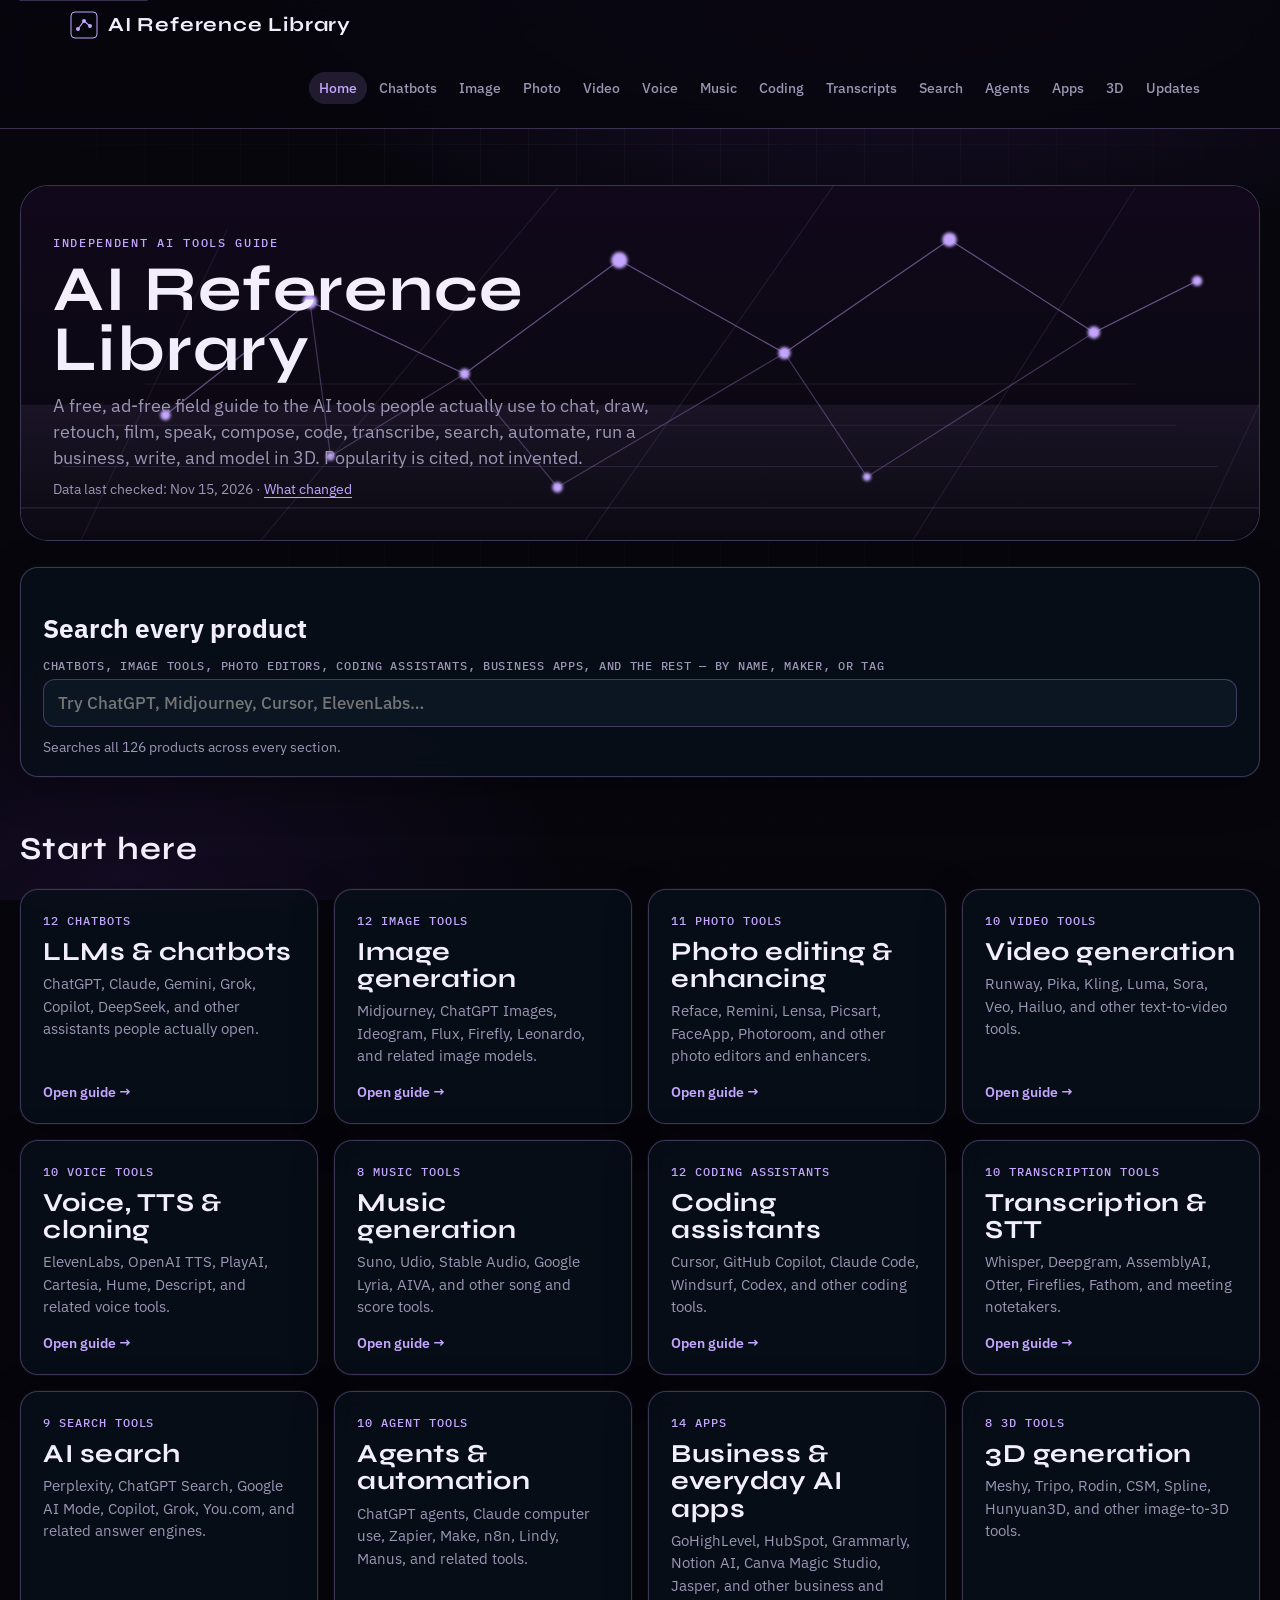
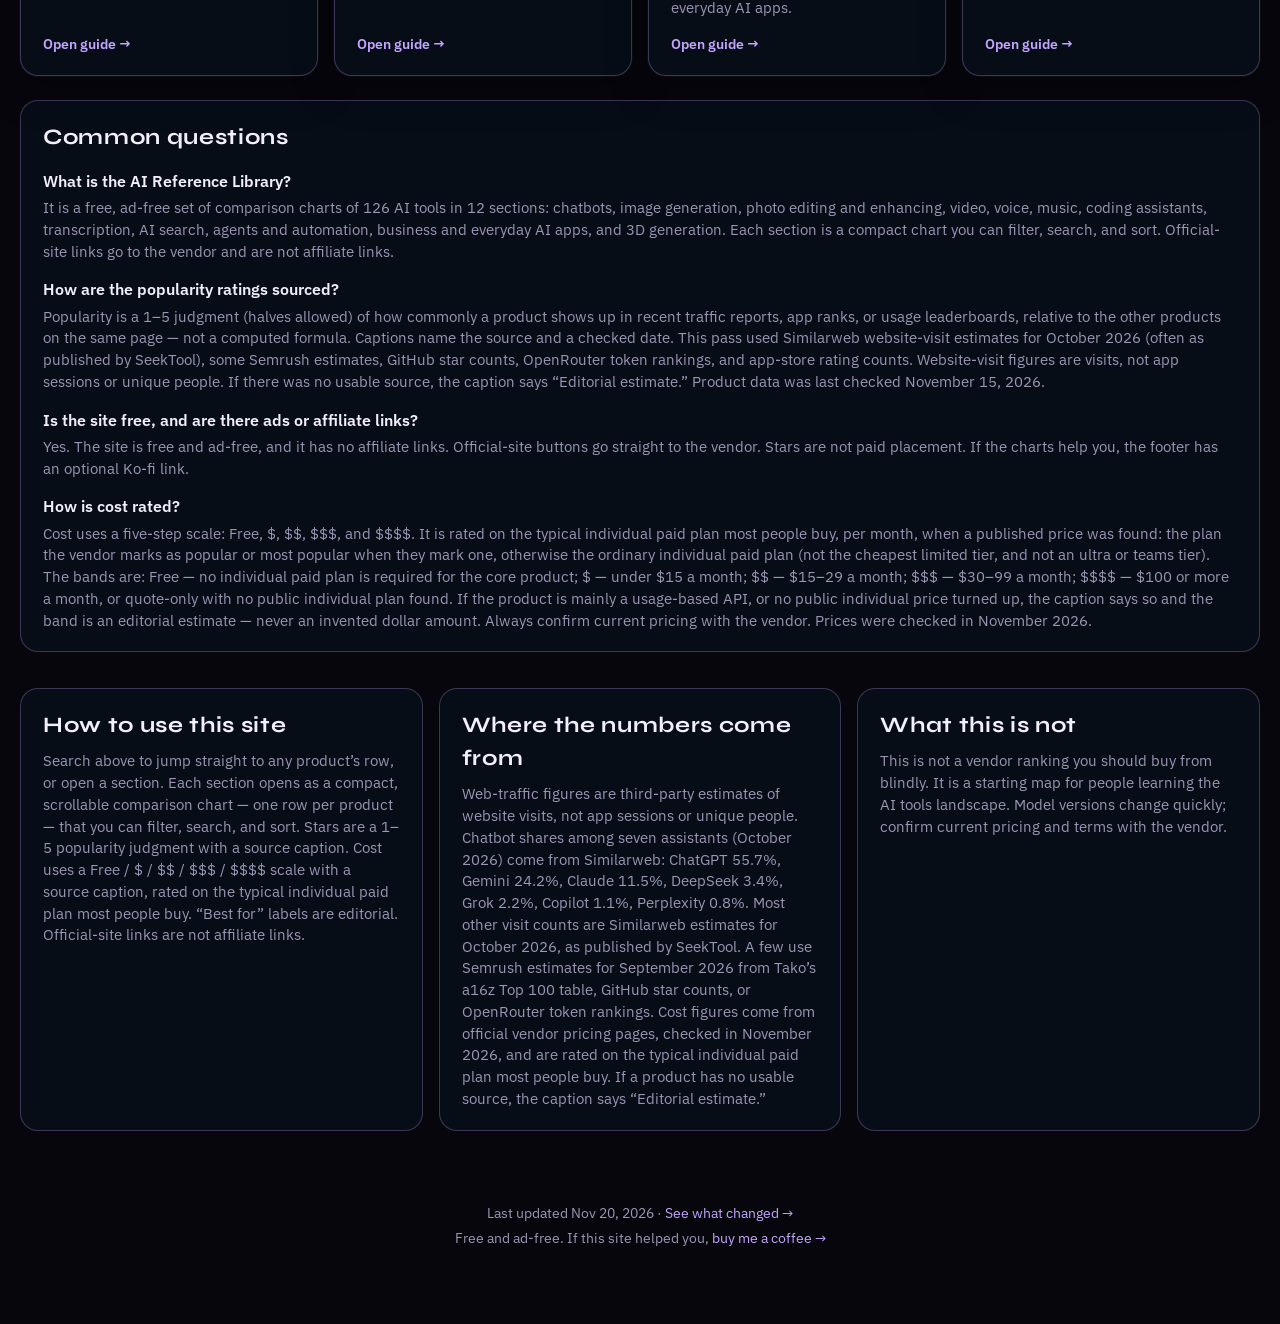
<file: index.html>
<!doctype html>
<html lang="en">
<head>
<meta charset="utf-8">
<meta name="viewport" content="width=device-width,initial-scale=1,viewport-fit=cover">
<title>AI Reference Library — free AI tools comparison charts</title>
<meta name="description" content="Free, ad-free comparison charts of 126 AI tools across 12 sections, with cited popularity and cost ratings. No ads and no affiliate links.">
<link rel="canonical" href="https://aitoolchart.net/">
<meta property="og:type" content="website">
<meta property="og:site_name" content="AI Reference Library">
<meta property="og:title" content="AI Reference Library — free AI tools comparison charts">
<meta property="og:description" content="Free, ad-free comparison charts of 126 AI tools across 12 sections, with cited popularity and cost ratings. No ads and no affiliate links.">
<meta property="og:url" content="https://aitoolchart.net/">
<meta property="og:image" content="https://aitoolchart.net/og-image.png">
<meta property="og:image:width" content="1200">
<meta property="og:image:height" content="630">
<meta property="og:image:alt" content="AI Reference Library: a dark grid and connected nodes">
<meta name="twitter:card" content="summary_large_image">
<meta name="twitter:title" content="AI Reference Library — free AI tools comparison charts">
<meta name="twitter:description" content="Free, ad-free comparison charts of 126 AI tools across 12 sections, with cited popularity and cost ratings. No ads and no affiliate links.">
<meta name="twitter:image" content="https://aitoolchart.net/og-image.png">
<meta name="twitter:image:alt" content="AI Reference Library: a dark grid and connected nodes">
<link rel="alternate" type="text/plain" title="LLM summary" href="https://aitoolchart.net/llms.txt">
<link rel="icon" href="favicon.ico" sizes="any">
<link rel="icon" href="favicon.svg" type="image/svg+xml">
<link rel="apple-touch-icon" href="apple-touch-icon.png">
<link rel="preconnect" href="https://fonts.googleapis.com">
<link rel="preconnect" href="https://fonts.gstatic.com" crossorigin>
<link rel="stylesheet" href="https://fonts.googleapis.com/css2?family=IBM+Plex+Mono:wght@400;500&family=IBM+Plex+Sans:wght@400;500;600;700&family=Syne:wght@600;700;800&display=swap">
<link rel="stylesheet" href="theme.css?v=20261120a">
<script type="application/ld+json">{"@context": "https://schema.org", "@type": "WebSite", "name": "AI Reference Library", "url": "https://aitoolchart.net/", "description": "Free, ad-free comparison charts of 126 AI tools across 12 sections, with cited popularity and cost ratings. No ads and no affiliate links.", "inLanguage": "en-US", "publisher": {"@type": "Person", "name": "Marcus Travis", "url": "https://ko-fi.com/marcustravis"}}</script>
<script type="application/ld+json">{"@context": "https://schema.org", "@type": "Organization", "name": "AI Reference Library", "url": "https://aitoolchart.net/", "logo": "https://aitoolchart.net/og-image.png", "founder": {"@type": "Person", "name": "Marcus Travis", "url": "https://ko-fi.com/marcustravis"}, "sameAs": ["https://ko-fi.com/marcustravis", "https://github.com/MarcusTravis/ai-reference"]}</script>
<script type="application/ld+json">{"@context": "https://schema.org", "@type": "FAQPage", "mainEntity": [{"@type": "Question", "name": "What is the AI Reference Library?", "acceptedAnswer": {"@type": "Answer", "text": "It is a free, ad-free set of comparison charts of 126 AI tools in 12 sections: chatbots, image generation, photo editing and enhancing, video, voice, music, coding assistants, transcription, AI search, agents and automation, business and everyday AI apps, and 3D generation. Each section is a compact chart you can filter, search, and sort. Official-site links go to the vendor and are not affiliate links."}}, {"@type": "Question", "name": "How are the popularity ratings sourced?", "acceptedAnswer": {"@type": "Answer", "text": "Popularity is a 1–5 judgment (halves allowed) of how commonly a product shows up in recent traffic reports, app ranks, or usage leaderboards, relative to the other products on the same page — not a computed formula. Captions name the source and a checked date. This pass used Similarweb website-visit estimates for October 2026 (often as published by SeekTool), some Semrush estimates, GitHub star counts, OpenRouter token rankings, and app-store rating counts. Website-visit figures are visits, not app sessions or unique people. If there was no usable source, the caption says “Editorial estimate.” Product data was last checked November 15, 2026."}}, {"@type": "Question", "name": "Is the site free, and are there ads or affiliate links?", "acceptedAnswer": {"@type": "Answer", "text": "Yes. The site is free and ad-free, and it has no affiliate links. Official-site buttons go straight to the vendor. Stars are not paid placement. If the charts help you, the footer has an optional Ko-fi link."}}, {"@type": "Question", "name": "How is cost rated?", "acceptedAnswer": {"@type": "Answer", "text": "Cost uses a five-step scale: Free, $, $$, $$$, and $$$$. It is rated on the typical individual paid plan most people buy, per month, when a published price was found: the plan the vendor marks as popular or most popular when they mark one, otherwise the ordinary individual paid plan (not the cheapest limited tier, and not an ultra or teams tier). The bands are: Free — no individual paid plan is required for the core product; $ — under $15 a month; $$ — $15–29 a month; $$$ — $30–99 a month; $$$$ — $100 or more a month, or quote-only with no public individual plan found. If the product is mainly a usage-based API, or no public individual price turned up, the caption says so and the band is an editorial estimate — never an invented dollar amount. Always confirm current pricing with the vendor. Prices were checked in November 2026."}}]}</script>
</head>
<body>
<div class="page-bg"></div>
<a class="skip" href="#main">Skip to content</a>
<nav class="topnav" aria-label="Primary">
  <div class="inner">
    <a class="brand" href="index.html">
      <svg width="28" height="28" viewBox="0 0 28 28" aria-hidden="true">
        <rect x="1" y="1" width="26" height="26" rx="4" fill="none" stroke="#c4a6ff" stroke-width="1"/>
        <circle cx="8" cy="18" r="2" fill="#c4a6ff"/>
        <circle cx="14" cy="10" r="2" fill="#c4a6ff"/>
        <circle cx="20" cy="15" r="2" fill="#c4a6ff"/>
        <path d="M8 18 L14 10 L20 15" fill="none" stroke="#c4a6ff" stroke-width="1.2"/>
      </svg>
      AI Reference Library
    </a>
    <ul class="nav-links"><li><a href="index.html" aria-current="page">Home</a></li><li><a href="chatbots.html">Chatbots</a></li><li><a href="image.html">Image</a></li><li><a href="photo.html">Photo</a></li><li><a href="video.html">Video</a></li><li><a href="voice.html">Voice</a></li><li><a href="music.html">Music</a></li><li><a href="coding.html">Coding</a></li><li><a href="transcription.html">Transcripts</a></li><li><a href="search.html">Search</a></li><li><a href="agents.html">Agents</a></li><li><a href="apps.html">Apps</a></li><li><a href="gen3d.html">3D</a></li><li><a href="updates.html">Updates</a></li></ul>
  </div>
</nav>
<div class="wrap chart-wrap" id="main">
<header class="hero">
  <div class="hero-art"><svg class="hero-svg" viewBox="0 0 1200 420" preserveAspectRatio="xMidYMid slice" aria-hidden="true">
  <defs>
    <linearGradient id="sky" x1="0" y1="0" x2="0" y2="1">
      <stop offset="0%" stop-color="#12081c"/>
      <stop offset="55%" stop-color="#0c0814"/>
      <stop offset="100%" stop-color="#07060d"/>
    </linearGradient>
    <linearGradient id="glow" x1="0" y1="1" x2="0" y2="0">
      <stop offset="0%" stop-color="#c4a6ff" stop-opacity="0.0"/>
      <stop offset="100%" stop-color="#c4a6ff" stop-opacity="0.35"/>
    </linearGradient>
    <filter id="soft"><feGaussianBlur stdDeviation="1.4"/></filter>
  </defs>
  <rect width="1200" height="420" fill="url(#sky)"/>
  <g stroke="#c4a6ff" stroke-opacity="0.16" fill="none" stroke-width="1">
    <path d="M-40,390 L1240,390"/>
    <path d="M0,350 L1200,350" stroke-opacity="0.14"/>
    <path d="M40,310 L1160,310" stroke-opacity="0.12"/>
    <path d="M80,270 L1120,270" stroke-opacity="0.10"/>
    <path d="M120,230 L1080,230" stroke-opacity="0.08"/>
    <path d="M200,80 L40,420" stroke-opacity="0.10"/>
    <path d="M520,40 L200,420" stroke-opacity="0.11"/>
    <path d="M800,20 L520,420" stroke-opacity="0.12"/>
    <path d="M1080,40 L840,420" stroke-opacity="0.11"/>
    <path d="M1280,80 L1120,420" stroke-opacity="0.10"/>
  </g>
  <g fill="none" stroke="#c4a6ff" stroke-opacity="0.45" stroke-width="1.2">
    <path d="M140,260 L280,150 L430,220 L580,110 L740,200 L900,90 L1040,180 L1140,130"/>
    <path d="M280,150 L300,300 L430,220 L520,330 L740,200 L820,320 L1040,180" stroke-opacity="0.28"/>
  </g>
  <g fill="#c4a6ff" filter="url(#soft)">
    <circle cx="140" cy="260" r="5"/>
    <circle cx="280" cy="150" r="7"/>
    <circle cx="430" cy="220" r="5"/>
    <circle cx="580" cy="110" r="8"/>
    <circle cx="740" cy="200" r="6"/>
    <circle cx="900" cy="90" r="7"/>
    <circle cx="1040" cy="180" r="6"/>
    <circle cx="1140" cy="130" r="5"/>
    <circle cx="300" cy="300" r="4"/>
    <circle cx="520" cy="330" r="5"/>
    <circle cx="820" cy="320" r="4"/>
  </g>
  <rect x="0" y="250" width="1200" height="170" fill="url(#glow)" opacity="0.22"/>
</svg>
</div>
  <div class="hero-copy">
    <span class="eyebrow">Independent AI tools guide</span>
    <h1>AI Reference Library</h1>
    <p class="lede">A free, ad-free field guide to the AI tools people actually use to chat, draw, retouch, film, speak, compose, code, transcribe, search, automate, run a business, write, and model in 3D. Popularity is cited, not invented.</p>
    <p class="checked">Data last checked: <time datetime="2026-11-15">Nov 15, 2026</time> · <a href="updates.html">What changed</a></p>
  </div>
</header>
  <section class="site-search" role="search" aria-labelledby="site-search-h">
    <h2 id="site-search-h">Search every product</h2>
    <label for="site-search">Chatbots, image tools, photo editors, coding assistants, business apps, and the rest — by name, maker, or tag</label>
    <input type="search" id="site-search" placeholder="Try ChatGPT, Midjourney, Cursor, ElevenLabs…" autocomplete="off" spellcheck="false" aria-describedby="site-status" aria-controls="site-results">
    <p class="sr-status" id="site-status" aria-live="polite">Searches all 126 products across every section.</p>
    <ul class="sr-list" id="site-results" hidden></ul>
  </section>
  <section class="grp">
    <h2>Start here</h2>
    <div class="grid"><a class="card" href="chatbots.html"><span class="cnt">12 chatbots</span><span class="nm">LLMs &amp; chatbots</span><span class="ds">ChatGPT, Claude, Gemini, Grok, Copilot, DeepSeek, and other assistants people actually open.</span><span class="go">Open guide →</span></a><a class="card" href="image.html"><span class="cnt">12 image tools</span><span class="nm">Image generation</span><span class="ds">Midjourney, ChatGPT Images, Ideogram, Flux, Firefly, Leonardo, and related image models.</span><span class="go">Open guide →</span></a><a class="card" href="photo.html"><span class="cnt">11 photo tools</span><span class="nm">Photo editing &amp; enhancing</span><span class="ds">Reface, Remini, Lensa, Picsart, FaceApp, Photoroom, and other photo editors and enhancers.</span><span class="go">Open guide →</span></a><a class="card" href="video.html"><span class="cnt">10 video tools</span><span class="nm">Video generation</span><span class="ds">Runway, Pika, Kling, Luma, Sora, Veo, Hailuo, and other text-to-video tools.</span><span class="go">Open guide →</span></a><a class="card" href="voice.html"><span class="cnt">10 voice tools</span><span class="nm">Voice, TTS &amp; cloning</span><span class="ds">ElevenLabs, OpenAI TTS, PlayAI, Cartesia, Hume, Descript, and related voice tools.</span><span class="go">Open guide →</span></a><a class="card" href="music.html"><span class="cnt">8 music tools</span><span class="nm">Music generation</span><span class="ds">Suno, Udio, Stable Audio, Google Lyria, AIVA, and other song and score tools.</span><span class="go">Open guide →</span></a><a class="card" href="coding.html"><span class="cnt">12 coding assistants</span><span class="nm">Coding assistants</span><span class="ds">Cursor, GitHub Copilot, Claude Code, Windsurf, Codex, and other coding tools.</span><span class="go">Open guide →</span></a><a class="card" href="transcription.html"><span class="cnt">10 transcription tools</span><span class="nm">Transcription &amp; STT</span><span class="ds">Whisper, Deepgram, AssemblyAI, Otter, Fireflies, Fathom, and meeting notetakers.</span><span class="go">Open guide →</span></a><a class="card" href="search.html"><span class="cnt">9 search tools</span><span class="nm">AI search</span><span class="ds">Perplexity, ChatGPT Search, Google AI Mode, Copilot, Grok, You.com, and related answer engines.</span><span class="go">Open guide →</span></a><a class="card" href="agents.html"><span class="cnt">10 agent tools</span><span class="nm">Agents &amp; automation</span><span class="ds">ChatGPT agents, Claude computer use, Zapier, Make, n8n, Lindy, Manus, and related tools.</span><span class="go">Open guide →</span></a><a class="card" href="apps.html"><span class="cnt">14 apps</span><span class="nm">Business &amp; everyday AI apps</span><span class="ds">GoHighLevel, HubSpot, Grammarly, Notion AI, Canva Magic Studio, Jasper, and other business and everyday AI apps.</span><span class="go">Open guide →</span></a><a class="card" href="gen3d.html"><span class="cnt">8 3D tools</span><span class="nm">3D generation</span><span class="ds">Meshy, Tripo, Rodin, CSM, Spline, Hunyuan3D, and other image-to-3D tools.</span><span class="go">Open guide →</span></a></div>
  </section>
  <section class="faq" id="faq">
    <h2>Common questions</h2>
    <div><h3>What is the AI Reference Library?</h3><p>It is a free, ad-free set of comparison charts of 126 AI tools in 12 sections: chatbots, image generation, photo editing and enhancing, video, voice, music, coding assistants, transcription, AI search, agents and automation, business and everyday AI apps, and 3D generation. Each section is a compact chart you can filter, search, and sort. Official-site links go to the vendor and are not affiliate links.</p></div><div><h3>How are the popularity ratings sourced?</h3><p>Popularity is a 1–5 judgment (halves allowed) of how commonly a product shows up in recent traffic reports, app ranks, or usage leaderboards, relative to the other products on the same page — not a computed formula. Captions name the source and a checked date. This pass used Similarweb website-visit estimates for October 2026 (often as published by SeekTool), some Semrush estimates, GitHub star counts, OpenRouter token rankings, and app-store rating counts. Website-visit figures are visits, not app sessions or unique people. If there was no usable source, the caption says “Editorial estimate.” Product data was last checked November 15, 2026.</p></div><div><h3>Is the site free, and are there ads or affiliate links?</h3><p>Yes. The site is free and ad-free, and it has no affiliate links. Official-site buttons go straight to the vendor. Stars are not paid placement. If the charts help you, the footer has an optional Ko-fi link.</p></div><div><h3>How is cost rated?</h3><p>Cost uses a five-step scale: Free, $, $$, $$$, and $$$$. It is rated on the typical individual paid plan most people buy, per month, when a published price was found: the plan the vendor marks as popular or most popular when they mark one, otherwise the ordinary individual paid plan (not the cheapest limited tier, and not an ultra or teams tier). The bands are: Free — no individual paid plan is required for the core product; $ — under $15 a month; $$ — $15–29 a month; $$$ — $30–99 a month; $$$$ — $100 or more a month, or quote-only with no public individual plan found. If the product is mainly a usage-based API, or no public individual price turned up, the caption says so and the band is an editorial estimate — never an invented dollar amount. Always confirm current pricing with the vendor. Prices were checked in November 2026.</p></div>
  </section>
  <div class="notes">
    <section>
      <h2>How to use this site</h2>
      <p>Search above to jump straight to any product’s row, or open a section. Each section opens as a compact, scrollable comparison chart — one row per product — that you can filter, search, and sort. Stars are a 1–5 popularity judgment with a source caption. Cost uses a Free / $ / $$ / $$$ / $$$$ scale with a source caption, rated on the typical individual paid plan most people buy. “Best for” labels are editorial. Official-site links are not affiliate links.</p>
    </section>
    <section>
      <h2>Where the numbers come from</h2>
      <p>Web-traffic figures are third-party estimates of website visits, not app sessions or unique people. Chatbot shares among seven assistants (October 2026) come from Similarweb: ChatGPT 55.7%, Gemini 24.2%, Claude 11.5%, DeepSeek 3.4%, Grok 2.2%, Copilot 1.1%, Perplexity 0.8%. Most other visit counts are Similarweb estimates for October 2026, as published by SeekTool. A few use Semrush estimates for September 2026 from Tako’s a16z Top 100 table, GitHub star counts, or OpenRouter token rankings. Cost figures come from official vendor pricing pages, checked in November 2026, and are rated on the typical individual paid plan most people buy. If a product has no usable source, the caption says “Editorial estimate.”</p>
    </section>
    <section>
      <h2>What this is not</h2>
      <p>This is not a vendor ranking you should buy from blindly. It is a starting map for people learning the AI tools landscape. Model versions change quickly; confirm current pricing and terms with the vendor.</p>
    </section>
  </div>
</div>
<footer class="site-footer">
<p class="kofi updated">Last updated <time datetime="2026-11-20">Nov 20, 2026</time> · <a href="updates.html">See what changed →</a></p>
<p class="kofi">Free and ad-free. If this site helped you, <a href="https://ko-fi.com/marcustravis" target="_blank" rel="noopener">buy me a coffee →</a></p>
</footer>
<script>
(function () {
  function syncNavH() {
    var nav = document.querySelector(".topnav");
    if (!nav) return;
    document.documentElement.style.setProperty("--nav-h", Math.ceil(nav.getBoundingClientRect().height) + "px");
  }
  syncNavH();
  window.addEventListener("resize", syncNavH);
  if (window.ResizeObserver && document.querySelector(".topnav")) {
    new ResizeObserver(syncNavH).observe(document.querySelector(".topnav"));
  }
})();
</script>

<script>window.SEARCH_INDEX = [{"name": "ChatGPT", "maker": "OpenAI", "tags": ["Consumer app", "API", "Paid plan", "Voice", "Search"], "icon": "chatgpt", "section": "LLMs & chatbots", "href": "chatbots.html#p-chatgpt"}, {"name": "Gemini", "maker": "Google", "tags": ["Consumer app", "API", "Paid plan", "Voice", "Search"], "icon": "gemini", "section": "LLMs & chatbots", "href": "chatbots.html#p-gemini"}, {"name": "Claude", "maker": "Anthropic", "tags": ["Consumer app", "API", "Paid plan", "Coding"], "icon": "claude", "section": "LLMs & chatbots", "href": "chatbots.html#p-claude"}, {"name": "DeepSeek", "maker": "DeepSeek", "tags": ["Consumer app", "API", "Open weights", "Free tier"], "icon": "deepseek", "section": "LLMs & chatbots", "href": "chatbots.html#p-deepseek"}, {"name": "Grok", "maker": "xAI", "tags": ["Consumer app", "API", "Paid plan", "Search"], "icon": "grok", "section": "LLMs & chatbots", "href": "chatbots.html#p-grok"}, {"name": "Microsoft Copilot", "maker": "Microsoft", "tags": ["Consumer app", "Paid plan", "Office"], "icon": "copilot", "section": "LLMs & chatbots", "href": "chatbots.html#p-microsoft-copilot"}, {"name": "Meta AI", "maker": "Meta", "tags": ["Consumer app", "Free tier", "Voice"], "icon": "meta-ai", "section": "LLMs & chatbots", "href": "chatbots.html#p-meta-ai"}, {"name": "Qwen", "maker": "Alibaba (Qwen)", "tags": ["Consumer app", "API", "Open weights", "Free tier"], "icon": "qwen", "section": "LLMs & chatbots", "href": "chatbots.html#p-qwen"}, {"name": "Kimi", "maker": "Moonshot AI", "tags": ["Consumer app", "API", "Free tier"], "icon": "kimi", "section": "LLMs & chatbots", "href": "chatbots.html#p-kimi"}, {"name": "Z.ai (GLM)", "maker": "Zhipu / Z.ai", "tags": ["Consumer app", "API", "Open weights", "Free tier"], "icon": "zai", "section": "LLMs & chatbots", "href": "chatbots.html#p-z-ai-glm"}, {"name": "Mistral Le Chat", "maker": "Mistral AI", "tags": ["Consumer app", "API", "Open weights", "Paid plan"], "icon": "mistral", "section": "LLMs & chatbots", "href": "chatbots.html#p-mistral-le-chat"}, {"name": "Character.AI", "maker": "Character.AI", "tags": ["Consumer app", "Paid plan"], "icon": "character-ai", "section": "LLMs & chatbots", "href": "chatbots.html#p-character-ai"}, {"name": "Midjourney", "maker": "Midjourney", "tags": ["Consumer app", "Paid plan", "Discord"], "icon": "midjourney", "section": "Image generation", "href": "image.html#p-midjourney"}, {"name": "ChatGPT Images", "maker": "OpenAI", "tags": ["Consumer app", "Paid plan"], "icon": "chatgpt-images", "section": "Image generation", "href": "image.html#p-chatgpt-images"}, {"name": "Gemini Images", "maker": "Google", "tags": ["Consumer app", "Paid plan"], "icon": "gemini-images", "section": "Image generation", "href": "image.html#p-gemini-images"}, {"name": "Adobe Firefly", "maker": "Adobe", "tags": ["Consumer app", "Paid plan", "Creative Cloud"], "icon": "firefly", "section": "Image generation", "href": "image.html#p-adobe-firefly"}, {"name": "Flux", "maker": "Black Forest Labs", "tags": ["API", "Consumer app", "Open weights"], "icon": "flux", "section": "Image generation", "href": "image.html#p-flux"}, {"name": "Ideogram", "maker": "Ideogram", "tags": ["Consumer app", "Paid plan"], "icon": "ideogram", "section": "Image generation", "href": "image.html#p-ideogram"}, {"name": "Leonardo", "maker": "Leonardo.Ai", "tags": ["Consumer app", "Paid plan"], "icon": "leonardo", "section": "Image generation", "href": "image.html#p-leonardo"}, {"name": "Recraft", "maker": "Recraft", "tags": ["Consumer app", "Paid plan", "Vector"], "icon": "recraft", "section": "Image generation", "href": "image.html#p-recraft"}, {"name": "Grok Imagine", "maker": "xAI", "tags": ["Consumer app", "Paid plan"], "icon": "grok-imagine", "section": "Image generation", "href": "image.html#p-grok-imagine"}, {"name": "DreamStudio", "maker": "Stability AI", "tags": ["Consumer app", "API", "Open weights"], "icon": "dreamstudio", "section": "Image generation", "href": "image.html#p-dreamstudio"}, {"name": "Microsoft Designer", "maker": "Microsoft", "tags": ["Consumer app", "Paid plan", "Office"], "icon": "designer", "section": "Image generation", "href": "image.html#p-microsoft-designer"}, {"name": "SeaArt", "maker": "SeaArt", "tags": ["Consumer app", "Free tier", "Paid plan"], "icon": "seaart", "section": "Image generation", "href": "image.html#p-seaart"}, {"name": "Picsart", "maker": "Picsart", "tags": ["Consumer app", "Free tier", "Paid plan", "Retouching"], "icon": "picsart", "section": "Photo editing & enhancing", "href": "photo.html#p-picsart"}, {"name": "Photoroom", "maker": "Photoroom", "tags": ["Consumer app", "Free tier", "Paid plan", "Background removal"], "icon": "photoroom", "section": "Photo editing & enhancing", "href": "photo.html#p-photoroom"}, {"name": "FaceApp", "maker": "FaceApp Technology", "tags": ["Consumer app", "Paid plan", "Retouching"], "icon": "faceapp", "section": "Photo editing & enhancing", "href": "photo.html#p-faceapp"}, {"name": "Facetune", "maker": "Lightricks", "tags": ["Consumer app", "Paid plan", "Retouching", "AI avatars"], "icon": "facetune", "section": "Photo editing & enhancing", "href": "photo.html#p-facetune"}, {"name": "Reface", "maker": "Reface", "tags": ["Consumer app", "Paid plan", "Face swap", "AI avatars"], "icon": "reface", "section": "Photo editing & enhancing", "href": "photo.html#p-reface"}, {"name": "Remini", "maker": "Bending Spoons", "tags": ["Consumer app", "Paid plan", "Photo enhance"], "icon": "remini", "section": "Photo editing & enhancing", "href": "photo.html#p-remini"}, {"name": "Fotor", "maker": "Fotor", "tags": ["Consumer app", "Free tier", "Paid plan", "Photo enhance"], "icon": "fotor", "section": "Photo editing & enhancing", "href": "photo.html#p-fotor"}, {"name": "Lensa", "maker": "Prisma Labs", "tags": ["Consumer app", "Paid plan", "AI avatars", "Retouching"], "icon": "lensa", "section": "Photo editing & enhancing", "href": "photo.html#p-lensa"}, {"name": "Topaz Photo", "maker": "Topaz Labs", "tags": ["Consumer app", "Paid plan", "Photo enhance", "Desktop app"], "icon": "topaz-photo", "section": "Photo editing & enhancing", "href": "photo.html#p-topaz-photo"}, {"name": "Let's Enhance", "maker": "LetsEnhance", "tags": ["Consumer app", "Free tier", "Paid plan", "Photo enhance"], "icon": "lets-enhance", "section": "Photo editing & enhancing", "href": "photo.html#p-let-s-enhance"}, {"name": "Magnific", "maker": "Magnific (Freepik)", "tags": ["Consumer app", "Paid plan", "Photo enhance"], "icon": "magnific", "section": "Photo editing & enhancing", "href": "photo.html#p-magnific"}, {"name": "Runway", "maker": "Runway", "tags": ["Consumer app", "Paid plan"], "icon": "runway", "section": "Video generation", "href": "video.html#p-runway"}, {"name": "Google Veo", "maker": "Google", "tags": ["Consumer app", "Paid plan"], "icon": "veo", "section": "Video generation", "href": "video.html#p-google-veo"}, {"name": "Sora", "maker": "OpenAI", "tags": ["Consumer app", "Paid plan"], "icon": "sora", "section": "Video generation", "href": "video.html#p-sora"}, {"name": "Kling", "maker": "Kuaishou", "tags": ["Consumer app", "Paid plan"], "icon": "kling", "section": "Video generation", "href": "video.html#p-kling"}, {"name": "Luma Dream Machine", "maker": "Luma AI", "tags": ["Consumer app", "Paid plan"], "icon": "luma", "section": "Video generation", "href": "video.html#p-luma-dream-machine"}, {"name": "Pika", "maker": "Pika", "tags": ["Consumer app", "Paid plan"], "icon": "pika", "section": "Video generation", "href": "video.html#p-pika"}, {"name": "Hailuo", "maker": "MiniMax", "tags": ["Consumer app", "Paid plan"], "icon": "hailuo", "section": "Video generation", "href": "video.html#p-hailuo"}, {"name": "Adobe Firefly Video", "maker": "Adobe", "tags": ["Consumer app", "Paid plan", "Creative Cloud"], "icon": "firefly-video", "section": "Video generation", "href": "video.html#p-adobe-firefly-video"}, {"name": "HeyGen", "maker": "HeyGen", "tags": ["Consumer app", "Paid plan", "Avatars"], "icon": "heygen", "section": "Video generation", "href": "video.html#p-heygen"}, {"name": "Vidu", "maker": "ShengShu / Vidu", "tags": ["Consumer app", "Paid plan"], "icon": "vidu", "section": "Video generation", "href": "video.html#p-vidu"}, {"name": "ElevenLabs", "maker": "ElevenLabs", "tags": ["Consumer app", "API", "Paid plan", "Cloning"], "icon": "elevenlabs", "section": "Voice, TTS & cloning", "href": "voice.html#p-elevenlabs"}, {"name": "OpenAI TTS", "maker": "OpenAI", "tags": ["API", "Consumer app", "Paid plan"], "icon": "openai-tts", "section": "Voice, TTS & cloning", "href": "voice.html#p-openai-tts"}, {"name": "Speechify", "maker": "Speechify", "tags": ["Consumer app", "Paid plan"], "icon": "speechify", "section": "Voice, TTS & cloning", "href": "voice.html#p-speechify"}, {"name": "Descript", "maker": "Descript", "tags": ["Consumer app", "Paid plan", "Cloning", "Editing"], "icon": "descript", "section": "Voice, TTS & cloning", "href": "voice.html#p-descript"}, {"name": "PlayAI", "maker": "PlayAI (Play.ht)", "tags": ["Consumer app", "API", "Paid plan", "Cloning"], "icon": "playai", "section": "Voice, TTS & cloning", "href": "voice.html#p-playai"}, {"name": "Cartesia", "maker": "Cartesia", "tags": ["API", "Paid plan"], "icon": "cartesia", "section": "Voice, TTS & cloning", "href": "voice.html#p-cartesia"}, {"name": "Hume", "maker": "Hume AI", "tags": ["API", "Consumer app", "Paid plan"], "icon": "hume", "section": "Voice, TTS & cloning", "href": "voice.html#p-hume"}, {"name": "Murf", "maker": "Murf", "tags": ["Consumer app", "Paid plan"], "icon": "murf", "section": "Voice, TTS & cloning", "href": "voice.html#p-murf"}, {"name": "Resemble AI", "maker": "Resemble AI", "tags": ["API", "Paid plan", "Cloning"], "icon": "resemble", "section": "Voice, TTS & cloning", "href": "voice.html#p-resemble-ai"}, {"name": "Google Cloud TTS", "maker": "Google", "tags": ["API"], "icon": "google-tts", "section": "Voice, TTS & cloning", "href": "voice.html#p-google-cloud-tts"}, {"name": "Suno", "maker": "Suno", "tags": ["Consumer app", "Paid plan"], "icon": "suno", "section": "Music generation", "href": "music.html#p-suno"}, {"name": "Udio", "maker": "Udio", "tags": ["Consumer app", "Paid plan"], "icon": "udio", "section": "Music generation", "href": "music.html#p-udio"}, {"name": "Stable Audio", "maker": "Stability AI", "tags": ["Consumer app", "API", "Paid plan"], "icon": "stable-audio", "section": "Music generation", "href": "music.html#p-stable-audio"}, {"name": "Google Lyria / MusicFX", "maker": "Google", "tags": ["Consumer app", "Paid plan"], "icon": "lyria", "section": "Music generation", "href": "music.html#p-google-lyria-musicfx"}, {"name": "Eleven Music", "maker": "ElevenLabs", "tags": ["Consumer app", "API", "Paid plan"], "icon": "eleven-music", "section": "Music generation", "href": "music.html#p-eleven-music"}, {"name": "AIVA", "maker": "AIVA", "tags": ["Consumer app", "Paid plan"], "icon": "aiva", "section": "Music generation", "href": "music.html#p-aiva"}, {"name": "Soundraw", "maker": "Soundraw", "tags": ["Consumer app", "Paid plan"], "icon": "soundraw", "section": "Music generation", "href": "music.html#p-soundraw"}, {"name": "Beatoven", "maker": "Beatoven.ai", "tags": ["Consumer app", "Paid plan"], "icon": "beatoven", "section": "Music generation", "href": "music.html#p-beatoven"}, {"name": "Cursor", "maker": "Anysphere / X Subscription", "tags": ["Editor", "Paid plan", "Agents"], "icon": "cursor", "section": "Coding assistants", "href": "coding.html#p-cursor"}, {"name": "GitHub Copilot", "maker": "GitHub (Microsoft)", "tags": ["Editor plugin", "Paid plan", "CLI"], "icon": "github-copilot", "section": "Coding assistants", "href": "coding.html#p-github-copilot"}, {"name": "Claude Code", "maker": "Anthropic", "tags": ["CLI", "Agent", "Paid plan"], "icon": "claude-code", "section": "Coding assistants", "href": "coding.html#p-claude-code"}, {"name": "OpenAI Codex", "maker": "OpenAI", "tags": ["CLI", "Editor plugin", "Agent", "Paid plan"], "icon": "codex", "section": "Coding assistants", "href": "coding.html#p-openai-codex"}, {"name": "Windsurf", "maker": "Windsurf (Cognition)", "tags": ["Editor", "Paid plan", "Agents"], "icon": "windsurf", "section": "Coding assistants", "href": "coding.html#p-windsurf"}, {"name": "Gemini Code Assist", "maker": "Google", "tags": ["Editor plugin", "Paid plan"], "icon": "gemini-code", "section": "Coding assistants", "href": "coding.html#p-gemini-code-assist"}, {"name": "Amazon Q Developer", "maker": "Amazon Web Services", "tags": ["Editor plugin", "Paid plan", "Cloud"], "icon": "amazon-q", "section": "Coding assistants", "href": "coding.html#p-amazon-q-developer"}, {"name": "Tabnine", "maker": "Tabnine", "tags": ["Editor plugin", "Paid plan"], "icon": "tabnine", "section": "Coding assistants", "href": "coding.html#p-tabnine"}, {"name": "JetBrains AI", "maker": "JetBrains", "tags": ["Editor plugin", "Paid plan"], "icon": "jetbrains-ai", "section": "Coding assistants", "href": "coding.html#p-jetbrains-ai"}, {"name": "Cline", "maker": "Cline", "tags": ["Editor plugin", "Agent", "Open source"], "icon": "cline", "section": "Coding assistants", "href": "coding.html#p-cline"}, {"name": "Aider", "maker": "Aider", "tags": ["CLI", "Agent", "Open source"], "icon": "aider", "section": "Coding assistants", "href": "coding.html#p-aider"}, {"name": "Continue", "maker": "Continue", "tags": ["Editor plugin", "Open source"], "icon": "continue", "section": "Coding assistants", "href": "coding.html#p-continue"}, {"name": "OpenAI Whisper", "maker": "OpenAI", "tags": ["Open source", "API"], "icon": "whisper", "section": "Transcription & STT", "href": "transcription.html#p-openai-whisper"}, {"name": "Otter", "maker": "Otter.ai", "tags": ["Consumer app", "Meetings", "Paid plan"], "icon": "otter", "section": "Transcription & STT", "href": "transcription.html#p-otter"}, {"name": "Deepgram", "maker": "Deepgram", "tags": ["API"], "icon": "deepgram", "section": "Transcription & STT", "href": "transcription.html#p-deepgram"}, {"name": "AssemblyAI", "maker": "AssemblyAI", "tags": ["API"], "icon": "assemblyai", "section": "Transcription & STT", "href": "transcription.html#p-assemblyai"}, {"name": "Fireflies", "maker": "Fireflies.ai", "tags": ["Consumer app", "Meetings", "Paid plan"], "icon": "fireflies", "section": "Transcription & STT", "href": "transcription.html#p-fireflies"}, {"name": "Fathom", "maker": "Fathom", "tags": ["Consumer app", "Meetings", "Free tier", "Paid plan"], "icon": "fathom", "section": "Transcription & STT", "href": "transcription.html#p-fathom"}, {"name": "Grain", "maker": "Grain", "tags": ["Consumer app", "Meetings", "Paid plan"], "icon": "grain", "section": "Transcription & STT", "href": "transcription.html#p-grain"}, {"name": "Rev", "maker": "Rev", "tags": ["Consumer app", "API", "Paid plan"], "icon": "rev", "section": "Transcription & STT", "href": "transcription.html#p-rev"}, {"name": "Descript (transcription)", "maker": "Descript", "tags": ["Consumer app", "Editing", "Paid plan"], "icon": "descript", "section": "Transcription & STT", "href": "transcription.html#p-descript-transcription"}, {"name": "Notta", "maker": "Notta", "tags": ["Consumer app", "Meetings", "Paid plan"], "icon": "notta", "section": "Transcription & STT", "href": "transcription.html#p-notta"}, {"name": "Perplexity", "maker": "Perplexity", "tags": ["Consumer app", "Paid plan", "Citations"], "icon": "perplexity", "section": "AI search", "href": "search.html#p-perplexity"}, {"name": "Google AI Mode", "maker": "Google", "tags": ["Search engine", "Paid plan"], "icon": "google-ai-mode", "section": "AI search", "href": "search.html#p-google-ai-mode"}, {"name": "ChatGPT Search", "maker": "OpenAI", "tags": ["Consumer app", "Paid plan", "Citations"], "icon": "chatgpt-search", "section": "AI search", "href": "search.html#p-chatgpt-search"}, {"name": "Microsoft Copilot (search)", "maker": "Microsoft", "tags": ["Consumer app", "Paid plan", "Citations"], "icon": "copilot-search", "section": "AI search", "href": "search.html#p-microsoft-copilot-search"}, {"name": "Grok (search)", "maker": "xAI", "tags": ["Consumer app", "Paid plan", "Citations"], "icon": "grok-search", "section": "AI search", "href": "search.html#p-grok-search"}, {"name": "You.com", "maker": "You.com", "tags": ["Consumer app", "Paid plan", "Citations"], "icon": "youcom", "section": "AI search", "href": "search.html#p-you-com"}, {"name": "Phind", "maker": "Phind", "tags": ["Consumer app", "Paid plan", "Developers"], "icon": "phind", "section": "AI search", "href": "search.html#p-phind"}, {"name": "Exa", "maker": "Exa", "tags": ["API", "Paid plan"], "icon": "exa", "section": "AI search", "href": "search.html#p-exa"}, {"name": "Brave Search / Leo", "maker": "Brave", "tags": ["Search engine", "Consumer app", "Paid plan"], "icon": "brave-leo", "section": "AI search", "href": "search.html#p-brave-search-leo"}, {"name": "ChatGPT Agent", "maker": "OpenAI", "tags": ["Consumer app", "Agent", "Paid plan"], "icon": "chatgpt-agent", "section": "Agents & automation", "href": "agents.html#p-chatgpt-agent"}, {"name": "Claude Computer Use", "maker": "Anthropic", "tags": ["Consumer app", "Agent", "Paid plan"], "icon": "claude-computer-use", "section": "Agents & automation", "href": "agents.html#p-claude-computer-use"}, {"name": "Zapier", "maker": "Zapier", "tags": ["Automation", "Paid plan", "No-code"], "icon": "zapier", "section": "Agents & automation", "href": "agents.html#p-zapier"}, {"name": "Make", "maker": "Make", "tags": ["Automation", "Paid plan", "No-code"], "icon": "make", "section": "Agents & automation", "href": "agents.html#p-make"}, {"name": "n8n", "maker": "n8n", "tags": ["Automation", "Open source", "Paid plan", "Self-hosted"], "icon": "n8n", "section": "Agents & automation", "href": "agents.html#p-n8n"}, {"name": "Lindy", "maker": "Lindy", "tags": ["Consumer app", "Agent", "Paid plan"], "icon": "lindy", "section": "Agents & automation", "href": "agents.html#p-lindy"}, {"name": "Manus", "maker": "Manus", "tags": ["Consumer app", "Agent", "Paid plan"], "icon": "manus", "section": "Agents & automation", "href": "agents.html#p-manus"}, {"name": "Microsoft Copilot Studio", "maker": "Microsoft", "tags": ["Low-code", "Agent", "Paid plan"], "icon": "copilot-studio", "section": "Agents & automation", "href": "agents.html#p-microsoft-copilot-studio"}, {"name": "Google Antigravity", "maker": "Google", "tags": ["Agent", "Paid plan", "Developers"], "icon": "antigravity", "section": "Agents & automation", "href": "agents.html#p-google-antigravity"}, {"name": "Relevance AI", "maker": "Relevance AI", "tags": ["Agent", "Paid plan"], "icon": "relevance-ai", "section": "Agents & automation", "href": "agents.html#p-relevance-ai"}, {"name": "Canva Magic Studio", "maker": "Canva", "tags": ["Personal", "Business", "Marketing"], "icon": "canva", "section": "Business & everyday AI apps", "href": "apps.html#p-canva-magic-studio"}, {"name": "Notion AI", "maker": "Notion", "tags": ["Personal", "Business", "Writing"], "icon": "notion-ai", "section": "Business & everyday AI apps", "href": "apps.html#p-notion-ai"}, {"name": "Salesforce Agentforce", "maker": "Salesforce", "tags": ["Business", "CRM and sales", "Support"], "icon": "salesforce-agentforce", "section": "Business & everyday AI apps", "href": "apps.html#p-salesforce-agentforce"}, {"name": "Zendesk AI", "maker": "Zendesk", "tags": ["Business", "Support"], "icon": "zendesk", "section": "Business & everyday AI apps", "href": "apps.html#p-zendesk-ai"}, {"name": "Grammarly", "maker": "Grammarly (Superhuman)", "tags": ["Personal", "Business", "Writing"], "icon": "grammarly", "section": "Business & everyday AI apps", "href": "apps.html#p-grammarly"}, {"name": "HubSpot (Breeze AI)", "maker": "HubSpot", "tags": ["Business", "Marketing", "CRM and sales"], "icon": "hubspot", "section": "Business & everyday AI apps", "href": "apps.html#p-hubspot-breeze-ai"}, {"name": "QuillBot", "maker": "QuillBot", "tags": ["Personal", "Writing"], "icon": "quillbot", "section": "Business & everyday AI apps", "href": "apps.html#p-quillbot"}, {"name": "ClickUp Brain", "maker": "ClickUp", "tags": ["Personal", "Business"], "icon": "clickup", "section": "Business & everyday AI apps", "href": "apps.html#p-clickup-brain"}, {"name": "Gamma", "maker": "Gamma", "tags": ["Personal", "Business", "Writing"], "icon": "gamma", "section": "Business & everyday AI apps", "href": "apps.html#p-gamma"}, {"name": "GoHighLevel (HighLevel)", "maker": "HighLevel", "tags": ["Business", "Marketing", "CRM and sales"], "icon": "gohighlevel", "section": "Business & everyday AI apps", "href": "apps.html#p-gohighlevel-highlevel"}, {"name": "Superhuman", "maker": "Superhuman", "tags": ["Personal", "Business", "Writing"], "icon": "superhuman", "section": "Business & everyday AI apps", "href": "apps.html#p-superhuman"}, {"name": "Intercom Fin", "maker": "Intercom", "tags": ["Business", "Support"], "icon": "intercom-fin", "section": "Business & everyday AI apps", "href": "apps.html#p-intercom-fin"}, {"name": "Jasper", "maker": "Jasper", "tags": ["Business", "Marketing", "Writing"], "icon": "jasper", "section": "Business & everyday AI apps", "href": "apps.html#p-jasper"}, {"name": "Copy.ai", "maker": "Copy.ai", "tags": ["Business", "Marketing", "Writing"], "icon": "copy-ai", "section": "Business & everyday AI apps", "href": "apps.html#p-copy-ai"}, {"name": "Meshy", "maker": "Meshy", "tags": ["Consumer app", "Paid plan"], "icon": "meshy", "section": "3D generation", "href": "gen3d.html#p-meshy"}, {"name": "Tripo", "maker": "VAST / Tripo", "tags": ["Consumer app", "API", "Paid plan"], "icon": "tripo", "section": "3D generation", "href": "gen3d.html#p-tripo"}, {"name": "Rodin", "maker": "Deemos / Hyper3D", "tags": ["Consumer app", "Paid plan"], "icon": "rodin", "section": "3D generation", "href": "gen3d.html#p-rodin"}, {"name": "CSM", "maker": "Common Sense Machines", "tags": ["Consumer app", "Paid plan"], "icon": "csm", "section": "3D generation", "href": "gen3d.html#p-csm"}, {"name": "Spline AI", "maker": "Spline", "tags": ["Consumer app", "Paid plan", "Web 3D"], "icon": "spline", "section": "3D generation", "href": "gen3d.html#p-spline-ai"}, {"name": "Hunyuan3D", "maker": "Tencent", "tags": ["Open weights", "API", "Consumer app"], "icon": "hunyuan3d", "section": "3D generation", "href": "gen3d.html#p-hunyuan3d"}, {"name": "Luma Genie", "maker": "Luma AI", "tags": ["Consumer app", "Paid plan"], "icon": "luma-genie", "section": "3D generation", "href": "gen3d.html#p-luma-genie"}, {"name": "3D AI Studio", "maker": "3D AI Studio", "tags": ["Consumer app", "Paid plan"], "icon": "3d-ai-studio", "section": "3D generation", "href": "gen3d.html#p-3d-ai-studio"}];</script>
<script src="home-search.js?v=20261120a"></script>
</body>
</html>
</file>
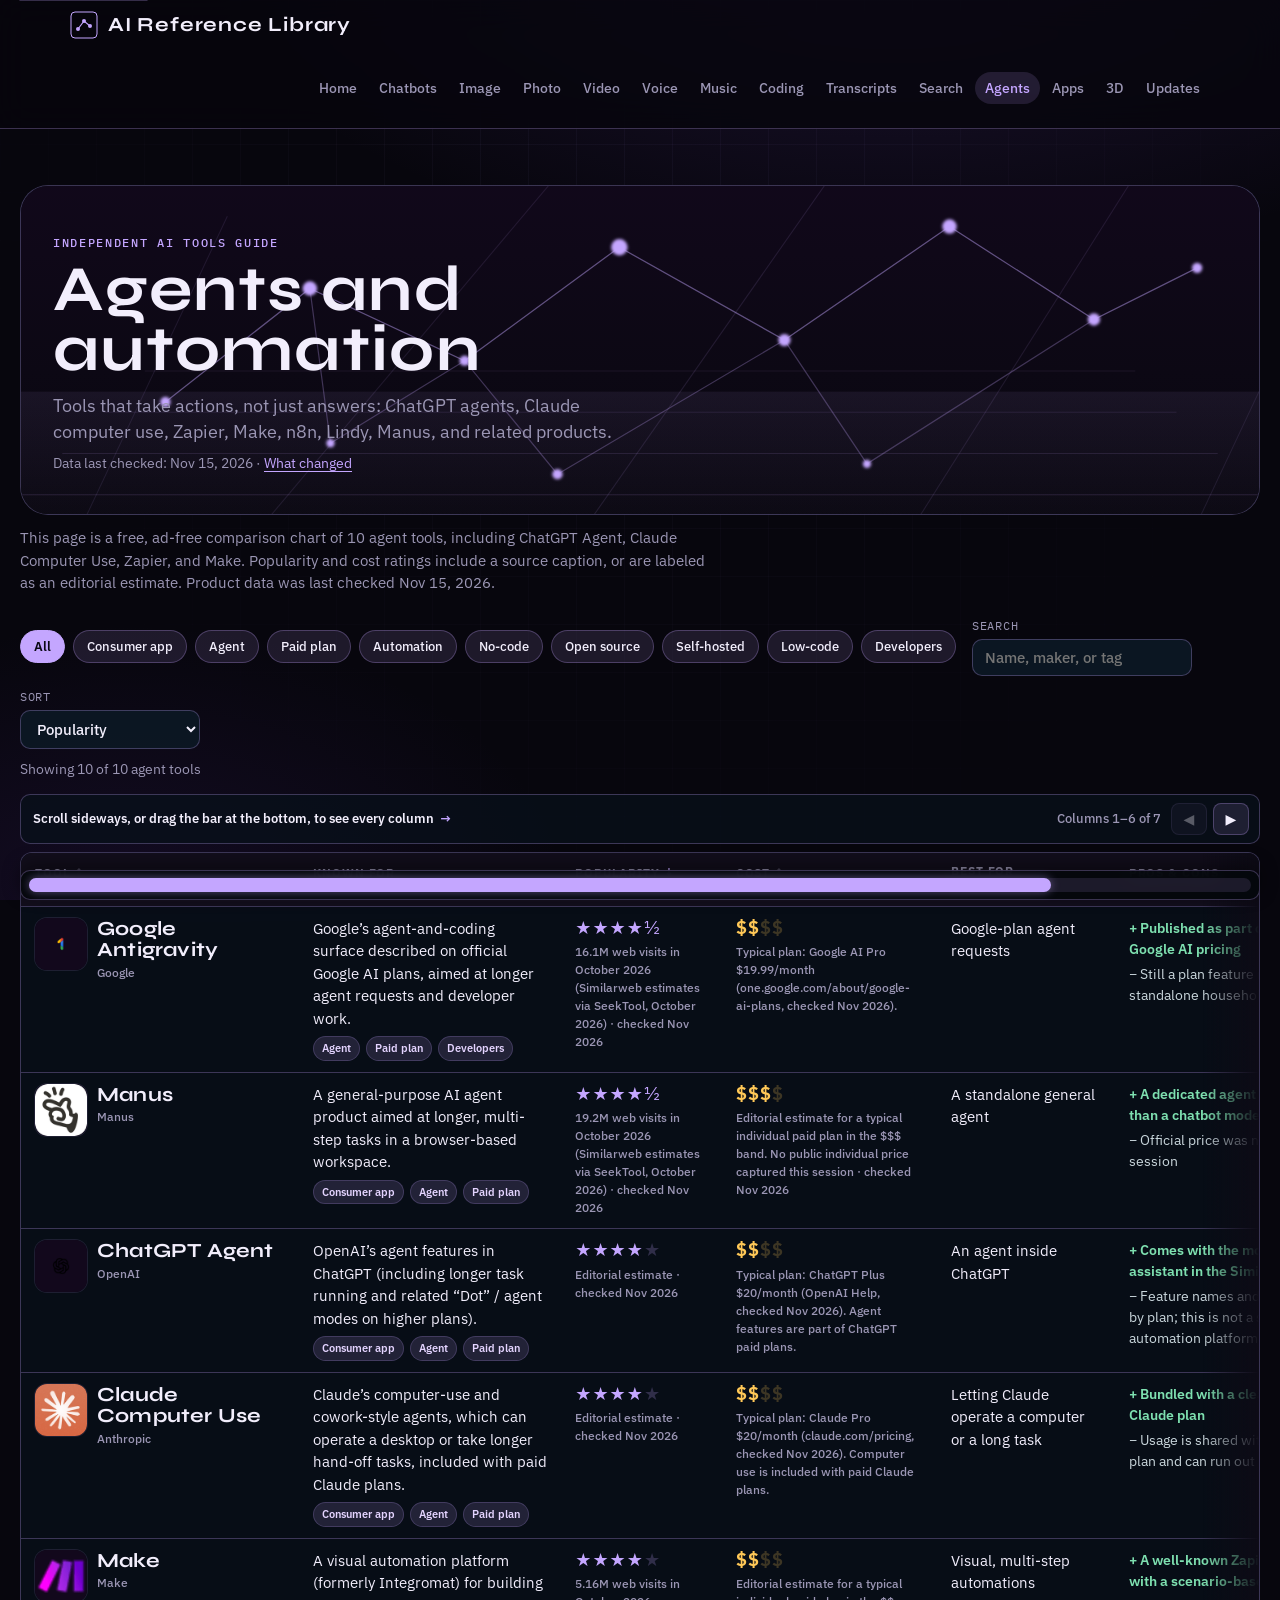
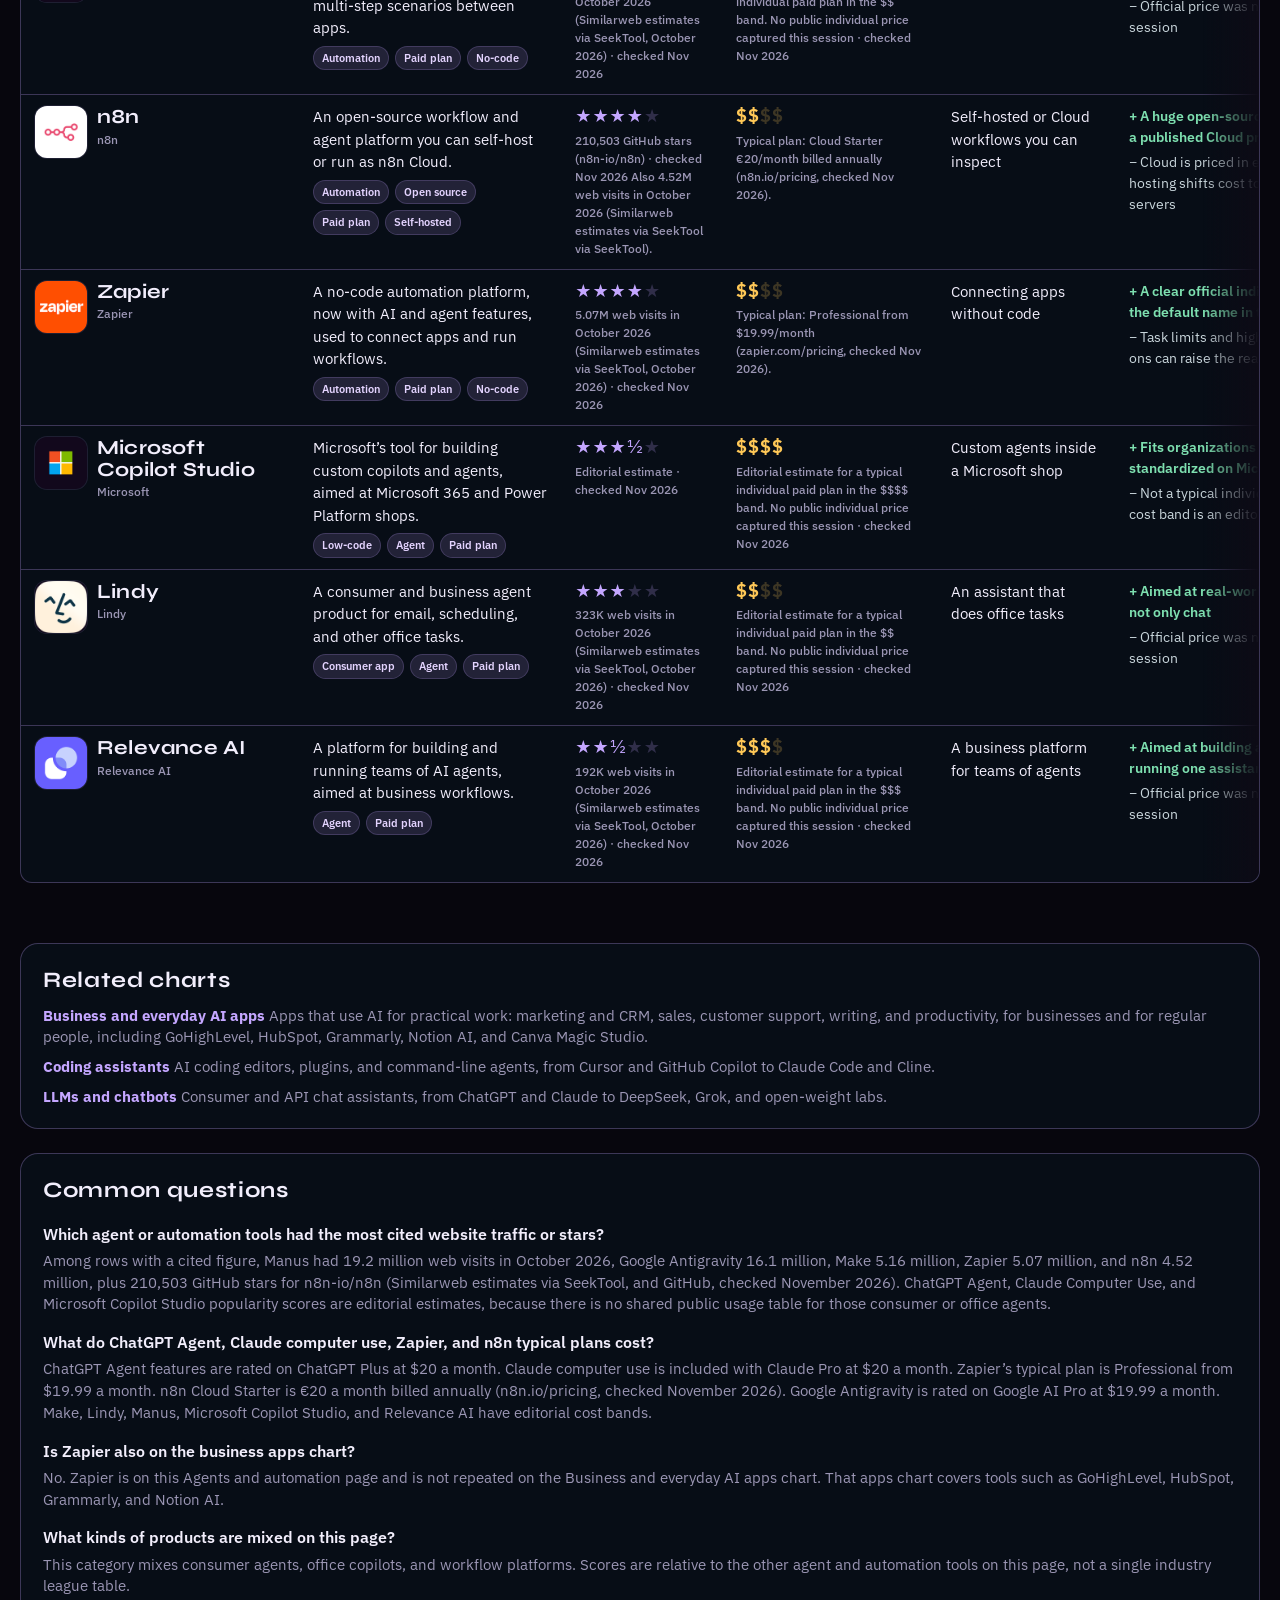
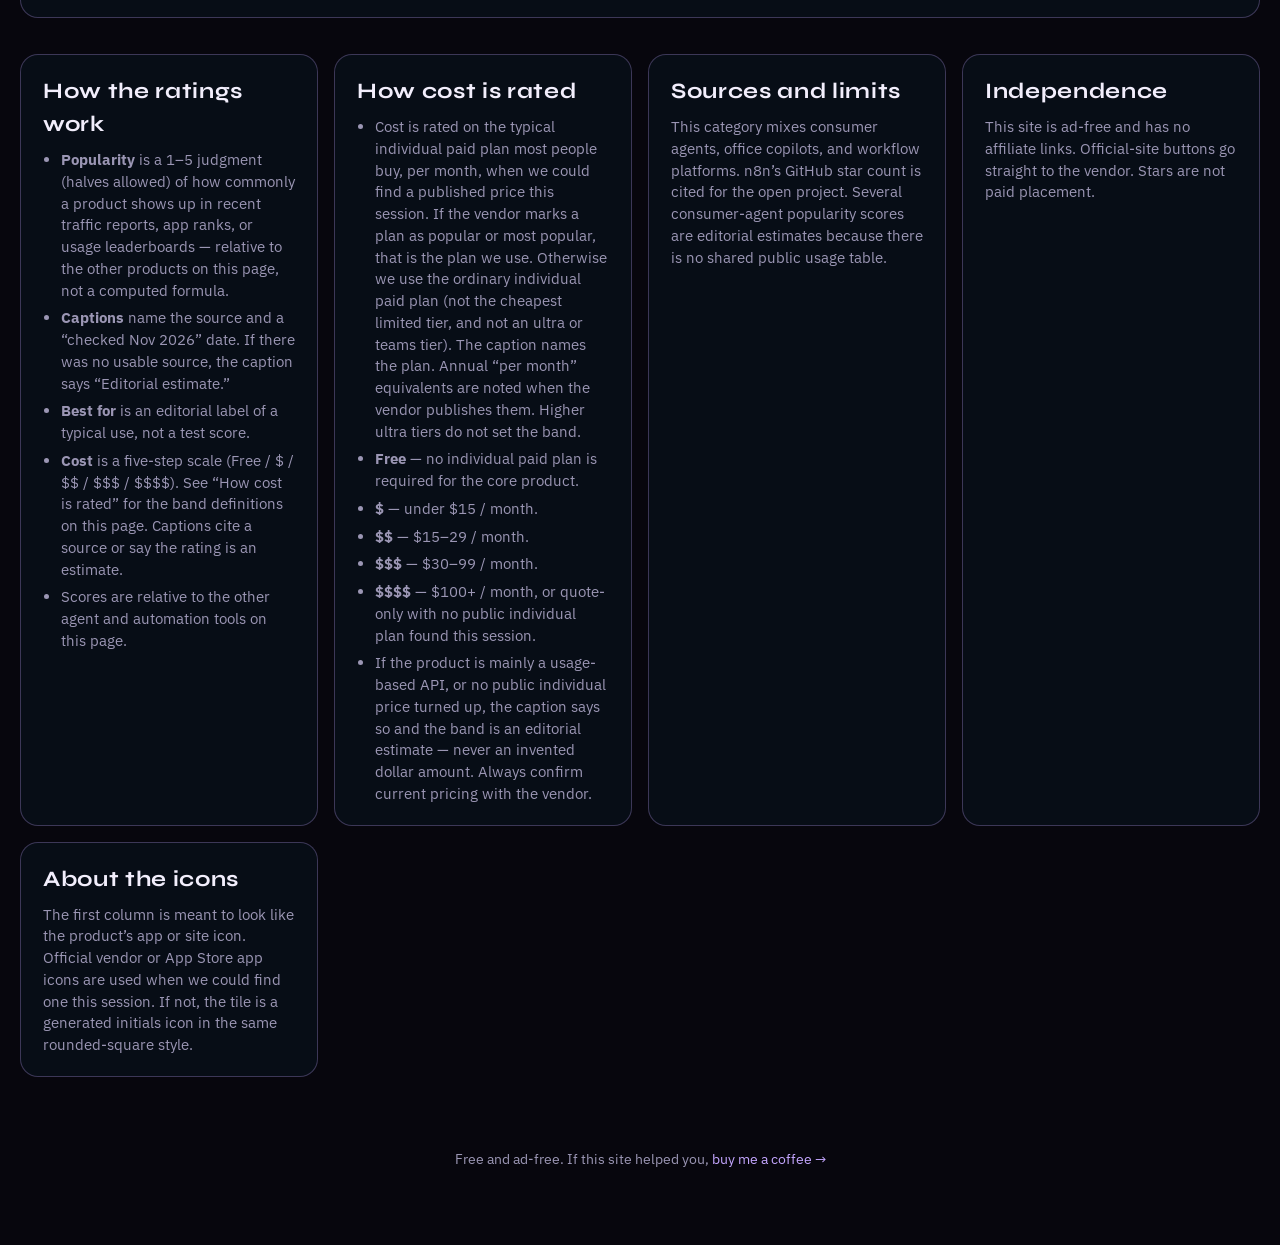
<file: agents.html>
<!doctype html>
<html lang="en">
<head>
<meta charset="utf-8">
<meta name="viewport" content="width=device-width,initial-scale=1,viewport-fit=cover">
<title>Agents and automation comparison chart · AI Reference Library</title>
<meta name="description" content="Agent products and automation platforms, from ChatGPT agents and Claude computer use to Zapier, Make, and n8n.">
<link rel="canonical" href="https://aitoolchart.net/agents">
<meta property="og:type" content="article">
<meta property="og:site_name" content="AI Reference Library">
<meta property="og:title" content="Agents and automation comparison chart · AI Reference Library">
<meta property="og:description" content="Agent products and automation platforms, from ChatGPT agents and Claude computer use to Zapier, Make, and n8n.">
<meta property="og:url" content="https://aitoolchart.net/agents">
<meta property="og:image" content="https://aitoolchart.net/og-image.png">
<meta property="og:image:width" content="1200">
<meta property="og:image:height" content="630">
<meta property="og:image:alt" content="AI Reference Library: a dark grid and connected nodes">
<meta name="twitter:card" content="summary_large_image">
<meta name="twitter:title" content="Agents and automation comparison chart · AI Reference Library">
<meta name="twitter:description" content="Agent products and automation platforms, from ChatGPT agents and Claude computer use to Zapier, Make, and n8n.">
<meta name="twitter:image" content="https://aitoolchart.net/og-image.png">
<meta name="twitter:image:alt" content="AI Reference Library: a dark grid and connected nodes">
<link rel="alternate" type="text/plain" title="LLM summary" href="https://aitoolchart.net/llms.txt">
<link rel="icon" href="favicon.ico" sizes="any">
<link rel="icon" href="favicon.svg" type="image/svg+xml">
<link rel="apple-touch-icon" href="apple-touch-icon.png">
<link rel="preconnect" href="https://fonts.googleapis.com">
<link rel="preconnect" href="https://fonts.gstatic.com" crossorigin>
<link rel="stylesheet" href="https://fonts.googleapis.com/css2?family=IBM+Plex+Mono:wght@400;500&family=IBM+Plex+Sans:wght@400;500;600;700&family=Syne:wght@600;700;800&display=swap">
<link rel="stylesheet" href="theme.css?v=20261120a">
<script type="application/ld+json">{"@context": "https://schema.org", "@type": "BreadcrumbList", "itemListElement": [{"@type": "ListItem", "position": 1, "name": "Home", "item": "https://aitoolchart.net/"}, {"@type": "ListItem", "position": 2, "name": "Agents and automation", "item": "https://aitoolchart.net/agents"}]}</script>
<script type="application/ld+json">{"@context": "https://schema.org", "@type": "ItemList", "name": "Agents and automation", "url": "https://aitoolchart.net/agents", "numberOfItems": 10, "itemListElement": [{"@type": "ListItem", "position": 1, "item": {"@type": "SoftwareApplication", "name": "ChatGPT Agent", "applicationCategory": "BusinessApplication", "operatingSystem": "Web", "url": "https://chatgpt.com"}}, {"@type": "ListItem", "position": 2, "item": {"@type": "SoftwareApplication", "name": "Claude Computer Use", "applicationCategory": "BusinessApplication", "operatingSystem": "Web", "url": "https://claude.com"}}, {"@type": "ListItem", "position": 3, "item": {"@type": "SoftwareApplication", "name": "Zapier", "applicationCategory": "BusinessApplication", "operatingSystem": "Web", "url": "https://zapier.com"}}, {"@type": "ListItem", "position": 4, "item": {"@type": "SoftwareApplication", "name": "Make", "applicationCategory": "BusinessApplication", "operatingSystem": "Web", "url": "https://www.make.com"}}, {"@type": "ListItem", "position": 5, "item": {"@type": "SoftwareApplication", "name": "n8n", "applicationCategory": "BusinessApplication", "operatingSystem": "Web", "url": "https://n8n.io"}}, {"@type": "ListItem", "position": 6, "item": {"@type": "SoftwareApplication", "name": "Lindy", "applicationCategory": "BusinessApplication", "operatingSystem": "Web", "url": "https://www.lindy.ai"}}, {"@type": "ListItem", "position": 7, "item": {"@type": "SoftwareApplication", "name": "Manus", "applicationCategory": "BusinessApplication", "operatingSystem": "Web", "url": "https://manus.im"}}, {"@type": "ListItem", "position": 8, "item": {"@type": "SoftwareApplication", "name": "Microsoft Copilot Studio", "applicationCategory": "BusinessApplication", "operatingSystem": "Web", "url": "https://www.microsoft.com/en-us/microsoft-365-copilot/microsoft-copilot-studio"}}, {"@type": "ListItem", "position": 9, "item": {"@type": "SoftwareApplication", "name": "Google Antigravity", "applicationCategory": "BusinessApplication", "operatingSystem": "Web", "url": "https://one.google.com/about/google-ai-plans/"}}, {"@type": "ListItem", "position": 10, "item": {"@type": "SoftwareApplication", "name": "Relevance AI", "applicationCategory": "BusinessApplication", "operatingSystem": "Web", "url": "https://relevanceai.com"}}]}</script>
<script type="application/ld+json">{"@context": "https://schema.org", "@type": "FAQPage", "mainEntity": [{"@type": "Question", "name": "Which agent or automation tools had the most cited website traffic or stars?", "acceptedAnswer": {"@type": "Answer", "text": "Among rows with a cited figure, Manus had 19.2 million web visits in October 2026, Google Antigravity 16.1 million, Make 5.16 million, Zapier 5.07 million, and n8n 4.52 million, plus 210,503 GitHub stars for n8n-io/n8n (Similarweb estimates via SeekTool, and GitHub, checked November 2026). ChatGPT Agent, Claude Computer Use, and Microsoft Copilot Studio popularity scores are editorial estimates, because there is no shared public usage table for those consumer or office agents."}}, {"@type": "Question", "name": "What do ChatGPT Agent, Claude computer use, Zapier, and n8n typical plans cost?", "acceptedAnswer": {"@type": "Answer", "text": "ChatGPT Agent features are rated on ChatGPT Plus at $20 a month. Claude computer use is included with Claude Pro at $20 a month. Zapier’s typical plan is Professional from $19.99 a month. n8n Cloud Starter is €20 a month billed annually (n8n.io/pricing, checked November 2026). Google Antigravity is rated on Google AI Pro at $19.99 a month. Make, Lindy, Manus, Microsoft Copilot Studio, and Relevance AI have editorial cost bands."}}, {"@type": "Question", "name": "Is Zapier also on the business apps chart?", "acceptedAnswer": {"@type": "Answer", "text": "No. Zapier is on this Agents and automation page and is not repeated on the Business and everyday AI apps chart. That apps chart covers tools such as GoHighLevel, HubSpot, Grammarly, and Notion AI."}}, {"@type": "Question", "name": "What kinds of products are mixed on this page?", "acceptedAnswer": {"@type": "Answer", "text": "This category mixes consumer agents, office copilots, and workflow platforms. Scores are relative to the other agent and automation tools on this page, not a single industry league table."}}]}</script>
</head>
<body>
<div class="page-bg"></div>
<a class="skip" href="#main">Skip to content</a>
<nav class="topnav" aria-label="Primary">
  <div class="inner">
    <a class="brand" href="index.html">
      <svg width="28" height="28" viewBox="0 0 28 28" aria-hidden="true">
        <rect x="1" y="1" width="26" height="26" rx="4" fill="none" stroke="#c4a6ff" stroke-width="1"/>
        <circle cx="8" cy="18" r="2" fill="#c4a6ff"/>
        <circle cx="14" cy="10" r="2" fill="#c4a6ff"/>
        <circle cx="20" cy="15" r="2" fill="#c4a6ff"/>
        <path d="M8 18 L14 10 L20 15" fill="none" stroke="#c4a6ff" stroke-width="1.2"/>
      </svg>
      AI Reference Library
    </a>
    <ul class="nav-links"><li><a href="index.html">Home</a></li><li><a href="chatbots.html">Chatbots</a></li><li><a href="image.html">Image</a></li><li><a href="photo.html">Photo</a></li><li><a href="video.html">Video</a></li><li><a href="voice.html">Voice</a></li><li><a href="music.html">Music</a></li><li><a href="coding.html">Coding</a></li><li><a href="transcription.html">Transcripts</a></li><li><a href="search.html">Search</a></li><li><a href="agents.html" aria-current="page">Agents</a></li><li><a href="apps.html">Apps</a></li><li><a href="gen3d.html">3D</a></li><li><a href="updates.html">Updates</a></li></ul>
  </div>
</nav>
<div class="wrap chart-wrap" id="main">
<header class="hero">
  <div class="hero-art"><svg class="hero-svg" viewBox="0 0 1200 420" preserveAspectRatio="xMidYMid slice" aria-hidden="true">
  <defs>
    <linearGradient id="sky" x1="0" y1="0" x2="0" y2="1">
      <stop offset="0%" stop-color="#12081c"/>
      <stop offset="55%" stop-color="#0c0814"/>
      <stop offset="100%" stop-color="#07060d"/>
    </linearGradient>
    <linearGradient id="glow" x1="0" y1="1" x2="0" y2="0">
      <stop offset="0%" stop-color="#c4a6ff" stop-opacity="0.0"/>
      <stop offset="100%" stop-color="#c4a6ff" stop-opacity="0.35"/>
    </linearGradient>
    <filter id="soft"><feGaussianBlur stdDeviation="1.4"/></filter>
  </defs>
  <rect width="1200" height="420" fill="url(#sky)"/>
  <g stroke="#c4a6ff" stroke-opacity="0.16" fill="none" stroke-width="1">
    <path d="M-40,390 L1240,390"/>
    <path d="M0,350 L1200,350" stroke-opacity="0.14"/>
    <path d="M40,310 L1160,310" stroke-opacity="0.12"/>
    <path d="M80,270 L1120,270" stroke-opacity="0.10"/>
    <path d="M120,230 L1080,230" stroke-opacity="0.08"/>
    <path d="M200,80 L40,420" stroke-opacity="0.10"/>
    <path d="M520,40 L200,420" stroke-opacity="0.11"/>
    <path d="M800,20 L520,420" stroke-opacity="0.12"/>
    <path d="M1080,40 L840,420" stroke-opacity="0.11"/>
    <path d="M1280,80 L1120,420" stroke-opacity="0.10"/>
  </g>
  <g fill="none" stroke="#c4a6ff" stroke-opacity="0.45" stroke-width="1.2">
    <path d="M140,260 L280,150 L430,220 L580,110 L740,200 L900,90 L1040,180 L1140,130"/>
    <path d="M280,150 L300,300 L430,220 L520,330 L740,200 L820,320 L1040,180" stroke-opacity="0.28"/>
  </g>
  <g fill="#c4a6ff" filter="url(#soft)">
    <circle cx="140" cy="260" r="5"/>
    <circle cx="280" cy="150" r="7"/>
    <circle cx="430" cy="220" r="5"/>
    <circle cx="580" cy="110" r="8"/>
    <circle cx="740" cy="200" r="6"/>
    <circle cx="900" cy="90" r="7"/>
    <circle cx="1040" cy="180" r="6"/>
    <circle cx="1140" cy="130" r="5"/>
    <circle cx="300" cy="300" r="4"/>
    <circle cx="520" cy="330" r="5"/>
    <circle cx="820" cy="320" r="4"/>
  </g>
  <rect x="0" y="250" width="1200" height="170" fill="url(#glow)" opacity="0.22"/>
</svg>
</div>
  <div class="hero-copy">
    <span class="eyebrow">Independent AI tools guide</span>
    <h1>Agents and automation</h1>
    <p class="lede">Tools that take actions, not just answers: ChatGPT agents, Claude computer use, Zapier, Make, n8n, Lindy, Manus, and related products.</p>
    <p class="checked">Data last checked: <time datetime="2026-11-15">Nov 15, 2026</time> · <a href="updates.html">What changed</a></p>
  </div>
</header>
  <p class="intro">This page is a free, ad-free comparison chart of 10 agent tools, including ChatGPT Agent, Claude Computer Use, Zapier, and Make. Popularity and cost ratings include a source caption, or are labeled as an editorial estimate. Product data was last checked Nov 15, 2026.</p>
  <div id="catalog">
  <div class="toolbar">
    <div class="chips" role="group" aria-label="Filter"><button class="chip" data-f="all" aria-pressed="true">All</button>
<button class="chip" data-f="Consumer app" aria-pressed="false">Consumer app</button>
<button class="chip" data-f="Agent" aria-pressed="false">Agent</button>
<button class="chip" data-f="Paid plan" aria-pressed="false">Paid plan</button>
<button class="chip" data-f="Automation" aria-pressed="false">Automation</button>
<button class="chip" data-f="No-code" aria-pressed="false">No-code</button>
<button class="chip" data-f="Open source" aria-pressed="false">Open source</button>
<button class="chip" data-f="Self-hosted" aria-pressed="false">Self-hosted</button>
<button class="chip" data-f="Low-code" aria-pressed="false">Low-code</button>
<button class="chip" data-f="Developers" aria-pressed="false">Developers</button></div>
    <label class="search">Search
      <input type="search" id="search" placeholder="Name, maker, or tag" autocomplete="off">
    </label>
    <label class="sort">Sort
      <select id="sort">
        <option value="pop">Popularity</option>
        <option value="name">Name</option>
        <option value="cost-asc">Cost: cheapest first</option>
        <option value="cost-desc">Cost: priciest first</option>
      </select>
    </label>
  </div>
  <p class="count" id="count"></p>
  <div class="table-box">
    <table class="chart">
      <thead>
        <tr>
          <th><button type="button" class="th-btn" data-k="name">Tool</button></th>
          <th>Known for</th>
          <th><button type="button" class="th-btn" data-k="pop">Popularity</button></th>
          <th><button type="button" class="th-btn" data-k="cost">Cost</button></th>
          <th class="learn-th">Best for<span class="th-note">editorial rating</span></th>
          <th>Pros &amp; cons</th>
          <th>Official site</th>
        </tr>
      </thead>
      <tbody id="rows"></tbody>
    </table>
  </div>
  </div>
  <section class="related" id="related">
    <h2>Related charts</h2>
    <ul><li><a href="apps.html"><strong>Business and everyday AI apps</strong></a> <span>Apps that use AI for practical work: marketing and CRM, sales, customer support, writing, and productivity, for businesses and for regular people, including GoHighLevel, HubSpot, Grammarly, Notion AI, and Canva Magic Studio.</span></li><li><a href="coding.html"><strong>Coding assistants</strong></a> <span>AI coding editors, plugins, and command-line agents, from Cursor and GitHub Copilot to Claude Code and Cline.</span></li><li><a href="chatbots.html"><strong>LLMs and chatbots</strong></a> <span>Consumer and API chat assistants, from ChatGPT and Claude to DeepSeek, Grok, and open-weight labs.</span></li></ul>
  </section>
  <section class="faq" id="faq">
    <h2>Common questions</h2>
    <div><h3>Which agent or automation tools had the most cited website traffic or stars?</h3><p>Among rows with a cited figure, Manus had 19.2 million web visits in October 2026, Google Antigravity 16.1 million, Make 5.16 million, Zapier 5.07 million, and n8n 4.52 million, plus 210,503 GitHub stars for n8n-io/n8n (Similarweb estimates via SeekTool, and GitHub, checked November 2026). ChatGPT Agent, Claude Computer Use, and Microsoft Copilot Studio popularity scores are editorial estimates, because there is no shared public usage table for those consumer or office agents.</p></div><div><h3>What do ChatGPT Agent, Claude computer use, Zapier, and n8n typical plans cost?</h3><p>ChatGPT Agent features are rated on ChatGPT Plus at $20 a month. Claude computer use is included with Claude Pro at $20 a month. Zapier’s typical plan is Professional from $19.99 a month. n8n Cloud Starter is €20 a month billed annually (n8n.io/pricing, checked November 2026). Google Antigravity is rated on Google AI Pro at $19.99 a month. Make, Lindy, Manus, Microsoft Copilot Studio, and Relevance AI have editorial cost bands.</p></div><div><h3>Is Zapier also on the business apps chart?</h3><p>No. Zapier is on this Agents and automation page and is not repeated on the Business and everyday AI apps chart. That apps chart covers tools such as GoHighLevel, HubSpot, Grammarly, and Notion AI.</p></div><div><h3>What kinds of products are mixed on this page?</h3><p>This category mixes consumer agents, office copilots, and workflow platforms. Scores are relative to the other agent and automation tools on this page, not a single industry league table.</p></div>
  </section>
  <div class="notes">
    <section>
      <h2>How the ratings work</h2>
      <ul>
<li><strong>Popularity</strong> is a 1–5 judgment (halves allowed) of how commonly a product shows up in recent traffic reports, app ranks, or usage leaderboards — relative to the other products on this page, not a computed formula.</li>
<li><strong>Captions</strong> name the source and a “checked Nov 2026” date. If there was no usable source, the caption says “Editorial estimate.”</li>
<li><strong>Best for</strong> is an editorial label of a typical use, not a test score.</li>
<li><strong>Cost</strong> is a five-step scale (Free / $ / $$ / $$$ / $$$$). See “How cost is rated” for the band definitions on this page. Captions cite a source or say the rating is an estimate.</li>
<li>Scores are relative to the other agent and automation tools on this page.</li></ul>
    </section>
    <section>
      <h2>How cost is rated</h2>
      <ul>
        <li>Cost is rated on the typical individual paid plan most people buy, per month, when we could find a published price this session. If the vendor marks a plan as popular or most popular, that is the plan we use. Otherwise we use the ordinary individual paid plan (not the cheapest limited tier, and not an ultra or teams tier). The caption names the plan. Annual “per month” equivalents are noted when the vendor publishes them. Higher ultra tiers do not set the band.</li>
        <li><strong>Free</strong> — no individual paid plan is required for the core product.</li>
        <li><strong>$</strong> — under $15 / month.</li>
        <li><strong>$$</strong> — $15–29 / month.</li>
        <li><strong>$$$</strong> — $30–99 / month.</li>
        <li><strong>$$$$</strong> — $100+ / month, or quote-only with no public individual plan found this session.</li>
        <li>If the product is mainly a usage-based API, or no public individual price turned up, the caption says so and the band is an editorial estimate — never an invented dollar amount. Always confirm current pricing with the vendor.</li>
      </ul>
    </section>
    <section>
      <h2>Sources and limits</h2>
      <p>This category mixes consumer agents, office copilots, and workflow platforms. n8n’s GitHub star count is cited for the open project. Several consumer-agent popularity scores are editorial estimates because there is no shared public usage table.</p>
    </section>
    <section>
      <h2>Independence</h2>
      <p>This site is ad-free and has no affiliate links. Official-site buttons go straight to the vendor. Stars are not paid placement.</p>
    </section>
    <section>
      <h2>About the icons</h2>
      <p>The first column is meant to look like the product’s app or site icon. Official vendor or App Store app icons are used when we could find one this session. If not, the tile is a generated initials icon in the same rounded-square style.</p>
    </section>
  </div>
</div>
<footer class="site-footer">
<p class="kofi">Free and ad-free. If this site helped you, <a href="https://ko-fi.com/marcustravis" target="_blank" rel="noopener">buy me a coffee →</a></p>
</footer>
<script>
(function () {
  function syncNavH() {
    var nav = document.querySelector(".topnav");
    if (!nav) return;
    document.documentElement.style.setProperty("--nav-h", Math.ceil(nav.getBoundingClientRect().height) + "px");
  }
  syncNavH();
  window.addEventListener("resize", syncNavH);
  if (window.ResizeObserver && document.querySelector(".topnav")) {
    new ResizeObserver(syncNavH).observe(document.querySelector(".topnav"));
  }
})();
</script>

<script src="app.js?v=20261120a"></script>
<script src="scroll-hint.js?v=20261120a"></script>
<script>
const DATA = [{"id": "p-chatgpt-agent", "name": "ChatGPT Agent", "maker": "OpenAI", "knownFor": "OpenAI’s agent features in ChatGPT (including longer task running and related “Dot” / agent modes on higher plans).", "tags": ["Consumer app", "Agent", "Paid plan"], "price": null, "pop": 4, "popCaption": "Editorial estimate · checked Nov 2026", "cost": 2, "costCaption": "Typical plan: ChatGPT Plus $20/month (OpenAI Help, checked Nov 2026). Agent features are part of ChatGPT paid plans.", "learn": "An agent inside ChatGPT", "pro": "Comes with the most-visited assistant in the Similarweb set", "con": "Feature names and limits change by plan; this is not a standalone automation platform", "url": "https://chatgpt.com", "icon": "chatgpt-agent", "iconOfficial": true}, {"id": "p-claude-computer-use", "name": "Claude Computer Use", "maker": "Anthropic", "knownFor": "Claude’s computer-use and cowork-style agents, which can operate a desktop or take longer hand-off tasks, included with paid Claude plans.", "tags": ["Consumer app", "Agent", "Paid plan"], "price": null, "pop": 4, "popCaption": "Editorial estimate · checked Nov 2026", "cost": 2, "costCaption": "Typical plan: Claude Pro $20/month (claude.com/pricing, checked Nov 2026). Computer use is included with paid Claude plans.", "learn": "Letting Claude operate a computer or a long task", "pro": "Bundled with a clearly priced Claude plan", "con": "Usage is shared with the rest of the plan and can run out on long tasks", "url": "https://claude.com", "icon": "claude-computer-use", "iconOfficial": true}, {"id": "p-zapier", "name": "Zapier", "maker": "Zapier", "knownFor": "A no-code automation platform, now with AI and agent features, used to connect apps and run workflows.", "tags": ["Automation", "Paid plan", "No-code"], "price": null, "pop": 4, "popCaption": "5.07M web visits in October 2026 (Similarweb estimates via SeekTool, October 2026) · checked Nov 2026", "cost": 2, "costCaption": "Typical plan: Professional from $19.99/month (zapier.com/pricing, checked Nov 2026).", "learn": "Connecting apps without code", "pro": "A clear official individual price and the default name in this category", "con": "Task limits and higher agent add-ons can raise the real bill", "url": "https://zapier.com", "icon": "zapier", "iconOfficial": true}, {"id": "p-make", "name": "Make", "maker": "Make", "knownFor": "A visual automation platform (formerly Integromat) for building multi-step scenarios between apps.", "tags": ["Automation", "Paid plan", "No-code"], "price": null, "pop": 4, "popCaption": "5.16M web visits in October 2026 (Similarweb estimates via SeekTool, October 2026) · checked Nov 2026", "cost": 2, "costCaption": "Editorial estimate for a typical individual paid plan in the $$ band. No public individual price captured this session · checked Nov 2026", "learn": "Visual, multi-step automations", "pro": "A well-known Zapier alternative with a scenario-based editor", "con": "Official price was not captured this session", "url": "https://www.make.com", "icon": "make", "iconOfficial": true}, {"id": "p-n8n", "name": "n8n", "maker": "n8n", "knownFor": "An open-source workflow and agent platform you can self-host or run as n8n Cloud.", "tags": ["Automation", "Open source", "Paid plan", "Self-hosted"], "price": null, "pop": 4, "popCaption": "210,503 GitHub stars (n8n-io/n8n) · checked Nov 2026 Also 4.52M web visits in October 2026 (Similarweb estimates via SeekTool via SeekTool).", "cost": 2, "costCaption": "Typical plan: Cloud Starter €20/month billed annually (n8n.io/pricing, checked Nov 2026).", "learn": "Self-hosted or Cloud workflows you can inspect", "pro": "A huge open-source footprint plus a published Cloud price", "con": "Cloud is priced in euros; self-hosting shifts cost to your own servers", "url": "https://n8n.io", "icon": "n8n", "iconOfficial": true}, {"id": "p-lindy", "name": "Lindy", "maker": "Lindy", "knownFor": "A consumer and business agent product for email, scheduling, and other office tasks.", "tags": ["Consumer app", "Agent", "Paid plan"], "price": null, "pop": 3, "popCaption": "323K web visits in October 2026 (Similarweb estimates via SeekTool, October 2026) · checked Nov 2026", "cost": 2, "costCaption": "Editorial estimate for a typical individual paid plan in the $$ band. No public individual price captured this session · checked Nov 2026", "learn": "An assistant that does office tasks", "pro": "Aimed at real-world admin work, not only chat", "con": "Official price was not captured this session", "url": "https://www.lindy.ai", "icon": "lindy", "iconOfficial": true}, {"id": "p-manus", "name": "Manus", "maker": "Manus", "knownFor": "A general-purpose AI agent product aimed at longer, multi-step tasks in a browser-based workspace.", "tags": ["Consumer app", "Agent", "Paid plan"], "price": null, "pop": 4.5, "popCaption": "19.2M web visits in October 2026 (Similarweb estimates via SeekTool, October 2026) · checked Nov 2026", "cost": 3, "costCaption": "Editorial estimate for a typical individual paid plan in the $$$ band. No public individual price captured this session · checked Nov 2026", "learn": "A standalone general agent", "pro": "A dedicated agent product rather than a chatbot mode", "con": "Official price was not captured this session", "url": "https://manus.im", "icon": "manus", "iconOfficial": true}, {"id": "p-microsoft-copilot-studio", "name": "Microsoft Copilot Studio", "maker": "Microsoft", "knownFor": "Microsoft’s tool for building custom copilots and agents, aimed at Microsoft 365 and Power Platform shops.", "tags": ["Low-code", "Agent", "Paid plan"], "price": null, "pop": 3.5, "popCaption": "Editorial estimate · checked Nov 2026", "cost": 4, "costCaption": "Editorial estimate for a typical individual paid plan in the $$$$ band. No public individual price captured this session · checked Nov 2026", "learn": "Custom agents inside a Microsoft shop", "pro": "Fits organizations already standardized on Microsoft 365", "con": "Not a typical individual plan; the cost band is an editorial estimate", "url": "https://www.microsoft.com/en-us/microsoft-365-copilot/microsoft-copilot-studio", "icon": "copilot-studio", "iconOfficial": true}, {"id": "p-google-antigravity", "name": "Google Antigravity", "maker": "Google", "knownFor": "Google’s agent-and-coding surface described on official Google AI plans, aimed at longer agent requests and developer work.", "tags": ["Agent", "Paid plan", "Developers"], "price": null, "pop": 4.5, "popCaption": "16.1M web visits in October 2026 (Similarweb estimates via SeekTool, October 2026) · checked Nov 2026", "cost": 2, "costCaption": "Typical plan: Google AI Pro $19.99/month (one.google.com/about/google-ai-plans, checked Nov 2026).", "learn": "Google-plan agent requests", "pro": "Published as part of official Google AI pricing", "con": "Still a plan feature more than a standalone household-name product", "url": "https://one.google.com/about/google-ai-plans/", "icon": "antigravity", "iconOfficial": true}, {"id": "p-relevance-ai", "name": "Relevance AI", "maker": "Relevance AI", "knownFor": "A platform for building and running teams of AI agents, aimed at business workflows.", "tags": ["Agent", "Paid plan"], "price": null, "pop": 2.5, "popCaption": "192K web visits in October 2026 (Similarweb estimates via SeekTool, October 2026) · checked Nov 2026", "cost": 3, "costCaption": "Editorial estimate for a typical individual paid plan in the $$$ band. No public individual price captured this session · checked Nov 2026", "learn": "A business platform for teams of agents", "pro": "Aimed at building agents, not only running one assistant", "con": "Official price was not captured this session", "url": "https://relevanceai.com", "icon": "relevance-ai", "iconOfficial": true}];
initCatalog(DATA, { noun: "agent tools", defaultSort: "pop", extraCols: [] });
</script>
</body>
</html>
</file>
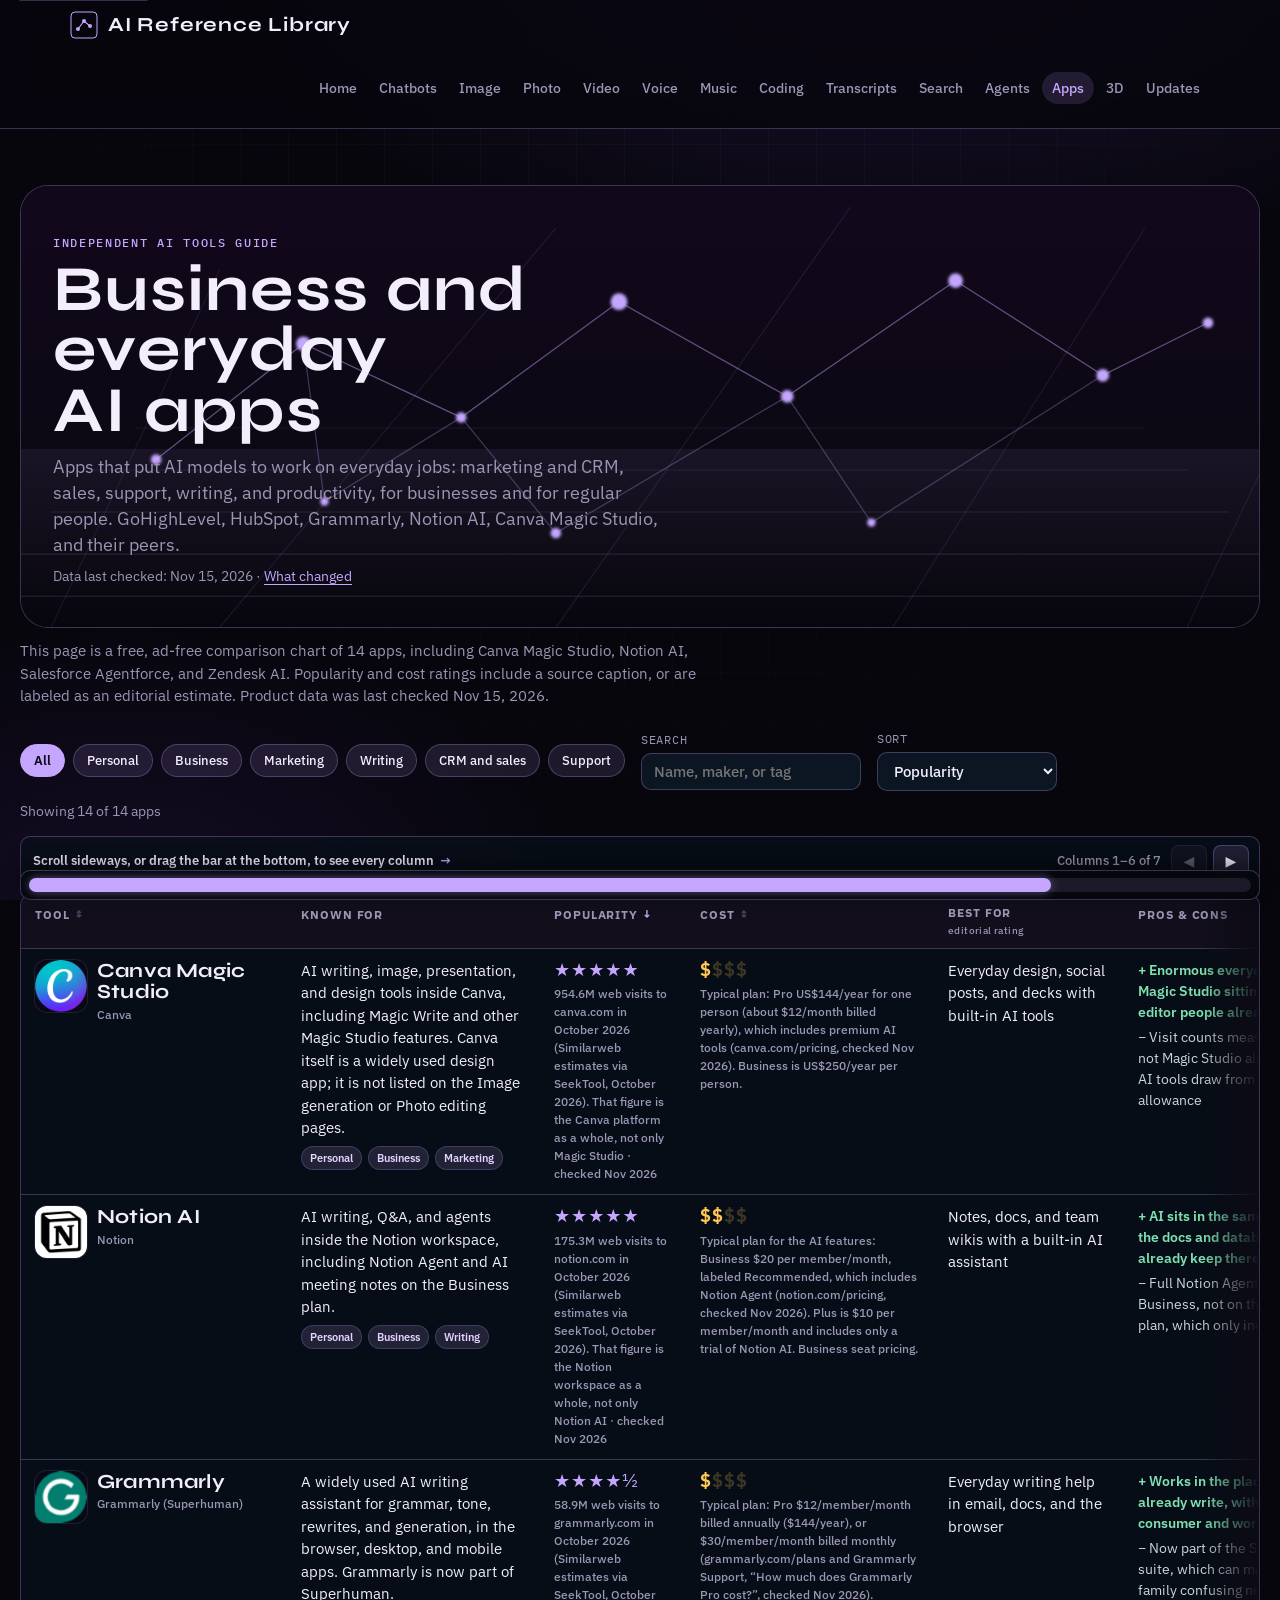
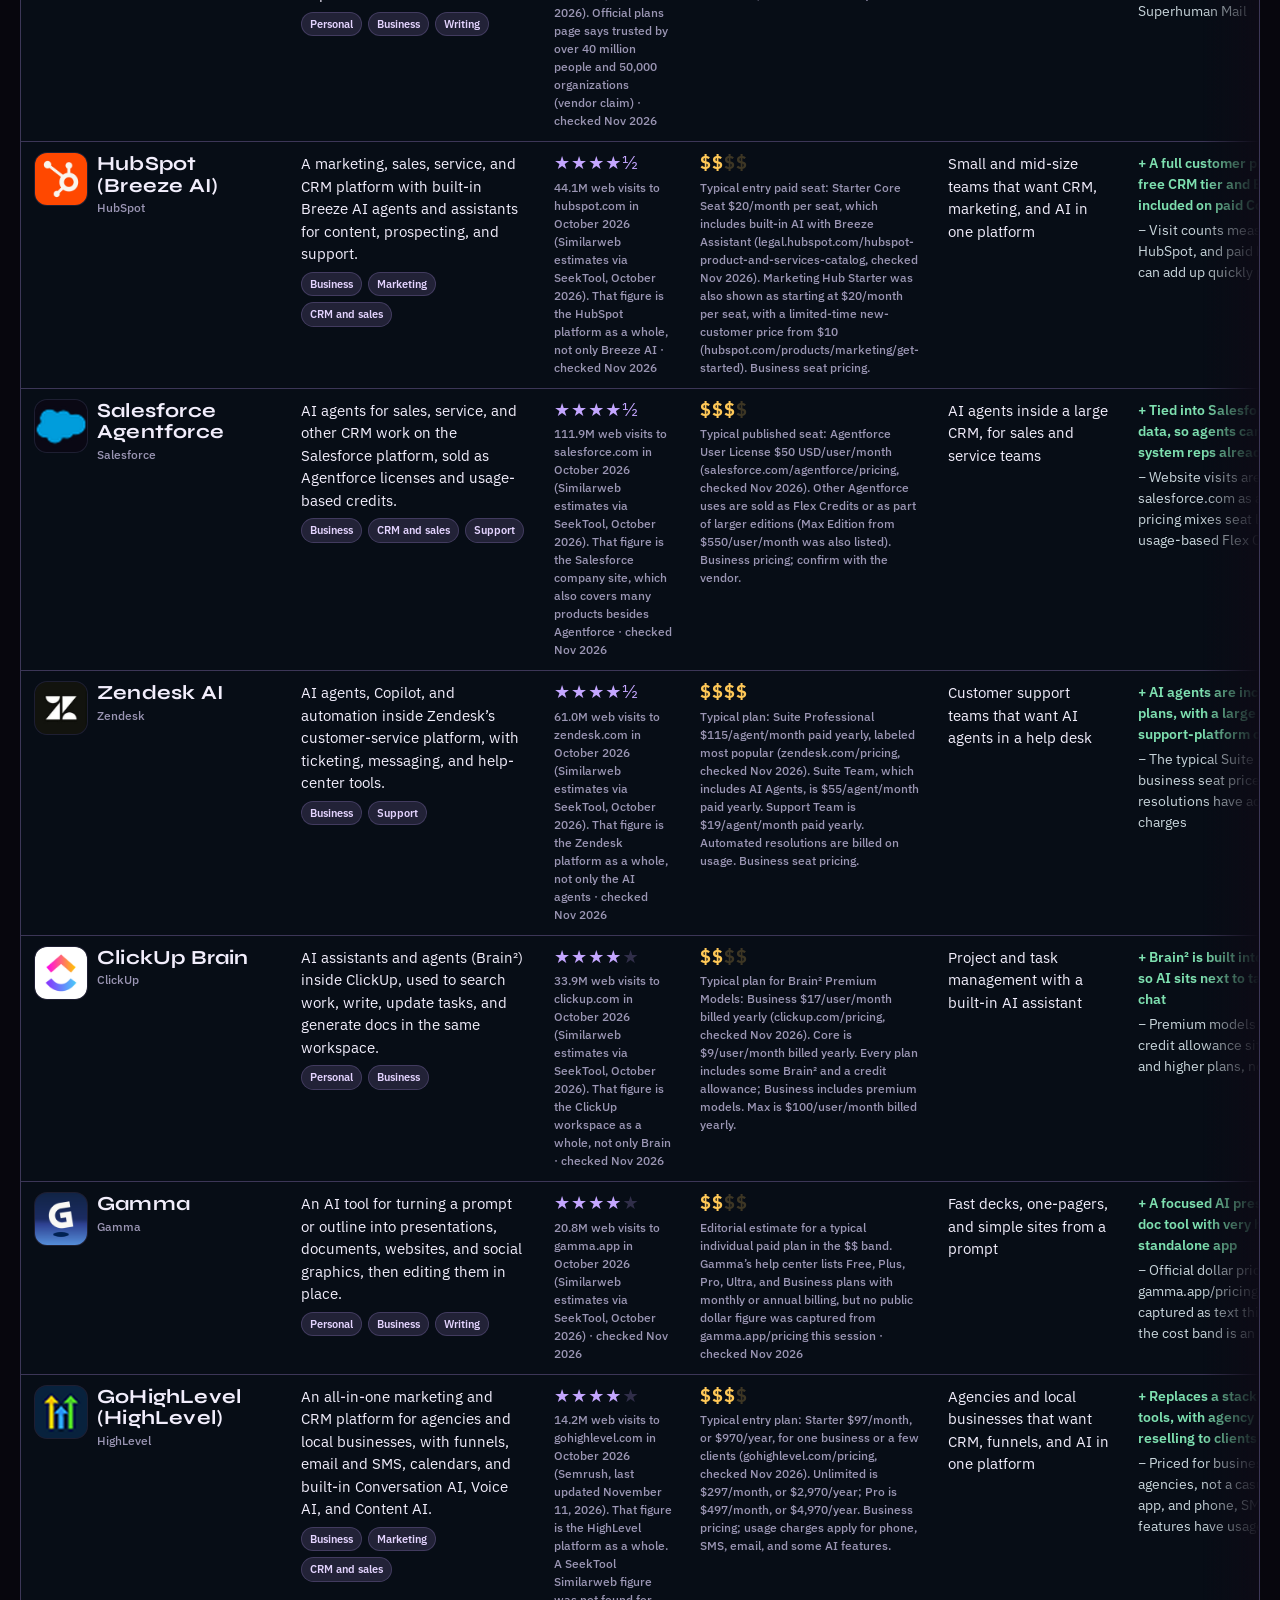
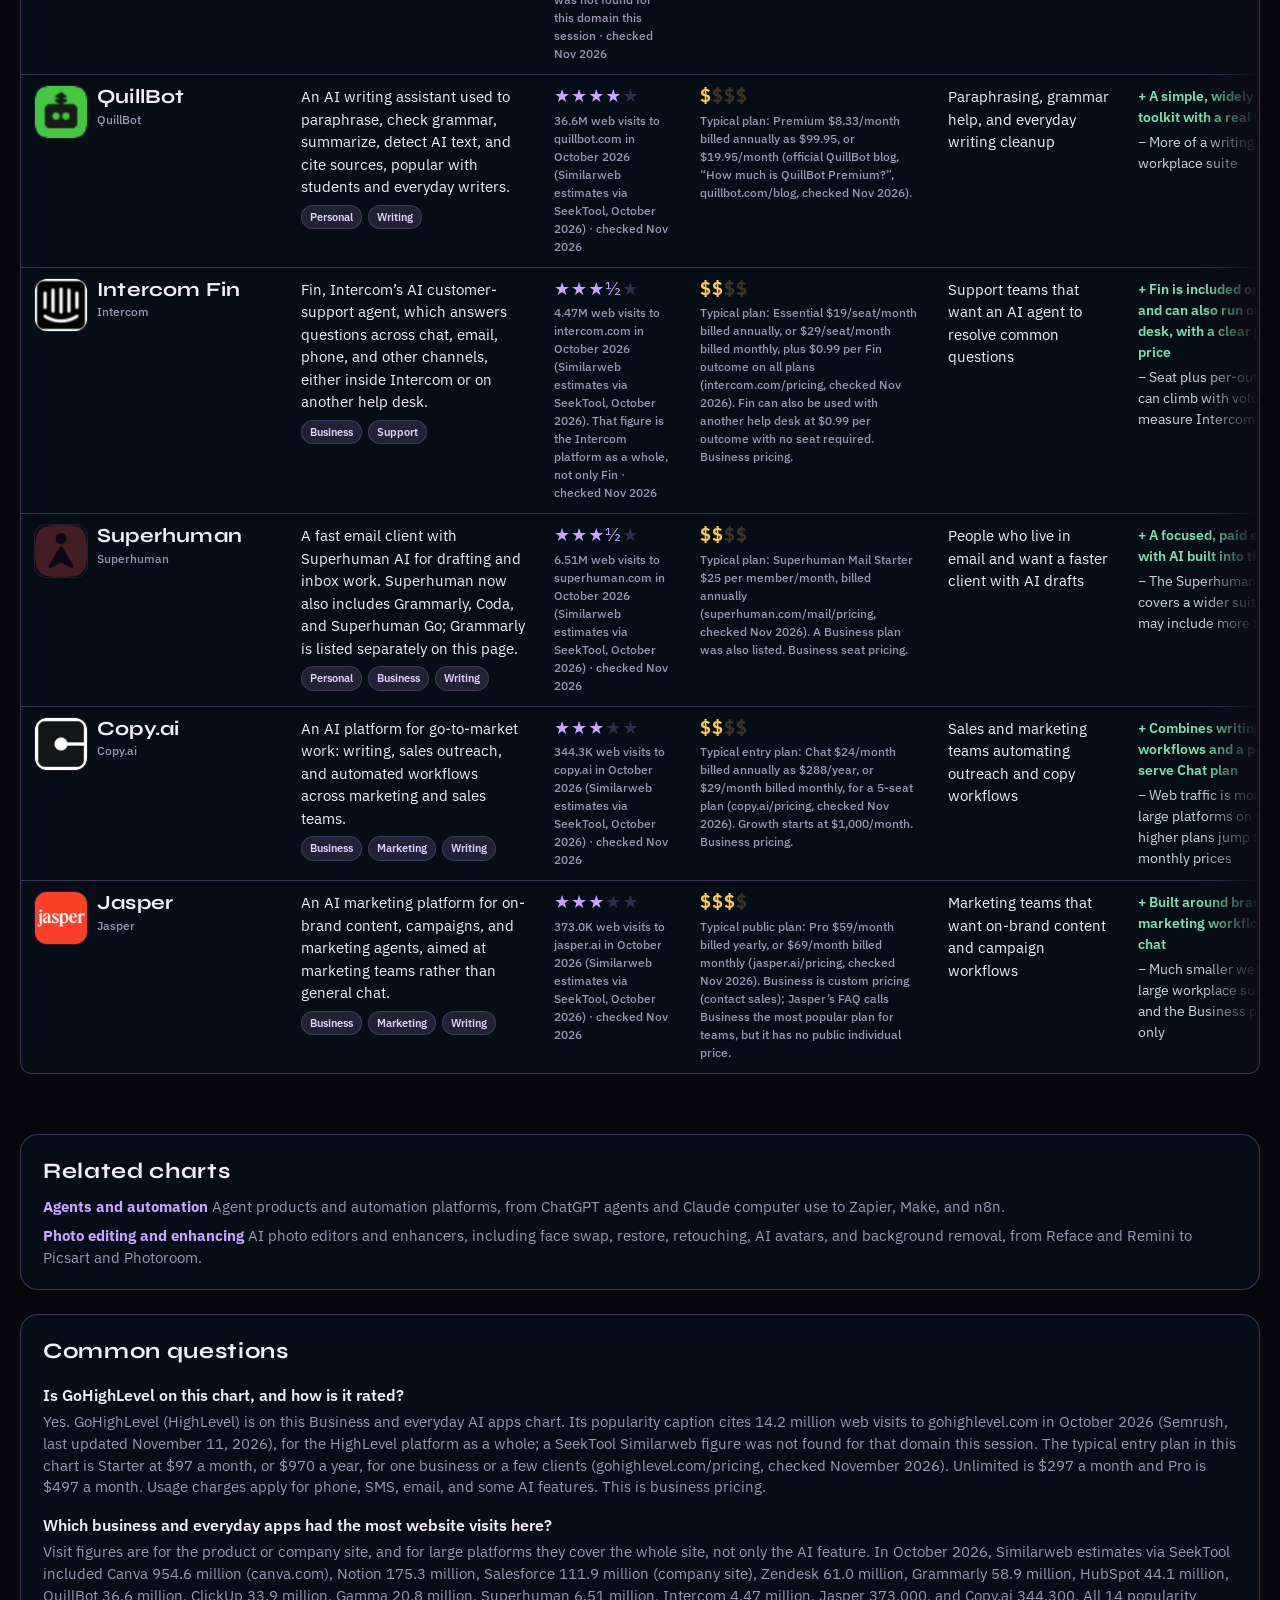
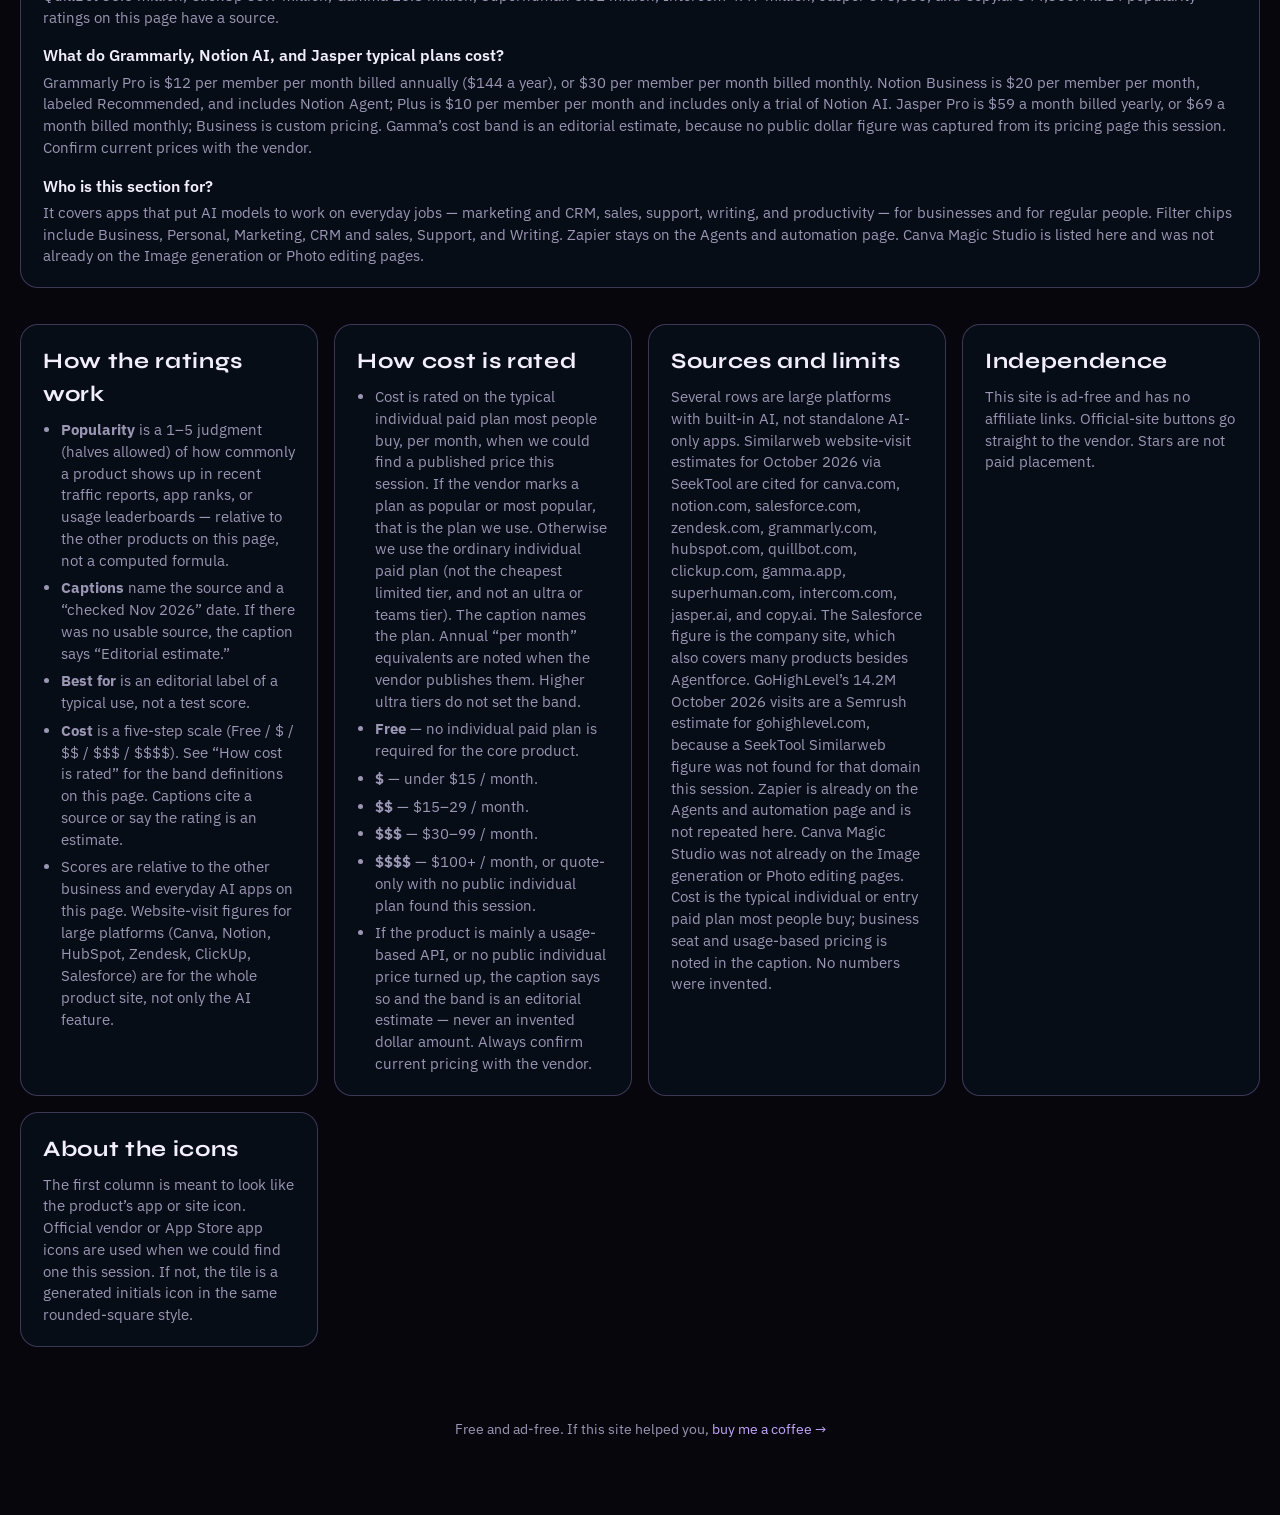
<file: apps.html>
<!doctype html>
<html lang="en">
<head>
<meta charset="utf-8">
<meta name="viewport" content="width=device-width,initial-scale=1,viewport-fit=cover">
<title>Business and everyday AI apps comparison chart · AI Reference Library</title>
<meta name="description" content="Apps that use AI for practical work: marketing and CRM, sales, customer support, writing, and productivity, for businesses and for regular people, including GoHighLevel, HubSpot, Grammarly, Notion AI, and Canva Magic Studio.">
<link rel="canonical" href="https://aitoolchart.net/apps">
<meta property="og:type" content="article">
<meta property="og:site_name" content="AI Reference Library">
<meta property="og:title" content="Business and everyday AI apps comparison chart · AI Reference Library">
<meta property="og:description" content="Apps that use AI for practical work: marketing and CRM, sales, customer support, writing, and productivity, for businesses and for regular people, including GoHighLevel, HubSpot, Grammarly, Notion AI, and Canva Magic Studio.">
<meta property="og:url" content="https://aitoolchart.net/apps">
<meta property="og:image" content="https://aitoolchart.net/og-image.png">
<meta property="og:image:width" content="1200">
<meta property="og:image:height" content="630">
<meta property="og:image:alt" content="AI Reference Library: a dark grid and connected nodes">
<meta name="twitter:card" content="summary_large_image">
<meta name="twitter:title" content="Business and everyday AI apps comparison chart · AI Reference Library">
<meta name="twitter:description" content="Apps that use AI for practical work: marketing and CRM, sales, customer support, writing, and productivity, for businesses and for regular people, including GoHighLevel, HubSpot, Grammarly, Notion AI, and Canva Magic Studio.">
<meta name="twitter:image" content="https://aitoolchart.net/og-image.png">
<meta name="twitter:image:alt" content="AI Reference Library: a dark grid and connected nodes">
<link rel="alternate" type="text/plain" title="LLM summary" href="https://aitoolchart.net/llms.txt">
<link rel="icon" href="favicon.ico" sizes="any">
<link rel="icon" href="favicon.svg" type="image/svg+xml">
<link rel="apple-touch-icon" href="apple-touch-icon.png">
<link rel="preconnect" href="https://fonts.googleapis.com">
<link rel="preconnect" href="https://fonts.gstatic.com" crossorigin>
<link rel="stylesheet" href="https://fonts.googleapis.com/css2?family=IBM+Plex+Mono:wght@400;500&family=IBM+Plex+Sans:wght@400;500;600;700&family=Syne:wght@600;700;800&display=swap">
<link rel="stylesheet" href="theme.css?v=20261120a">
<script type="application/ld+json">{"@context": "https://schema.org", "@type": "BreadcrumbList", "itemListElement": [{"@type": "ListItem", "position": 1, "name": "Home", "item": "https://aitoolchart.net/"}, {"@type": "ListItem", "position": 2, "name": "Business and everyday AI apps", "item": "https://aitoolchart.net/apps"}]}</script>
<script type="application/ld+json">{"@context": "https://schema.org", "@type": "ItemList", "name": "Business and everyday AI apps", "url": "https://aitoolchart.net/apps", "numberOfItems": 14, "itemListElement": [{"@type": "ListItem", "position": 1, "item": {"@type": "SoftwareApplication", "name": "Canva Magic Studio", "applicationCategory": "BusinessApplication", "operatingSystem": "Web", "url": "https://www.canva.com"}}, {"@type": "ListItem", "position": 2, "item": {"@type": "SoftwareApplication", "name": "Notion AI", "applicationCategory": "BusinessApplication", "operatingSystem": "Web", "url": "https://www.notion.com"}}, {"@type": "ListItem", "position": 3, "item": {"@type": "SoftwareApplication", "name": "Salesforce Agentforce", "applicationCategory": "BusinessApplication", "operatingSystem": "Web", "url": "https://www.salesforce.com/agentforce/"}}, {"@type": "ListItem", "position": 4, "item": {"@type": "SoftwareApplication", "name": "Zendesk AI", "applicationCategory": "BusinessApplication", "operatingSystem": "Web", "url": "https://www.zendesk.com"}}, {"@type": "ListItem", "position": 5, "item": {"@type": "SoftwareApplication", "name": "Grammarly", "applicationCategory": "BusinessApplication", "operatingSystem": "Web", "url": "https://www.grammarly.com"}}, {"@type": "ListItem", "position": 6, "item": {"@type": "SoftwareApplication", "name": "HubSpot (Breeze AI)", "applicationCategory": "BusinessApplication", "operatingSystem": "Web", "url": "https://www.hubspot.com"}}, {"@type": "ListItem", "position": 7, "item": {"@type": "SoftwareApplication", "name": "QuillBot", "applicationCategory": "BusinessApplication", "operatingSystem": "Web", "url": "https://quillbot.com"}}, {"@type": "ListItem", "position": 8, "item": {"@type": "SoftwareApplication", "name": "ClickUp Brain", "applicationCategory": "BusinessApplication", "operatingSystem": "Web", "url": "https://clickup.com"}}, {"@type": "ListItem", "position": 9, "item": {"@type": "SoftwareApplication", "name": "Gamma", "applicationCategory": "BusinessApplication", "operatingSystem": "Web", "url": "https://gamma.app"}}, {"@type": "ListItem", "position": 10, "item": {"@type": "SoftwareApplication", "name": "GoHighLevel (HighLevel)", "applicationCategory": "BusinessApplication", "operatingSystem": "Web", "url": "https://www.gohighlevel.com"}}, {"@type": "ListItem", "position": 11, "item": {"@type": "SoftwareApplication", "name": "Superhuman", "applicationCategory": "BusinessApplication", "operatingSystem": "Web", "url": "https://superhuman.com"}}, {"@type": "ListItem", "position": 12, "item": {"@type": "SoftwareApplication", "name": "Intercom Fin", "applicationCategory": "BusinessApplication", "operatingSystem": "Web", "url": "https://www.intercom.com"}}, {"@type": "ListItem", "position": 13, "item": {"@type": "SoftwareApplication", "name": "Jasper", "applicationCategory": "BusinessApplication", "operatingSystem": "Web", "url": "https://www.jasper.ai"}}, {"@type": "ListItem", "position": 14, "item": {"@type": "SoftwareApplication", "name": "Copy.ai", "applicationCategory": "BusinessApplication", "operatingSystem": "Web", "url": "https://www.copy.ai"}}]}</script>
<script type="application/ld+json">{"@context": "https://schema.org", "@type": "FAQPage", "mainEntity": [{"@type": "Question", "name": "Is GoHighLevel on this chart, and how is it rated?", "acceptedAnswer": {"@type": "Answer", "text": "Yes. GoHighLevel (HighLevel) is on this Business and everyday AI apps chart. Its popularity caption cites 14.2 million web visits to gohighlevel.com in October 2026 (Semrush, last updated November 11, 2026), for the HighLevel platform as a whole; a SeekTool Similarweb figure was not found for that domain this session. The typical entry plan in this chart is Starter at $97 a month, or $970 a year, for one business or a few clients (gohighlevel.com/pricing, checked November 2026). Unlimited is $297 a month and Pro is $497 a month. Usage charges apply for phone, SMS, email, and some AI features. This is business pricing."}}, {"@type": "Question", "name": "Which business and everyday apps had the most website visits here?", "acceptedAnswer": {"@type": "Answer", "text": "Visit figures are for the product or company site, and for large platforms they cover the whole site, not only the AI feature. In October 2026, Similarweb estimates via SeekTool included Canva 954.6 million (canva.com), Notion 175.3 million, Salesforce 111.9 million (company site), Zendesk 61.0 million, Grammarly 58.9 million, HubSpot 44.1 million, QuillBot 36.6 million, ClickUp 33.9 million, Gamma 20.8 million, Superhuman 6.51 million, Intercom 4.47 million, Jasper 373,000, and Copy.ai 344,300. All 14 popularity ratings on this page have a source."}}, {"@type": "Question", "name": "What do Grammarly, Notion AI, and Jasper typical plans cost?", "acceptedAnswer": {"@type": "Answer", "text": "Grammarly Pro is $12 per member per month billed annually ($144 a year), or $30 per member per month billed monthly. Notion Business is $20 per member per month, labeled Recommended, and includes Notion Agent; Plus is $10 per member per month and includes only a trial of Notion AI. Jasper Pro is $59 a month billed yearly, or $69 a month billed monthly; Business is custom pricing. Gamma’s cost band is an editorial estimate, because no public dollar figure was captured from its pricing page this session. Confirm current prices with the vendor."}}, {"@type": "Question", "name": "Who is this section for?", "acceptedAnswer": {"@type": "Answer", "text": "It covers apps that put AI models to work on everyday jobs — marketing and CRM, sales, support, writing, and productivity — for businesses and for regular people. Filter chips include Business, Personal, Marketing, CRM and sales, Support, and Writing. Zapier stays on the Agents and automation page. Canva Magic Studio is listed here and was not already on the Image generation or Photo editing pages."}}]}</script>
</head>
<body>
<div class="page-bg"></div>
<a class="skip" href="#main">Skip to content</a>
<nav class="topnav" aria-label="Primary">
  <div class="inner">
    <a class="brand" href="index.html">
      <svg width="28" height="28" viewBox="0 0 28 28" aria-hidden="true">
        <rect x="1" y="1" width="26" height="26" rx="4" fill="none" stroke="#c4a6ff" stroke-width="1"/>
        <circle cx="8" cy="18" r="2" fill="#c4a6ff"/>
        <circle cx="14" cy="10" r="2" fill="#c4a6ff"/>
        <circle cx="20" cy="15" r="2" fill="#c4a6ff"/>
        <path d="M8 18 L14 10 L20 15" fill="none" stroke="#c4a6ff" stroke-width="1.2"/>
      </svg>
      AI Reference Library
    </a>
    <ul class="nav-links"><li><a href="index.html">Home</a></li><li><a href="chatbots.html">Chatbots</a></li><li><a href="image.html">Image</a></li><li><a href="photo.html">Photo</a></li><li><a href="video.html">Video</a></li><li><a href="voice.html">Voice</a></li><li><a href="music.html">Music</a></li><li><a href="coding.html">Coding</a></li><li><a href="transcription.html">Transcripts</a></li><li><a href="search.html">Search</a></li><li><a href="agents.html">Agents</a></li><li><a href="apps.html" aria-current="page">Apps</a></li><li><a href="gen3d.html">3D</a></li><li><a href="updates.html">Updates</a></li></ul>
  </div>
</nav>
<div class="wrap chart-wrap" id="main">
<header class="hero">
  <div class="hero-art"><svg class="hero-svg" viewBox="0 0 1200 420" preserveAspectRatio="xMidYMid slice" aria-hidden="true">
  <defs>
    <linearGradient id="sky" x1="0" y1="0" x2="0" y2="1">
      <stop offset="0%" stop-color="#12081c"/>
      <stop offset="55%" stop-color="#0c0814"/>
      <stop offset="100%" stop-color="#07060d"/>
    </linearGradient>
    <linearGradient id="glow" x1="0" y1="1" x2="0" y2="0">
      <stop offset="0%" stop-color="#c4a6ff" stop-opacity="0.0"/>
      <stop offset="100%" stop-color="#c4a6ff" stop-opacity="0.35"/>
    </linearGradient>
    <filter id="soft"><feGaussianBlur stdDeviation="1.4"/></filter>
  </defs>
  <rect width="1200" height="420" fill="url(#sky)"/>
  <g stroke="#c4a6ff" stroke-opacity="0.16" fill="none" stroke-width="1">
    <path d="M-40,390 L1240,390"/>
    <path d="M0,350 L1200,350" stroke-opacity="0.14"/>
    <path d="M40,310 L1160,310" stroke-opacity="0.12"/>
    <path d="M80,270 L1120,270" stroke-opacity="0.10"/>
    <path d="M120,230 L1080,230" stroke-opacity="0.08"/>
    <path d="M200,80 L40,420" stroke-opacity="0.10"/>
    <path d="M520,40 L200,420" stroke-opacity="0.11"/>
    <path d="M800,20 L520,420" stroke-opacity="0.12"/>
    <path d="M1080,40 L840,420" stroke-opacity="0.11"/>
    <path d="M1280,80 L1120,420" stroke-opacity="0.10"/>
  </g>
  <g fill="none" stroke="#c4a6ff" stroke-opacity="0.45" stroke-width="1.2">
    <path d="M140,260 L280,150 L430,220 L580,110 L740,200 L900,90 L1040,180 L1140,130"/>
    <path d="M280,150 L300,300 L430,220 L520,330 L740,200 L820,320 L1040,180" stroke-opacity="0.28"/>
  </g>
  <g fill="#c4a6ff" filter="url(#soft)">
    <circle cx="140" cy="260" r="5"/>
    <circle cx="280" cy="150" r="7"/>
    <circle cx="430" cy="220" r="5"/>
    <circle cx="580" cy="110" r="8"/>
    <circle cx="740" cy="200" r="6"/>
    <circle cx="900" cy="90" r="7"/>
    <circle cx="1040" cy="180" r="6"/>
    <circle cx="1140" cy="130" r="5"/>
    <circle cx="300" cy="300" r="4"/>
    <circle cx="520" cy="330" r="5"/>
    <circle cx="820" cy="320" r="4"/>
  </g>
  <rect x="0" y="250" width="1200" height="170" fill="url(#glow)" opacity="0.22"/>
</svg>
</div>
  <div class="hero-copy">
    <span class="eyebrow">Independent AI tools guide</span>
    <h1>Business and everyday AI apps</h1>
    <p class="lede">Apps that put AI models to work on everyday jobs: marketing and CRM, sales, support, writing, and productivity, for businesses and for regular people. GoHighLevel, HubSpot, Grammarly, Notion AI, Canva Magic Studio, and their peers.</p>
    <p class="checked">Data last checked: <time datetime="2026-11-15">Nov 15, 2026</time> · <a href="updates.html">What changed</a></p>
  </div>
</header>
  <p class="intro">This page is a free, ad-free comparison chart of 14 apps, including Canva Magic Studio, Notion AI, Salesforce Agentforce, and Zendesk AI. Popularity and cost ratings include a source caption, or are labeled as an editorial estimate. Product data was last checked Nov 15, 2026.</p>
  <div id="catalog">
  <div class="toolbar">
    <div class="chips" role="group" aria-label="Filter"><button class="chip" data-f="all" aria-pressed="true">All</button>
<button class="chip" data-f="Personal" aria-pressed="false">Personal</button>
<button class="chip" data-f="Business" aria-pressed="false">Business</button>
<button class="chip" data-f="Marketing" aria-pressed="false">Marketing</button>
<button class="chip" data-f="Writing" aria-pressed="false">Writing</button>
<button class="chip" data-f="CRM and sales" aria-pressed="false">CRM and sales</button>
<button class="chip" data-f="Support" aria-pressed="false">Support</button></div>
    <label class="search">Search
      <input type="search" id="search" placeholder="Name, maker, or tag" autocomplete="off">
    </label>
    <label class="sort">Sort
      <select id="sort">
        <option value="pop">Popularity</option>
        <option value="name">Name</option>
        <option value="cost-asc">Cost: cheapest first</option>
        <option value="cost-desc">Cost: priciest first</option>
      </select>
    </label>
  </div>
  <p class="count" id="count"></p>
  <div class="table-box">
    <table class="chart">
      <thead>
        <tr>
          <th><button type="button" class="th-btn" data-k="name">Tool</button></th>
          <th>Known for</th>
          <th><button type="button" class="th-btn" data-k="pop">Popularity</button></th>
          <th><button type="button" class="th-btn" data-k="cost">Cost</button></th>
          <th class="learn-th">Best for<span class="th-note">editorial rating</span></th>
          <th>Pros &amp; cons</th>
          <th>Official site</th>
        </tr>
      </thead>
      <tbody id="rows"></tbody>
    </table>
  </div>
  </div>
  <section class="related" id="related">
    <h2>Related charts</h2>
    <ul><li><a href="agents.html"><strong>Agents and automation</strong></a> <span>Agent products and automation platforms, from ChatGPT agents and Claude computer use to Zapier, Make, and n8n.</span></li><li><a href="photo.html"><strong>Photo editing and enhancing</strong></a> <span>AI photo editors and enhancers, including face swap, restore, retouching, AI avatars, and background removal, from Reface and Remini to Picsart and Photoroom.</span></li></ul>
  </section>
  <section class="faq" id="faq">
    <h2>Common questions</h2>
    <div><h3>Is GoHighLevel on this chart, and how is it rated?</h3><p>Yes. GoHighLevel (HighLevel) is on this Business and everyday AI apps chart. Its popularity caption cites 14.2 million web visits to gohighlevel.com in October 2026 (Semrush, last updated November 11, 2026), for the HighLevel platform as a whole; a SeekTool Similarweb figure was not found for that domain this session. The typical entry plan in this chart is Starter at $97 a month, or $970 a year, for one business or a few clients (gohighlevel.com/pricing, checked November 2026). Unlimited is $297 a month and Pro is $497 a month. Usage charges apply for phone, SMS, email, and some AI features. This is business pricing.</p></div><div><h3>Which business and everyday apps had the most website visits here?</h3><p>Visit figures are for the product or company site, and for large platforms they cover the whole site, not only the AI feature. In October 2026, Similarweb estimates via SeekTool included Canva 954.6 million (canva.com), Notion 175.3 million, Salesforce 111.9 million (company site), Zendesk 61.0 million, Grammarly 58.9 million, HubSpot 44.1 million, QuillBot 36.6 million, ClickUp 33.9 million, Gamma 20.8 million, Superhuman 6.51 million, Intercom 4.47 million, Jasper 373,000, and Copy.ai 344,300. All 14 popularity ratings on this page have a source.</p></div><div><h3>What do Grammarly, Notion AI, and Jasper typical plans cost?</h3><p>Grammarly Pro is $12 per member per month billed annually ($144 a year), or $30 per member per month billed monthly. Notion Business is $20 per member per month, labeled Recommended, and includes Notion Agent; Plus is $10 per member per month and includes only a trial of Notion AI. Jasper Pro is $59 a month billed yearly, or $69 a month billed monthly; Business is custom pricing. Gamma’s cost band is an editorial estimate, because no public dollar figure was captured from its pricing page this session. Confirm current prices with the vendor.</p></div><div><h3>Who is this section for?</h3><p>It covers apps that put AI models to work on everyday jobs — marketing and CRM, sales, support, writing, and productivity — for businesses and for regular people. Filter chips include Business, Personal, Marketing, CRM and sales, Support, and Writing. Zapier stays on the Agents and automation page. Canva Magic Studio is listed here and was not already on the Image generation or Photo editing pages.</p></div>
  </section>
  <div class="notes">
    <section>
      <h2>How the ratings work</h2>
      <ul>
<li><strong>Popularity</strong> is a 1–5 judgment (halves allowed) of how commonly a product shows up in recent traffic reports, app ranks, or usage leaderboards — relative to the other products on this page, not a computed formula.</li>
<li><strong>Captions</strong> name the source and a “checked Nov 2026” date. If there was no usable source, the caption says “Editorial estimate.”</li>
<li><strong>Best for</strong> is an editorial label of a typical use, not a test score.</li>
<li><strong>Cost</strong> is a five-step scale (Free / $ / $$ / $$$ / $$$$). See “How cost is rated” for the band definitions on this page. Captions cite a source or say the rating is an estimate.</li>
<li>Scores are relative to the other business and everyday AI apps on this page. Website-visit figures for large platforms (Canva, Notion, HubSpot, Zendesk, ClickUp, Salesforce) are for the whole product site, not only the AI feature.</li></ul>
    </section>
    <section>
      <h2>How cost is rated</h2>
      <ul>
        <li>Cost is rated on the typical individual paid plan most people buy, per month, when we could find a published price this session. If the vendor marks a plan as popular or most popular, that is the plan we use. Otherwise we use the ordinary individual paid plan (not the cheapest limited tier, and not an ultra or teams tier). The caption names the plan. Annual “per month” equivalents are noted when the vendor publishes them. Higher ultra tiers do not set the band.</li>
        <li><strong>Free</strong> — no individual paid plan is required for the core product.</li>
        <li><strong>$</strong> — under $15 / month.</li>
        <li><strong>$$</strong> — $15–29 / month.</li>
        <li><strong>$$$</strong> — $30–99 / month.</li>
        <li><strong>$$$$</strong> — $100+ / month, or quote-only with no public individual plan found this session.</li>
        <li>If the product is mainly a usage-based API, or no public individual price turned up, the caption says so and the band is an editorial estimate — never an invented dollar amount. Always confirm current pricing with the vendor.</li>
      </ul>
    </section>
    <section>
      <h2>Sources and limits</h2>
      <p>Several rows are large platforms with built-in AI, not standalone AI-only apps. Similarweb website-visit estimates for October 2026 via SeekTool are cited for canva.com, notion.com, salesforce.com, zendesk.com, grammarly.com, hubspot.com, quillbot.com, clickup.com, gamma.app, superhuman.com, intercom.com, jasper.ai, and copy.ai. The Salesforce figure is the company site, which also covers many products besides Agentforce. GoHighLevel’s 14.2M October 2026 visits are a Semrush estimate for gohighlevel.com, because a SeekTool Similarweb figure was not found for that domain this session. Zapier is already on the Agents and automation page and is not repeated here. Canva Magic Studio was not already on the Image generation or Photo editing pages. Cost is the typical individual or entry paid plan most people buy; business seat and usage-based pricing is noted in the caption. No numbers were invented.</p>
    </section>
    <section>
      <h2>Independence</h2>
      <p>This site is ad-free and has no affiliate links. Official-site buttons go straight to the vendor. Stars are not paid placement.</p>
    </section>
    <section>
      <h2>About the icons</h2>
      <p>The first column is meant to look like the product’s app or site icon. Official vendor or App Store app icons are used when we could find one this session. If not, the tile is a generated initials icon in the same rounded-square style.</p>
    </section>
  </div>
</div>
<footer class="site-footer">
<p class="kofi">Free and ad-free. If this site helped you, <a href="https://ko-fi.com/marcustravis" target="_blank" rel="noopener">buy me a coffee →</a></p>
</footer>
<script>
(function () {
  function syncNavH() {
    var nav = document.querySelector(".topnav");
    if (!nav) return;
    document.documentElement.style.setProperty("--nav-h", Math.ceil(nav.getBoundingClientRect().height) + "px");
  }
  syncNavH();
  window.addEventListener("resize", syncNavH);
  if (window.ResizeObserver && document.querySelector(".topnav")) {
    new ResizeObserver(syncNavH).observe(document.querySelector(".topnav"));
  }
})();
</script>

<script src="app.js?v=20261120a"></script>
<script src="scroll-hint.js?v=20261120a"></script>
<script>
const DATA = [{"id": "p-canva-magic-studio", "name": "Canva Magic Studio", "maker": "Canva", "knownFor": "AI writing, image, presentation, and design tools inside Canva, including Magic Write and other Magic Studio features. Canva itself is a widely used design app; it is not listed on the Image generation or Photo editing pages.", "tags": ["Personal", "Business", "Marketing"], "price": null, "pop": 5, "popCaption": "954.6M web visits to canva.com in October 2026 (Similarweb estimates via SeekTool, October 2026). That figure is the Canva platform as a whole, not only Magic Studio · checked Nov 2026", "cost": 1, "costCaption": "Typical plan: Pro US$144/year for one person (about $12/month billed yearly), which includes premium AI tools (canva.com/pricing, checked Nov 2026). Business is US$250/year per person.", "learn": "Everyday design, social posts, and decks with built-in AI tools", "pro": "Enormous everyday reach, with Magic Studio sitting inside an editor people already use", "con": "Visit counts measure all of Canva, not Magic Studio alone, and some AI tools draw from a monthly allowance", "url": "https://www.canva.com", "icon": "canva", "iconOfficial": true}, {"id": "p-notion-ai", "name": "Notion AI", "maker": "Notion", "knownFor": "AI writing, Q&A, and agents inside the Notion workspace, including Notion Agent and AI meeting notes on the Business plan.", "tags": ["Personal", "Business", "Writing"], "price": null, "pop": 5, "popCaption": "175.3M web visits to notion.com in October 2026 (Similarweb estimates via SeekTool, October 2026). That figure is the Notion workspace as a whole, not only Notion AI · checked Nov 2026", "cost": 2, "costCaption": "Typical plan for the AI features: Business $20 per member/month, labeled Recommended, which includes Notion Agent (notion.com/pricing, checked Nov 2026). Plus is $10 per member/month and includes only a trial of Notion AI. Business seat pricing.", "learn": "Notes, docs, and team wikis with a built-in AI assistant", "pro": "AI sits in the same workspace as the docs and databases people already keep there", "con": "Full Notion Agent features are on Business, not on the cheaper Plus plan, which only includes an AI trial", "url": "https://www.notion.com", "icon": "notion-ai", "iconOfficial": true}, {"id": "p-salesforce-agentforce", "name": "Salesforce Agentforce", "maker": "Salesforce", "knownFor": "AI agents for sales, service, and other CRM work on the Salesforce platform, sold as Agentforce licenses and usage-based credits.", "tags": ["Business", "CRM and sales", "Support"], "price": null, "pop": 4.5, "popCaption": "111.9M web visits to salesforce.com in October 2026 (Similarweb estimates via SeekTool, October 2026). That figure is the Salesforce company site, which also covers many products besides Agentforce · checked Nov 2026", "cost": 3, "costCaption": "Typical published seat: Agentforce User License $50 USD/user/month (salesforce.com/agentforce/pricing, checked Nov 2026). Other Agentforce uses are sold as Flex Credits or as part of larger editions (Max Edition from $550/user/month was also listed). Business pricing; confirm with the vendor.", "learn": "AI agents inside a large CRM, for sales and service teams", "pro": "Tied into Salesforce customer data, so agents can act in the same system reps already use", "con": "Website visits are for salesforce.com as a whole, and pricing mixes seat licenses with usage-based Flex Credits", "url": "https://www.salesforce.com/agentforce/", "icon": "salesforce-agentforce", "iconOfficial": true}, {"id": "p-zendesk-ai", "name": "Zendesk AI", "maker": "Zendesk", "knownFor": "AI agents, Copilot, and automation inside Zendesk’s customer-service platform, with ticketing, messaging, and help-center tools.", "tags": ["Business", "Support"], "price": null, "pop": 4.5, "popCaption": "61.0M web visits to zendesk.com in October 2026 (Similarweb estimates via SeekTool, October 2026). That figure is the Zendesk platform as a whole, not only the AI agents · checked Nov 2026", "cost": 4, "costCaption": "Typical plan: Suite Professional $115/agent/month paid yearly, labeled most popular (zendesk.com/pricing, checked Nov 2026). Suite Team, which includes AI Agents, is $55/agent/month paid yearly. Support Team is $19/agent/month paid yearly. Automated resolutions are billed on usage. Business seat pricing.", "learn": "Customer support teams that want AI agents in a help desk", "pro": "AI agents are included on Suite plans, with a large existing support-platform customer base", "con": "The typical Suite plan is a business seat price, and automated resolutions have additional usage charges", "url": "https://www.zendesk.com", "icon": "zendesk", "iconOfficial": true}, {"id": "p-grammarly", "name": "Grammarly", "maker": "Grammarly (Superhuman)", "knownFor": "A widely used AI writing assistant for grammar, tone, rewrites, and generation, in the browser, desktop, and mobile apps. Grammarly is now part of Superhuman.", "tags": ["Personal", "Business", "Writing"], "price": null, "pop": 4.5, "popCaption": "58.9M web visits to grammarly.com in October 2026 (Similarweb estimates via SeekTool, October 2026). Official plans page says trusted by over 40 million people and 50,000 organizations (vendor claim) · checked Nov 2026", "cost": 1, "costCaption": "Typical plan: Pro $12/member/month billed annually ($144/year), or $30/member/month billed monthly (grammarly.com/plans and Grammarly Support, “How much does Grammarly Pro cost?”, checked Nov 2026).", "learn": "Everyday writing help in email, docs, and the browser", "pro": "Works in the places people already write, with a large consumer and workplace audience", "con": "Now part of the Superhuman suite, which can make the product family confusing next to Superhuman Mail", "url": "https://www.grammarly.com", "icon": "grammarly", "iconOfficial": true}, {"id": "p-hubspot-breeze-ai", "name": "HubSpot (Breeze AI)", "maker": "HubSpot", "knownFor": "A marketing, sales, service, and CRM platform with built-in Breeze AI agents and assistants for content, prospecting, and support.", "tags": ["Business", "Marketing", "CRM and sales"], "price": null, "pop": 4.5, "popCaption": "44.1M web visits to hubspot.com in October 2026 (Similarweb estimates via SeekTool, October 2026). That figure is the HubSpot platform as a whole, not only Breeze AI · checked Nov 2026", "cost": 2, "costCaption": "Typical entry paid seat: Starter Core Seat $20/month per seat, which includes built-in AI with Breeze Assistant (legal.hubspot.com/hubspot-product-and-services-catalog, checked Nov 2026). Marketing Hub Starter was also shown as starting at $20/month per seat, with a limited-time new-customer price from $10 (hubspot.com/products/marketing/get-started). Business seat pricing.", "learn": "Small and mid-size teams that want CRM, marketing, and AI in one platform", "pro": "A full customer platform with a free CRM tier and Breeze Assistant included on paid Core Seats", "con": "Visit counts measure all of HubSpot, and paid hubs plus seats can add up quickly past Starter", "url": "https://www.hubspot.com", "icon": "hubspot", "iconOfficial": true}, {"id": "p-quillbot", "name": "QuillBot", "maker": "QuillBot", "knownFor": "An AI writing assistant used to paraphrase, check grammar, summarize, detect AI text, and cite sources, popular with students and everyday writers.", "tags": ["Personal", "Writing"], "price": null, "pop": 4, "popCaption": "36.6M web visits to quillbot.com in October 2026 (Similarweb estimates via SeekTool, October 2026) · checked Nov 2026", "cost": 1, "costCaption": "Typical plan: Premium $8.33/month billed annually as $99.95, or $19.95/month (official QuillBot blog, “How much is QuillBot Premium?”, quillbot.com/blog, checked Nov 2026).", "learn": "Paraphrasing, grammar help, and everyday writing cleanup", "pro": "A simple, widely used writing toolkit with a real free tier", "con": "More of a writing utility than a full workplace suite", "url": "https://quillbot.com", "icon": "quillbot", "iconOfficial": true}, {"id": "p-clickup-brain", "name": "ClickUp Brain", "maker": "ClickUp", "knownFor": "AI assistants and agents (Brain²) inside ClickUp, used to search work, write, update tasks, and generate docs in the same workspace.", "tags": ["Personal", "Business"], "price": null, "pop": 4, "popCaption": "33.9M web visits to clickup.com in October 2026 (Similarweb estimates via SeekTool, October 2026). That figure is the ClickUp workspace as a whole, not only Brain · checked Nov 2026", "cost": 2, "costCaption": "Typical plan for Brain² Premium Models: Business $17/user/month billed yearly (clickup.com/pricing, checked Nov 2026). Core is $9/user/month billed yearly. Every plan includes some Brain² and a credit allowance; Business includes premium models. Max is $100/user/month billed yearly.", "learn": "Project and task management with a built-in AI assistant", "pro": "Brain² is built into ClickUp plans, so AI sits next to tasks, docs, and chat", "con": "Premium models and a larger credit allowance sit on Business and higher plans, not on Core alone", "url": "https://clickup.com", "icon": "clickup", "iconOfficial": true}, {"id": "p-gamma", "name": "Gamma", "maker": "Gamma", "knownFor": "An AI tool for turning a prompt or outline into presentations, documents, websites, and social graphics, then editing them in place.", "tags": ["Personal", "Business", "Writing"], "price": null, "pop": 4, "popCaption": "20.8M web visits to gamma.app in October 2026 (Similarweb estimates via SeekTool, October 2026) · checked Nov 2026", "cost": 2, "costCaption": "Editorial estimate for a typical individual paid plan in the $$ band. Gamma’s help center lists Free, Plus, Pro, Ultra, and Business plans with monthly or annual billing, but no public dollar figure was captured from gamma.app/pricing this session · checked Nov 2026", "learn": "Fast decks, one-pagers, and simple sites from a prompt", "pro": "A focused AI presentation and doc tool with very high traffic for a standalone app", "con": "Official dollar prices on gamma.app/pricing could not be captured as text this session, so the cost band is an estimate", "url": "https://gamma.app", "icon": "gamma", "iconOfficial": true}, {"id": "p-gohighlevel-highlevel", "name": "GoHighLevel (HighLevel)", "maker": "HighLevel", "knownFor": "An all-in-one marketing and CRM platform for agencies and local businesses, with funnels, email and SMS, calendars, and built-in Conversation AI, Voice AI, and Content AI.", "tags": ["Business", "Marketing", "CRM and sales"], "price": null, "pop": 4, "popCaption": "14.2M web visits to gohighlevel.com in October 2026 (Semrush, last updated November 11, 2026). That figure is the HighLevel platform as a whole. A SeekTool Similarweb figure was not found for this domain this session · checked Nov 2026", "cost": 3, "costCaption": "Typical entry plan: Starter $97/month, or $970/year, for one business or a few clients (gohighlevel.com/pricing, checked Nov 2026). Unlimited is $297/month, or $2,970/year; Pro is $497/month, or $4,970/year. Business pricing; usage charges apply for phone, SMS, email, and some AI features.", "learn": "Agencies and local businesses that want CRM, funnels, and AI in one platform", "pro": "Replaces a stack of marketing tools, with agency plans for reselling to clients", "con": "Priced for businesses and agencies, not a casual personal app, and phone, SMS, and some AI features have usage charges", "url": "https://www.gohighlevel.com", "icon": "gohighlevel", "iconOfficial": true}, {"id": "p-superhuman", "name": "Superhuman", "maker": "Superhuman", "knownFor": "A fast email client with Superhuman AI for drafting and inbox work. Superhuman now also includes Grammarly, Coda, and Superhuman Go; Grammarly is listed separately on this page.", "tags": ["Personal", "Business", "Writing"], "price": null, "pop": 3.5, "popCaption": "6.51M web visits to superhuman.com in October 2026 (Similarweb estimates via SeekTool, October 2026) · checked Nov 2026", "cost": 2, "costCaption": "Typical plan: Superhuman Mail Starter $25 per member/month, billed annually (superhuman.com/mail/pricing, checked Nov 2026). A Business plan was also listed. Business seat pricing.", "learn": "People who live in email and want a faster client with AI drafts", "pro": "A focused, paid email experience with AI built into the inbox", "con": "The Superhuman name now also covers a wider suite, so site traffic may include more than the Mail app", "url": "https://superhuman.com", "icon": "superhuman", "iconOfficial": true}, {"id": "p-intercom-fin", "name": "Intercom Fin", "maker": "Intercom", "knownFor": "Fin, Intercom’s AI customer-support agent, which answers questions across chat, email, phone, and other channels, either inside Intercom or on another help desk.", "tags": ["Business", "Support"], "price": null, "pop": 3.5, "popCaption": "4.47M web visits to intercom.com in October 2026 (Similarweb estimates via SeekTool, October 2026). That figure is the Intercom platform as a whole, not only Fin · checked Nov 2026", "cost": 2, "costCaption": "Typical plan: Essential $19/seat/month billed annually, or $29/seat/month billed monthly, plus $0.99 per Fin outcome on all plans (intercom.com/pricing, checked Nov 2026). Fin can also be used with another help desk at $0.99 per outcome with no seat required. Business pricing.", "learn": "Support teams that want an AI agent to resolve common questions", "pro": "Fin is included on Intercom plans and can also run on another help desk, with a clear per-outcome price", "con": "Seat plus per-outcome pricing can climb with volume, and visits measure Intercom as a whole", "url": "https://www.intercom.com", "icon": "intercom-fin", "iconOfficial": true}, {"id": "p-jasper", "name": "Jasper", "maker": "Jasper", "knownFor": "An AI marketing platform for on-brand content, campaigns, and marketing agents, aimed at marketing teams rather than general chat.", "tags": ["Business", "Marketing", "Writing"], "price": null, "pop": 3, "popCaption": "373.0K web visits to jasper.ai in October 2026 (Similarweb estimates via SeekTool, October 2026) · checked Nov 2026", "cost": 3, "costCaption": "Typical public plan: Pro $59/month billed yearly, or $69/month billed monthly (jasper.ai/pricing, checked Nov 2026). Business is custom pricing (contact sales); Jasper’s FAQ calls Business the most popular plan for teams, but it has no public individual price.", "learn": "Marketing teams that want on-brand content and campaign workflows", "pro": "Built around brand voice and marketing workflows, not generic chat", "con": "Much smaller web traffic than the large workplace suites on this page, and the Business plan is quote-only", "url": "https://www.jasper.ai", "icon": "jasper", "iconOfficial": true}, {"id": "p-copy-ai", "name": "Copy.ai", "maker": "Copy.ai", "knownFor": "An AI platform for go-to-market work: writing, sales outreach, and automated workflows across marketing and sales teams.", "tags": ["Business", "Marketing", "Writing"], "price": null, "pop": 3, "popCaption": "344.3K web visits to copy.ai in October 2026 (Similarweb estimates via SeekTool, October 2026) · checked Nov 2026", "cost": 2, "costCaption": "Typical entry plan: Chat $24/month billed annually as $288/year, or $29/month billed monthly, for a 5-seat plan (copy.ai/pricing, checked Nov 2026). Growth starts at $1,000/month. Business pricing.", "learn": "Sales and marketing teams automating outreach and copy workflows", "pro": "Combines writing tools with GTM workflows and a published self-serve Chat plan", "con": "Web traffic is modest next to the large platforms on this page, and higher plans jump to four-figure monthly prices", "url": "https://www.copy.ai", "icon": "copy-ai", "iconOfficial": true}];
initCatalog(DATA, { noun: "apps", defaultSort: "pop", extraCols: [] });
</script>
</body>
</html>
</file>
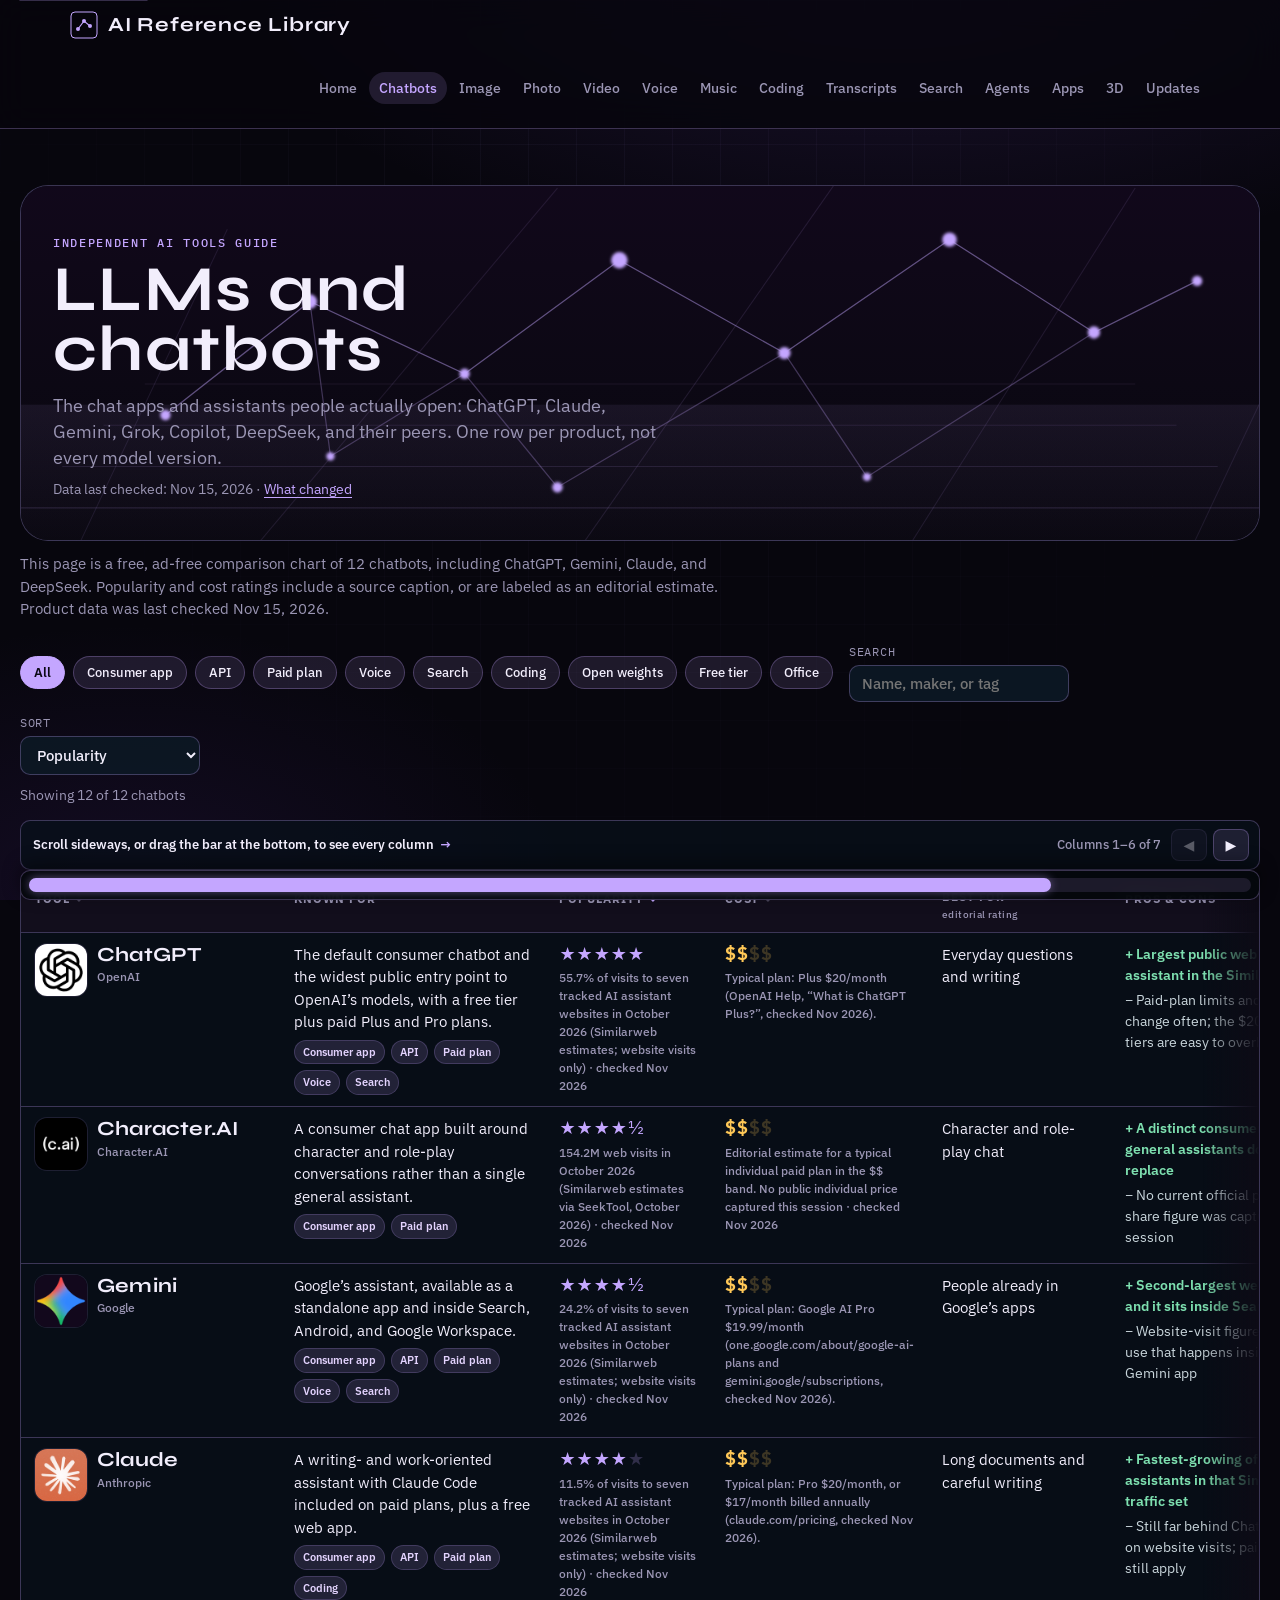
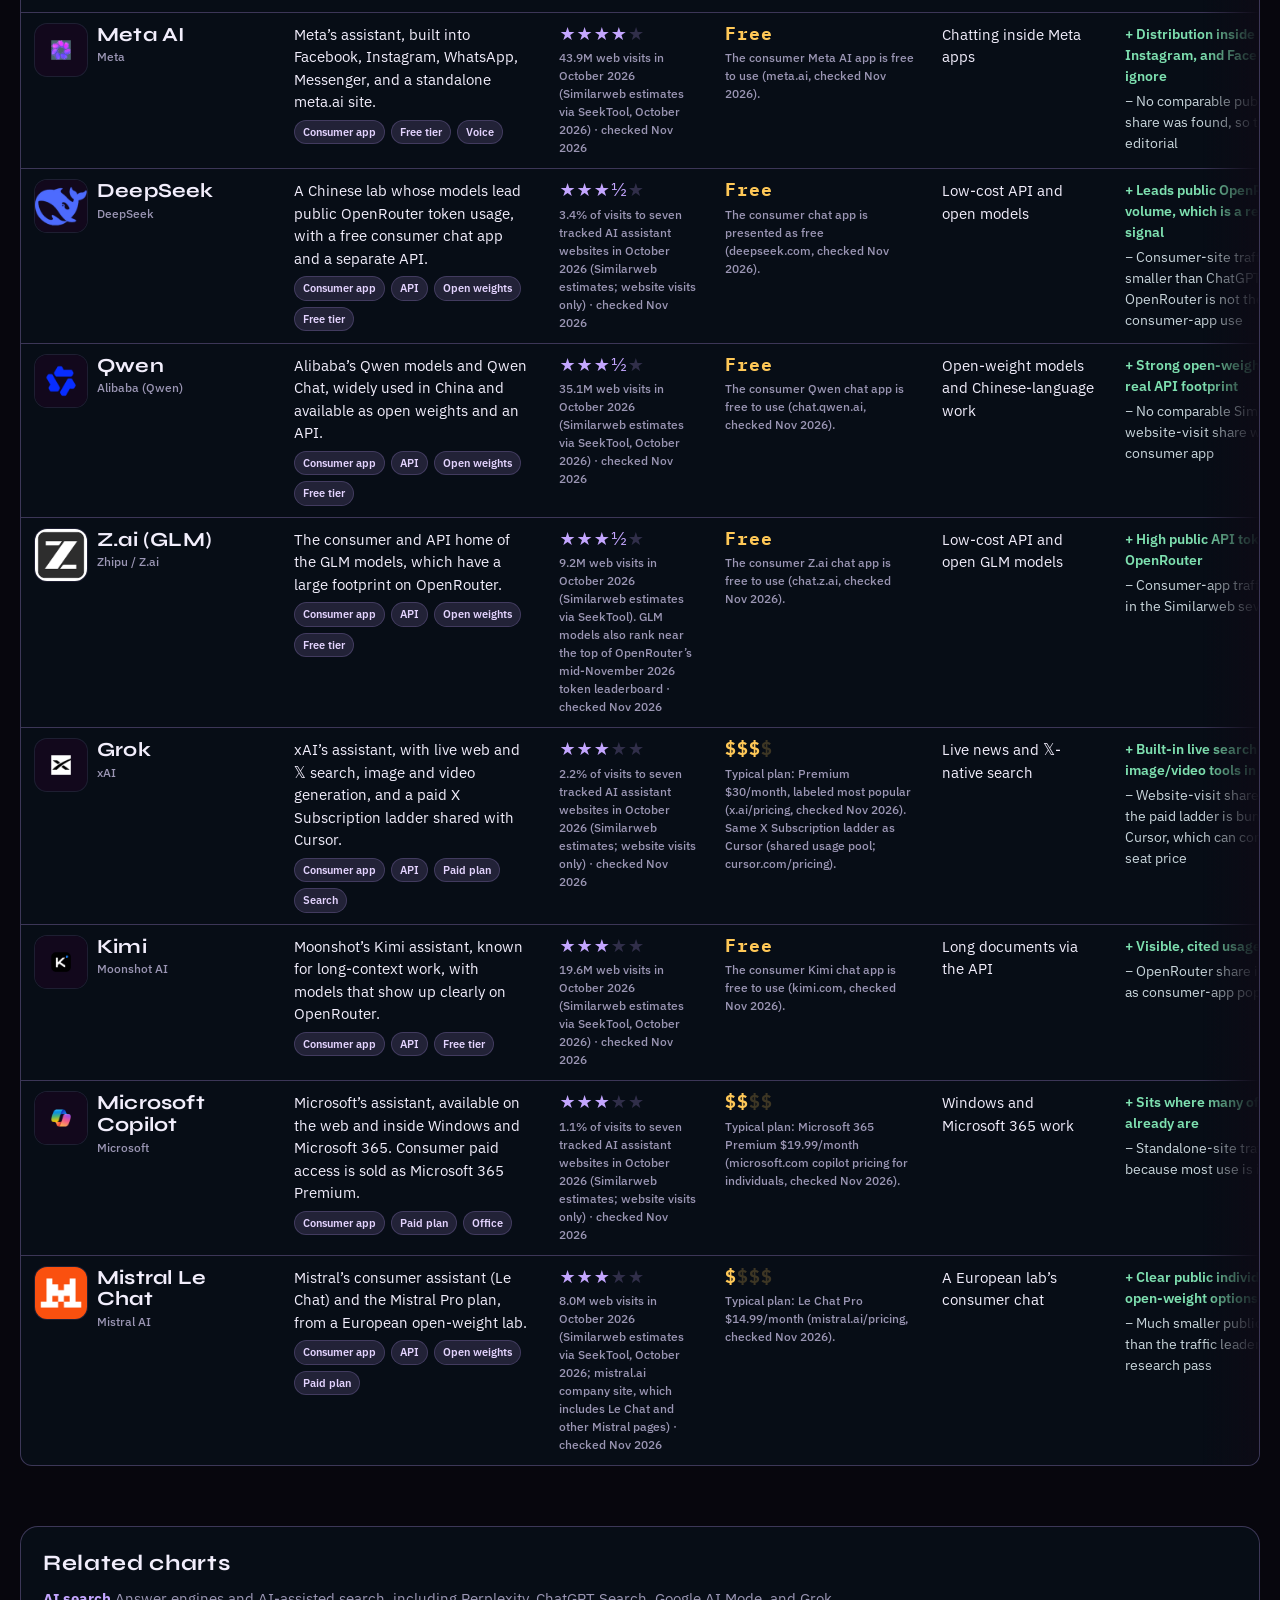
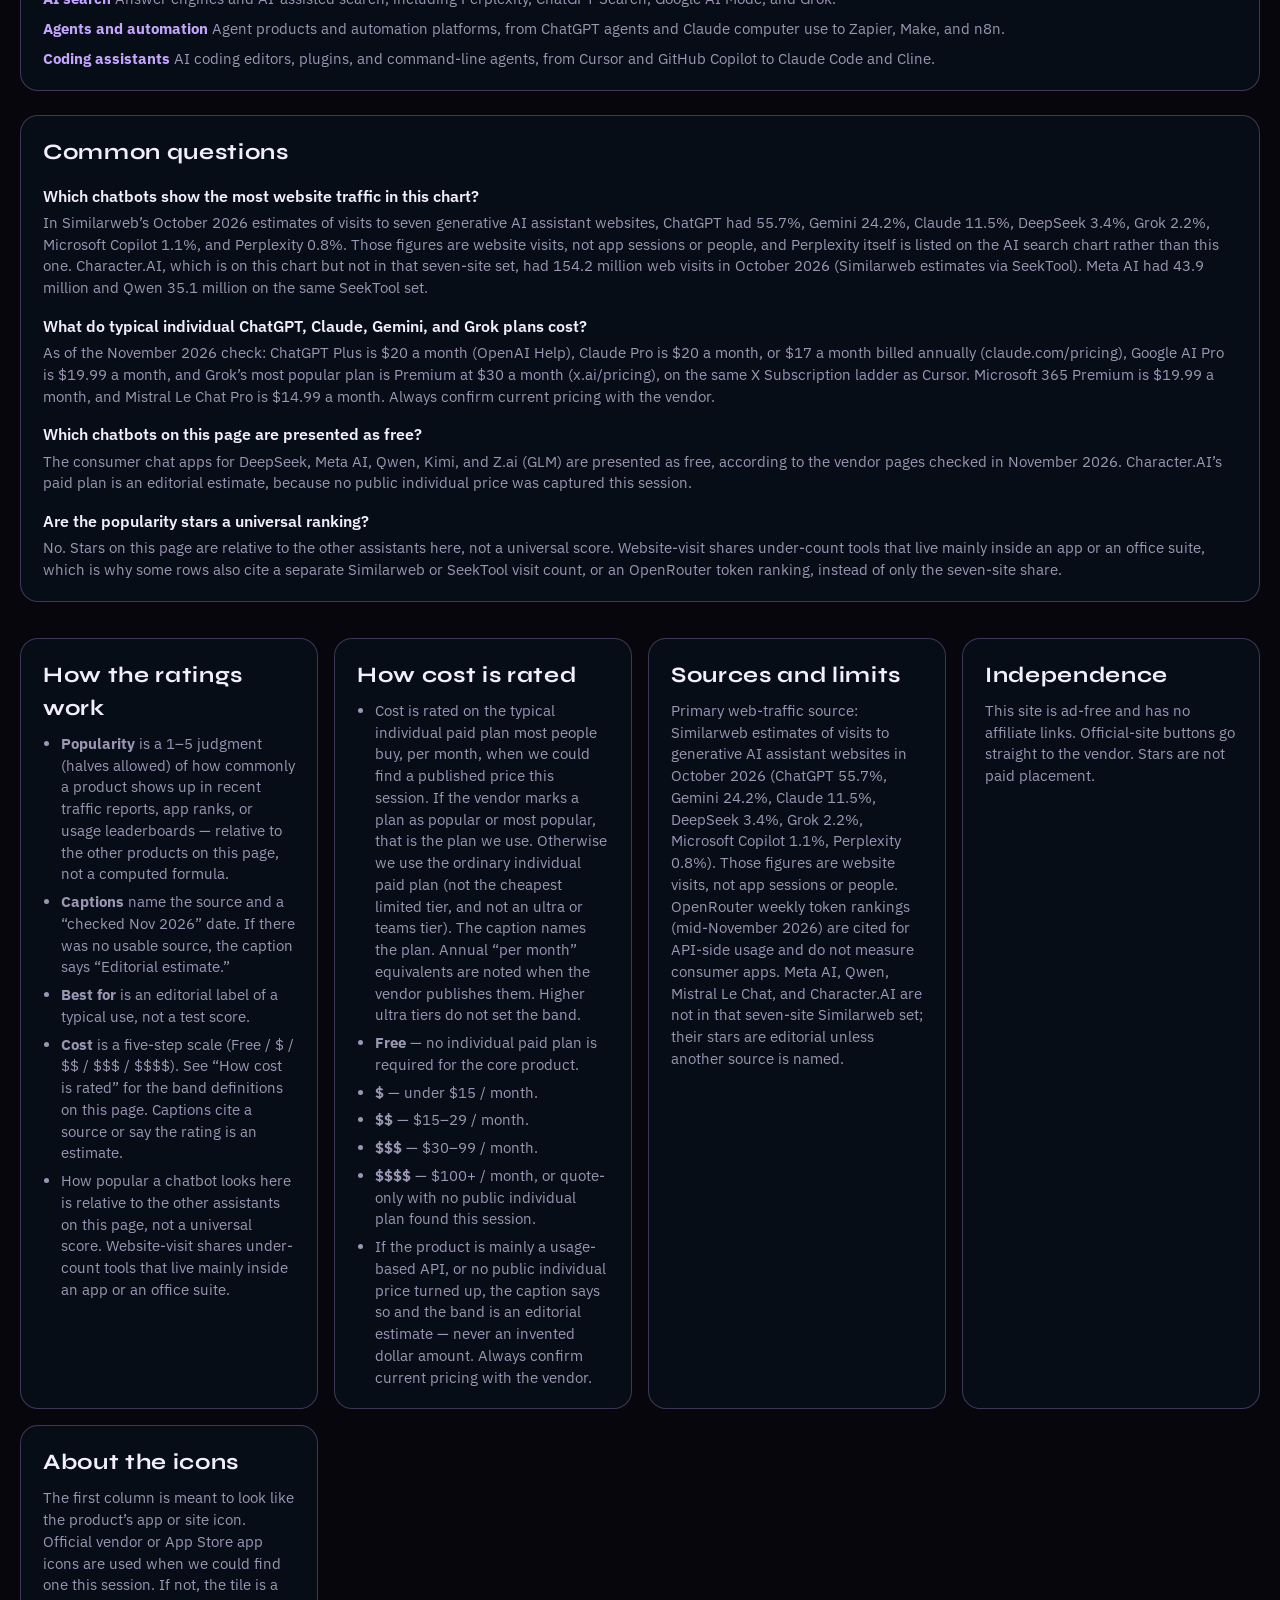
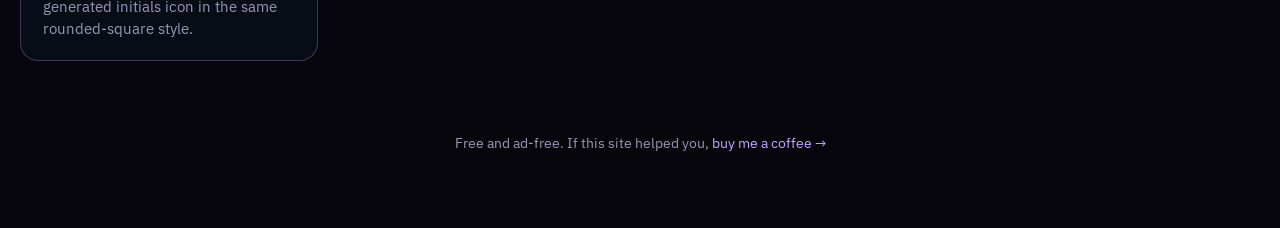
<file: chatbots.html>
<!doctype html>
<html lang="en">
<head>
<meta charset="utf-8">
<meta name="viewport" content="width=device-width,initial-scale=1,viewport-fit=cover">
<title>LLMs and chatbots comparison chart · AI Reference Library</title>
<meta name="description" content="Consumer and API chat assistants, from ChatGPT and Claude to DeepSeek, Grok, and open-weight labs.">
<link rel="canonical" href="https://aitoolchart.net/chatbots">
<meta property="og:type" content="article">
<meta property="og:site_name" content="AI Reference Library">
<meta property="og:title" content="LLMs and chatbots comparison chart · AI Reference Library">
<meta property="og:description" content="Consumer and API chat assistants, from ChatGPT and Claude to DeepSeek, Grok, and open-weight labs.">
<meta property="og:url" content="https://aitoolchart.net/chatbots">
<meta property="og:image" content="https://aitoolchart.net/og-image.png">
<meta property="og:image:width" content="1200">
<meta property="og:image:height" content="630">
<meta property="og:image:alt" content="AI Reference Library: a dark grid and connected nodes">
<meta name="twitter:card" content="summary_large_image">
<meta name="twitter:title" content="LLMs and chatbots comparison chart · AI Reference Library">
<meta name="twitter:description" content="Consumer and API chat assistants, from ChatGPT and Claude to DeepSeek, Grok, and open-weight labs.">
<meta name="twitter:image" content="https://aitoolchart.net/og-image.png">
<meta name="twitter:image:alt" content="AI Reference Library: a dark grid and connected nodes">
<link rel="alternate" type="text/plain" title="LLM summary" href="https://aitoolchart.net/llms.txt">
<link rel="icon" href="favicon.ico" sizes="any">
<link rel="icon" href="favicon.svg" type="image/svg+xml">
<link rel="apple-touch-icon" href="apple-touch-icon.png">
<link rel="preconnect" href="https://fonts.googleapis.com">
<link rel="preconnect" href="https://fonts.gstatic.com" crossorigin>
<link rel="stylesheet" href="https://fonts.googleapis.com/css2?family=IBM+Plex+Mono:wght@400;500&family=IBM+Plex+Sans:wght@400;500;600;700&family=Syne:wght@600;700;800&display=swap">
<link rel="stylesheet" href="theme.css?v=20261120a">
<script type="application/ld+json">{"@context": "https://schema.org", "@type": "BreadcrumbList", "itemListElement": [{"@type": "ListItem", "position": 1, "name": "Home", "item": "https://aitoolchart.net/"}, {"@type": "ListItem", "position": 2, "name": "LLMs and chatbots", "item": "https://aitoolchart.net/chatbots"}]}</script>
<script type="application/ld+json">{"@context": "https://schema.org", "@type": "ItemList", "name": "LLMs and chatbots", "url": "https://aitoolchart.net/chatbots", "numberOfItems": 12, "itemListElement": [{"@type": "ListItem", "position": 1, "item": {"@type": "SoftwareApplication", "name": "ChatGPT", "applicationCategory": "UtilitiesApplication", "operatingSystem": "Web", "url": "https://chatgpt.com"}}, {"@type": "ListItem", "position": 2, "item": {"@type": "SoftwareApplication", "name": "Gemini", "applicationCategory": "UtilitiesApplication", "operatingSystem": "Web", "url": "https://gemini.google.com"}}, {"@type": "ListItem", "position": 3, "item": {"@type": "SoftwareApplication", "name": "Claude", "applicationCategory": "UtilitiesApplication", "operatingSystem": "Web", "url": "https://claude.com"}}, {"@type": "ListItem", "position": 4, "item": {"@type": "SoftwareApplication", "name": "DeepSeek", "applicationCategory": "UtilitiesApplication", "operatingSystem": "Web", "url": "https://www.deepseek.com"}}, {"@type": "ListItem", "position": 5, "item": {"@type": "SoftwareApplication", "name": "Grok", "applicationCategory": "UtilitiesApplication", "operatingSystem": "Web", "url": "https://x.ai/grok"}}, {"@type": "ListItem", "position": 6, "item": {"@type": "SoftwareApplication", "name": "Microsoft Copilot", "applicationCategory": "UtilitiesApplication", "operatingSystem": "Web", "url": "https://copilot.microsoft.com"}}, {"@type": "ListItem", "position": 7, "item": {"@type": "SoftwareApplication", "name": "Meta AI", "applicationCategory": "UtilitiesApplication", "operatingSystem": "Web", "url": "https://www.meta.ai"}}, {"@type": "ListItem", "position": 8, "item": {"@type": "SoftwareApplication", "name": "Qwen", "applicationCategory": "UtilitiesApplication", "operatingSystem": "Web", "url": "https://chat.qwen.ai"}}, {"@type": "ListItem", "position": 9, "item": {"@type": "SoftwareApplication", "name": "Kimi", "applicationCategory": "UtilitiesApplication", "operatingSystem": "Web", "url": "https://www.kimi.com"}}, {"@type": "ListItem", "position": 10, "item": {"@type": "SoftwareApplication", "name": "Z.ai (GLM)", "applicationCategory": "UtilitiesApplication", "operatingSystem": "Web", "url": "https://chat.z.ai"}}, {"@type": "ListItem", "position": 11, "item": {"@type": "SoftwareApplication", "name": "Mistral Le Chat", "applicationCategory": "UtilitiesApplication", "operatingSystem": "Web", "url": "https://chat.mistral.ai"}}, {"@type": "ListItem", "position": 12, "item": {"@type": "SoftwareApplication", "name": "Character.AI", "applicationCategory": "UtilitiesApplication", "operatingSystem": "Web", "url": "https://character.ai"}}]}</script>
<script type="application/ld+json">{"@context": "https://schema.org", "@type": "FAQPage", "mainEntity": [{"@type": "Question", "name": "Which chatbots show the most website traffic in this chart?", "acceptedAnswer": {"@type": "Answer", "text": "In Similarweb’s October 2026 estimates of visits to seven generative AI assistant websites, ChatGPT had 55.7%, Gemini 24.2%, Claude 11.5%, DeepSeek 3.4%, Grok 2.2%, Microsoft Copilot 1.1%, and Perplexity 0.8%. Those figures are website visits, not app sessions or people, and Perplexity itself is listed on the AI search chart rather than this one. Character.AI, which is on this chart but not in that seven-site set, had 154.2 million web visits in October 2026 (Similarweb estimates via SeekTool). Meta AI had 43.9 million and Qwen 35.1 million on the same SeekTool set."}}, {"@type": "Question", "name": "What do typical individual ChatGPT, Claude, Gemini, and Grok plans cost?", "acceptedAnswer": {"@type": "Answer", "text": "As of the November 2026 check: ChatGPT Plus is $20 a month (OpenAI Help), Claude Pro is $20 a month, or $17 a month billed annually (claude.com/pricing), Google AI Pro is $19.99 a month, and Grok’s most popular plan is Premium at $30 a month (x.ai/pricing), on the same X Subscription ladder as Cursor. Microsoft 365 Premium is $19.99 a month, and Mistral Le Chat Pro is $14.99 a month. Always confirm current pricing with the vendor."}}, {"@type": "Question", "name": "Which chatbots on this page are presented as free?", "acceptedAnswer": {"@type": "Answer", "text": "The consumer chat apps for DeepSeek, Meta AI, Qwen, Kimi, and Z.ai (GLM) are presented as free, according to the vendor pages checked in November 2026. Character.AI’s paid plan is an editorial estimate, because no public individual price was captured this session."}}, {"@type": "Question", "name": "Are the popularity stars a universal ranking?", "acceptedAnswer": {"@type": "Answer", "text": "No. Stars on this page are relative to the other assistants here, not a universal score. Website-visit shares under-count tools that live mainly inside an app or an office suite, which is why some rows also cite a separate Similarweb or SeekTool visit count, or an OpenRouter token ranking, instead of only the seven-site share."}}]}</script>
</head>
<body>
<div class="page-bg"></div>
<a class="skip" href="#main">Skip to content</a>
<nav class="topnav" aria-label="Primary">
  <div class="inner">
    <a class="brand" href="index.html">
      <svg width="28" height="28" viewBox="0 0 28 28" aria-hidden="true">
        <rect x="1" y="1" width="26" height="26" rx="4" fill="none" stroke="#c4a6ff" stroke-width="1"/>
        <circle cx="8" cy="18" r="2" fill="#c4a6ff"/>
        <circle cx="14" cy="10" r="2" fill="#c4a6ff"/>
        <circle cx="20" cy="15" r="2" fill="#c4a6ff"/>
        <path d="M8 18 L14 10 L20 15" fill="none" stroke="#c4a6ff" stroke-width="1.2"/>
      </svg>
      AI Reference Library
    </a>
    <ul class="nav-links"><li><a href="index.html">Home</a></li><li><a href="chatbots.html" aria-current="page">Chatbots</a></li><li><a href="image.html">Image</a></li><li><a href="photo.html">Photo</a></li><li><a href="video.html">Video</a></li><li><a href="voice.html">Voice</a></li><li><a href="music.html">Music</a></li><li><a href="coding.html">Coding</a></li><li><a href="transcription.html">Transcripts</a></li><li><a href="search.html">Search</a></li><li><a href="agents.html">Agents</a></li><li><a href="apps.html">Apps</a></li><li><a href="gen3d.html">3D</a></li><li><a href="updates.html">Updates</a></li></ul>
  </div>
</nav>
<div class="wrap chart-wrap" id="main">
<header class="hero">
  <div class="hero-art"><svg class="hero-svg" viewBox="0 0 1200 420" preserveAspectRatio="xMidYMid slice" aria-hidden="true">
  <defs>
    <linearGradient id="sky" x1="0" y1="0" x2="0" y2="1">
      <stop offset="0%" stop-color="#12081c"/>
      <stop offset="55%" stop-color="#0c0814"/>
      <stop offset="100%" stop-color="#07060d"/>
    </linearGradient>
    <linearGradient id="glow" x1="0" y1="1" x2="0" y2="0">
      <stop offset="0%" stop-color="#c4a6ff" stop-opacity="0.0"/>
      <stop offset="100%" stop-color="#c4a6ff" stop-opacity="0.35"/>
    </linearGradient>
    <filter id="soft"><feGaussianBlur stdDeviation="1.4"/></filter>
  </defs>
  <rect width="1200" height="420" fill="url(#sky)"/>
  <g stroke="#c4a6ff" stroke-opacity="0.16" fill="none" stroke-width="1">
    <path d="M-40,390 L1240,390"/>
    <path d="M0,350 L1200,350" stroke-opacity="0.14"/>
    <path d="M40,310 L1160,310" stroke-opacity="0.12"/>
    <path d="M80,270 L1120,270" stroke-opacity="0.10"/>
    <path d="M120,230 L1080,230" stroke-opacity="0.08"/>
    <path d="M200,80 L40,420" stroke-opacity="0.10"/>
    <path d="M520,40 L200,420" stroke-opacity="0.11"/>
    <path d="M800,20 L520,420" stroke-opacity="0.12"/>
    <path d="M1080,40 L840,420" stroke-opacity="0.11"/>
    <path d="M1280,80 L1120,420" stroke-opacity="0.10"/>
  </g>
  <g fill="none" stroke="#c4a6ff" stroke-opacity="0.45" stroke-width="1.2">
    <path d="M140,260 L280,150 L430,220 L580,110 L740,200 L900,90 L1040,180 L1140,130"/>
    <path d="M280,150 L300,300 L430,220 L520,330 L740,200 L820,320 L1040,180" stroke-opacity="0.28"/>
  </g>
  <g fill="#c4a6ff" filter="url(#soft)">
    <circle cx="140" cy="260" r="5"/>
    <circle cx="280" cy="150" r="7"/>
    <circle cx="430" cy="220" r="5"/>
    <circle cx="580" cy="110" r="8"/>
    <circle cx="740" cy="200" r="6"/>
    <circle cx="900" cy="90" r="7"/>
    <circle cx="1040" cy="180" r="6"/>
    <circle cx="1140" cy="130" r="5"/>
    <circle cx="300" cy="300" r="4"/>
    <circle cx="520" cy="330" r="5"/>
    <circle cx="820" cy="320" r="4"/>
  </g>
  <rect x="0" y="250" width="1200" height="170" fill="url(#glow)" opacity="0.22"/>
</svg>
</div>
  <div class="hero-copy">
    <span class="eyebrow">Independent AI tools guide</span>
    <h1>LLMs and chatbots</h1>
    <p class="lede">The chat apps and assistants people actually open: ChatGPT, Claude, Gemini, Grok, Copilot, DeepSeek, and their peers. One row per product, not every model version.</p>
    <p class="checked">Data last checked: <time datetime="2026-11-15">Nov 15, 2026</time> · <a href="updates.html">What changed</a></p>
  </div>
</header>
  <p class="intro">This page is a free, ad-free comparison chart of 12 chatbots, including ChatGPT, Gemini, Claude, and DeepSeek. Popularity and cost ratings include a source caption, or are labeled as an editorial estimate. Product data was last checked Nov 15, 2026.</p>
  <div id="catalog">
  <div class="toolbar">
    <div class="chips" role="group" aria-label="Filter"><button class="chip" data-f="all" aria-pressed="true">All</button>
<button class="chip" data-f="Consumer app" aria-pressed="false">Consumer app</button>
<button class="chip" data-f="API" aria-pressed="false">API</button>
<button class="chip" data-f="Paid plan" aria-pressed="false">Paid plan</button>
<button class="chip" data-f="Voice" aria-pressed="false">Voice</button>
<button class="chip" data-f="Search" aria-pressed="false">Search</button>
<button class="chip" data-f="Coding" aria-pressed="false">Coding</button>
<button class="chip" data-f="Open weights" aria-pressed="false">Open weights</button>
<button class="chip" data-f="Free tier" aria-pressed="false">Free tier</button>
<button class="chip" data-f="Office" aria-pressed="false">Office</button></div>
    <label class="search">Search
      <input type="search" id="search" placeholder="Name, maker, or tag" autocomplete="off">
    </label>
    <label class="sort">Sort
      <select id="sort">
        <option value="pop">Popularity</option>
        <option value="name">Name</option>
        <option value="cost-asc">Cost: cheapest first</option>
        <option value="cost-desc">Cost: priciest first</option>
      </select>
    </label>
  </div>
  <p class="count" id="count"></p>
  <div class="table-box">
    <table class="chart">
      <thead>
        <tr>
          <th><button type="button" class="th-btn" data-k="name">Tool</button></th>
          <th>Known for</th>
          <th><button type="button" class="th-btn" data-k="pop">Popularity</button></th>
          <th><button type="button" class="th-btn" data-k="cost">Cost</button></th>
          <th class="learn-th">Best for<span class="th-note">editorial rating</span></th>
          <th>Pros &amp; cons</th>
          <th>Official site</th>
        </tr>
      </thead>
      <tbody id="rows"></tbody>
    </table>
  </div>
  </div>
  <section class="related" id="related">
    <h2>Related charts</h2>
    <ul><li><a href="search.html"><strong>AI search</strong></a> <span>Answer engines and AI-assisted search, including Perplexity, ChatGPT Search, Google AI Mode, and Grok.</span></li><li><a href="agents.html"><strong>Agents and automation</strong></a> <span>Agent products and automation platforms, from ChatGPT agents and Claude computer use to Zapier, Make, and n8n.</span></li><li><a href="coding.html"><strong>Coding assistants</strong></a> <span>AI coding editors, plugins, and command-line agents, from Cursor and GitHub Copilot to Claude Code and Cline.</span></li></ul>
  </section>
  <section class="faq" id="faq">
    <h2>Common questions</h2>
    <div><h3>Which chatbots show the most website traffic in this chart?</h3><p>In Similarweb’s October 2026 estimates of visits to seven generative AI assistant websites, ChatGPT had 55.7%, Gemini 24.2%, Claude 11.5%, DeepSeek 3.4%, Grok 2.2%, Microsoft Copilot 1.1%, and Perplexity 0.8%. Those figures are website visits, not app sessions or people, and Perplexity itself is listed on the AI search chart rather than this one. Character.AI, which is on this chart but not in that seven-site set, had 154.2 million web visits in October 2026 (Similarweb estimates via SeekTool). Meta AI had 43.9 million and Qwen 35.1 million on the same SeekTool set.</p></div><div><h3>What do typical individual ChatGPT, Claude, Gemini, and Grok plans cost?</h3><p>As of the November 2026 check: ChatGPT Plus is $20 a month (OpenAI Help), Claude Pro is $20 a month, or $17 a month billed annually (claude.com/pricing), Google AI Pro is $19.99 a month, and Grok’s most popular plan is Premium at $30 a month (x.ai/pricing), on the same X Subscription ladder as Cursor. Microsoft 365 Premium is $19.99 a month, and Mistral Le Chat Pro is $14.99 a month. Always confirm current pricing with the vendor.</p></div><div><h3>Which chatbots on this page are presented as free?</h3><p>The consumer chat apps for DeepSeek, Meta AI, Qwen, Kimi, and Z.ai (GLM) are presented as free, according to the vendor pages checked in November 2026. Character.AI’s paid plan is an editorial estimate, because no public individual price was captured this session.</p></div><div><h3>Are the popularity stars a universal ranking?</h3><p>No. Stars on this page are relative to the other assistants here, not a universal score. Website-visit shares under-count tools that live mainly inside an app or an office suite, which is why some rows also cite a separate Similarweb or SeekTool visit count, or an OpenRouter token ranking, instead of only the seven-site share.</p></div>
  </section>
  <div class="notes">
    <section>
      <h2>How the ratings work</h2>
      <ul>
<li><strong>Popularity</strong> is a 1–5 judgment (halves allowed) of how commonly a product shows up in recent traffic reports, app ranks, or usage leaderboards — relative to the other products on this page, not a computed formula.</li>
<li><strong>Captions</strong> name the source and a “checked Nov 2026” date. If there was no usable source, the caption says “Editorial estimate.”</li>
<li><strong>Best for</strong> is an editorial label of a typical use, not a test score.</li>
<li><strong>Cost</strong> is a five-step scale (Free / $ / $$ / $$$ / $$$$). See “How cost is rated” for the band definitions on this page. Captions cite a source or say the rating is an estimate.</li>
<li>How popular a chatbot looks here is relative to the other assistants on this page, not a universal score. Website-visit shares under-count tools that live mainly inside an app or an office suite.</li></ul>
    </section>
    <section>
      <h2>How cost is rated</h2>
      <ul>
        <li>Cost is rated on the typical individual paid plan most people buy, per month, when we could find a published price this session. If the vendor marks a plan as popular or most popular, that is the plan we use. Otherwise we use the ordinary individual paid plan (not the cheapest limited tier, and not an ultra or teams tier). The caption names the plan. Annual “per month” equivalents are noted when the vendor publishes them. Higher ultra tiers do not set the band.</li>
        <li><strong>Free</strong> — no individual paid plan is required for the core product.</li>
        <li><strong>$</strong> — under $15 / month.</li>
        <li><strong>$$</strong> — $15–29 / month.</li>
        <li><strong>$$$</strong> — $30–99 / month.</li>
        <li><strong>$$$$</strong> — $100+ / month, or quote-only with no public individual plan found this session.</li>
        <li>If the product is mainly a usage-based API, or no public individual price turned up, the caption says so and the band is an editorial estimate — never an invented dollar amount. Always confirm current pricing with the vendor.</li>
      </ul>
    </section>
    <section>
      <h2>Sources and limits</h2>
      <p>Primary web-traffic source: Similarweb estimates of visits to generative AI assistant websites in October 2026 (ChatGPT 55.7%, Gemini 24.2%, Claude 11.5%, DeepSeek 3.4%, Grok 2.2%, Microsoft Copilot 1.1%, Perplexity 0.8%). Those figures are website visits, not app sessions or people. OpenRouter weekly token rankings (mid-November 2026) are cited for API-side usage and do not measure consumer apps. Meta AI, Qwen, Mistral Le Chat, and Character.AI are not in that seven-site Similarweb set; their stars are editorial unless another source is named.</p>
    </section>
    <section>
      <h2>Independence</h2>
      <p>This site is ad-free and has no affiliate links. Official-site buttons go straight to the vendor. Stars are not paid placement.</p>
    </section>
    <section>
      <h2>About the icons</h2>
      <p>The first column is meant to look like the product’s app or site icon. Official vendor or App Store app icons are used when we could find one this session. If not, the tile is a generated initials icon in the same rounded-square style.</p>
    </section>
  </div>
</div>
<footer class="site-footer">
<p class="kofi">Free and ad-free. If this site helped you, <a href="https://ko-fi.com/marcustravis" target="_blank" rel="noopener">buy me a coffee →</a></p>
</footer>
<script>
(function () {
  function syncNavH() {
    var nav = document.querySelector(".topnav");
    if (!nav) return;
    document.documentElement.style.setProperty("--nav-h", Math.ceil(nav.getBoundingClientRect().height) + "px");
  }
  syncNavH();
  window.addEventListener("resize", syncNavH);
  if (window.ResizeObserver && document.querySelector(".topnav")) {
    new ResizeObserver(syncNavH).observe(document.querySelector(".topnav"));
  }
})();
</script>

<script src="app.js?v=20261120a"></script>
<script src="scroll-hint.js?v=20261120a"></script>
<script>
const DATA = [{"id": "p-chatgpt", "name": "ChatGPT", "maker": "OpenAI", "knownFor": "The default consumer chatbot and the widest public entry point to OpenAI’s models, with a free tier plus paid Plus and Pro plans.", "tags": ["Consumer app", "API", "Paid plan", "Voice", "Search"], "price": null, "pop": 5, "popCaption": "55.7% of visits to seven tracked AI assistant websites in October 2026 (Similarweb estimates; website visits only) · checked Nov 2026", "cost": 2, "costCaption": "Typical plan: Plus $20/month (OpenAI Help, “What is ChatGPT Plus?”, checked Nov 2026).", "learn": "Everyday questions and writing", "pro": "Largest public web traffic of any assistant in the Similarweb set", "con": "Paid-plan limits and model names change often; the $200–$500 Pro tiers are easy to overbuy", "url": "https://chatgpt.com", "icon": "chatgpt", "iconOfficial": true}, {"id": "p-gemini", "name": "Gemini", "maker": "Google", "knownFor": "Google’s assistant, available as a standalone app and inside Search, Android, and Google Workspace.", "tags": ["Consumer app", "API", "Paid plan", "Voice", "Search"], "price": null, "pop": 4.5, "popCaption": "24.2% of visits to seven tracked AI assistant websites in October 2026 (Similarweb estimates; website visits only) · checked Nov 2026", "cost": 2, "costCaption": "Typical plan: Google AI Pro $19.99/month (one.google.com/about/google-ai-plans and gemini.google/subscriptions, checked Nov 2026).", "learn": "People already in Google’s apps", "pro": "Second-largest web-traffic share, and it sits inside Search and Android", "con": "Website-visit figures under-count use that happens inside Search or the Gemini app", "url": "https://gemini.google.com", "icon": "gemini", "iconOfficial": true}, {"id": "p-claude", "name": "Claude", "maker": "Anthropic", "knownFor": "A writing- and work-oriented assistant with Claude Code included on paid plans, plus a free web app.", "tags": ["Consumer app", "API", "Paid plan", "Coding"], "price": null, "pop": 4, "popCaption": "11.5% of visits to seven tracked AI assistant websites in October 2026 (Similarweb estimates; website visits only) · checked Nov 2026", "cost": 2, "costCaption": "Typical plan: Pro $20/month, or $17/month billed annually (claude.com/pricing, checked Nov 2026).", "learn": "Long documents and careful writing", "pro": "Fastest-growing of the large assistants in that Similarweb web-traffic set", "con": "Still far behind ChatGPT and Gemini on website visits; paid usage limits still apply", "url": "https://claude.com", "icon": "claude", "iconOfficial": true}, {"id": "p-deepseek", "name": "DeepSeek", "maker": "DeepSeek", "knownFor": "A Chinese lab whose models lead public OpenRouter token usage, with a free consumer chat app and a separate API.", "tags": ["Consumer app", "API", "Open weights", "Free tier"], "price": null, "pop": 3.5, "popCaption": "3.4% of visits to seven tracked AI assistant websites in October 2026 (Similarweb estimates; website visits only) · checked Nov 2026", "cost": 0, "costCaption": "The consumer chat app is presented as free (deepseek.com, checked Nov 2026).", "learn": "Low-cost API and open models", "pro": "Leads public OpenRouter token volume, which is a real API-side signal", "con": "Consumer-site traffic is much smaller than ChatGPT or Gemini; OpenRouter is not the same as consumer-app use", "url": "https://www.deepseek.com", "icon": "deepseek", "iconOfficial": true}, {"id": "p-grok", "name": "Grok", "maker": "xAI", "knownFor": "xAI’s assistant, with live web and 𝕏 search, image and video generation, and a paid X Subscription ladder shared with Cursor.", "tags": ["Consumer app", "API", "Paid plan", "Search"], "price": null, "pop": 3, "popCaption": "2.2% of visits to seven tracked AI assistant websites in October 2026 (Similarweb estimates; website visits only) · checked Nov 2026", "cost": 3, "costCaption": "Typical plan: Premium $30/month, labeled most popular (x.ai/pricing, checked Nov 2026). Same X Subscription ladder as Cursor (shared usage pool; cursor.com/pricing).", "learn": "Live news and 𝕏-native search", "pro": "Built-in live search and image/video tools in one thread", "con": "Website-visit share is still small; the paid ladder is bundled with Cursor, which can confuse a simple seat price", "url": "https://x.ai/grok", "icon": "grok", "iconOfficial": true}, {"id": "p-microsoft-copilot", "name": "Microsoft Copilot", "maker": "Microsoft", "knownFor": "Microsoft’s assistant, available on the web and inside Windows and Microsoft 365. Consumer paid access is sold as Microsoft 365 Premium.", "tags": ["Consumer app", "Paid plan", "Office"], "price": null, "pop": 3, "popCaption": "1.1% of visits to seven tracked AI assistant websites in October 2026 (Similarweb estimates; website visits only) · checked Nov 2026", "cost": 2, "costCaption": "Typical plan: Microsoft 365 Premium $19.99/month (microsoft.com copilot pricing for individuals, checked Nov 2026).", "learn": "Windows and Microsoft 365 work", "pro": "Sits where many office workers already are", "con": "Standalone-site traffic looks small because most use is in-product", "url": "https://copilot.microsoft.com", "icon": "copilot", "iconOfficial": true}, {"id": "p-meta-ai", "name": "Meta AI", "maker": "Meta", "knownFor": "Meta’s assistant, built into Facebook, Instagram, WhatsApp, Messenger, and a standalone meta.ai site.", "tags": ["Consumer app", "Free tier", "Voice"], "price": null, "pop": 4, "popCaption": "43.9M web visits in October 2026 (Similarweb estimates via SeekTool, October 2026) · checked Nov 2026", "cost": 0, "costCaption": "The consumer Meta AI app is free to use (meta.ai, checked Nov 2026).", "learn": "Chatting inside Meta apps", "pro": "Distribution inside WhatsApp, Instagram, and Facebook is hard to ignore", "con": "No comparable public website-visit share was found, so the star rating is editorial", "url": "https://www.meta.ai", "icon": "meta-ai", "iconOfficial": true}, {"id": "p-qwen", "name": "Qwen", "maker": "Alibaba (Qwen)", "knownFor": "Alibaba’s Qwen models and Qwen Chat, widely used in China and available as open weights and an API.", "tags": ["Consumer app", "API", "Open weights", "Free tier"], "price": null, "pop": 3.5, "popCaption": "35.1M web visits in October 2026 (Similarweb estimates via SeekTool, October 2026) · checked Nov 2026", "cost": 0, "costCaption": "The consumer Qwen chat app is free to use (chat.qwen.ai, checked Nov 2026).", "learn": "Open-weight models and Chinese-language work", "pro": "Strong open-weight family and a real API footprint", "con": "No comparable Similarweb website-visit share was found for the consumer app", "url": "https://chat.qwen.ai", "icon": "qwen", "iconOfficial": true}, {"id": "p-kimi", "name": "Kimi", "maker": "Moonshot AI", "knownFor": "Moonshot’s Kimi assistant, known for long-context work, with models that show up clearly on OpenRouter.", "tags": ["Consumer app", "API", "Free tier"], "price": null, "pop": 3, "popCaption": "19.6M web visits in October 2026 (Similarweb estimates via SeekTool, October 2026) · checked Nov 2026", "cost": 0, "costCaption": "The consumer Kimi chat app is free to use (kimi.com, checked Nov 2026).", "learn": "Long documents via the API", "pro": "Visible, cited usage on OpenRouter", "con": "OpenRouter share is not the same as consumer-app popularity", "url": "https://www.kimi.com", "icon": "kimi", "iconOfficial": true}, {"id": "p-z-ai-glm", "name": "Z.ai (GLM)", "maker": "Zhipu / Z.ai", "knownFor": "The consumer and API home of the GLM models, which have a large footprint on OpenRouter.", "tags": ["Consumer app", "API", "Open weights", "Free tier"], "price": null, "pop": 3.5, "popCaption": "9.2M web visits in October 2026 (Similarweb estimates via SeekTool). GLM models also rank near the top of OpenRouter’s mid-November 2026 token leaderboard · checked Nov 2026", "cost": 0, "costCaption": "The consumer Z.ai chat app is free to use (chat.z.ai, checked Nov 2026).", "learn": "Low-cost API and open GLM models", "pro": "High public API token volume on OpenRouter", "con": "Consumer-app traffic was not found in the Similarweb seven-site set", "url": "https://chat.z.ai", "icon": "zai", "iconOfficial": true}, {"id": "p-mistral-le-chat", "name": "Mistral Le Chat", "maker": "Mistral AI", "knownFor": "Mistral’s consumer assistant (Le Chat) and the Mistral Pro plan, from a European open-weight lab.", "tags": ["Consumer app", "API", "Open weights", "Paid plan"], "price": null, "pop": 3, "popCaption": "8.0M web visits in October 2026 (Similarweb estimates via SeekTool, October 2026; mistral.ai company site, which includes Le Chat and other Mistral pages) · checked Nov 2026", "cost": 1, "costCaption": "Typical plan: Le Chat Pro $14.99/month (mistral.ai/pricing, checked Nov 2026).", "learn": "A European lab’s consumer chat", "pro": "Clear public individual price and open-weight options", "con": "Much smaller public usage signal than the traffic leaders in this research pass", "url": "https://chat.mistral.ai", "icon": "mistral", "iconOfficial": true}, {"id": "p-character-ai", "name": "Character.AI", "maker": "Character.AI", "knownFor": "A consumer chat app built around character and role-play conversations rather than a single general assistant.", "tags": ["Consumer app", "Paid plan"], "price": null, "pop": 4.5, "popCaption": "154.2M web visits in October 2026 (Similarweb estimates via SeekTool, October 2026) · checked Nov 2026", "cost": 2, "costCaption": "Editorial estimate for a typical individual paid plan in the $$ band. No public individual price captured this session · checked Nov 2026", "learn": "Character and role-play chat", "pro": "A distinct consumer audience that general assistants do not fully replace", "con": "No current official price or visit-share figure was captured this session", "url": "https://character.ai", "icon": "character-ai", "iconOfficial": true}];
initCatalog(DATA, { noun: "chatbots", defaultSort: "pop", extraCols: [] });
</script>
</body>
</html>
</file>
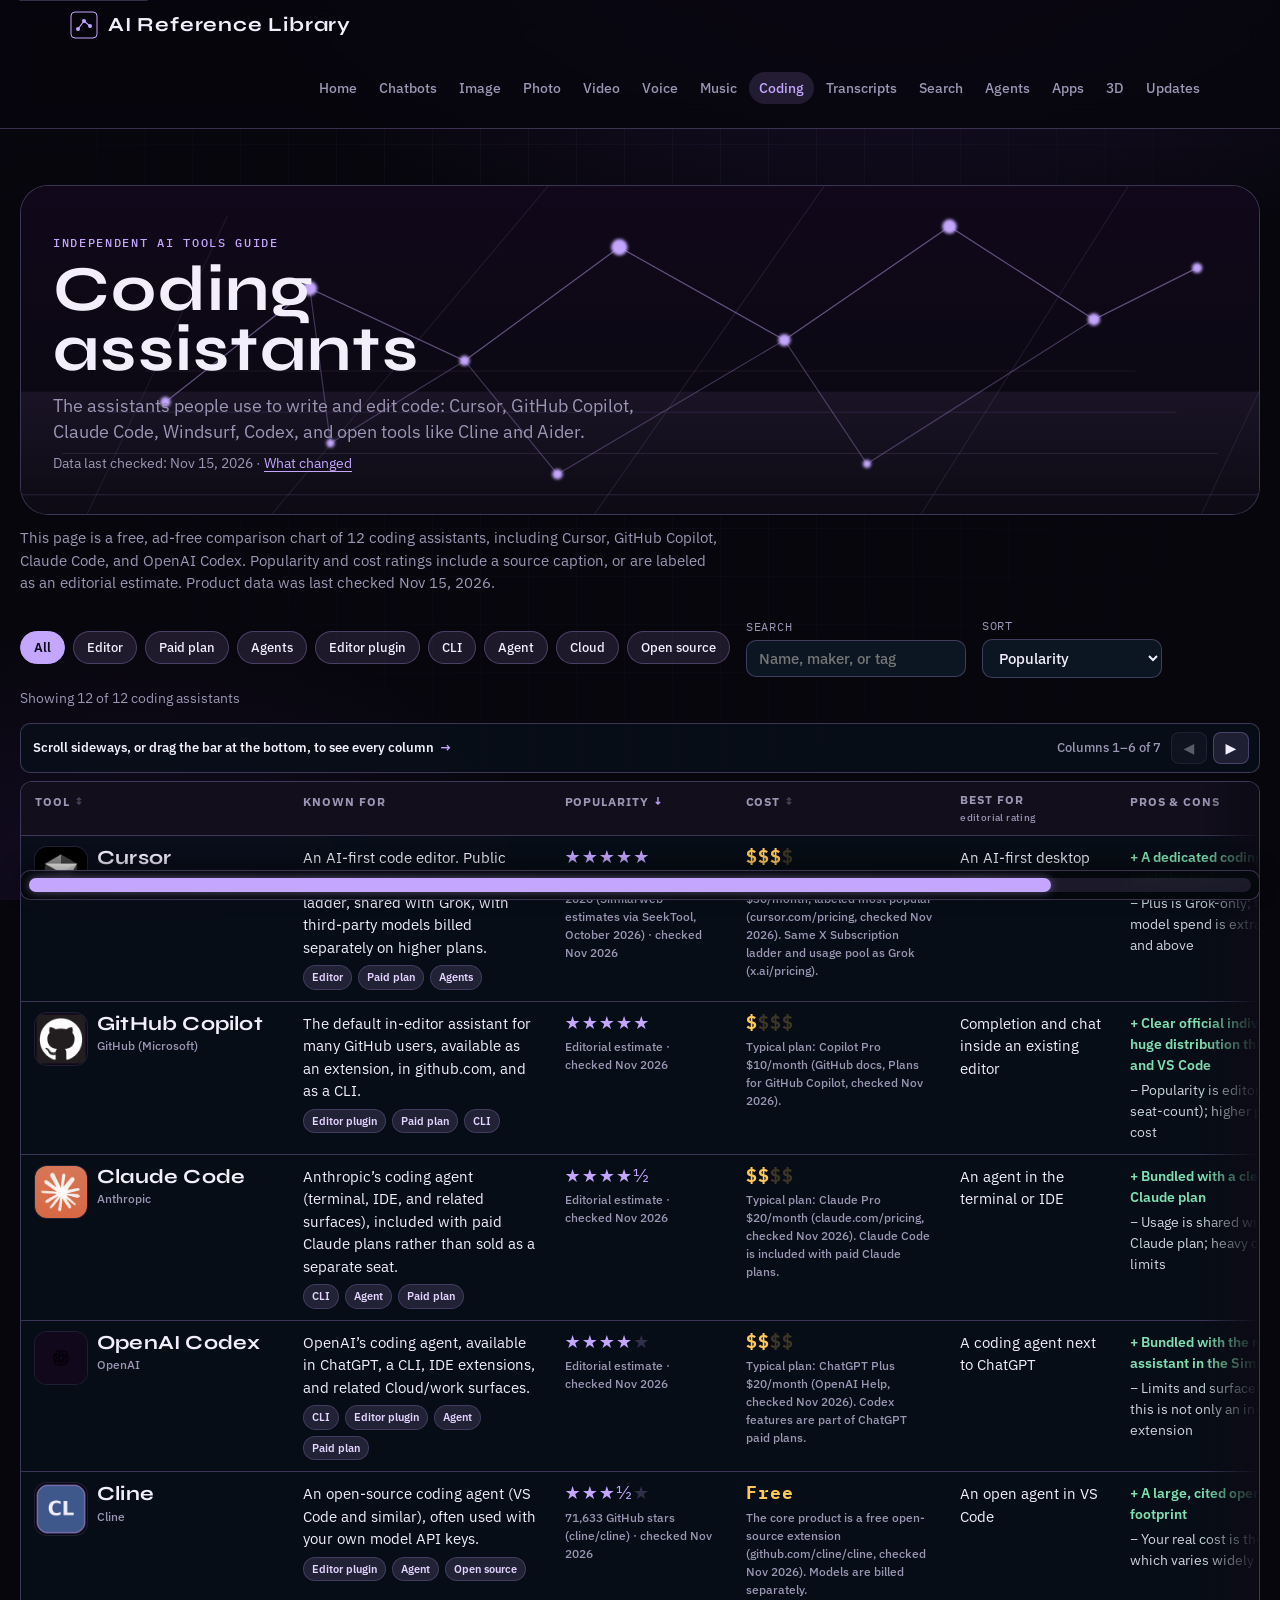
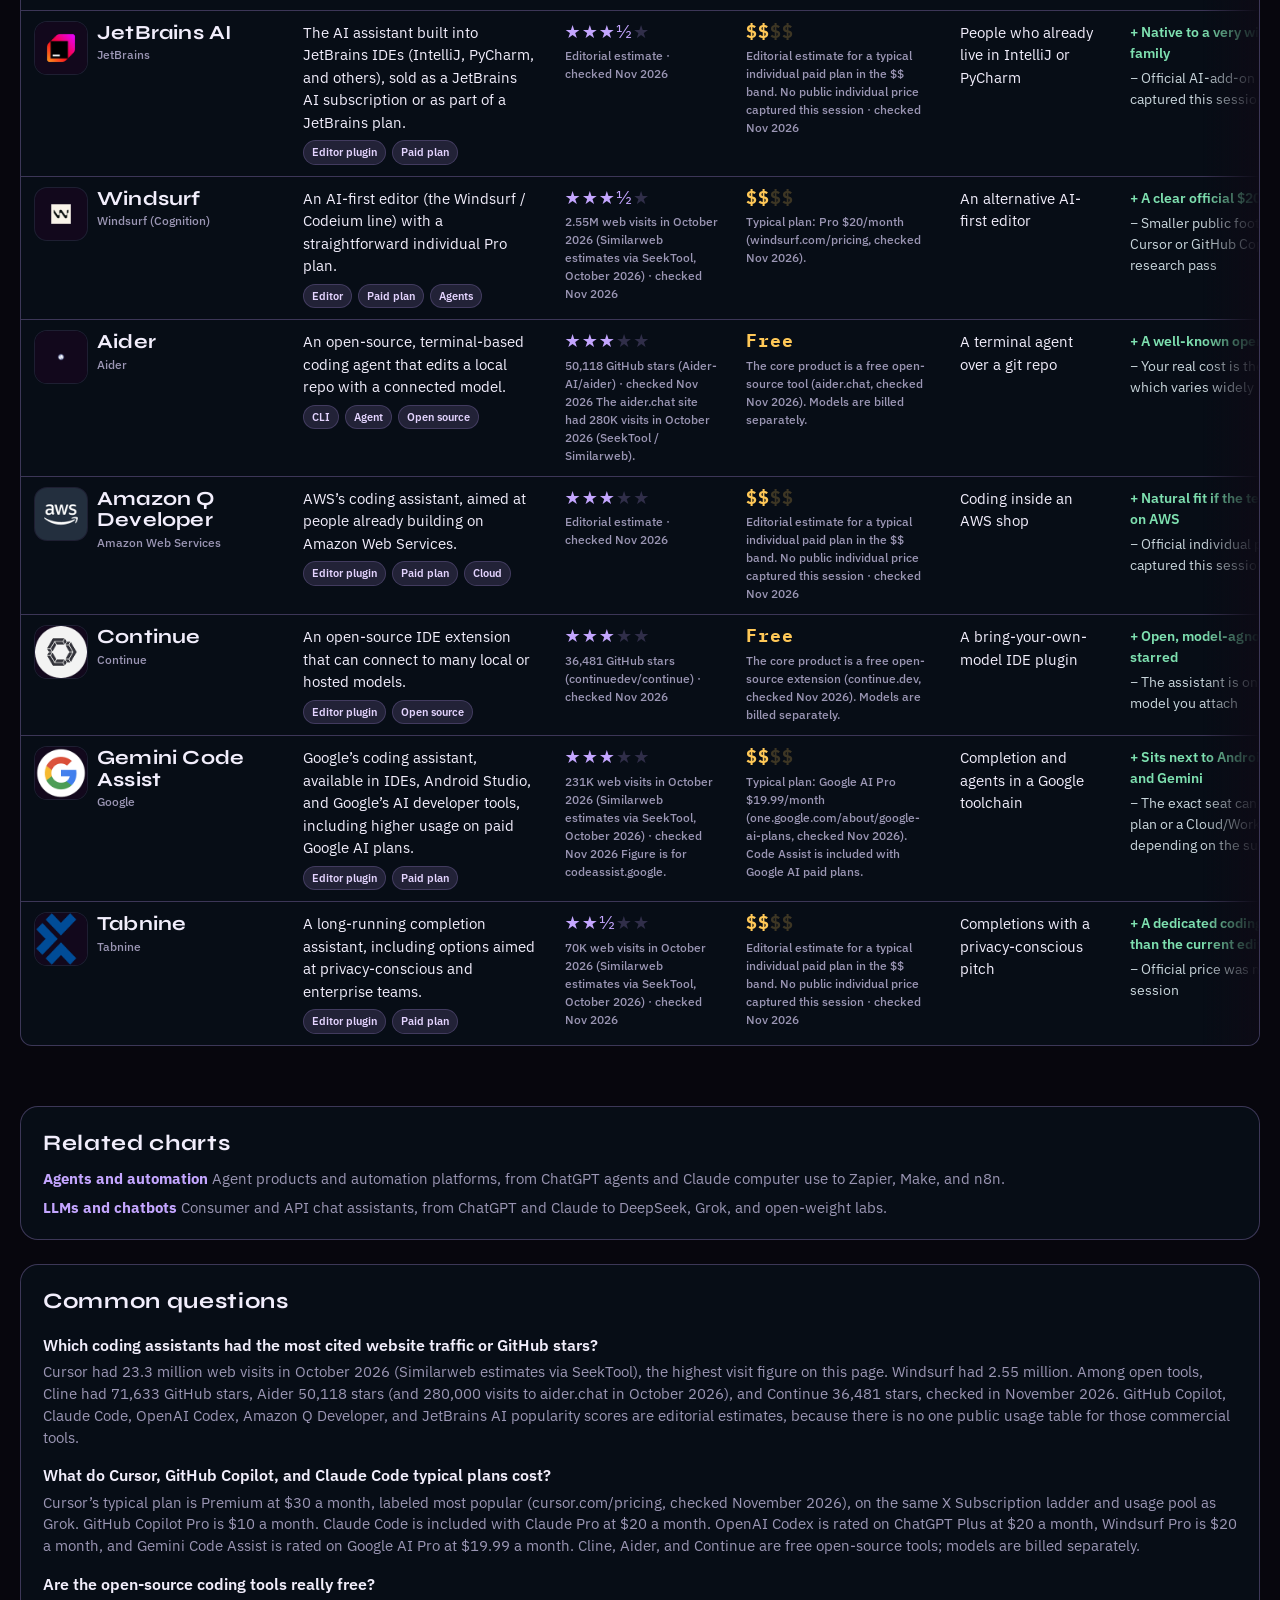
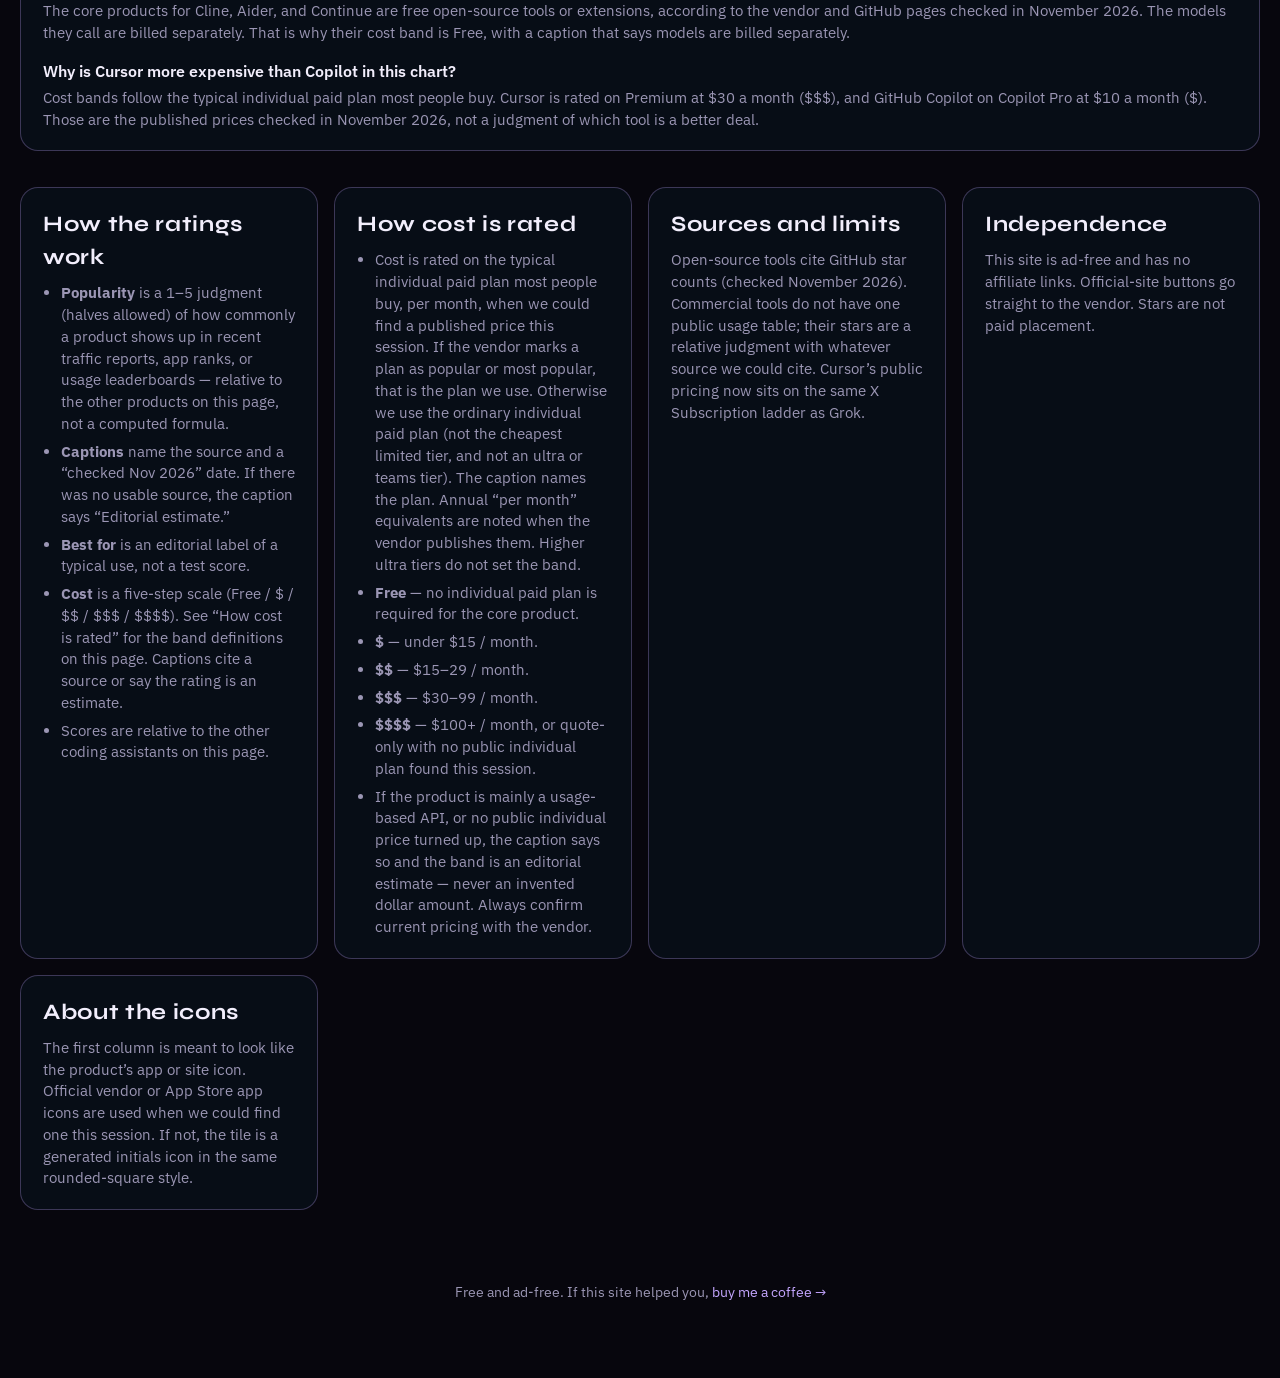
<file: coding.html>
<!doctype html>
<html lang="en">
<head>
<meta charset="utf-8">
<meta name="viewport" content="width=device-width,initial-scale=1,viewport-fit=cover">
<title>Coding assistants comparison chart · AI Reference Library</title>
<meta name="description" content="AI coding editors, plugins, and command-line agents, from Cursor and GitHub Copilot to Claude Code and Cline.">
<link rel="canonical" href="https://aitoolchart.net/coding">
<meta property="og:type" content="article">
<meta property="og:site_name" content="AI Reference Library">
<meta property="og:title" content="Coding assistants comparison chart · AI Reference Library">
<meta property="og:description" content="AI coding editors, plugins, and command-line agents, from Cursor and GitHub Copilot to Claude Code and Cline.">
<meta property="og:url" content="https://aitoolchart.net/coding">
<meta property="og:image" content="https://aitoolchart.net/og-image.png">
<meta property="og:image:width" content="1200">
<meta property="og:image:height" content="630">
<meta property="og:image:alt" content="AI Reference Library: a dark grid and connected nodes">
<meta name="twitter:card" content="summary_large_image">
<meta name="twitter:title" content="Coding assistants comparison chart · AI Reference Library">
<meta name="twitter:description" content="AI coding editors, plugins, and command-line agents, from Cursor and GitHub Copilot to Claude Code and Cline.">
<meta name="twitter:image" content="https://aitoolchart.net/og-image.png">
<meta name="twitter:image:alt" content="AI Reference Library: a dark grid and connected nodes">
<link rel="alternate" type="text/plain" title="LLM summary" href="https://aitoolchart.net/llms.txt">
<link rel="icon" href="favicon.ico" sizes="any">
<link rel="icon" href="favicon.svg" type="image/svg+xml">
<link rel="apple-touch-icon" href="apple-touch-icon.png">
<link rel="preconnect" href="https://fonts.googleapis.com">
<link rel="preconnect" href="https://fonts.gstatic.com" crossorigin>
<link rel="stylesheet" href="https://fonts.googleapis.com/css2?family=IBM+Plex+Mono:wght@400;500&family=IBM+Plex+Sans:wght@400;500;600;700&family=Syne:wght@600;700;800&display=swap">
<link rel="stylesheet" href="theme.css?v=20261120a">
<script type="application/ld+json">{"@context": "https://schema.org", "@type": "BreadcrumbList", "itemListElement": [{"@type": "ListItem", "position": 1, "name": "Home", "item": "https://aitoolchart.net/"}, {"@type": "ListItem", "position": 2, "name": "Coding assistants", "item": "https://aitoolchart.net/coding"}]}</script>
<script type="application/ld+json">{"@context": "https://schema.org", "@type": "ItemList", "name": "Coding assistants", "url": "https://aitoolchart.net/coding", "numberOfItems": 12, "itemListElement": [{"@type": "ListItem", "position": 1, "item": {"@type": "SoftwareApplication", "name": "Cursor", "applicationCategory": "DeveloperApplication", "operatingSystem": "Web", "url": "https://cursor.com"}}, {"@type": "ListItem", "position": 2, "item": {"@type": "SoftwareApplication", "name": "GitHub Copilot", "applicationCategory": "DeveloperApplication", "operatingSystem": "Web", "url": "https://github.com/features/copilot"}}, {"@type": "ListItem", "position": 3, "item": {"@type": "SoftwareApplication", "name": "Claude Code", "applicationCategory": "DeveloperApplication", "operatingSystem": "Web", "url": "https://claude.com"}}, {"@type": "ListItem", "position": 4, "item": {"@type": "SoftwareApplication", "name": "OpenAI Codex", "applicationCategory": "DeveloperApplication", "operatingSystem": "Web", "url": "https://chatgpt.com"}}, {"@type": "ListItem", "position": 5, "item": {"@type": "SoftwareApplication", "name": "Windsurf", "applicationCategory": "DeveloperApplication", "operatingSystem": "Web", "url": "https://windsurf.com"}}, {"@type": "ListItem", "position": 6, "item": {"@type": "SoftwareApplication", "name": "Gemini Code Assist", "applicationCategory": "DeveloperApplication", "operatingSystem": "Web", "url": "https://codeassist.google"}}, {"@type": "ListItem", "position": 7, "item": {"@type": "SoftwareApplication", "name": "Amazon Q Developer", "applicationCategory": "DeveloperApplication", "operatingSystem": "Web", "url": "https://aws.amazon.com/q/developer/"}}, {"@type": "ListItem", "position": 8, "item": {"@type": "SoftwareApplication", "name": "Tabnine", "applicationCategory": "DeveloperApplication", "operatingSystem": "Web", "url": "https://www.tabnine.com"}}, {"@type": "ListItem", "position": 9, "item": {"@type": "SoftwareApplication", "name": "JetBrains AI", "applicationCategory": "DeveloperApplication", "operatingSystem": "Web", "url": "https://www.jetbrains.com/ai/"}}, {"@type": "ListItem", "position": 10, "item": {"@type": "SoftwareApplication", "name": "Cline", "applicationCategory": "DeveloperApplication", "operatingSystem": "Web", "url": "https://github.com/cline/cline"}}, {"@type": "ListItem", "position": 11, "item": {"@type": "SoftwareApplication", "name": "Aider", "applicationCategory": "DeveloperApplication", "operatingSystem": "Web", "url": "https://aider.chat"}}, {"@type": "ListItem", "position": 12, "item": {"@type": "SoftwareApplication", "name": "Continue", "applicationCategory": "DeveloperApplication", "operatingSystem": "Web", "url": "https://continue.dev"}}]}</script>
<script type="application/ld+json">{"@context": "https://schema.org", "@type": "FAQPage", "mainEntity": [{"@type": "Question", "name": "Which coding assistants had the most cited website traffic or GitHub stars?", "acceptedAnswer": {"@type": "Answer", "text": "Cursor had 23.3 million web visits in October 2026 (Similarweb estimates via SeekTool), the highest visit figure on this page. Windsurf had 2.55 million. Among open tools, Cline had 71,633 GitHub stars, Aider 50,118 stars (and 280,000 visits to aider.chat in October 2026), and Continue 36,481 stars, checked in November 2026. GitHub Copilot, Claude Code, OpenAI Codex, Amazon Q Developer, and JetBrains AI popularity scores are editorial estimates, because there is no one public usage table for those commercial tools."}}, {"@type": "Question", "name": "What do Cursor, GitHub Copilot, and Claude Code typical plans cost?", "acceptedAnswer": {"@type": "Answer", "text": "Cursor’s typical plan is Premium at $30 a month, labeled most popular (cursor.com/pricing, checked November 2026), on the same X Subscription ladder and usage pool as Grok. GitHub Copilot Pro is $10 a month. Claude Code is included with Claude Pro at $20 a month. OpenAI Codex is rated on ChatGPT Plus at $20 a month, Windsurf Pro is $20 a month, and Gemini Code Assist is rated on Google AI Pro at $19.99 a month. Cline, Aider, and Continue are free open-source tools; models are billed separately."}}, {"@type": "Question", "name": "Are the open-source coding tools really free?", "acceptedAnswer": {"@type": "Answer", "text": "The core products for Cline, Aider, and Continue are free open-source tools or extensions, according to the vendor and GitHub pages checked in November 2026. The models they call are billed separately. That is why their cost band is Free, with a caption that says models are billed separately."}}, {"@type": "Question", "name": "Why is Cursor more expensive than Copilot in this chart?", "acceptedAnswer": {"@type": "Answer", "text": "Cost bands follow the typical individual paid plan most people buy. Cursor is rated on Premium at $30 a month ($$$), and GitHub Copilot on Copilot Pro at $10 a month ($). Those are the published prices checked in November 2026, not a judgment of which tool is a better deal."}}]}</script>
</head>
<body>
<div class="page-bg"></div>
<a class="skip" href="#main">Skip to content</a>
<nav class="topnav" aria-label="Primary">
  <div class="inner">
    <a class="brand" href="index.html">
      <svg width="28" height="28" viewBox="0 0 28 28" aria-hidden="true">
        <rect x="1" y="1" width="26" height="26" rx="4" fill="none" stroke="#c4a6ff" stroke-width="1"/>
        <circle cx="8" cy="18" r="2" fill="#c4a6ff"/>
        <circle cx="14" cy="10" r="2" fill="#c4a6ff"/>
        <circle cx="20" cy="15" r="2" fill="#c4a6ff"/>
        <path d="M8 18 L14 10 L20 15" fill="none" stroke="#c4a6ff" stroke-width="1.2"/>
      </svg>
      AI Reference Library
    </a>
    <ul class="nav-links"><li><a href="index.html">Home</a></li><li><a href="chatbots.html">Chatbots</a></li><li><a href="image.html">Image</a></li><li><a href="photo.html">Photo</a></li><li><a href="video.html">Video</a></li><li><a href="voice.html">Voice</a></li><li><a href="music.html">Music</a></li><li><a href="coding.html" aria-current="page">Coding</a></li><li><a href="transcription.html">Transcripts</a></li><li><a href="search.html">Search</a></li><li><a href="agents.html">Agents</a></li><li><a href="apps.html">Apps</a></li><li><a href="gen3d.html">3D</a></li><li><a href="updates.html">Updates</a></li></ul>
  </div>
</nav>
<div class="wrap chart-wrap" id="main">
<header class="hero">
  <div class="hero-art"><svg class="hero-svg" viewBox="0 0 1200 420" preserveAspectRatio="xMidYMid slice" aria-hidden="true">
  <defs>
    <linearGradient id="sky" x1="0" y1="0" x2="0" y2="1">
      <stop offset="0%" stop-color="#12081c"/>
      <stop offset="55%" stop-color="#0c0814"/>
      <stop offset="100%" stop-color="#07060d"/>
    </linearGradient>
    <linearGradient id="glow" x1="0" y1="1" x2="0" y2="0">
      <stop offset="0%" stop-color="#c4a6ff" stop-opacity="0.0"/>
      <stop offset="100%" stop-color="#c4a6ff" stop-opacity="0.35"/>
    </linearGradient>
    <filter id="soft"><feGaussianBlur stdDeviation="1.4"/></filter>
  </defs>
  <rect width="1200" height="420" fill="url(#sky)"/>
  <g stroke="#c4a6ff" stroke-opacity="0.16" fill="none" stroke-width="1">
    <path d="M-40,390 L1240,390"/>
    <path d="M0,350 L1200,350" stroke-opacity="0.14"/>
    <path d="M40,310 L1160,310" stroke-opacity="0.12"/>
    <path d="M80,270 L1120,270" stroke-opacity="0.10"/>
    <path d="M120,230 L1080,230" stroke-opacity="0.08"/>
    <path d="M200,80 L40,420" stroke-opacity="0.10"/>
    <path d="M520,40 L200,420" stroke-opacity="0.11"/>
    <path d="M800,20 L520,420" stroke-opacity="0.12"/>
    <path d="M1080,40 L840,420" stroke-opacity="0.11"/>
    <path d="M1280,80 L1120,420" stroke-opacity="0.10"/>
  </g>
  <g fill="none" stroke="#c4a6ff" stroke-opacity="0.45" stroke-width="1.2">
    <path d="M140,260 L280,150 L430,220 L580,110 L740,200 L900,90 L1040,180 L1140,130"/>
    <path d="M280,150 L300,300 L430,220 L520,330 L740,200 L820,320 L1040,180" stroke-opacity="0.28"/>
  </g>
  <g fill="#c4a6ff" filter="url(#soft)">
    <circle cx="140" cy="260" r="5"/>
    <circle cx="280" cy="150" r="7"/>
    <circle cx="430" cy="220" r="5"/>
    <circle cx="580" cy="110" r="8"/>
    <circle cx="740" cy="200" r="6"/>
    <circle cx="900" cy="90" r="7"/>
    <circle cx="1040" cy="180" r="6"/>
    <circle cx="1140" cy="130" r="5"/>
    <circle cx="300" cy="300" r="4"/>
    <circle cx="520" cy="330" r="5"/>
    <circle cx="820" cy="320" r="4"/>
  </g>
  <rect x="0" y="250" width="1200" height="170" fill="url(#glow)" opacity="0.22"/>
</svg>
</div>
  <div class="hero-copy">
    <span class="eyebrow">Independent AI tools guide</span>
    <h1>Coding assistants</h1>
    <p class="lede">The assistants people use to write and edit code: Cursor, GitHub Copilot, Claude Code, Windsurf, Codex, and open tools like Cline and Aider.</p>
    <p class="checked">Data last checked: <time datetime="2026-11-15">Nov 15, 2026</time> · <a href="updates.html">What changed</a></p>
  </div>
</header>
  <p class="intro">This page is a free, ad-free comparison chart of 12 coding assistants, including Cursor, GitHub Copilot, Claude Code, and OpenAI Codex. Popularity and cost ratings include a source caption, or are labeled as an editorial estimate. Product data was last checked Nov 15, 2026.</p>
  <div id="catalog">
  <div class="toolbar">
    <div class="chips" role="group" aria-label="Filter"><button class="chip" data-f="all" aria-pressed="true">All</button>
<button class="chip" data-f="Editor" aria-pressed="false">Editor</button>
<button class="chip" data-f="Paid plan" aria-pressed="false">Paid plan</button>
<button class="chip" data-f="Agents" aria-pressed="false">Agents</button>
<button class="chip" data-f="Editor plugin" aria-pressed="false">Editor plugin</button>
<button class="chip" data-f="CLI" aria-pressed="false">CLI</button>
<button class="chip" data-f="Agent" aria-pressed="false">Agent</button>
<button class="chip" data-f="Cloud" aria-pressed="false">Cloud</button>
<button class="chip" data-f="Open source" aria-pressed="false">Open source</button></div>
    <label class="search">Search
      <input type="search" id="search" placeholder="Name, maker, or tag" autocomplete="off">
    </label>
    <label class="sort">Sort
      <select id="sort">
        <option value="pop">Popularity</option>
        <option value="name">Name</option>
        <option value="cost-asc">Cost: cheapest first</option>
        <option value="cost-desc">Cost: priciest first</option>
      </select>
    </label>
  </div>
  <p class="count" id="count"></p>
  <div class="table-box">
    <table class="chart">
      <thead>
        <tr>
          <th><button type="button" class="th-btn" data-k="name">Tool</button></th>
          <th>Known for</th>
          <th><button type="button" class="th-btn" data-k="pop">Popularity</button></th>
          <th><button type="button" class="th-btn" data-k="cost">Cost</button></th>
          <th class="learn-th">Best for<span class="th-note">editorial rating</span></th>
          <th>Pros &amp; cons</th>
          <th>Official site</th>
        </tr>
      </thead>
      <tbody id="rows"></tbody>
    </table>
  </div>
  </div>
  <section class="related" id="related">
    <h2>Related charts</h2>
    <ul><li><a href="agents.html"><strong>Agents and automation</strong></a> <span>Agent products and automation platforms, from ChatGPT agents and Claude computer use to Zapier, Make, and n8n.</span></li><li><a href="chatbots.html"><strong>LLMs and chatbots</strong></a> <span>Consumer and API chat assistants, from ChatGPT and Claude to DeepSeek, Grok, and open-weight labs.</span></li></ul>
  </section>
  <section class="faq" id="faq">
    <h2>Common questions</h2>
    <div><h3>Which coding assistants had the most cited website traffic or GitHub stars?</h3><p>Cursor had 23.3 million web visits in October 2026 (Similarweb estimates via SeekTool), the highest visit figure on this page. Windsurf had 2.55 million. Among open tools, Cline had 71,633 GitHub stars, Aider 50,118 stars (and 280,000 visits to aider.chat in October 2026), and Continue 36,481 stars, checked in November 2026. GitHub Copilot, Claude Code, OpenAI Codex, Amazon Q Developer, and JetBrains AI popularity scores are editorial estimates, because there is no one public usage table for those commercial tools.</p></div><div><h3>What do Cursor, GitHub Copilot, and Claude Code typical plans cost?</h3><p>Cursor’s typical plan is Premium at $30 a month, labeled most popular (cursor.com/pricing, checked November 2026), on the same X Subscription ladder and usage pool as Grok. GitHub Copilot Pro is $10 a month. Claude Code is included with Claude Pro at $20 a month. OpenAI Codex is rated on ChatGPT Plus at $20 a month, Windsurf Pro is $20 a month, and Gemini Code Assist is rated on Google AI Pro at $19.99 a month. Cline, Aider, and Continue are free open-source tools; models are billed separately.</p></div><div><h3>Are the open-source coding tools really free?</h3><p>The core products for Cline, Aider, and Continue are free open-source tools or extensions, according to the vendor and GitHub pages checked in November 2026. The models they call are billed separately. That is why their cost band is Free, with a caption that says models are billed separately.</p></div><div><h3>Why is Cursor more expensive than Copilot in this chart?</h3><p>Cost bands follow the typical individual paid plan most people buy. Cursor is rated on Premium at $30 a month ($$$), and GitHub Copilot on Copilot Pro at $10 a month ($). Those are the published prices checked in November 2026, not a judgment of which tool is a better deal.</p></div>
  </section>
  <div class="notes">
    <section>
      <h2>How the ratings work</h2>
      <ul>
<li><strong>Popularity</strong> is a 1–5 judgment (halves allowed) of how commonly a product shows up in recent traffic reports, app ranks, or usage leaderboards — relative to the other products on this page, not a computed formula.</li>
<li><strong>Captions</strong> name the source and a “checked Nov 2026” date. If there was no usable source, the caption says “Editorial estimate.”</li>
<li><strong>Best for</strong> is an editorial label of a typical use, not a test score.</li>
<li><strong>Cost</strong> is a five-step scale (Free / $ / $$ / $$$ / $$$$). See “How cost is rated” for the band definitions on this page. Captions cite a source or say the rating is an estimate.</li>
<li>Scores are relative to the other coding assistants on this page.</li></ul>
    </section>
    <section>
      <h2>How cost is rated</h2>
      <ul>
        <li>Cost is rated on the typical individual paid plan most people buy, per month, when we could find a published price this session. If the vendor marks a plan as popular or most popular, that is the plan we use. Otherwise we use the ordinary individual paid plan (not the cheapest limited tier, and not an ultra or teams tier). The caption names the plan. Annual “per month” equivalents are noted when the vendor publishes them. Higher ultra tiers do not set the band.</li>
        <li><strong>Free</strong> — no individual paid plan is required for the core product.</li>
        <li><strong>$</strong> — under $15 / month.</li>
        <li><strong>$$</strong> — $15–29 / month.</li>
        <li><strong>$$$</strong> — $30–99 / month.</li>
        <li><strong>$$$$</strong> — $100+ / month, or quote-only with no public individual plan found this session.</li>
        <li>If the product is mainly a usage-based API, or no public individual price turned up, the caption says so and the band is an editorial estimate — never an invented dollar amount. Always confirm current pricing with the vendor.</li>
      </ul>
    </section>
    <section>
      <h2>Sources and limits</h2>
      <p>Open-source tools cite GitHub star counts (checked November 2026). Commercial tools do not have one public usage table; their stars are a relative judgment with whatever source we could cite. Cursor’s public pricing now sits on the same X Subscription ladder as Grok.</p>
    </section>
    <section>
      <h2>Independence</h2>
      <p>This site is ad-free and has no affiliate links. Official-site buttons go straight to the vendor. Stars are not paid placement.</p>
    </section>
    <section>
      <h2>About the icons</h2>
      <p>The first column is meant to look like the product’s app or site icon. Official vendor or App Store app icons are used when we could find one this session. If not, the tile is a generated initials icon in the same rounded-square style.</p>
    </section>
  </div>
</div>
<footer class="site-footer">
<p class="kofi">Free and ad-free. If this site helped you, <a href="https://ko-fi.com/marcustravis" target="_blank" rel="noopener">buy me a coffee →</a></p>
</footer>
<script>
(function () {
  function syncNavH() {
    var nav = document.querySelector(".topnav");
    if (!nav) return;
    document.documentElement.style.setProperty("--nav-h", Math.ceil(nav.getBoundingClientRect().height) + "px");
  }
  syncNavH();
  window.addEventListener("resize", syncNavH);
  if (window.ResizeObserver && document.querySelector(".topnav")) {
    new ResizeObserver(syncNavH).observe(document.querySelector(".topnav"));
  }
})();
</script>

<script src="app.js?v=20261120a"></script>
<script src="scroll-hint.js?v=20261120a"></script>
<script>
const DATA = [{"id": "p-cursor", "name": "Cursor", "maker": "Anysphere / X Subscription", "knownFor": "An AI-first code editor. Public pricing is now the X Subscription ladder, shared with Grok, with third-party models billed separately on higher plans.", "tags": ["Editor", "Paid plan", "Agents"], "price": null, "pop": 5, "popCaption": "23.3M web visits in October 2026 (Similarweb estimates via SeekTool, October 2026) · checked Nov 2026", "cost": 3, "costCaption": "Typical plan: Premium $30/month, labeled most popular (cursor.com/pricing, checked Nov 2026). Same X Subscription ladder and usage pool as Grok (x.ai/pricing).", "learn": "An AI-first desktop editor", "pro": "A dedicated coding product with a published price ladder", "con": "Plus is Grok-only; third-party model spend is extra on Premium and above", "url": "https://cursor.com", "icon": "cursor", "iconOfficial": true}, {"id": "p-github-copilot", "name": "GitHub Copilot", "maker": "GitHub (Microsoft)", "knownFor": "The default in-editor assistant for many GitHub users, available as an extension, in github.com, and as a CLI.", "tags": ["Editor plugin", "Paid plan", "CLI"], "price": null, "pop": 5, "popCaption": "Editorial estimate · checked Nov 2026", "cost": 1, "costCaption": "Typical plan: Copilot Pro $10/month (GitHub docs, Plans for GitHub Copilot, checked Nov 2026).", "learn": "Completion and chat inside an existing editor", "pro": "Clear official individual price and huge distribution through GitHub and VS Code", "con": "Popularity is editorial (no public seat-count); higher plans add a lot of cost", "url": "https://github.com/features/copilot", "icon": "github-copilot", "iconOfficial": true}, {"id": "p-claude-code", "name": "Claude Code", "maker": "Anthropic", "knownFor": "Anthropic’s coding agent (terminal, IDE, and related surfaces), included with paid Claude plans rather than sold as a separate seat.", "tags": ["CLI", "Agent", "Paid plan"], "price": null, "pop": 4.5, "popCaption": "Editorial estimate · checked Nov 2026", "cost": 2, "costCaption": "Typical plan: Claude Pro $20/month (claude.com/pricing, checked Nov 2026). Claude Code is included with paid Claude plans.", "learn": "An agent in the terminal or IDE", "pro": "Bundled with a clearly priced Claude plan", "con": "Usage is shared with the rest of the Claude plan; heavy coding can hit limits", "url": "https://claude.com", "icon": "claude-code", "iconOfficial": true}, {"id": "p-openai-codex", "name": "OpenAI Codex", "maker": "OpenAI", "knownFor": "OpenAI’s coding agent, available in ChatGPT, a CLI, IDE extensions, and related Cloud/work surfaces.", "tags": ["CLI", "Editor plugin", "Agent", "Paid plan"], "price": null, "pop": 4, "popCaption": "Editorial estimate · checked Nov 2026", "cost": 2, "costCaption": "Typical plan: ChatGPT Plus $20/month (OpenAI Help, checked Nov 2026). Codex features are part of ChatGPT paid plans.", "learn": "A coding agent next to ChatGPT", "pro": "Bundled with the most-visited assistant in the Similarweb set", "con": "Limits and surfaces vary by plan; this is not only an in-editor extension", "url": "https://chatgpt.com", "icon": "codex", "iconOfficial": true}, {"id": "p-windsurf", "name": "Windsurf", "maker": "Windsurf (Cognition)", "knownFor": "An AI-first editor (the Windsurf / Codeium line) with a straightforward individual Pro plan.", "tags": ["Editor", "Paid plan", "Agents"], "price": null, "pop": 3.5, "popCaption": "2.55M web visits in October 2026 (Similarweb estimates via SeekTool, October 2026) · checked Nov 2026", "cost": 2, "costCaption": "Typical plan: Pro $20/month (windsurf.com/pricing, checked Nov 2026).", "learn": "An alternative AI-first editor", "pro": "A clear official $20 individual plan", "con": "Smaller public footprint than Cursor or GitHub Copilot in this research pass", "url": "https://windsurf.com", "icon": "windsurf", "iconOfficial": true}, {"id": "p-gemini-code-assist", "name": "Gemini Code Assist", "maker": "Google", "knownFor": "Google’s coding assistant, available in IDEs, Android Studio, and Google’s AI developer tools, including higher usage on paid Google AI plans.", "tags": ["Editor plugin", "Paid plan"], "price": null, "pop": 3, "popCaption": "231K web visits in October 2026 (Similarweb estimates via SeekTool, October 2026) · checked Nov 2026 Figure is for codeassist.google.", "cost": 2, "costCaption": "Typical plan: Google AI Pro $19.99/month (one.google.com/about/google-ai-plans, checked Nov 2026). Code Assist is included with Google AI paid plans.", "learn": "Completion and agents in a Google toolchain", "pro": "Sits next to Android Studio, Cloud, and Gemini", "con": "The exact seat can be a Google AI plan or a Cloud/Workspace SKU, depending on the surface", "url": "https://codeassist.google", "icon": "gemini-code", "iconOfficial": true}, {"id": "p-amazon-q-developer", "name": "Amazon Q Developer", "maker": "Amazon Web Services", "knownFor": "AWS’s coding assistant, aimed at people already building on Amazon Web Services.", "tags": ["Editor plugin", "Paid plan", "Cloud"], "price": null, "pop": 3, "popCaption": "Editorial estimate · checked Nov 2026", "cost": 2, "costCaption": "Editorial estimate for a typical individual paid plan in the $$ band. No public individual price captured this session · checked Nov 2026", "learn": "Coding inside an AWS shop", "pro": "Natural fit if the team is already on AWS", "con": "Official individual price was not captured this session", "url": "https://aws.amazon.com/q/developer/", "icon": "amazon-q", "iconOfficial": true}, {"id": "p-tabnine", "name": "Tabnine", "maker": "Tabnine", "knownFor": "A long-running completion assistant, including options aimed at privacy-conscious and enterprise teams.", "tags": ["Editor plugin", "Paid plan"], "price": null, "pop": 2.5, "popCaption": "70K web visits in October 2026 (Similarweb estimates via SeekTool, October 2026) · checked Nov 2026", "cost": 2, "costCaption": "Editorial estimate for a typical individual paid plan in the $$ band. No public individual price captured this session · checked Nov 2026", "learn": "Completions with a privacy-conscious pitch", "pro": "A dedicated coding product older than the current editor wave", "con": "Official price was not captured this session", "url": "https://www.tabnine.com", "icon": "tabnine", "iconOfficial": true}, {"id": "p-jetbrains-ai", "name": "JetBrains AI", "maker": "JetBrains", "knownFor": "The AI assistant built into JetBrains IDEs (IntelliJ, PyCharm, and others), sold as a JetBrains AI subscription or as part of a JetBrains plan.", "tags": ["Editor plugin", "Paid plan"], "price": null, "pop": 3.5, "popCaption": "Editorial estimate · checked Nov 2026", "cost": 2, "costCaption": "Editorial estimate for a typical individual paid plan in the $$ band. No public individual price captured this session · checked Nov 2026", "learn": "People who already live in IntelliJ or PyCharm", "pro": "Native to a very widely used IDE family", "con": "Official AI-add-on price was not captured this session", "url": "https://www.jetbrains.com/ai/", "icon": "jetbrains-ai", "iconOfficial": true}, {"id": "p-cline", "name": "Cline", "maker": "Cline", "knownFor": "An open-source coding agent (VS Code and similar), often used with your own model API keys.", "tags": ["Editor plugin", "Agent", "Open source"], "price": null, "pop": 3.5, "popCaption": "71,633 GitHub stars (cline/cline) · checked Nov 2026", "cost": 0, "costCaption": "The core product is a free open-source extension (github.com/cline/cline, checked Nov 2026). Models are billed separately.", "learn": "An open agent in VS Code", "pro": "A large, cited open-source footprint", "con": "Your real cost is the model API, which varies widely", "url": "https://github.com/cline/cline", "icon": "cline", "iconOfficial": false}, {"id": "p-aider", "name": "Aider", "maker": "Aider", "knownFor": "An open-source, terminal-based coding agent that edits a local repo with a connected model.", "tags": ["CLI", "Agent", "Open source"], "price": null, "pop": 3, "popCaption": "50,118 GitHub stars (Aider-AI/aider) · checked Nov 2026 The aider.chat site had 280K visits in October 2026 (SeekTool / Similarweb).", "cost": 0, "costCaption": "The core product is a free open-source tool (aider.chat, checked Nov 2026). Models are billed separately.", "learn": "A terminal agent over a git repo", "pro": "A well-known open CLI workflow", "con": "Your real cost is the model API, which varies widely", "url": "https://aider.chat", "icon": "aider", "iconOfficial": true}, {"id": "p-continue", "name": "Continue", "maker": "Continue", "knownFor": "An open-source IDE extension that can connect to many local or hosted models.", "tags": ["Editor plugin", "Open source"], "price": null, "pop": 3, "popCaption": "36,481 GitHub stars (continuedev/continue) · checked Nov 2026", "cost": 0, "costCaption": "The core product is a free open-source extension (continue.dev, checked Nov 2026). Models are billed separately.", "learn": "A bring-your-own-model IDE plugin", "pro": "Open, model-agnostic, and widely starred", "con": "The assistant is only as good as the model you attach", "url": "https://continue.dev", "icon": "continue", "iconOfficial": true}];
initCatalog(DATA, { noun: "coding assistants", defaultSort: "pop", extraCols: [] });
</script>
</body>
</html>
</file>
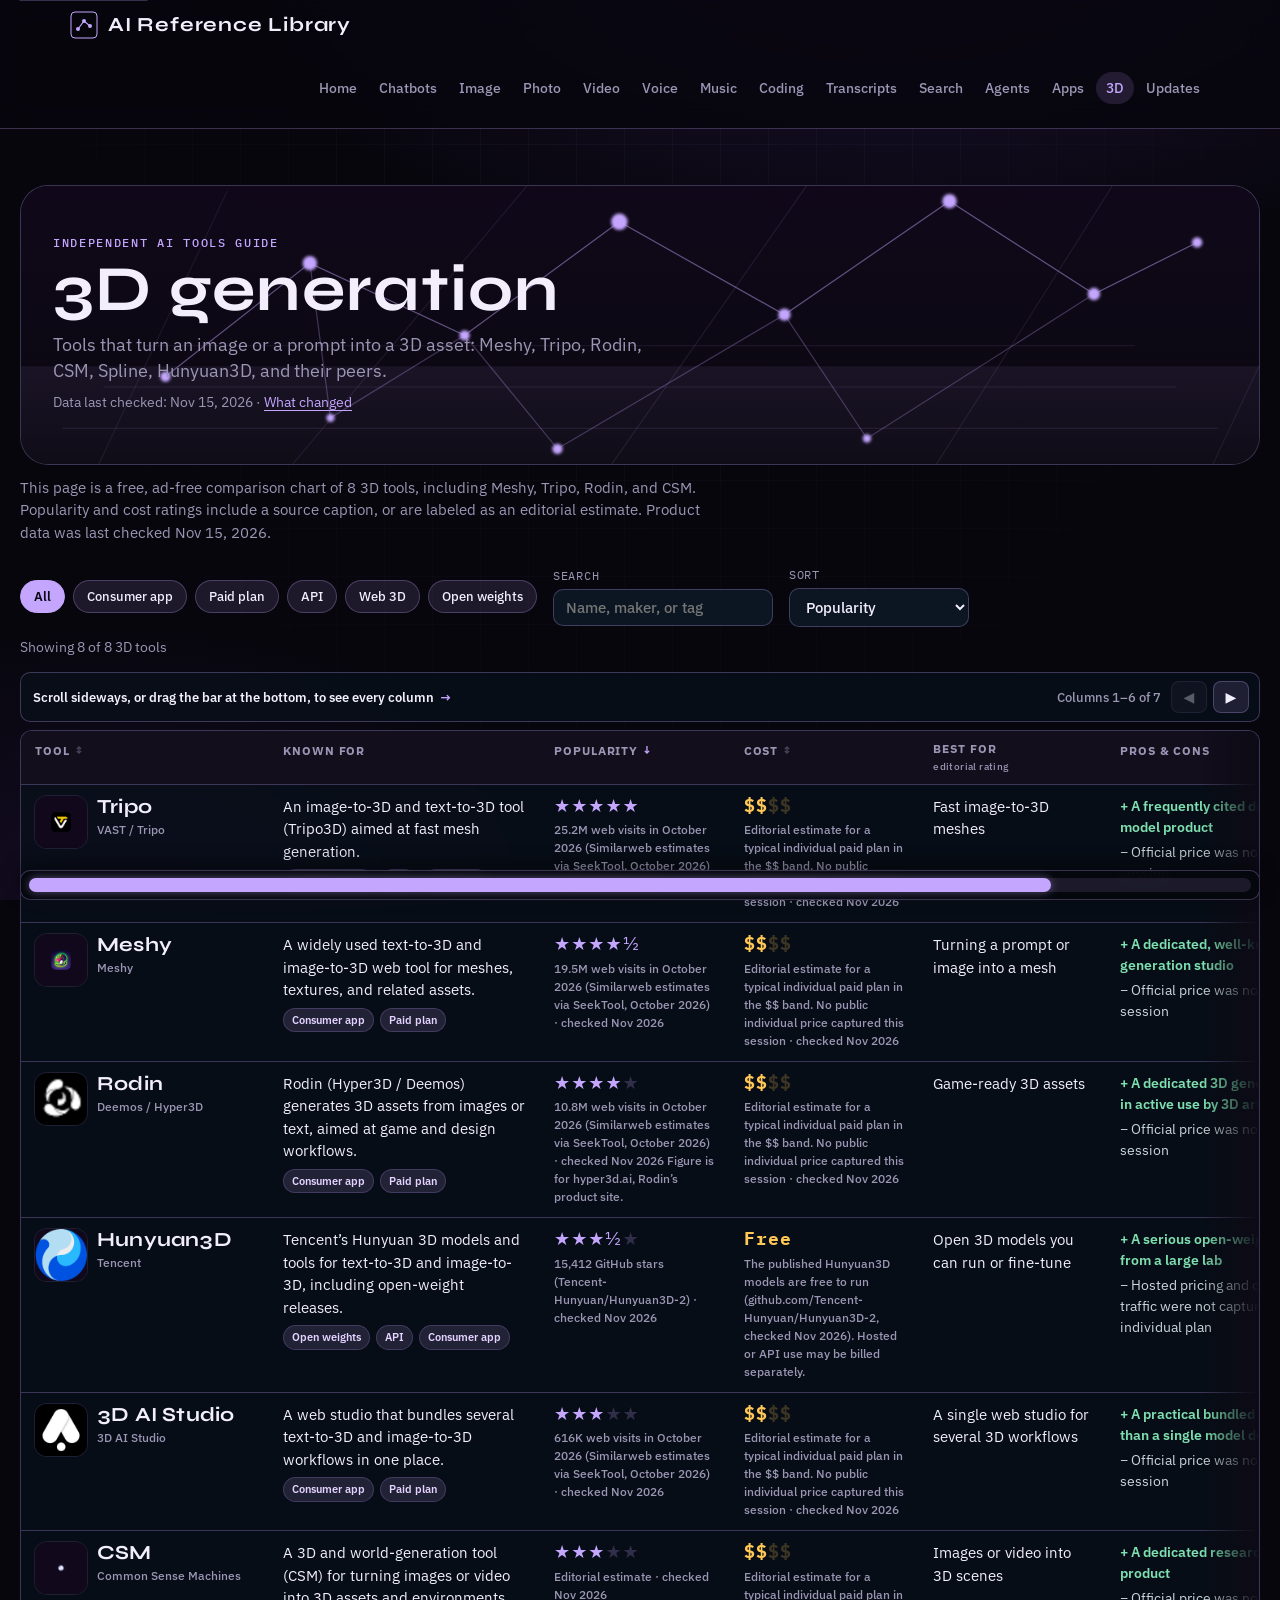
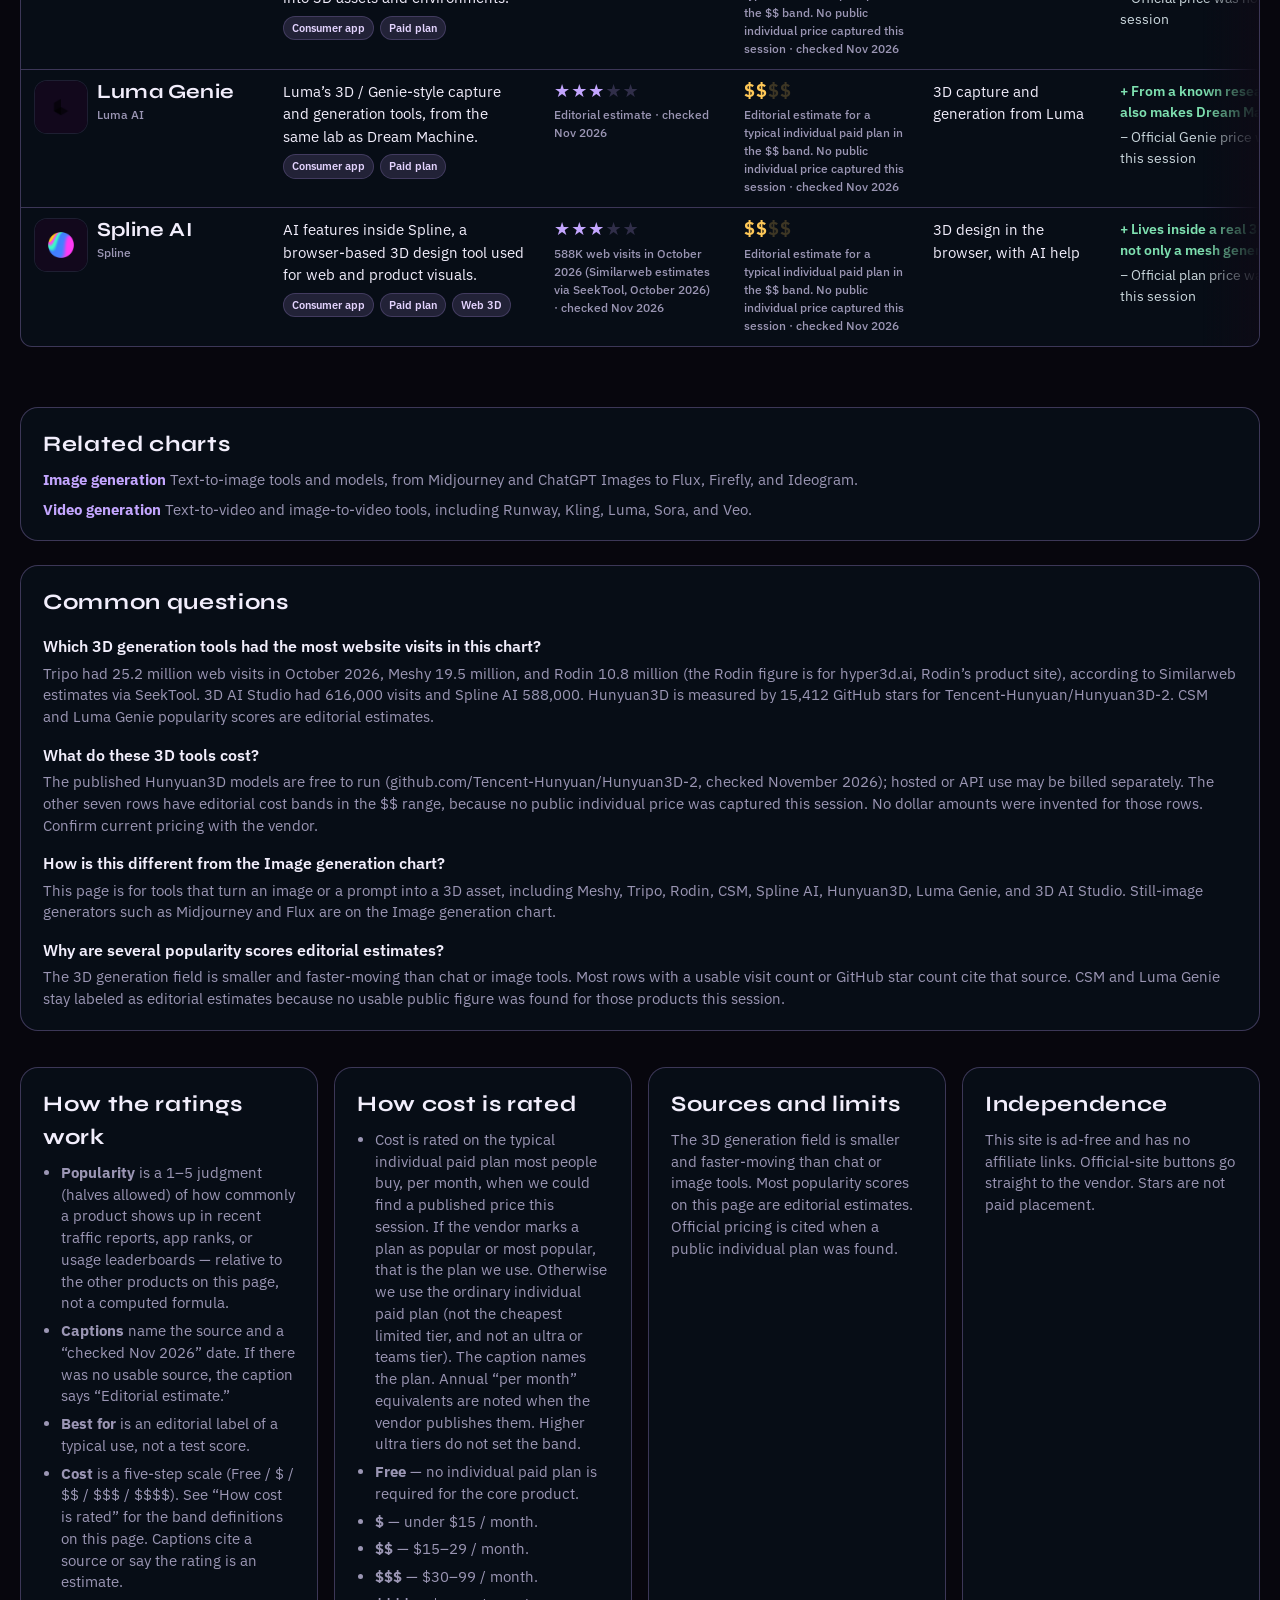
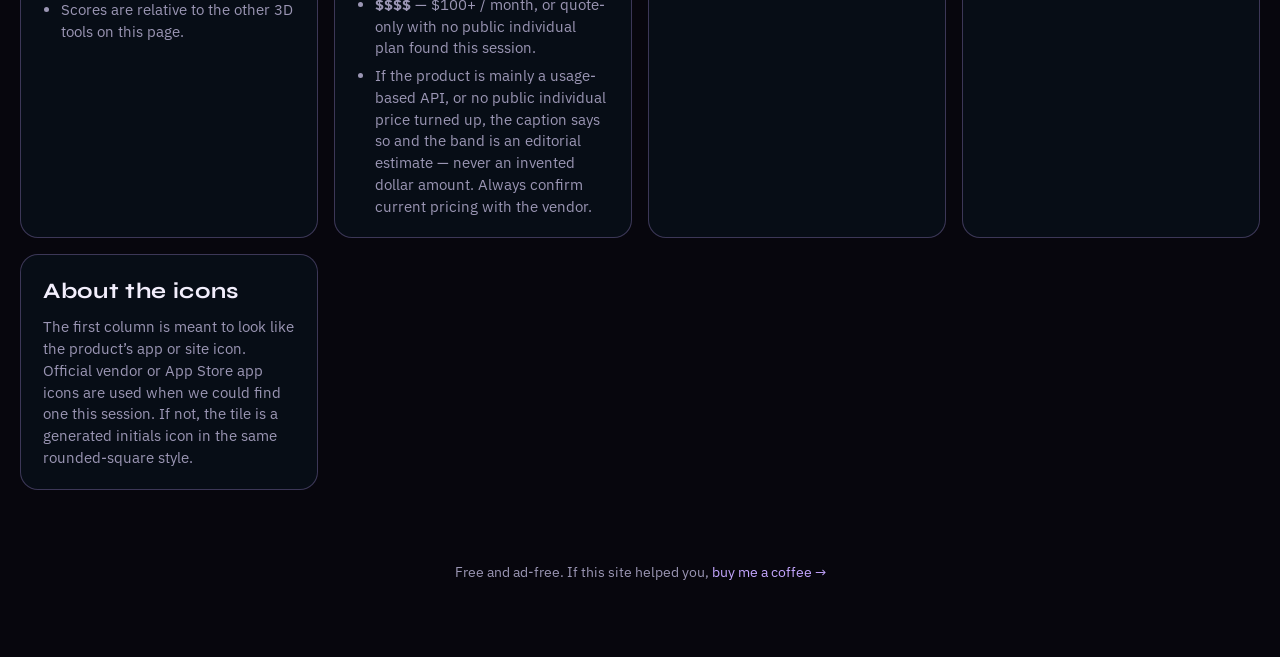
<file: gen3d.html>
<!doctype html>
<html lang="en">
<head>
<meta charset="utf-8">
<meta name="viewport" content="width=device-width,initial-scale=1,viewport-fit=cover">
<title>3D generation comparison chart · AI Reference Library</title>
<meta name="description" content="Image-to-3D and text-to-3D tools, including Meshy, Tripo, Rodin, CSM, Spline, and Hunyuan3D.">
<link rel="canonical" href="https://aitoolchart.net/gen3d">
<meta property="og:type" content="article">
<meta property="og:site_name" content="AI Reference Library">
<meta property="og:title" content="3D generation comparison chart · AI Reference Library">
<meta property="og:description" content="Image-to-3D and text-to-3D tools, including Meshy, Tripo, Rodin, CSM, Spline, and Hunyuan3D.">
<meta property="og:url" content="https://aitoolchart.net/gen3d">
<meta property="og:image" content="https://aitoolchart.net/og-image.png">
<meta property="og:image:width" content="1200">
<meta property="og:image:height" content="630">
<meta property="og:image:alt" content="AI Reference Library: a dark grid and connected nodes">
<meta name="twitter:card" content="summary_large_image">
<meta name="twitter:title" content="3D generation comparison chart · AI Reference Library">
<meta name="twitter:description" content="Image-to-3D and text-to-3D tools, including Meshy, Tripo, Rodin, CSM, Spline, and Hunyuan3D.">
<meta name="twitter:image" content="https://aitoolchart.net/og-image.png">
<meta name="twitter:image:alt" content="AI Reference Library: a dark grid and connected nodes">
<link rel="alternate" type="text/plain" title="LLM summary" href="https://aitoolchart.net/llms.txt">
<link rel="icon" href="favicon.ico" sizes="any">
<link rel="icon" href="favicon.svg" type="image/svg+xml">
<link rel="apple-touch-icon" href="apple-touch-icon.png">
<link rel="preconnect" href="https://fonts.googleapis.com">
<link rel="preconnect" href="https://fonts.gstatic.com" crossorigin>
<link rel="stylesheet" href="https://fonts.googleapis.com/css2?family=IBM+Plex+Mono:wght@400;500&family=IBM+Plex+Sans:wght@400;500;600;700&family=Syne:wght@600;700;800&display=swap">
<link rel="stylesheet" href="theme.css?v=20261120a">
<script type="application/ld+json">{"@context": "https://schema.org", "@type": "BreadcrumbList", "itemListElement": [{"@type": "ListItem", "position": 1, "name": "Home", "item": "https://aitoolchart.net/"}, {"@type": "ListItem", "position": 2, "name": "3D generation", "item": "https://aitoolchart.net/gen3d"}]}</script>
<script type="application/ld+json">{"@context": "https://schema.org", "@type": "ItemList", "name": "3D generation", "url": "https://aitoolchart.net/gen3d", "numberOfItems": 8, "itemListElement": [{"@type": "ListItem", "position": 1, "item": {"@type": "SoftwareApplication", "name": "Meshy", "applicationCategory": "MultimediaApplication", "operatingSystem": "Web", "url": "https://www.meshy.ai"}}, {"@type": "ListItem", "position": 2, "item": {"@type": "SoftwareApplication", "name": "Tripo", "applicationCategory": "MultimediaApplication", "operatingSystem": "Web", "url": "https://www.tripo3d.ai"}}, {"@type": "ListItem", "position": 3, "item": {"@type": "SoftwareApplication", "name": "Rodin", "applicationCategory": "MultimediaApplication", "operatingSystem": "Web", "url": "https://hyper3d.ai"}}, {"@type": "ListItem", "position": 4, "item": {"@type": "SoftwareApplication", "name": "CSM", "applicationCategory": "MultimediaApplication", "operatingSystem": "Web", "url": "https://csm.ai"}}, {"@type": "ListItem", "position": 5, "item": {"@type": "SoftwareApplication", "name": "Spline AI", "applicationCategory": "MultimediaApplication", "operatingSystem": "Web", "url": "https://spline.design"}}, {"@type": "ListItem", "position": 6, "item": {"@type": "SoftwareApplication", "name": "Hunyuan3D", "applicationCategory": "MultimediaApplication", "operatingSystem": "Web", "url": "https://3d.hunyuan.tencent.com"}}, {"@type": "ListItem", "position": 7, "item": {"@type": "SoftwareApplication", "name": "Luma Genie", "applicationCategory": "MultimediaApplication", "operatingSystem": "Web", "url": "https://lumalabs.ai"}}, {"@type": "ListItem", "position": 8, "item": {"@type": "SoftwareApplication", "name": "3D AI Studio", "applicationCategory": "MultimediaApplication", "operatingSystem": "Web", "url": "https://www.3daistudio.com"}}]}</script>
<script type="application/ld+json">{"@context": "https://schema.org", "@type": "FAQPage", "mainEntity": [{"@type": "Question", "name": "Which 3D generation tools had the most website visits in this chart?", "acceptedAnswer": {"@type": "Answer", "text": "Tripo had 25.2 million web visits in October 2026, Meshy 19.5 million, and Rodin 10.8 million (the Rodin figure is for hyper3d.ai, Rodin’s product site), according to Similarweb estimates via SeekTool. 3D AI Studio had 616,000 visits and Spline AI 588,000. Hunyuan3D is measured by 15,412 GitHub stars for Tencent-Hunyuan/Hunyuan3D-2. CSM and Luma Genie popularity scores are editorial estimates."}}, {"@type": "Question", "name": "What do these 3D tools cost?", "acceptedAnswer": {"@type": "Answer", "text": "The published Hunyuan3D models are free to run (github.com/Tencent-Hunyuan/Hunyuan3D-2, checked November 2026); hosted or API use may be billed separately. The other seven rows have editorial cost bands in the $$ range, because no public individual price was captured this session. No dollar amounts were invented for those rows. Confirm current pricing with the vendor."}}, {"@type": "Question", "name": "How is this different from the Image generation chart?", "acceptedAnswer": {"@type": "Answer", "text": "This page is for tools that turn an image or a prompt into a 3D asset, including Meshy, Tripo, Rodin, CSM, Spline AI, Hunyuan3D, Luma Genie, and 3D AI Studio. Still-image generators such as Midjourney and Flux are on the Image generation chart."}}, {"@type": "Question", "name": "Why are several popularity scores editorial estimates?", "acceptedAnswer": {"@type": "Answer", "text": "The 3D generation field is smaller and faster-moving than chat or image tools. Most rows with a usable visit count or GitHub star count cite that source. CSM and Luma Genie stay labeled as editorial estimates because no usable public figure was found for those products this session."}}]}</script>
</head>
<body>
<div class="page-bg"></div>
<a class="skip" href="#main">Skip to content</a>
<nav class="topnav" aria-label="Primary">
  <div class="inner">
    <a class="brand" href="index.html">
      <svg width="28" height="28" viewBox="0 0 28 28" aria-hidden="true">
        <rect x="1" y="1" width="26" height="26" rx="4" fill="none" stroke="#c4a6ff" stroke-width="1"/>
        <circle cx="8" cy="18" r="2" fill="#c4a6ff"/>
        <circle cx="14" cy="10" r="2" fill="#c4a6ff"/>
        <circle cx="20" cy="15" r="2" fill="#c4a6ff"/>
        <path d="M8 18 L14 10 L20 15" fill="none" stroke="#c4a6ff" stroke-width="1.2"/>
      </svg>
      AI Reference Library
    </a>
    <ul class="nav-links"><li><a href="index.html">Home</a></li><li><a href="chatbots.html">Chatbots</a></li><li><a href="image.html">Image</a></li><li><a href="photo.html">Photo</a></li><li><a href="video.html">Video</a></li><li><a href="voice.html">Voice</a></li><li><a href="music.html">Music</a></li><li><a href="coding.html">Coding</a></li><li><a href="transcription.html">Transcripts</a></li><li><a href="search.html">Search</a></li><li><a href="agents.html">Agents</a></li><li><a href="apps.html">Apps</a></li><li><a href="gen3d.html" aria-current="page">3D</a></li><li><a href="updates.html">Updates</a></li></ul>
  </div>
</nav>
<div class="wrap chart-wrap" id="main">
<header class="hero">
  <div class="hero-art"><svg class="hero-svg" viewBox="0 0 1200 420" preserveAspectRatio="xMidYMid slice" aria-hidden="true">
  <defs>
    <linearGradient id="sky" x1="0" y1="0" x2="0" y2="1">
      <stop offset="0%" stop-color="#12081c"/>
      <stop offset="55%" stop-color="#0c0814"/>
      <stop offset="100%" stop-color="#07060d"/>
    </linearGradient>
    <linearGradient id="glow" x1="0" y1="1" x2="0" y2="0">
      <stop offset="0%" stop-color="#c4a6ff" stop-opacity="0.0"/>
      <stop offset="100%" stop-color="#c4a6ff" stop-opacity="0.35"/>
    </linearGradient>
    <filter id="soft"><feGaussianBlur stdDeviation="1.4"/></filter>
  </defs>
  <rect width="1200" height="420" fill="url(#sky)"/>
  <g stroke="#c4a6ff" stroke-opacity="0.16" fill="none" stroke-width="1">
    <path d="M-40,390 L1240,390"/>
    <path d="M0,350 L1200,350" stroke-opacity="0.14"/>
    <path d="M40,310 L1160,310" stroke-opacity="0.12"/>
    <path d="M80,270 L1120,270" stroke-opacity="0.10"/>
    <path d="M120,230 L1080,230" stroke-opacity="0.08"/>
    <path d="M200,80 L40,420" stroke-opacity="0.10"/>
    <path d="M520,40 L200,420" stroke-opacity="0.11"/>
    <path d="M800,20 L520,420" stroke-opacity="0.12"/>
    <path d="M1080,40 L840,420" stroke-opacity="0.11"/>
    <path d="M1280,80 L1120,420" stroke-opacity="0.10"/>
  </g>
  <g fill="none" stroke="#c4a6ff" stroke-opacity="0.45" stroke-width="1.2">
    <path d="M140,260 L280,150 L430,220 L580,110 L740,200 L900,90 L1040,180 L1140,130"/>
    <path d="M280,150 L300,300 L430,220 L520,330 L740,200 L820,320 L1040,180" stroke-opacity="0.28"/>
  </g>
  <g fill="#c4a6ff" filter="url(#soft)">
    <circle cx="140" cy="260" r="5"/>
    <circle cx="280" cy="150" r="7"/>
    <circle cx="430" cy="220" r="5"/>
    <circle cx="580" cy="110" r="8"/>
    <circle cx="740" cy="200" r="6"/>
    <circle cx="900" cy="90" r="7"/>
    <circle cx="1040" cy="180" r="6"/>
    <circle cx="1140" cy="130" r="5"/>
    <circle cx="300" cy="300" r="4"/>
    <circle cx="520" cy="330" r="5"/>
    <circle cx="820" cy="320" r="4"/>
  </g>
  <rect x="0" y="250" width="1200" height="170" fill="url(#glow)" opacity="0.22"/>
</svg>
</div>
  <div class="hero-copy">
    <span class="eyebrow">Independent AI tools guide</span>
    <h1>3D generation</h1>
    <p class="lede">Tools that turn an image or a prompt into a 3D asset: Meshy, Tripo, Rodin, CSM, Spline, Hunyuan3D, and their peers.</p>
    <p class="checked">Data last checked: <time datetime="2026-11-15">Nov 15, 2026</time> · <a href="updates.html">What changed</a></p>
  </div>
</header>
  <p class="intro">This page is a free, ad-free comparison chart of 8 3D tools, including Meshy, Tripo, Rodin, and CSM. Popularity and cost ratings include a source caption, or are labeled as an editorial estimate. Product data was last checked Nov 15, 2026.</p>
  <div id="catalog">
  <div class="toolbar">
    <div class="chips" role="group" aria-label="Filter"><button class="chip" data-f="all" aria-pressed="true">All</button>
<button class="chip" data-f="Consumer app" aria-pressed="false">Consumer app</button>
<button class="chip" data-f="Paid plan" aria-pressed="false">Paid plan</button>
<button class="chip" data-f="API" aria-pressed="false">API</button>
<button class="chip" data-f="Web 3D" aria-pressed="false">Web 3D</button>
<button class="chip" data-f="Open weights" aria-pressed="false">Open weights</button></div>
    <label class="search">Search
      <input type="search" id="search" placeholder="Name, maker, or tag" autocomplete="off">
    </label>
    <label class="sort">Sort
      <select id="sort">
        <option value="pop">Popularity</option>
        <option value="name">Name</option>
        <option value="cost-asc">Cost: cheapest first</option>
        <option value="cost-desc">Cost: priciest first</option>
      </select>
    </label>
  </div>
  <p class="count" id="count"></p>
  <div class="table-box">
    <table class="chart">
      <thead>
        <tr>
          <th><button type="button" class="th-btn" data-k="name">Tool</button></th>
          <th>Known for</th>
          <th><button type="button" class="th-btn" data-k="pop">Popularity</button></th>
          <th><button type="button" class="th-btn" data-k="cost">Cost</button></th>
          <th class="learn-th">Best for<span class="th-note">editorial rating</span></th>
          <th>Pros &amp; cons</th>
          <th>Official site</th>
        </tr>
      </thead>
      <tbody id="rows"></tbody>
    </table>
  </div>
  </div>
  <section class="related" id="related">
    <h2>Related charts</h2>
    <ul><li><a href="image.html"><strong>Image generation</strong></a> <span>Text-to-image tools and models, from Midjourney and ChatGPT Images to Flux, Firefly, and Ideogram.</span></li><li><a href="video.html"><strong>Video generation</strong></a> <span>Text-to-video and image-to-video tools, including Runway, Kling, Luma, Sora, and Veo.</span></li></ul>
  </section>
  <section class="faq" id="faq">
    <h2>Common questions</h2>
    <div><h3>Which 3D generation tools had the most website visits in this chart?</h3><p>Tripo had 25.2 million web visits in October 2026, Meshy 19.5 million, and Rodin 10.8 million (the Rodin figure is for hyper3d.ai, Rodin’s product site), according to Similarweb estimates via SeekTool. 3D AI Studio had 616,000 visits and Spline AI 588,000. Hunyuan3D is measured by 15,412 GitHub stars for Tencent-Hunyuan/Hunyuan3D-2. CSM and Luma Genie popularity scores are editorial estimates.</p></div><div><h3>What do these 3D tools cost?</h3><p>The published Hunyuan3D models are free to run (github.com/Tencent-Hunyuan/Hunyuan3D-2, checked November 2026); hosted or API use may be billed separately. The other seven rows have editorial cost bands in the $$ range, because no public individual price was captured this session. No dollar amounts were invented for those rows. Confirm current pricing with the vendor.</p></div><div><h3>How is this different from the Image generation chart?</h3><p>This page is for tools that turn an image or a prompt into a 3D asset, including Meshy, Tripo, Rodin, CSM, Spline AI, Hunyuan3D, Luma Genie, and 3D AI Studio. Still-image generators such as Midjourney and Flux are on the Image generation chart.</p></div><div><h3>Why are several popularity scores editorial estimates?</h3><p>The 3D generation field is smaller and faster-moving than chat or image tools. Most rows with a usable visit count or GitHub star count cite that source. CSM and Luma Genie stay labeled as editorial estimates because no usable public figure was found for those products this session.</p></div>
  </section>
  <div class="notes">
    <section>
      <h2>How the ratings work</h2>
      <ul>
<li><strong>Popularity</strong> is a 1–5 judgment (halves allowed) of how commonly a product shows up in recent traffic reports, app ranks, or usage leaderboards — relative to the other products on this page, not a computed formula.</li>
<li><strong>Captions</strong> name the source and a “checked Nov 2026” date. If there was no usable source, the caption says “Editorial estimate.”</li>
<li><strong>Best for</strong> is an editorial label of a typical use, not a test score.</li>
<li><strong>Cost</strong> is a five-step scale (Free / $ / $$ / $$$ / $$$$). See “How cost is rated” for the band definitions on this page. Captions cite a source or say the rating is an estimate.</li>
<li>Scores are relative to the other 3D tools on this page.</li></ul>
    </section>
    <section>
      <h2>How cost is rated</h2>
      <ul>
        <li>Cost is rated on the typical individual paid plan most people buy, per month, when we could find a published price this session. If the vendor marks a plan as popular or most popular, that is the plan we use. Otherwise we use the ordinary individual paid plan (not the cheapest limited tier, and not an ultra or teams tier). The caption names the plan. Annual “per month” equivalents are noted when the vendor publishes them. Higher ultra tiers do not set the band.</li>
        <li><strong>Free</strong> — no individual paid plan is required for the core product.</li>
        <li><strong>$</strong> — under $15 / month.</li>
        <li><strong>$$</strong> — $15–29 / month.</li>
        <li><strong>$$$</strong> — $30–99 / month.</li>
        <li><strong>$$$$</strong> — $100+ / month, or quote-only with no public individual plan found this session.</li>
        <li>If the product is mainly a usage-based API, or no public individual price turned up, the caption says so and the band is an editorial estimate — never an invented dollar amount. Always confirm current pricing with the vendor.</li>
      </ul>
    </section>
    <section>
      <h2>Sources and limits</h2>
      <p>The 3D generation field is smaller and faster-moving than chat or image tools. Most popularity scores on this page are editorial estimates. Official pricing is cited when a public individual plan was found.</p>
    </section>
    <section>
      <h2>Independence</h2>
      <p>This site is ad-free and has no affiliate links. Official-site buttons go straight to the vendor. Stars are not paid placement.</p>
    </section>
    <section>
      <h2>About the icons</h2>
      <p>The first column is meant to look like the product’s app or site icon. Official vendor or App Store app icons are used when we could find one this session. If not, the tile is a generated initials icon in the same rounded-square style.</p>
    </section>
  </div>
</div>
<footer class="site-footer">
<p class="kofi">Free and ad-free. If this site helped you, <a href="https://ko-fi.com/marcustravis" target="_blank" rel="noopener">buy me a coffee →</a></p>
</footer>
<script>
(function () {
  function syncNavH() {
    var nav = document.querySelector(".topnav");
    if (!nav) return;
    document.documentElement.style.setProperty("--nav-h", Math.ceil(nav.getBoundingClientRect().height) + "px");
  }
  syncNavH();
  window.addEventListener("resize", syncNavH);
  if (window.ResizeObserver && document.querySelector(".topnav")) {
    new ResizeObserver(syncNavH).observe(document.querySelector(".topnav"));
  }
})();
</script>

<script src="app.js?v=20261120a"></script>
<script src="scroll-hint.js?v=20261120a"></script>
<script>
const DATA = [{"id": "p-meshy", "name": "Meshy", "maker": "Meshy", "knownFor": "A widely used text-to-3D and image-to-3D web tool for meshes, textures, and related assets.", "tags": ["Consumer app", "Paid plan"], "price": null, "pop": 4.5, "popCaption": "19.5M web visits in October 2026 (Similarweb estimates via SeekTool, October 2026) · checked Nov 2026", "cost": 2, "costCaption": "Editorial estimate for a typical individual paid plan in the $$ band. No public individual price captured this session · checked Nov 2026", "learn": "Turning a prompt or image into a mesh", "pro": "A dedicated, well-known 3D generation studio", "con": "Official price was not captured this session", "url": "https://www.meshy.ai", "icon": "meshy", "iconOfficial": true}, {"id": "p-tripo", "name": "Tripo", "maker": "VAST / Tripo", "knownFor": "An image-to-3D and text-to-3D tool (Tripo3D) aimed at fast mesh generation.", "tags": ["Consumer app", "API", "Paid plan"], "price": null, "pop": 5, "popCaption": "25.2M web visits in October 2026 (Similarweb estimates via SeekTool, October 2026) · checked Nov 2026", "cost": 2, "costCaption": "Editorial estimate for a typical individual paid plan in the $$ band. No public individual price captured this session · checked Nov 2026", "learn": "Fast image-to-3D meshes", "pro": "A frequently cited dedicated 3D model product", "con": "Official price was not captured this session", "url": "https://www.tripo3d.ai", "icon": "tripo", "iconOfficial": true}, {"id": "p-rodin", "name": "Rodin", "maker": "Deemos / Hyper3D", "knownFor": "Rodin (Hyper3D / Deemos) generates 3D assets from images or text, aimed at game and design workflows.", "tags": ["Consumer app", "Paid plan"], "price": null, "pop": 4, "popCaption": "10.8M web visits in October 2026 (Similarweb estimates via SeekTool, October 2026) · checked Nov 2026 Figure is for hyper3d.ai, Rodin’s product site.", "cost": 2, "costCaption": "Editorial estimate for a typical individual paid plan in the $$ band. No public individual price captured this session · checked Nov 2026", "learn": "Game-ready 3D assets", "pro": "A dedicated 3D generation product in active use by 3D artists", "con": "Official price was not captured this session", "url": "https://hyper3d.ai", "icon": "rodin", "iconOfficial": true}, {"id": "p-csm", "name": "CSM", "maker": "Common Sense Machines", "knownFor": "A 3D and world-generation tool (CSM) for turning images or video into 3D assets and environments.", "tags": ["Consumer app", "Paid plan"], "price": null, "pop": 3, "popCaption": "Editorial estimate · checked Nov 2026", "cost": 2, "costCaption": "Editorial estimate for a typical individual paid plan in the $$ band. No public individual price captured this session · checked Nov 2026", "learn": "Images or video into 3D scenes", "pro": "A dedicated research-driven 3D product", "con": "Official price was not captured this session", "url": "https://csm.ai", "icon": "csm", "iconOfficial": true}, {"id": "p-spline-ai", "name": "Spline AI", "maker": "Spline", "knownFor": "AI features inside Spline, a browser-based 3D design tool used for web and product visuals.", "tags": ["Consumer app", "Paid plan", "Web 3D"], "price": null, "pop": 3, "popCaption": "588K web visits in October 2026 (Similarweb estimates via SeekTool, October 2026) · checked Nov 2026", "cost": 2, "costCaption": "Editorial estimate for a typical individual paid plan in the $$ band. No public individual price captured this session · checked Nov 2026", "learn": "3D design in the browser, with AI help", "pro": "Lives inside a real 3D design tool, not only a mesh generator", "con": "Official plan price was not captured this session", "url": "https://spline.design", "icon": "spline", "iconOfficial": true}, {"id": "p-hunyuan3d", "name": "Hunyuan3D", "maker": "Tencent", "knownFor": "Tencent’s Hunyuan 3D models and tools for text-to-3D and image-to-3D, including open-weight releases.", "tags": ["Open weights", "API", "Consumer app"], "price": null, "pop": 3.5, "popCaption": "15,412 GitHub stars (Tencent-Hunyuan/Hunyuan3D-2) · checked Nov 2026", "cost": 0, "costCaption": "The published Hunyuan3D models are free to run (github.com/Tencent-Hunyuan/Hunyuan3D-2, checked Nov 2026). Hosted or API use may be billed separately.", "learn": "Open 3D models you can run or fine-tune", "pro": "A serious open-weight 3D offering from a large lab", "con": "Hosted pricing and consumer-app traffic were not captured as a clean individual plan", "url": "https://3d.hunyuan.tencent.com", "icon": "hunyuan3d", "iconOfficial": true}, {"id": "p-luma-genie", "name": "Luma Genie", "maker": "Luma AI", "knownFor": "Luma’s 3D / Genie-style capture and generation tools, from the same lab as Dream Machine.", "tags": ["Consumer app", "Paid plan"], "price": null, "pop": 3, "popCaption": "Editorial estimate · checked Nov 2026", "cost": 2, "costCaption": "Editorial estimate for a typical individual paid plan in the $$ band. No public individual price captured this session · checked Nov 2026", "learn": "3D capture and generation from Luma", "pro": "From a known research lab that also makes Dream Machine", "con": "Official Genie price was not captured this session", "url": "https://lumalabs.ai", "icon": "luma-genie", "iconOfficial": true}, {"id": "p-3d-ai-studio", "name": "3D AI Studio", "maker": "3D AI Studio", "knownFor": "A web studio that bundles several text-to-3D and image-to-3D workflows in one place.", "tags": ["Consumer app", "Paid plan"], "price": null, "pop": 3, "popCaption": "616K web visits in October 2026 (Similarweb estimates via SeekTool, October 2026) · checked Nov 2026", "cost": 2, "costCaption": "Editorial estimate for a typical individual paid plan in the $$ band. No public individual price captured this session · checked Nov 2026", "learn": "A single web studio for several 3D workflows", "pro": "A practical bundled studio rather than a single model demo", "con": "Official price was not captured this session", "url": "https://www.3daistudio.com", "icon": "3d-ai-studio", "iconOfficial": true}];
initCatalog(DATA, { noun: "3D tools", defaultSort: "pop", extraCols: [] });
</script>
</body>
</html>
</file>
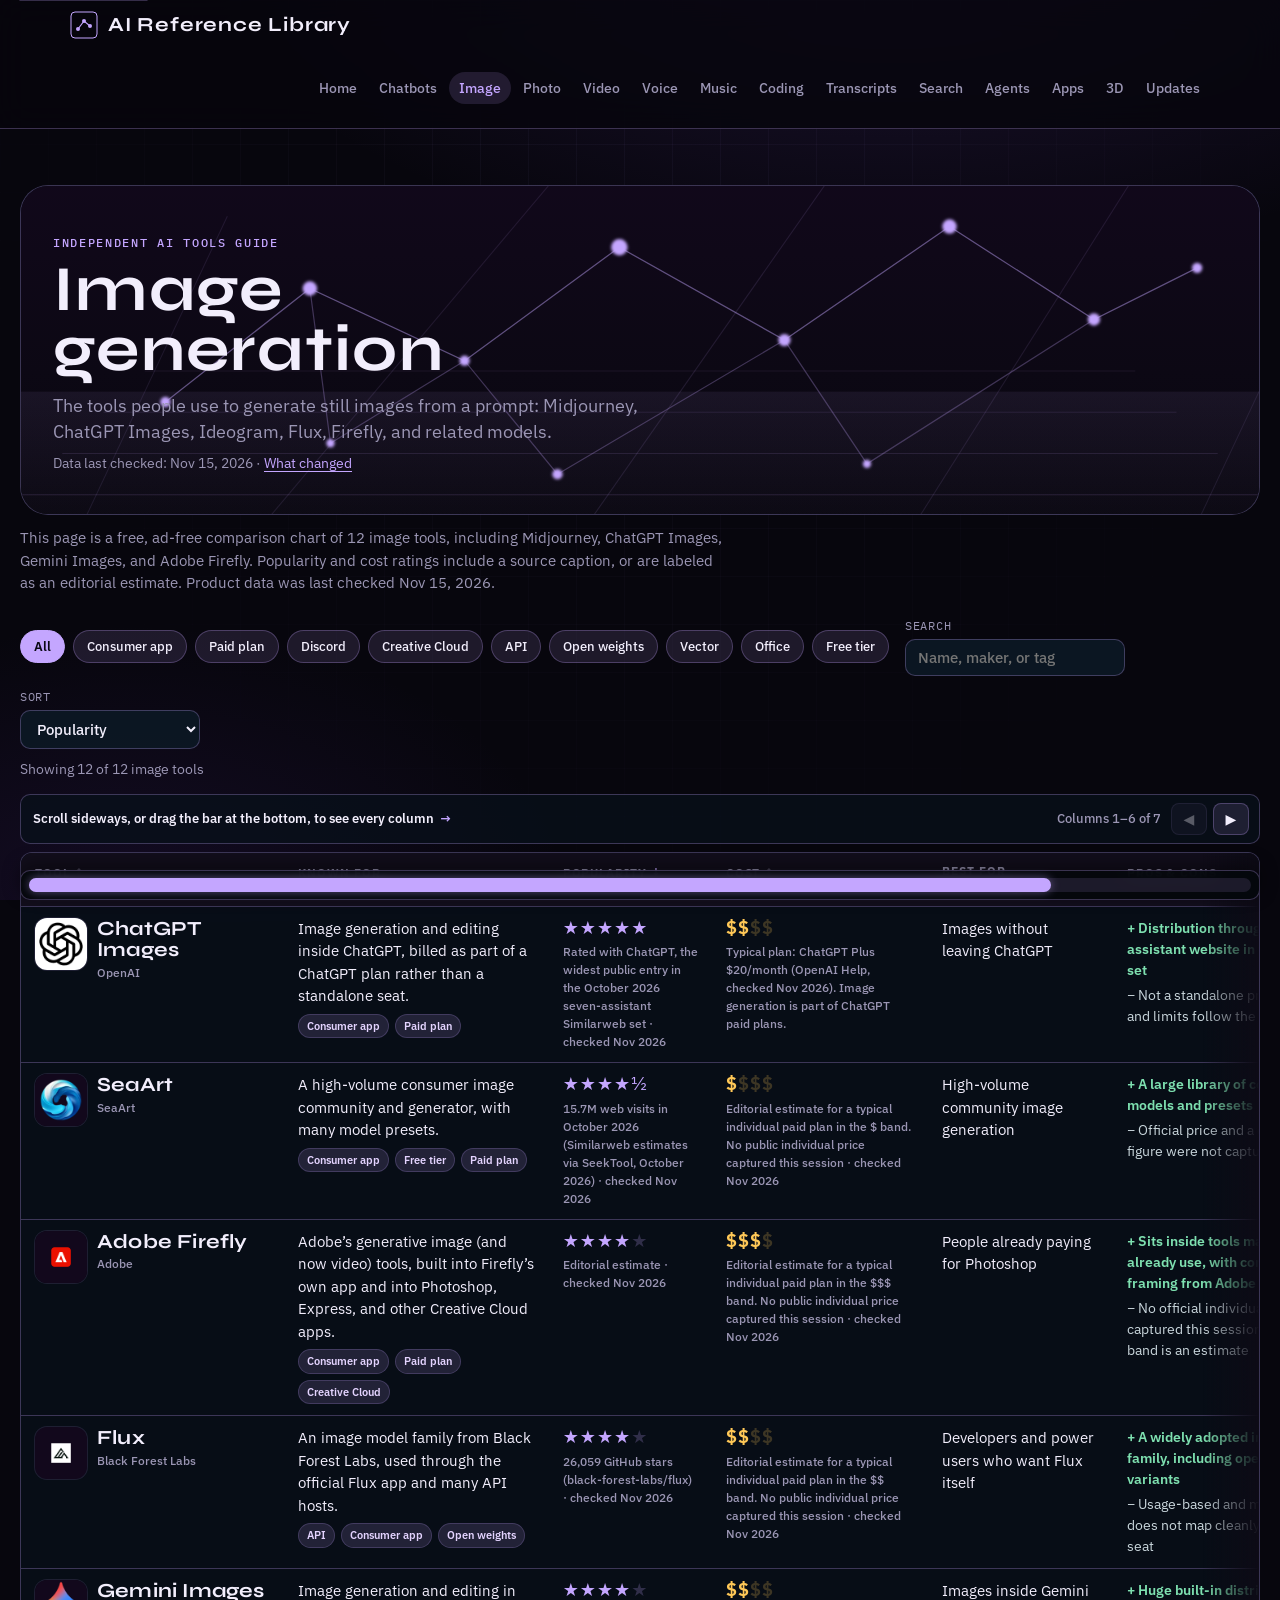
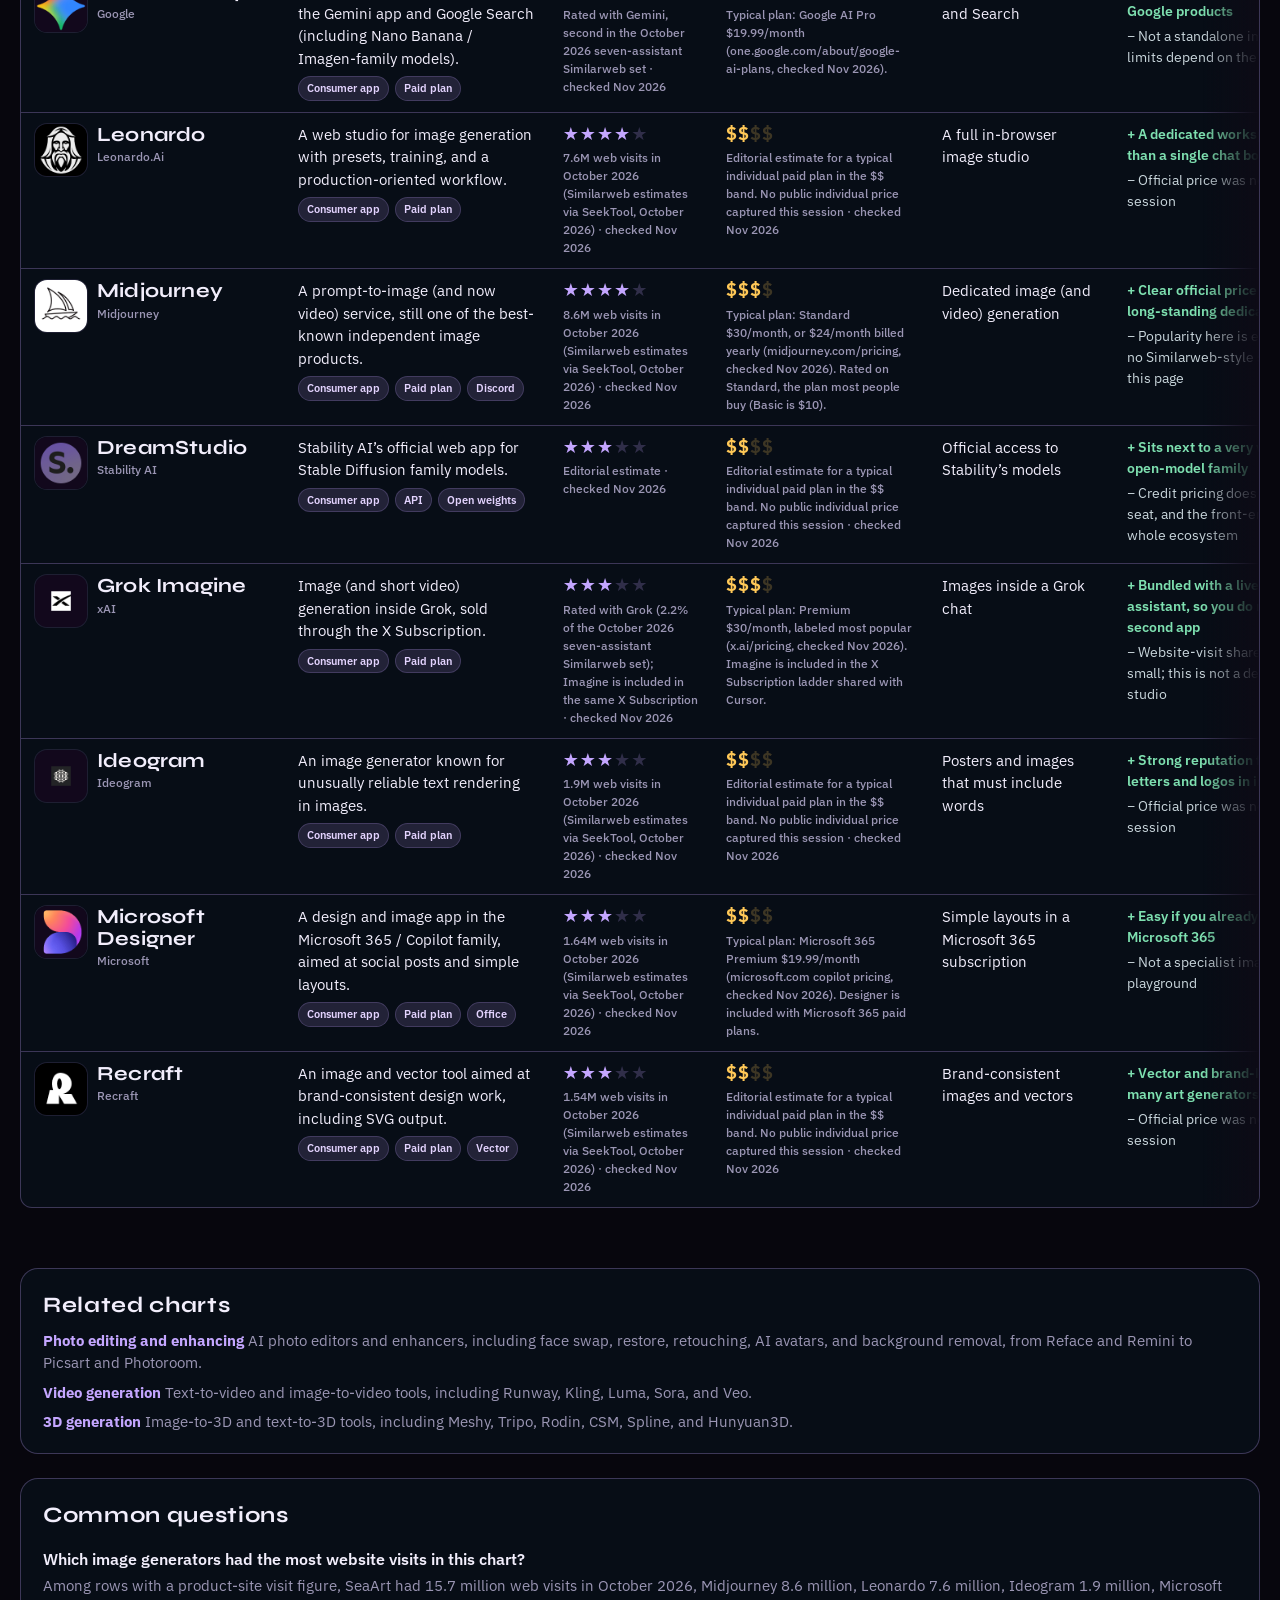
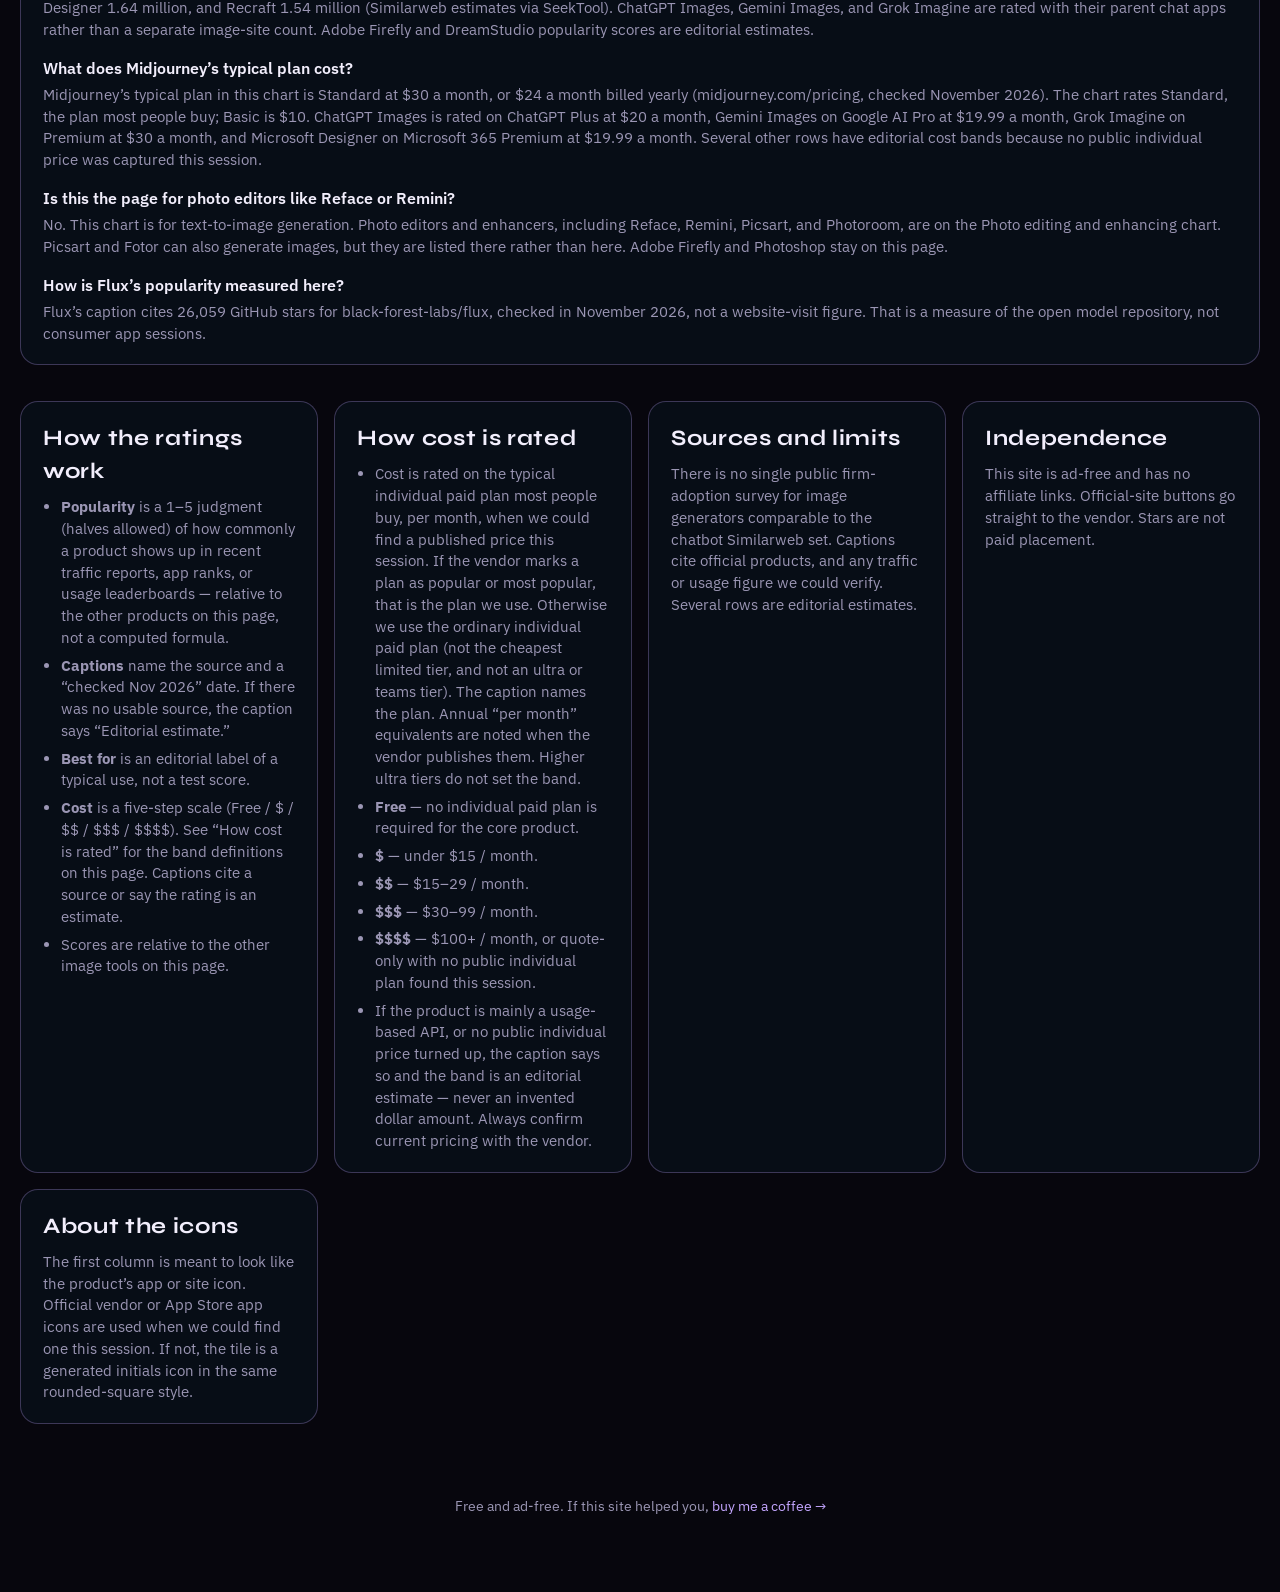
<file: image.html>
<!doctype html>
<html lang="en">
<head>
<meta charset="utf-8">
<meta name="viewport" content="width=device-width,initial-scale=1,viewport-fit=cover">
<title>Image generation comparison chart · AI Reference Library</title>
<meta name="description" content="Text-to-image tools and models, from Midjourney and ChatGPT Images to Flux, Firefly, and Ideogram.">
<link rel="canonical" href="https://aitoolchart.net/image">
<meta property="og:type" content="article">
<meta property="og:site_name" content="AI Reference Library">
<meta property="og:title" content="Image generation comparison chart · AI Reference Library">
<meta property="og:description" content="Text-to-image tools and models, from Midjourney and ChatGPT Images to Flux, Firefly, and Ideogram.">
<meta property="og:url" content="https://aitoolchart.net/image">
<meta property="og:image" content="https://aitoolchart.net/og-image.png">
<meta property="og:image:width" content="1200">
<meta property="og:image:height" content="630">
<meta property="og:image:alt" content="AI Reference Library: a dark grid and connected nodes">
<meta name="twitter:card" content="summary_large_image">
<meta name="twitter:title" content="Image generation comparison chart · AI Reference Library">
<meta name="twitter:description" content="Text-to-image tools and models, from Midjourney and ChatGPT Images to Flux, Firefly, and Ideogram.">
<meta name="twitter:image" content="https://aitoolchart.net/og-image.png">
<meta name="twitter:image:alt" content="AI Reference Library: a dark grid and connected nodes">
<link rel="alternate" type="text/plain" title="LLM summary" href="https://aitoolchart.net/llms.txt">
<link rel="icon" href="favicon.ico" sizes="any">
<link rel="icon" href="favicon.svg" type="image/svg+xml">
<link rel="apple-touch-icon" href="apple-touch-icon.png">
<link rel="preconnect" href="https://fonts.googleapis.com">
<link rel="preconnect" href="https://fonts.gstatic.com" crossorigin>
<link rel="stylesheet" href="https://fonts.googleapis.com/css2?family=IBM+Plex+Mono:wght@400;500&family=IBM+Plex+Sans:wght@400;500;600;700&family=Syne:wght@600;700;800&display=swap">
<link rel="stylesheet" href="theme.css?v=20261120a">
<script type="application/ld+json">{"@context": "https://schema.org", "@type": "BreadcrumbList", "itemListElement": [{"@type": "ListItem", "position": 1, "name": "Home", "item": "https://aitoolchart.net/"}, {"@type": "ListItem", "position": 2, "name": "Image generation", "item": "https://aitoolchart.net/image"}]}</script>
<script type="application/ld+json">{"@context": "https://schema.org", "@type": "ItemList", "name": "Image generation", "url": "https://aitoolchart.net/image", "numberOfItems": 12, "itemListElement": [{"@type": "ListItem", "position": 1, "item": {"@type": "SoftwareApplication", "name": "Midjourney", "applicationCategory": "MultimediaApplication", "operatingSystem": "Web", "url": "https://www.midjourney.com"}}, {"@type": "ListItem", "position": 2, "item": {"@type": "SoftwareApplication", "name": "ChatGPT Images", "applicationCategory": "MultimediaApplication", "operatingSystem": "Web", "url": "https://chatgpt.com"}}, {"@type": "ListItem", "position": 3, "item": {"@type": "SoftwareApplication", "name": "Gemini Images", "applicationCategory": "MultimediaApplication", "operatingSystem": "Web", "url": "https://gemini.google.com"}}, {"@type": "ListItem", "position": 4, "item": {"@type": "SoftwareApplication", "name": "Adobe Firefly", "applicationCategory": "MultimediaApplication", "operatingSystem": "Web", "url": "https://www.adobe.com/products/firefly.html"}}, {"@type": "ListItem", "position": 5, "item": {"@type": "SoftwareApplication", "name": "Flux", "applicationCategory": "MultimediaApplication", "operatingSystem": "Web", "url": "https://blackforestlabs.ai"}}, {"@type": "ListItem", "position": 6, "item": {"@type": "SoftwareApplication", "name": "Ideogram", "applicationCategory": "MultimediaApplication", "operatingSystem": "Web", "url": "https://ideogram.ai"}}, {"@type": "ListItem", "position": 7, "item": {"@type": "SoftwareApplication", "name": "Leonardo", "applicationCategory": "MultimediaApplication", "operatingSystem": "Web", "url": "https://leonardo.ai"}}, {"@type": "ListItem", "position": 8, "item": {"@type": "SoftwareApplication", "name": "Recraft", "applicationCategory": "MultimediaApplication", "operatingSystem": "Web", "url": "https://www.recraft.ai"}}, {"@type": "ListItem", "position": 9, "item": {"@type": "SoftwareApplication", "name": "Grok Imagine", "applicationCategory": "MultimediaApplication", "operatingSystem": "Web", "url": "https://x.ai/grok"}}, {"@type": "ListItem", "position": 10, "item": {"@type": "SoftwareApplication", "name": "DreamStudio", "applicationCategory": "MultimediaApplication", "operatingSystem": "Web", "url": "https://stability.ai"}}, {"@type": "ListItem", "position": 11, "item": {"@type": "SoftwareApplication", "name": "Microsoft Designer", "applicationCategory": "MultimediaApplication", "operatingSystem": "Web", "url": "https://designer.microsoft.com"}}, {"@type": "ListItem", "position": 12, "item": {"@type": "SoftwareApplication", "name": "SeaArt", "applicationCategory": "MultimediaApplication", "operatingSystem": "Web", "url": "https://www.seaart.ai"}}]}</script>
<script type="application/ld+json">{"@context": "https://schema.org", "@type": "FAQPage", "mainEntity": [{"@type": "Question", "name": "Which image generators had the most website visits in this chart?", "acceptedAnswer": {"@type": "Answer", "text": "Among rows with a product-site visit figure, SeaArt had 15.7 million web visits in October 2026, Midjourney 8.6 million, Leonardo 7.6 million, Ideogram 1.9 million, Microsoft Designer 1.64 million, and Recraft 1.54 million (Similarweb estimates via SeekTool). ChatGPT Images, Gemini Images, and Grok Imagine are rated with their parent chat apps rather than a separate image-site count. Adobe Firefly and DreamStudio popularity scores are editorial estimates."}}, {"@type": "Question", "name": "What does Midjourney’s typical plan cost?", "acceptedAnswer": {"@type": "Answer", "text": "Midjourney’s typical plan in this chart is Standard at $30 a month, or $24 a month billed yearly (midjourney.com/pricing, checked November 2026). The chart rates Standard, the plan most people buy; Basic is $10. ChatGPT Images is rated on ChatGPT Plus at $20 a month, Gemini Images on Google AI Pro at $19.99 a month, Grok Imagine on Premium at $30 a month, and Microsoft Designer on Microsoft 365 Premium at $19.99 a month. Several other rows have editorial cost bands because no public individual price was captured this session."}}, {"@type": "Question", "name": "Is this the page for photo editors like Reface or Remini?", "acceptedAnswer": {"@type": "Answer", "text": "No. This chart is for text-to-image generation. Photo editors and enhancers, including Reface, Remini, Picsart, and Photoroom, are on the Photo editing and enhancing chart. Picsart and Fotor can also generate images, but they are listed there rather than here. Adobe Firefly and Photoshop stay on this page."}}, {"@type": "Question", "name": "How is Flux’s popularity measured here?", "acceptedAnswer": {"@type": "Answer", "text": "Flux’s caption cites 26,059 GitHub stars for black-forest-labs/flux, checked in November 2026, not a website-visit figure. That is a measure of the open model repository, not consumer app sessions."}}]}</script>
</head>
<body>
<div class="page-bg"></div>
<a class="skip" href="#main">Skip to content</a>
<nav class="topnav" aria-label="Primary">
  <div class="inner">
    <a class="brand" href="index.html">
      <svg width="28" height="28" viewBox="0 0 28 28" aria-hidden="true">
        <rect x="1" y="1" width="26" height="26" rx="4" fill="none" stroke="#c4a6ff" stroke-width="1"/>
        <circle cx="8" cy="18" r="2" fill="#c4a6ff"/>
        <circle cx="14" cy="10" r="2" fill="#c4a6ff"/>
        <circle cx="20" cy="15" r="2" fill="#c4a6ff"/>
        <path d="M8 18 L14 10 L20 15" fill="none" stroke="#c4a6ff" stroke-width="1.2"/>
      </svg>
      AI Reference Library
    </a>
    <ul class="nav-links"><li><a href="index.html">Home</a></li><li><a href="chatbots.html">Chatbots</a></li><li><a href="image.html" aria-current="page">Image</a></li><li><a href="photo.html">Photo</a></li><li><a href="video.html">Video</a></li><li><a href="voice.html">Voice</a></li><li><a href="music.html">Music</a></li><li><a href="coding.html">Coding</a></li><li><a href="transcription.html">Transcripts</a></li><li><a href="search.html">Search</a></li><li><a href="agents.html">Agents</a></li><li><a href="apps.html">Apps</a></li><li><a href="gen3d.html">3D</a></li><li><a href="updates.html">Updates</a></li></ul>
  </div>
</nav>
<div class="wrap chart-wrap" id="main">
<header class="hero">
  <div class="hero-art"><svg class="hero-svg" viewBox="0 0 1200 420" preserveAspectRatio="xMidYMid slice" aria-hidden="true">
  <defs>
    <linearGradient id="sky" x1="0" y1="0" x2="0" y2="1">
      <stop offset="0%" stop-color="#12081c"/>
      <stop offset="55%" stop-color="#0c0814"/>
      <stop offset="100%" stop-color="#07060d"/>
    </linearGradient>
    <linearGradient id="glow" x1="0" y1="1" x2="0" y2="0">
      <stop offset="0%" stop-color="#c4a6ff" stop-opacity="0.0"/>
      <stop offset="100%" stop-color="#c4a6ff" stop-opacity="0.35"/>
    </linearGradient>
    <filter id="soft"><feGaussianBlur stdDeviation="1.4"/></filter>
  </defs>
  <rect width="1200" height="420" fill="url(#sky)"/>
  <g stroke="#c4a6ff" stroke-opacity="0.16" fill="none" stroke-width="1">
    <path d="M-40,390 L1240,390"/>
    <path d="M0,350 L1200,350" stroke-opacity="0.14"/>
    <path d="M40,310 L1160,310" stroke-opacity="0.12"/>
    <path d="M80,270 L1120,270" stroke-opacity="0.10"/>
    <path d="M120,230 L1080,230" stroke-opacity="0.08"/>
    <path d="M200,80 L40,420" stroke-opacity="0.10"/>
    <path d="M520,40 L200,420" stroke-opacity="0.11"/>
    <path d="M800,20 L520,420" stroke-opacity="0.12"/>
    <path d="M1080,40 L840,420" stroke-opacity="0.11"/>
    <path d="M1280,80 L1120,420" stroke-opacity="0.10"/>
  </g>
  <g fill="none" stroke="#c4a6ff" stroke-opacity="0.45" stroke-width="1.2">
    <path d="M140,260 L280,150 L430,220 L580,110 L740,200 L900,90 L1040,180 L1140,130"/>
    <path d="M280,150 L300,300 L430,220 L520,330 L740,200 L820,320 L1040,180" stroke-opacity="0.28"/>
  </g>
  <g fill="#c4a6ff" filter="url(#soft)">
    <circle cx="140" cy="260" r="5"/>
    <circle cx="280" cy="150" r="7"/>
    <circle cx="430" cy="220" r="5"/>
    <circle cx="580" cy="110" r="8"/>
    <circle cx="740" cy="200" r="6"/>
    <circle cx="900" cy="90" r="7"/>
    <circle cx="1040" cy="180" r="6"/>
    <circle cx="1140" cy="130" r="5"/>
    <circle cx="300" cy="300" r="4"/>
    <circle cx="520" cy="330" r="5"/>
    <circle cx="820" cy="320" r="4"/>
  </g>
  <rect x="0" y="250" width="1200" height="170" fill="url(#glow)" opacity="0.22"/>
</svg>
</div>
  <div class="hero-copy">
    <span class="eyebrow">Independent AI tools guide</span>
    <h1>Image generation</h1>
    <p class="lede">The tools people use to generate still images from a prompt: Midjourney, ChatGPT Images, Ideogram, Flux, Firefly, and related models.</p>
    <p class="checked">Data last checked: <time datetime="2026-11-15">Nov 15, 2026</time> · <a href="updates.html">What changed</a></p>
  </div>
</header>
  <p class="intro">This page is a free, ad-free comparison chart of 12 image tools, including Midjourney, ChatGPT Images, Gemini Images, and Adobe Firefly. Popularity and cost ratings include a source caption, or are labeled as an editorial estimate. Product data was last checked Nov 15, 2026.</p>
  <div id="catalog">
  <div class="toolbar">
    <div class="chips" role="group" aria-label="Filter"><button class="chip" data-f="all" aria-pressed="true">All</button>
<button class="chip" data-f="Consumer app" aria-pressed="false">Consumer app</button>
<button class="chip" data-f="Paid plan" aria-pressed="false">Paid plan</button>
<button class="chip" data-f="Discord" aria-pressed="false">Discord</button>
<button class="chip" data-f="Creative Cloud" aria-pressed="false">Creative Cloud</button>
<button class="chip" data-f="API" aria-pressed="false">API</button>
<button class="chip" data-f="Open weights" aria-pressed="false">Open weights</button>
<button class="chip" data-f="Vector" aria-pressed="false">Vector</button>
<button class="chip" data-f="Office" aria-pressed="false">Office</button>
<button class="chip" data-f="Free tier" aria-pressed="false">Free tier</button></div>
    <label class="search">Search
      <input type="search" id="search" placeholder="Name, maker, or tag" autocomplete="off">
    </label>
    <label class="sort">Sort
      <select id="sort">
        <option value="pop">Popularity</option>
        <option value="name">Name</option>
        <option value="cost-asc">Cost: cheapest first</option>
        <option value="cost-desc">Cost: priciest first</option>
      </select>
    </label>
  </div>
  <p class="count" id="count"></p>
  <div class="table-box">
    <table class="chart">
      <thead>
        <tr>
          <th><button type="button" class="th-btn" data-k="name">Tool</button></th>
          <th>Known for</th>
          <th><button type="button" class="th-btn" data-k="pop">Popularity</button></th>
          <th><button type="button" class="th-btn" data-k="cost">Cost</button></th>
          <th class="learn-th">Best for<span class="th-note">editorial rating</span></th>
          <th>Pros &amp; cons</th>
          <th>Official site</th>
        </tr>
      </thead>
      <tbody id="rows"></tbody>
    </table>
  </div>
  </div>
  <section class="related" id="related">
    <h2>Related charts</h2>
    <ul><li><a href="photo.html"><strong>Photo editing and enhancing</strong></a> <span>AI photo editors and enhancers, including face swap, restore, retouching, AI avatars, and background removal, from Reface and Remini to Picsart and Photoroom.</span></li><li><a href="video.html"><strong>Video generation</strong></a> <span>Text-to-video and image-to-video tools, including Runway, Kling, Luma, Sora, and Veo.</span></li><li><a href="gen3d.html"><strong>3D generation</strong></a> <span>Image-to-3D and text-to-3D tools, including Meshy, Tripo, Rodin, CSM, Spline, and Hunyuan3D.</span></li></ul>
  </section>
  <section class="faq" id="faq">
    <h2>Common questions</h2>
    <div><h3>Which image generators had the most website visits in this chart?</h3><p>Among rows with a product-site visit figure, SeaArt had 15.7 million web visits in October 2026, Midjourney 8.6 million, Leonardo 7.6 million, Ideogram 1.9 million, Microsoft Designer 1.64 million, and Recraft 1.54 million (Similarweb estimates via SeekTool). ChatGPT Images, Gemini Images, and Grok Imagine are rated with their parent chat apps rather than a separate image-site count. Adobe Firefly and DreamStudio popularity scores are editorial estimates.</p></div><div><h3>What does Midjourney’s typical plan cost?</h3><p>Midjourney’s typical plan in this chart is Standard at $30 a month, or $24 a month billed yearly (midjourney.com/pricing, checked November 2026). The chart rates Standard, the plan most people buy; Basic is $10. ChatGPT Images is rated on ChatGPT Plus at $20 a month, Gemini Images on Google AI Pro at $19.99 a month, Grok Imagine on Premium at $30 a month, and Microsoft Designer on Microsoft 365 Premium at $19.99 a month. Several other rows have editorial cost bands because no public individual price was captured this session.</p></div><div><h3>Is this the page for photo editors like Reface or Remini?</h3><p>No. This chart is for text-to-image generation. Photo editors and enhancers, including Reface, Remini, Picsart, and Photoroom, are on the Photo editing and enhancing chart. Picsart and Fotor can also generate images, but they are listed there rather than here. Adobe Firefly and Photoshop stay on this page.</p></div><div><h3>How is Flux’s popularity measured here?</h3><p>Flux’s caption cites 26,059 GitHub stars for black-forest-labs/flux, checked in November 2026, not a website-visit figure. That is a measure of the open model repository, not consumer app sessions.</p></div>
  </section>
  <div class="notes">
    <section>
      <h2>How the ratings work</h2>
      <ul>
<li><strong>Popularity</strong> is a 1–5 judgment (halves allowed) of how commonly a product shows up in recent traffic reports, app ranks, or usage leaderboards — relative to the other products on this page, not a computed formula.</li>
<li><strong>Captions</strong> name the source and a “checked Nov 2026” date. If there was no usable source, the caption says “Editorial estimate.”</li>
<li><strong>Best for</strong> is an editorial label of a typical use, not a test score.</li>
<li><strong>Cost</strong> is a five-step scale (Free / $ / $$ / $$$ / $$$$). See “How cost is rated” for the band definitions on this page. Captions cite a source or say the rating is an estimate.</li>
<li>Scores are relative to the other image tools on this page.</li></ul>
    </section>
    <section>
      <h2>How cost is rated</h2>
      <ul>
        <li>Cost is rated on the typical individual paid plan most people buy, per month, when we could find a published price this session. If the vendor marks a plan as popular or most popular, that is the plan we use. Otherwise we use the ordinary individual paid plan (not the cheapest limited tier, and not an ultra or teams tier). The caption names the plan. Annual “per month” equivalents are noted when the vendor publishes them. Higher ultra tiers do not set the band.</li>
        <li><strong>Free</strong> — no individual paid plan is required for the core product.</li>
        <li><strong>$</strong> — under $15 / month.</li>
        <li><strong>$$</strong> — $15–29 / month.</li>
        <li><strong>$$$</strong> — $30–99 / month.</li>
        <li><strong>$$$$</strong> — $100+ / month, or quote-only with no public individual plan found this session.</li>
        <li>If the product is mainly a usage-based API, or no public individual price turned up, the caption says so and the band is an editorial estimate — never an invented dollar amount. Always confirm current pricing with the vendor.</li>
      </ul>
    </section>
    <section>
      <h2>Sources and limits</h2>
      <p>There is no single public firm-adoption survey for image generators comparable to the chatbot Similarweb set. Captions cite official products, and any traffic or usage figure we could verify. Several rows are editorial estimates.</p>
    </section>
    <section>
      <h2>Independence</h2>
      <p>This site is ad-free and has no affiliate links. Official-site buttons go straight to the vendor. Stars are not paid placement.</p>
    </section>
    <section>
      <h2>About the icons</h2>
      <p>The first column is meant to look like the product’s app or site icon. Official vendor or App Store app icons are used when we could find one this session. If not, the tile is a generated initials icon in the same rounded-square style.</p>
    </section>
  </div>
</div>
<footer class="site-footer">
<p class="kofi">Free and ad-free. If this site helped you, <a href="https://ko-fi.com/marcustravis" target="_blank" rel="noopener">buy me a coffee →</a></p>
</footer>
<script>
(function () {
  function syncNavH() {
    var nav = document.querySelector(".topnav");
    if (!nav) return;
    document.documentElement.style.setProperty("--nav-h", Math.ceil(nav.getBoundingClientRect().height) + "px");
  }
  syncNavH();
  window.addEventListener("resize", syncNavH);
  if (window.ResizeObserver && document.querySelector(".topnav")) {
    new ResizeObserver(syncNavH).observe(document.querySelector(".topnav"));
  }
})();
</script>

<script src="app.js?v=20261120a"></script>
<script src="scroll-hint.js?v=20261120a"></script>
<script>
const DATA = [{"id": "p-midjourney", "name": "Midjourney", "maker": "Midjourney", "knownFor": "A prompt-to-image (and now video) service, still one of the best-known independent image products.", "tags": ["Consumer app", "Paid plan", "Discord"], "price": null, "pop": 4, "popCaption": "8.6M web visits in October 2026 (Similarweb estimates via SeekTool, October 2026) · checked Nov 2026", "cost": 3, "costCaption": "Typical plan: Standard $30/month, or $24/month billed yearly (midjourney.com/pricing, checked Nov 2026). Rated on Standard, the plan most people buy (Basic is $10).", "learn": "Dedicated image (and video) generation", "pro": "Clear official price ladder and a long-standing dedicated user base", "con": "Popularity here is editorial; there is no Similarweb-style share table on this page", "url": "https://www.midjourney.com", "icon": "midjourney", "iconOfficial": true}, {"id": "p-chatgpt-images", "name": "ChatGPT Images", "maker": "OpenAI", "knownFor": "Image generation and editing inside ChatGPT, billed as part of a ChatGPT plan rather than a standalone seat.", "tags": ["Consumer app", "Paid plan"], "price": null, "pop": 5, "popCaption": "Rated with ChatGPT, the widest public entry in the October 2026 seven-assistant Similarweb set · checked Nov 2026", "cost": 2, "costCaption": "Typical plan: ChatGPT Plus $20/month (OpenAI Help, checked Nov 2026). Image generation is part of ChatGPT paid plans.", "learn": "Images without leaving ChatGPT", "pro": "Distribution through the largest assistant website in the Similarweb set", "con": "Not a standalone product; quality and limits follow the ChatGPT plan", "url": "https://chatgpt.com", "icon": "chatgpt-images", "iconOfficial": true}, {"id": "p-gemini-images", "name": "Gemini Images", "maker": "Google", "knownFor": "Image generation and editing in the Gemini app and Google Search (including Nano Banana / Imagen-family models).", "tags": ["Consumer app", "Paid plan"], "price": null, "pop": 4, "popCaption": "Rated with Gemini, second in the October 2026 seven-assistant Similarweb set · checked Nov 2026", "cost": 2, "costCaption": "Typical plan: Google AI Pro $19.99/month (one.google.com/about/google-ai-plans, checked Nov 2026).", "learn": "Images inside Gemini and Search", "pro": "Huge built-in distribution in Google products", "con": "Not a standalone image studio; limits depend on the Google AI plan", "url": "https://gemini.google.com", "icon": "gemini-images", "iconOfficial": true}, {"id": "p-adobe-firefly", "name": "Adobe Firefly", "maker": "Adobe", "knownFor": "Adobe’s generative image (and now video) tools, built into Firefly’s own app and into Photoshop, Express, and other Creative Cloud apps.", "tags": ["Consumer app", "Paid plan", "Creative Cloud"], "price": null, "pop": 4, "popCaption": "Editorial estimate · checked Nov 2026", "cost": 3, "costCaption": "Editorial estimate for a typical individual paid plan in the $$$ band. No public individual price captured this session · checked Nov 2026", "learn": "People already paying for Photoshop", "pro": "Sits inside tools many designers already use, with commercial-use framing from Adobe", "con": "No official individual price was captured this session, so the cost band is an estimate", "url": "https://www.adobe.com/products/firefly.html", "icon": "firefly", "iconOfficial": true}, {"id": "p-flux", "name": "Flux", "maker": "Black Forest Labs", "knownFor": "An image model family from Black Forest Labs, used through the official Flux app and many API hosts.", "tags": ["API", "Consumer app", "Open weights"], "price": null, "pop": 4, "popCaption": "26,059 GitHub stars (black-forest-labs/flux) · checked Nov 2026", "cost": 2, "costCaption": "Editorial estimate for a typical individual paid plan in the $$ band. No public individual price captured this session · checked Nov 2026", "learn": "Developers and power users who want Flux itself", "pro": "A widely adopted image model family, including open-weight variants", "con": "Usage-based and multi-host pricing does not map cleanly to one monthly seat", "url": "https://blackforestlabs.ai", "icon": "flux", "iconOfficial": true}, {"id": "p-ideogram", "name": "Ideogram", "maker": "Ideogram", "knownFor": "An image generator known for unusually reliable text rendering in images.", "tags": ["Consumer app", "Paid plan"], "price": null, "pop": 3, "popCaption": "1.9M web visits in October 2026 (Similarweb estimates via SeekTool, October 2026) · checked Nov 2026", "cost": 2, "costCaption": "Editorial estimate for a typical individual paid plan in the $$ band. No public individual price captured this session · checked Nov 2026", "learn": "Posters and images that must include words", "pro": "Strong reputation for rendering letters and logos in images", "con": "Official price was not captured this session", "url": "https://ideogram.ai", "icon": "ideogram", "iconOfficial": true}, {"id": "p-leonardo", "name": "Leonardo", "maker": "Leonardo.Ai", "knownFor": "A web studio for image generation with presets, training, and a production-oriented workflow.", "tags": ["Consumer app", "Paid plan"], "price": null, "pop": 4, "popCaption": "7.6M web visits in October 2026 (Similarweb estimates via SeekTool, October 2026) · checked Nov 2026", "cost": 2, "costCaption": "Editorial estimate for a typical individual paid plan in the $$ band. No public individual price captured this session · checked Nov 2026", "learn": "A full in-browser image studio", "pro": "A dedicated workspace rather than a single chat box", "con": "Official price was not captured this session", "url": "https://leonardo.ai", "icon": "leonardo", "iconOfficial": true}, {"id": "p-recraft", "name": "Recraft", "maker": "Recraft", "knownFor": "An image and vector tool aimed at brand-consistent design work, including SVG output.", "tags": ["Consumer app", "Paid plan", "Vector"], "price": null, "pop": 3, "popCaption": "1.54M web visits in October 2026 (Similarweb estimates via SeekTool, October 2026) · checked Nov 2026", "cost": 2, "costCaption": "Editorial estimate for a typical individual paid plan in the $$ band. No public individual price captured this session · checked Nov 2026", "learn": "Brand-consistent images and vectors", "pro": "Vector and brand-kit features that many art generators lack", "con": "Official price was not captured this session", "url": "https://www.recraft.ai", "icon": "recraft", "iconOfficial": true}, {"id": "p-grok-imagine", "name": "Grok Imagine", "maker": "xAI", "knownFor": "Image (and short video) generation inside Grok, sold through the X Subscription.", "tags": ["Consumer app", "Paid plan"], "price": null, "pop": 3, "popCaption": "Rated with Grok (2.2% of the October 2026 seven-assistant Similarweb set); Imagine is included in the same X Subscription · checked Nov 2026", "cost": 3, "costCaption": "Typical plan: Premium $30/month, labeled most popular (x.ai/pricing, checked Nov 2026). Imagine is included in the X Subscription ladder shared with Cursor.", "learn": "Images inside a Grok chat", "pro": "Bundled with a live-search assistant, so you do not need a second app", "con": "Website-visit share for Grok is still small; this is not a dedicated image studio", "url": "https://x.ai/grok", "icon": "grok-imagine", "iconOfficial": true}, {"id": "p-dreamstudio", "name": "DreamStudio", "maker": "Stability AI", "knownFor": "Stability AI’s official web app for Stable Diffusion family models.", "tags": ["Consumer app", "API", "Open weights"], "price": null, "pop": 3, "popCaption": "Editorial estimate · checked Nov 2026", "cost": 2, "costCaption": "Editorial estimate for a typical individual paid plan in the $$ band. No public individual price captured this session · checked Nov 2026", "learn": "Official access to Stability’s models", "pro": "Sits next to a very widely used open-model family", "con": "Credit pricing does not map to one seat, and the front-end app is not the whole ecosystem", "url": "https://stability.ai", "icon": "dreamstudio", "iconOfficial": true}, {"id": "p-microsoft-designer", "name": "Microsoft Designer", "maker": "Microsoft", "knownFor": "A design and image app in the Microsoft 365 / Copilot family, aimed at social posts and simple layouts.", "tags": ["Consumer app", "Paid plan", "Office"], "price": null, "pop": 3, "popCaption": "1.64M web visits in October 2026 (Similarweb estimates via SeekTool, October 2026) · checked Nov 2026", "cost": 2, "costCaption": "Typical plan: Microsoft 365 Premium $19.99/month (microsoft.com copilot pricing, checked Nov 2026). Designer is included with Microsoft 365 paid plans.", "learn": "Simple layouts in a Microsoft 365 subscription", "pro": "Easy if you already pay for Microsoft 365", "con": "Not a specialist image model playground", "url": "https://designer.microsoft.com", "icon": "designer", "iconOfficial": true}, {"id": "p-seaart", "name": "SeaArt", "maker": "SeaArt", "knownFor": "A high-volume consumer image community and generator, with many model presets.", "tags": ["Consumer app", "Free tier", "Paid plan"], "price": null, "pop": 4.5, "popCaption": "15.7M web visits in October 2026 (Similarweb estimates via SeekTool, October 2026) · checked Nov 2026", "cost": 1, "costCaption": "Editorial estimate for a typical individual paid plan in the $ band. No public individual price captured this session · checked Nov 2026", "learn": "High-volume community image generation", "pro": "A large library of community models and presets", "con": "Official price and a cited traffic figure were not captured this session", "url": "https://www.seaart.ai", "icon": "seaart", "iconOfficial": true}];
initCatalog(DATA, { noun: "image tools", defaultSort: "pop", extraCols: [] });
</script>
</body>
</html>
</file>
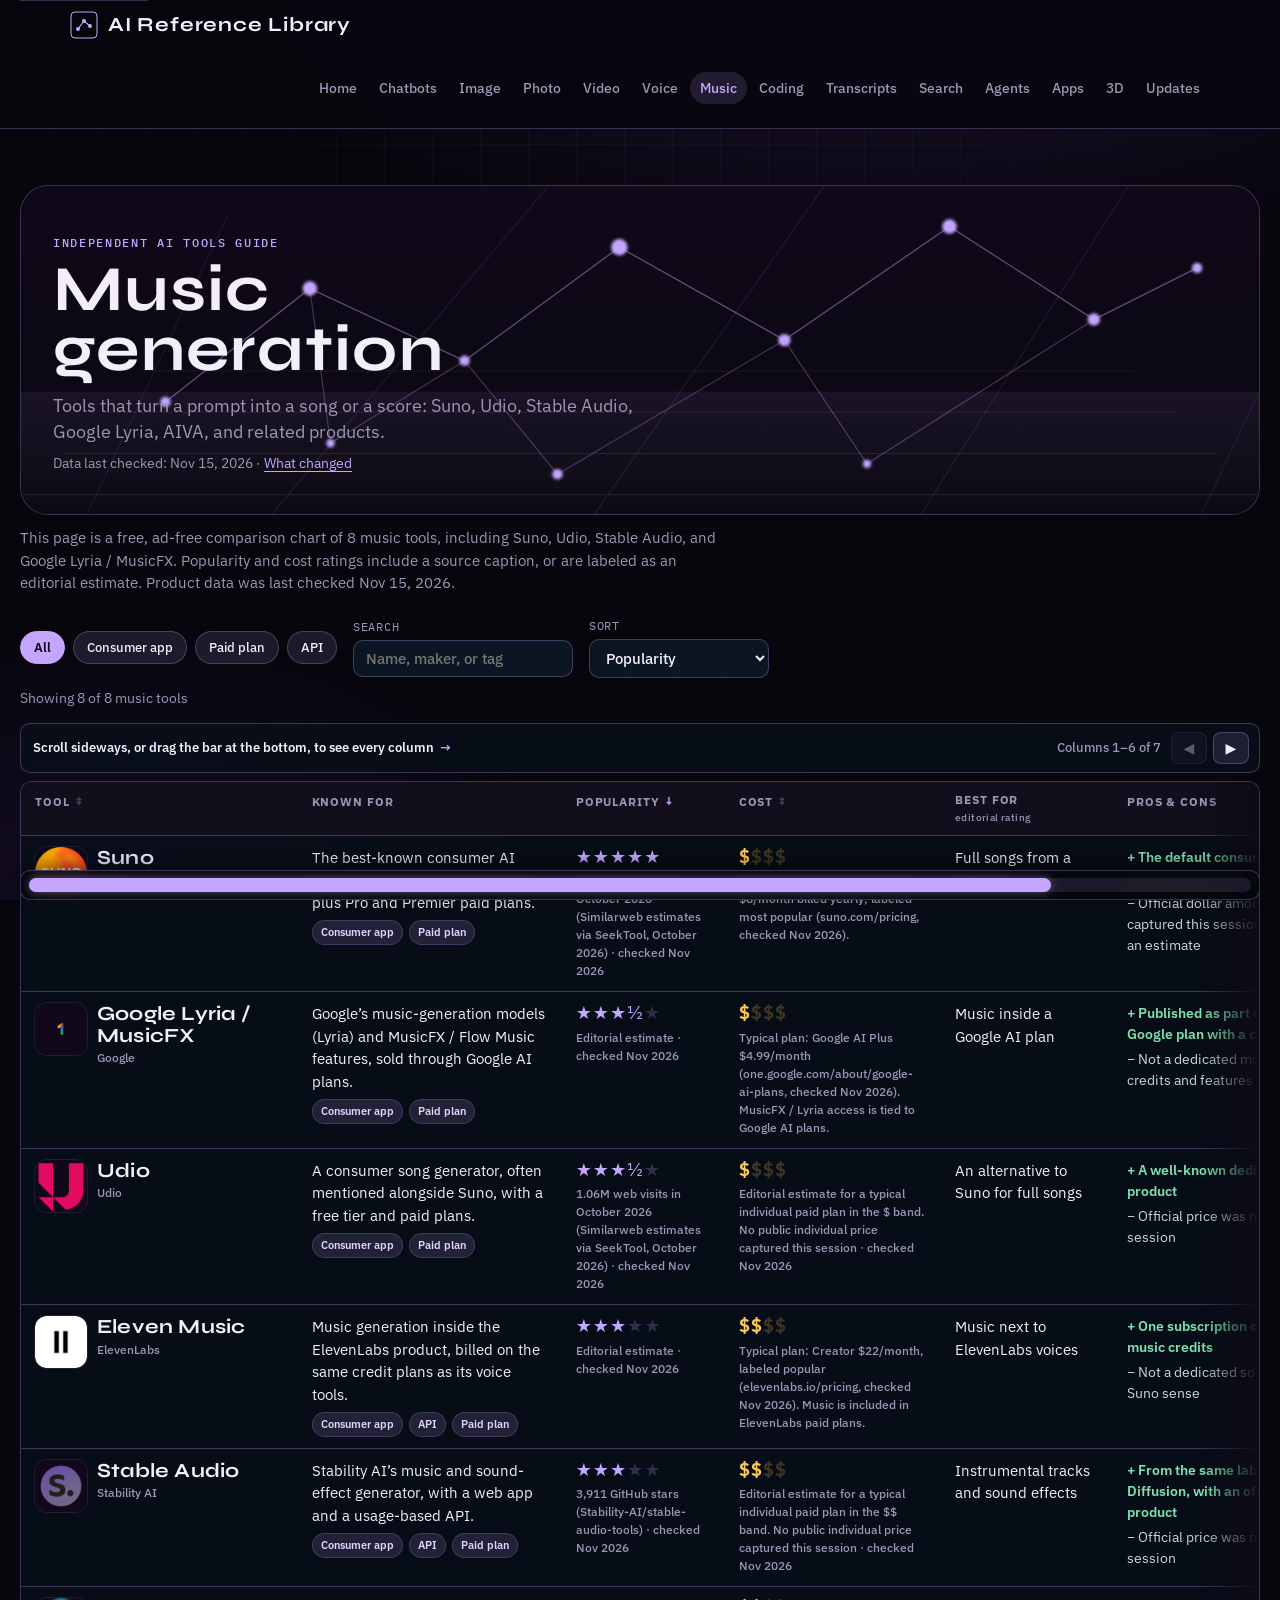
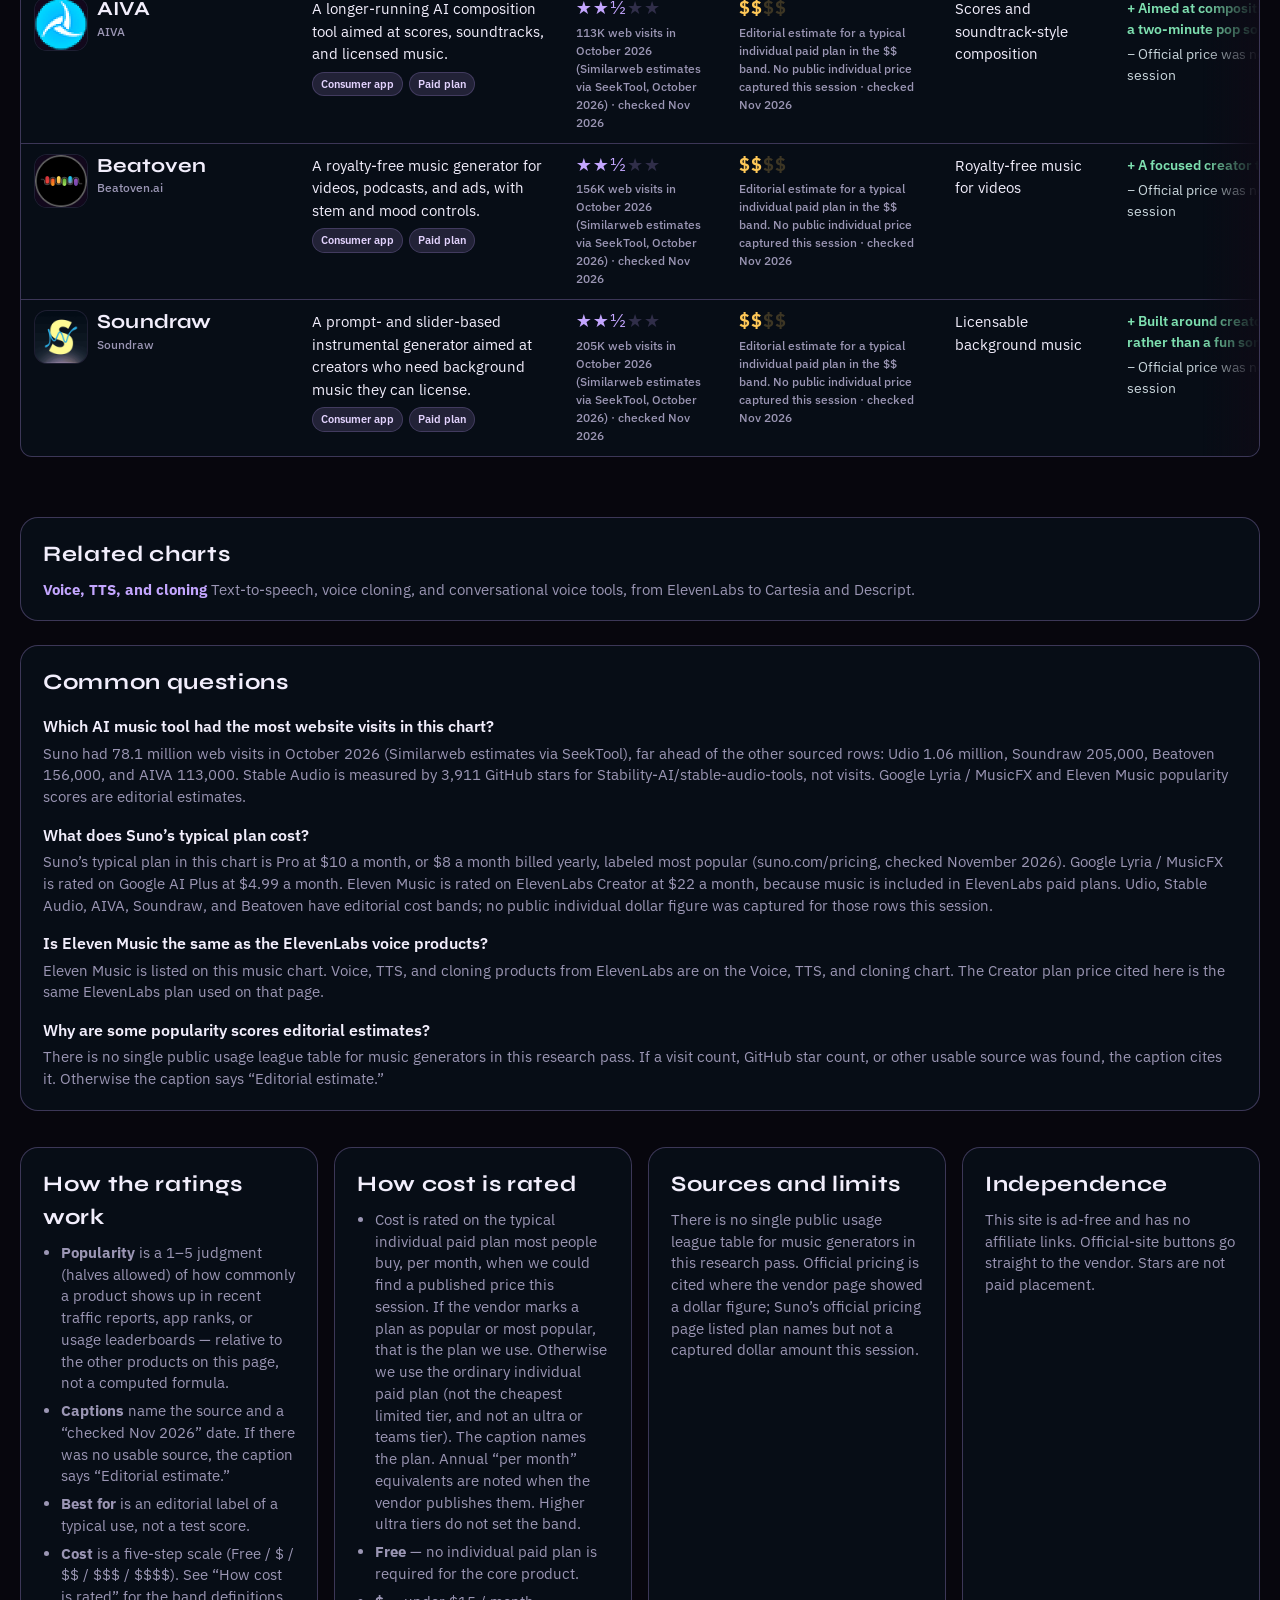
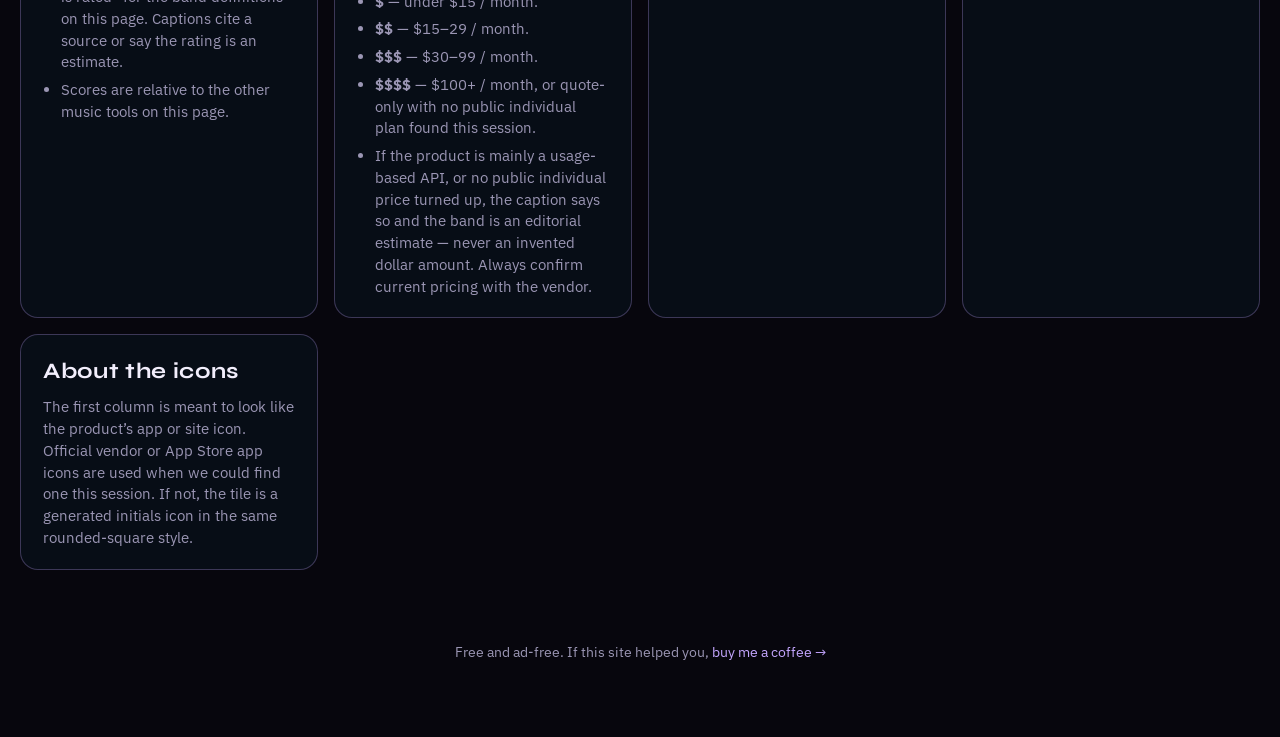
<file: music.html>
<!doctype html>
<html lang="en">
<head>
<meta charset="utf-8">
<meta name="viewport" content="width=device-width,initial-scale=1,viewport-fit=cover">
<title>Music generation comparison chart · AI Reference Library</title>
<meta name="description" content="AI song and score generators, including Suno, Udio, Stable Audio, and Google Lyria.">
<link rel="canonical" href="https://aitoolchart.net/music">
<meta property="og:type" content="article">
<meta property="og:site_name" content="AI Reference Library">
<meta property="og:title" content="Music generation comparison chart · AI Reference Library">
<meta property="og:description" content="AI song and score generators, including Suno, Udio, Stable Audio, and Google Lyria.">
<meta property="og:url" content="https://aitoolchart.net/music">
<meta property="og:image" content="https://aitoolchart.net/og-image.png">
<meta property="og:image:width" content="1200">
<meta property="og:image:height" content="630">
<meta property="og:image:alt" content="AI Reference Library: a dark grid and connected nodes">
<meta name="twitter:card" content="summary_large_image">
<meta name="twitter:title" content="Music generation comparison chart · AI Reference Library">
<meta name="twitter:description" content="AI song and score generators, including Suno, Udio, Stable Audio, and Google Lyria.">
<meta name="twitter:image" content="https://aitoolchart.net/og-image.png">
<meta name="twitter:image:alt" content="AI Reference Library: a dark grid and connected nodes">
<link rel="alternate" type="text/plain" title="LLM summary" href="https://aitoolchart.net/llms.txt">
<link rel="icon" href="favicon.ico" sizes="any">
<link rel="icon" href="favicon.svg" type="image/svg+xml">
<link rel="apple-touch-icon" href="apple-touch-icon.png">
<link rel="preconnect" href="https://fonts.googleapis.com">
<link rel="preconnect" href="https://fonts.gstatic.com" crossorigin>
<link rel="stylesheet" href="https://fonts.googleapis.com/css2?family=IBM+Plex+Mono:wght@400;500&family=IBM+Plex+Sans:wght@400;500;600;700&family=Syne:wght@600;700;800&display=swap">
<link rel="stylesheet" href="theme.css?v=20261120a">
<script type="application/ld+json">{"@context": "https://schema.org", "@type": "BreadcrumbList", "itemListElement": [{"@type": "ListItem", "position": 1, "name": "Home", "item": "https://aitoolchart.net/"}, {"@type": "ListItem", "position": 2, "name": "Music generation", "item": "https://aitoolchart.net/music"}]}</script>
<script type="application/ld+json">{"@context": "https://schema.org", "@type": "ItemList", "name": "Music generation", "url": "https://aitoolchart.net/music", "numberOfItems": 8, "itemListElement": [{"@type": "ListItem", "position": 1, "item": {"@type": "SoftwareApplication", "name": "Suno", "applicationCategory": "MultimediaApplication", "operatingSystem": "Web", "url": "https://suno.com"}}, {"@type": "ListItem", "position": 2, "item": {"@type": "SoftwareApplication", "name": "Udio", "applicationCategory": "MultimediaApplication", "operatingSystem": "Web", "url": "https://www.udio.com"}}, {"@type": "ListItem", "position": 3, "item": {"@type": "SoftwareApplication", "name": "Stable Audio", "applicationCategory": "MultimediaApplication", "operatingSystem": "Web", "url": "https://stability.ai/stable-audio"}}, {"@type": "ListItem", "position": 4, "item": {"@type": "SoftwareApplication", "name": "Google Lyria / MusicFX", "applicationCategory": "MultimediaApplication", "operatingSystem": "Web", "url": "https://one.google.com/about/google-ai-plans/"}}, {"@type": "ListItem", "position": 5, "item": {"@type": "SoftwareApplication", "name": "Eleven Music", "applicationCategory": "MultimediaApplication", "operatingSystem": "Web", "url": "https://elevenlabs.io"}}, {"@type": "ListItem", "position": 6, "item": {"@type": "SoftwareApplication", "name": "AIVA", "applicationCategory": "MultimediaApplication", "operatingSystem": "Web", "url": "https://www.aiva.ai"}}, {"@type": "ListItem", "position": 7, "item": {"@type": "SoftwareApplication", "name": "Soundraw", "applicationCategory": "MultimediaApplication", "operatingSystem": "Web", "url": "https://soundraw.io"}}, {"@type": "ListItem", "position": 8, "item": {"@type": "SoftwareApplication", "name": "Beatoven", "applicationCategory": "MultimediaApplication", "operatingSystem": "Web", "url": "https://www.beatoven.ai"}}]}</script>
<script type="application/ld+json">{"@context": "https://schema.org", "@type": "FAQPage", "mainEntity": [{"@type": "Question", "name": "Which AI music tool had the most website visits in this chart?", "acceptedAnswer": {"@type": "Answer", "text": "Suno had 78.1 million web visits in October 2026 (Similarweb estimates via SeekTool), far ahead of the other sourced rows: Udio 1.06 million, Soundraw 205,000, Beatoven 156,000, and AIVA 113,000. Stable Audio is measured by 3,911 GitHub stars for Stability-AI/stable-audio-tools, not visits. Google Lyria / MusicFX and Eleven Music popularity scores are editorial estimates."}}, {"@type": "Question", "name": "What does Suno’s typical plan cost?", "acceptedAnswer": {"@type": "Answer", "text": "Suno’s typical plan in this chart is Pro at $10 a month, or $8 a month billed yearly, labeled most popular (suno.com/pricing, checked November 2026). Google Lyria / MusicFX is rated on Google AI Plus at $4.99 a month. Eleven Music is rated on ElevenLabs Creator at $22 a month, because music is included in ElevenLabs paid plans. Udio, Stable Audio, AIVA, Soundraw, and Beatoven have editorial cost bands; no public individual dollar figure was captured for those rows this session."}}, {"@type": "Question", "name": "Is Eleven Music the same as the ElevenLabs voice products?", "acceptedAnswer": {"@type": "Answer", "text": "Eleven Music is listed on this music chart. Voice, TTS, and cloning products from ElevenLabs are on the Voice, TTS, and cloning chart. The Creator plan price cited here is the same ElevenLabs plan used on that page."}}, {"@type": "Question", "name": "Why are some popularity scores editorial estimates?", "acceptedAnswer": {"@type": "Answer", "text": "There is no single public usage league table for music generators in this research pass. If a visit count, GitHub star count, or other usable source was found, the caption cites it. Otherwise the caption says “Editorial estimate.”"}}]}</script>
</head>
<body>
<div class="page-bg"></div>
<a class="skip" href="#main">Skip to content</a>
<nav class="topnav" aria-label="Primary">
  <div class="inner">
    <a class="brand" href="index.html">
      <svg width="28" height="28" viewBox="0 0 28 28" aria-hidden="true">
        <rect x="1" y="1" width="26" height="26" rx="4" fill="none" stroke="#c4a6ff" stroke-width="1"/>
        <circle cx="8" cy="18" r="2" fill="#c4a6ff"/>
        <circle cx="14" cy="10" r="2" fill="#c4a6ff"/>
        <circle cx="20" cy="15" r="2" fill="#c4a6ff"/>
        <path d="M8 18 L14 10 L20 15" fill="none" stroke="#c4a6ff" stroke-width="1.2"/>
      </svg>
      AI Reference Library
    </a>
    <ul class="nav-links"><li><a href="index.html">Home</a></li><li><a href="chatbots.html">Chatbots</a></li><li><a href="image.html">Image</a></li><li><a href="photo.html">Photo</a></li><li><a href="video.html">Video</a></li><li><a href="voice.html">Voice</a></li><li><a href="music.html" aria-current="page">Music</a></li><li><a href="coding.html">Coding</a></li><li><a href="transcription.html">Transcripts</a></li><li><a href="search.html">Search</a></li><li><a href="agents.html">Agents</a></li><li><a href="apps.html">Apps</a></li><li><a href="gen3d.html">3D</a></li><li><a href="updates.html">Updates</a></li></ul>
  </div>
</nav>
<div class="wrap chart-wrap" id="main">
<header class="hero">
  <div class="hero-art"><svg class="hero-svg" viewBox="0 0 1200 420" preserveAspectRatio="xMidYMid slice" aria-hidden="true">
  <defs>
    <linearGradient id="sky" x1="0" y1="0" x2="0" y2="1">
      <stop offset="0%" stop-color="#12081c"/>
      <stop offset="55%" stop-color="#0c0814"/>
      <stop offset="100%" stop-color="#07060d"/>
    </linearGradient>
    <linearGradient id="glow" x1="0" y1="1" x2="0" y2="0">
      <stop offset="0%" stop-color="#c4a6ff" stop-opacity="0.0"/>
      <stop offset="100%" stop-color="#c4a6ff" stop-opacity="0.35"/>
    </linearGradient>
    <filter id="soft"><feGaussianBlur stdDeviation="1.4"/></filter>
  </defs>
  <rect width="1200" height="420" fill="url(#sky)"/>
  <g stroke="#c4a6ff" stroke-opacity="0.16" fill="none" stroke-width="1">
    <path d="M-40,390 L1240,390"/>
    <path d="M0,350 L1200,350" stroke-opacity="0.14"/>
    <path d="M40,310 L1160,310" stroke-opacity="0.12"/>
    <path d="M80,270 L1120,270" stroke-opacity="0.10"/>
    <path d="M120,230 L1080,230" stroke-opacity="0.08"/>
    <path d="M200,80 L40,420" stroke-opacity="0.10"/>
    <path d="M520,40 L200,420" stroke-opacity="0.11"/>
    <path d="M800,20 L520,420" stroke-opacity="0.12"/>
    <path d="M1080,40 L840,420" stroke-opacity="0.11"/>
    <path d="M1280,80 L1120,420" stroke-opacity="0.10"/>
  </g>
  <g fill="none" stroke="#c4a6ff" stroke-opacity="0.45" stroke-width="1.2">
    <path d="M140,260 L280,150 L430,220 L580,110 L740,200 L900,90 L1040,180 L1140,130"/>
    <path d="M280,150 L300,300 L430,220 L520,330 L740,200 L820,320 L1040,180" stroke-opacity="0.28"/>
  </g>
  <g fill="#c4a6ff" filter="url(#soft)">
    <circle cx="140" cy="260" r="5"/>
    <circle cx="280" cy="150" r="7"/>
    <circle cx="430" cy="220" r="5"/>
    <circle cx="580" cy="110" r="8"/>
    <circle cx="740" cy="200" r="6"/>
    <circle cx="900" cy="90" r="7"/>
    <circle cx="1040" cy="180" r="6"/>
    <circle cx="1140" cy="130" r="5"/>
    <circle cx="300" cy="300" r="4"/>
    <circle cx="520" cy="330" r="5"/>
    <circle cx="820" cy="320" r="4"/>
  </g>
  <rect x="0" y="250" width="1200" height="170" fill="url(#glow)" opacity="0.22"/>
</svg>
</div>
  <div class="hero-copy">
    <span class="eyebrow">Independent AI tools guide</span>
    <h1>Music generation</h1>
    <p class="lede">Tools that turn a prompt into a song or a score: Suno, Udio, Stable Audio, Google Lyria, AIVA, and related products.</p>
    <p class="checked">Data last checked: <time datetime="2026-11-15">Nov 15, 2026</time> · <a href="updates.html">What changed</a></p>
  </div>
</header>
  <p class="intro">This page is a free, ad-free comparison chart of 8 music tools, including Suno, Udio, Stable Audio, and Google Lyria / MusicFX. Popularity and cost ratings include a source caption, or are labeled as an editorial estimate. Product data was last checked Nov 15, 2026.</p>
  <div id="catalog">
  <div class="toolbar">
    <div class="chips" role="group" aria-label="Filter"><button class="chip" data-f="all" aria-pressed="true">All</button>
<button class="chip" data-f="Consumer app" aria-pressed="false">Consumer app</button>
<button class="chip" data-f="Paid plan" aria-pressed="false">Paid plan</button>
<button class="chip" data-f="API" aria-pressed="false">API</button></div>
    <label class="search">Search
      <input type="search" id="search" placeholder="Name, maker, or tag" autocomplete="off">
    </label>
    <label class="sort">Sort
      <select id="sort">
        <option value="pop">Popularity</option>
        <option value="name">Name</option>
        <option value="cost-asc">Cost: cheapest first</option>
        <option value="cost-desc">Cost: priciest first</option>
      </select>
    </label>
  </div>
  <p class="count" id="count"></p>
  <div class="table-box">
    <table class="chart">
      <thead>
        <tr>
          <th><button type="button" class="th-btn" data-k="name">Tool</button></th>
          <th>Known for</th>
          <th><button type="button" class="th-btn" data-k="pop">Popularity</button></th>
          <th><button type="button" class="th-btn" data-k="cost">Cost</button></th>
          <th class="learn-th">Best for<span class="th-note">editorial rating</span></th>
          <th>Pros &amp; cons</th>
          <th>Official site</th>
        </tr>
      </thead>
      <tbody id="rows"></tbody>
    </table>
  </div>
  </div>
  <section class="related" id="related">
    <h2>Related charts</h2>
    <ul><li><a href="voice.html"><strong>Voice, TTS, and cloning</strong></a> <span>Text-to-speech, voice cloning, and conversational voice tools, from ElevenLabs to Cartesia and Descript.</span></li></ul>
  </section>
  <section class="faq" id="faq">
    <h2>Common questions</h2>
    <div><h3>Which AI music tool had the most website visits in this chart?</h3><p>Suno had 78.1 million web visits in October 2026 (Similarweb estimates via SeekTool), far ahead of the other sourced rows: Udio 1.06 million, Soundraw 205,000, Beatoven 156,000, and AIVA 113,000. Stable Audio is measured by 3,911 GitHub stars for Stability-AI/stable-audio-tools, not visits. Google Lyria / MusicFX and Eleven Music popularity scores are editorial estimates.</p></div><div><h3>What does Suno’s typical plan cost?</h3><p>Suno’s typical plan in this chart is Pro at $10 a month, or $8 a month billed yearly, labeled most popular (suno.com/pricing, checked November 2026). Google Lyria / MusicFX is rated on Google AI Plus at $4.99 a month. Eleven Music is rated on ElevenLabs Creator at $22 a month, because music is included in ElevenLabs paid plans. Udio, Stable Audio, AIVA, Soundraw, and Beatoven have editorial cost bands; no public individual dollar figure was captured for those rows this session.</p></div><div><h3>Is Eleven Music the same as the ElevenLabs voice products?</h3><p>Eleven Music is listed on this music chart. Voice, TTS, and cloning products from ElevenLabs are on the Voice, TTS, and cloning chart. The Creator plan price cited here is the same ElevenLabs plan used on that page.</p></div><div><h3>Why are some popularity scores editorial estimates?</h3><p>There is no single public usage league table for music generators in this research pass. If a visit count, GitHub star count, or other usable source was found, the caption cites it. Otherwise the caption says “Editorial estimate.”</p></div>
  </section>
  <div class="notes">
    <section>
      <h2>How the ratings work</h2>
      <ul>
<li><strong>Popularity</strong> is a 1–5 judgment (halves allowed) of how commonly a product shows up in recent traffic reports, app ranks, or usage leaderboards — relative to the other products on this page, not a computed formula.</li>
<li><strong>Captions</strong> name the source and a “checked Nov 2026” date. If there was no usable source, the caption says “Editorial estimate.”</li>
<li><strong>Best for</strong> is an editorial label of a typical use, not a test score.</li>
<li><strong>Cost</strong> is a five-step scale (Free / $ / $$ / $$$ / $$$$). See “How cost is rated” for the band definitions on this page. Captions cite a source or say the rating is an estimate.</li>
<li>Scores are relative to the other music tools on this page.</li></ul>
    </section>
    <section>
      <h2>How cost is rated</h2>
      <ul>
        <li>Cost is rated on the typical individual paid plan most people buy, per month, when we could find a published price this session. If the vendor marks a plan as popular or most popular, that is the plan we use. Otherwise we use the ordinary individual paid plan (not the cheapest limited tier, and not an ultra or teams tier). The caption names the plan. Annual “per month” equivalents are noted when the vendor publishes them. Higher ultra tiers do not set the band.</li>
        <li><strong>Free</strong> — no individual paid plan is required for the core product.</li>
        <li><strong>$</strong> — under $15 / month.</li>
        <li><strong>$$</strong> — $15–29 / month.</li>
        <li><strong>$$$</strong> — $30–99 / month.</li>
        <li><strong>$$$$</strong> — $100+ / month, or quote-only with no public individual plan found this session.</li>
        <li>If the product is mainly a usage-based API, or no public individual price turned up, the caption says so and the band is an editorial estimate — never an invented dollar amount. Always confirm current pricing with the vendor.</li>
      </ul>
    </section>
    <section>
      <h2>Sources and limits</h2>
      <p>There is no single public usage league table for music generators in this research pass. Official pricing is cited where the vendor page showed a dollar figure; Suno’s official pricing page listed plan names but not a captured dollar amount this session.</p>
    </section>
    <section>
      <h2>Independence</h2>
      <p>This site is ad-free and has no affiliate links. Official-site buttons go straight to the vendor. Stars are not paid placement.</p>
    </section>
    <section>
      <h2>About the icons</h2>
      <p>The first column is meant to look like the product’s app or site icon. Official vendor or App Store app icons are used when we could find one this session. If not, the tile is a generated initials icon in the same rounded-square style.</p>
    </section>
  </div>
</div>
<footer class="site-footer">
<p class="kofi">Free and ad-free. If this site helped you, <a href="https://ko-fi.com/marcustravis" target="_blank" rel="noopener">buy me a coffee →</a></p>
</footer>
<script>
(function () {
  function syncNavH() {
    var nav = document.querySelector(".topnav");
    if (!nav) return;
    document.documentElement.style.setProperty("--nav-h", Math.ceil(nav.getBoundingClientRect().height) + "px");
  }
  syncNavH();
  window.addEventListener("resize", syncNavH);
  if (window.ResizeObserver && document.querySelector(".topnav")) {
    new ResizeObserver(syncNavH).observe(document.querySelector(".topnav"));
  }
})();
</script>

<script src="app.js?v=20261120a"></script>
<script src="scroll-hint.js?v=20261120a"></script>
<script>
const DATA = [{"id": "p-suno", "name": "Suno", "maker": "Suno", "knownFor": "The best-known consumer AI song generator, with a free plan plus Pro and Premier paid plans.", "tags": ["Consumer app", "Paid plan"], "price": null, "pop": 5, "popCaption": "78.1M web visits in October 2026 (Similarweb estimates via SeekTool, October 2026) · checked Nov 2026", "cost": 1, "costCaption": "Typical plan: Pro $10/month, or $8/month billed yearly; labeled most popular (suno.com/pricing, checked Nov 2026).", "learn": "Full songs from a prompt", "pro": "The default consumer song product in this category", "con": "Official dollar amount was not captured this session, so the band is an estimate", "url": "https://suno.com", "icon": "suno", "iconOfficial": true}, {"id": "p-udio", "name": "Udio", "maker": "Udio", "knownFor": "A consumer song generator, often mentioned alongside Suno, with a free tier and paid plans.", "tags": ["Consumer app", "Paid plan"], "price": null, "pop": 3.5, "popCaption": "1.06M web visits in October 2026 (Similarweb estimates via SeekTool, October 2026) · checked Nov 2026", "cost": 1, "costCaption": "Editorial estimate for a typical individual paid plan in the $ band. No public individual price captured this session · checked Nov 2026", "learn": "An alternative to Suno for full songs", "pro": "A well-known dedicated song product", "con": "Official price was not captured this session", "url": "https://www.udio.com", "icon": "udio", "iconOfficial": true}, {"id": "p-stable-audio", "name": "Stable Audio", "maker": "Stability AI", "knownFor": "Stability AI’s music and sound-effect generator, with a web app and a usage-based API.", "tags": ["Consumer app", "API", "Paid plan"], "price": null, "pop": 3, "popCaption": "3,911 GitHub stars (Stability-AI/stable-audio-tools) · checked Nov 2026", "cost": 2, "costCaption": "Editorial estimate for a typical individual paid plan in the $$ band. No public individual price captured this session · checked Nov 2026", "learn": "Instrumental tracks and sound effects", "pro": "From the same lab as Stable Diffusion, with an official audio product", "con": "Official price was not captured this session", "url": "https://stability.ai/stable-audio", "icon": "stable-audio", "iconOfficial": true}, {"id": "p-google-lyria-musicfx", "name": "Google Lyria / MusicFX", "maker": "Google", "knownFor": "Google’s music-generation models (Lyria) and MusicFX / Flow Music features, sold through Google AI plans.", "tags": ["Consumer app", "Paid plan"], "price": null, "pop": 3.5, "popCaption": "Editorial estimate · checked Nov 2026", "cost": 1, "costCaption": "Typical plan: Google AI Plus $4.99/month (one.google.com/about/google-ai-plans, checked Nov 2026). MusicFX / Lyria access is tied to Google AI plans.", "learn": "Music inside a Google AI plan", "pro": "Published as part of an official Google plan with a clear price", "con": "Not a dedicated music studio; credits and features vary by plan", "url": "https://one.google.com/about/google-ai-plans/", "icon": "lyria", "iconOfficial": true}, {"id": "p-eleven-music", "name": "Eleven Music", "maker": "ElevenLabs", "knownFor": "Music generation inside the ElevenLabs product, billed on the same credit plans as its voice tools.", "tags": ["Consumer app", "API", "Paid plan"], "price": null, "pop": 3, "popCaption": "Editorial estimate · checked Nov 2026", "cost": 2, "costCaption": "Typical plan: Creator $22/month, labeled popular (elevenlabs.io/pricing, checked Nov 2026). Music is included in ElevenLabs paid plans.", "learn": "Music next to ElevenLabs voices", "pro": "One subscription covers voice and music credits", "con": "Not a dedicated song studio in the Suno sense", "url": "https://elevenlabs.io", "icon": "eleven-music", "iconOfficial": true}, {"id": "p-aiva", "name": "AIVA", "maker": "AIVA", "knownFor": "A longer-running AI composition tool aimed at scores, soundtracks, and licensed music.", "tags": ["Consumer app", "Paid plan"], "price": null, "pop": 2.5, "popCaption": "113K web visits in October 2026 (Similarweb estimates via SeekTool, October 2026) · checked Nov 2026", "cost": 2, "costCaption": "Editorial estimate for a typical individual paid plan in the $$ band. No public individual price captured this session · checked Nov 2026", "learn": "Scores and soundtrack-style composition", "pro": "Aimed at composition rather than a two-minute pop song", "con": "Official price was not captured this session", "url": "https://www.aiva.ai", "icon": "aiva", "iconOfficial": true}, {"id": "p-soundraw", "name": "Soundraw", "maker": "Soundraw", "knownFor": "A prompt- and slider-based instrumental generator aimed at creators who need background music they can license.", "tags": ["Consumer app", "Paid plan"], "price": null, "pop": 2.5, "popCaption": "205K web visits in October 2026 (Similarweb estimates via SeekTool, October 2026) · checked Nov 2026", "cost": 2, "costCaption": "Editorial estimate for a typical individual paid plan in the $$ band. No public individual price captured this session · checked Nov 2026", "learn": "Licensable background music", "pro": "Built around creator licensing rather than a fun song app", "con": "Official price was not captured this session", "url": "https://soundraw.io", "icon": "soundraw", "iconOfficial": true}, {"id": "p-beatoven", "name": "Beatoven", "maker": "Beatoven.ai", "knownFor": "A royalty-free music generator for videos, podcasts, and ads, with stem and mood controls.", "tags": ["Consumer app", "Paid plan"], "price": null, "pop": 2.5, "popCaption": "156K web visits in October 2026 (Similarweb estimates via SeekTool, October 2026) · checked Nov 2026", "cost": 2, "costCaption": "Editorial estimate for a typical individual paid plan in the $$ band. No public individual price captured this session · checked Nov 2026", "learn": "Royalty-free music for videos", "pro": "A focused creator tool", "con": "Official price was not captured this session", "url": "https://www.beatoven.ai", "icon": "beatoven", "iconOfficial": true}];
initCatalog(DATA, { noun: "music tools", defaultSort: "pop", extraCols: [] });
</script>
</body>
</html>
</file>
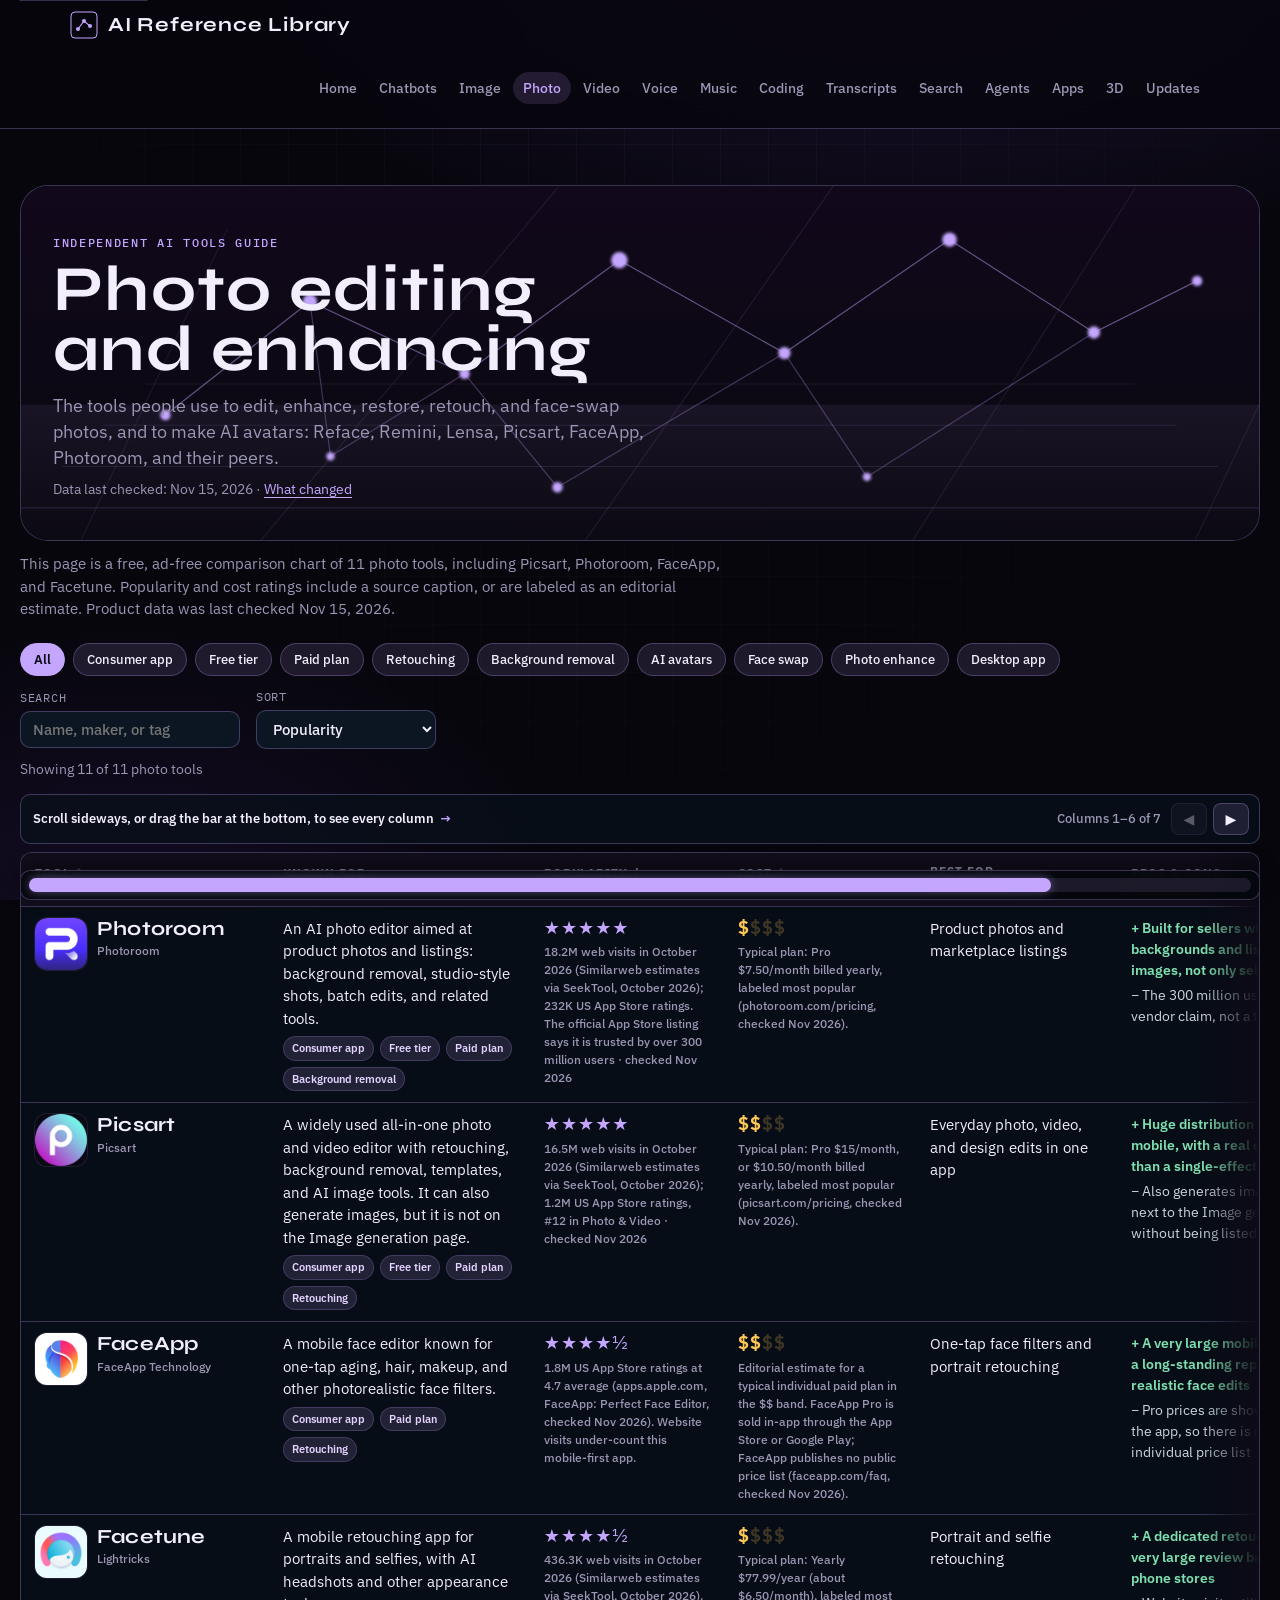
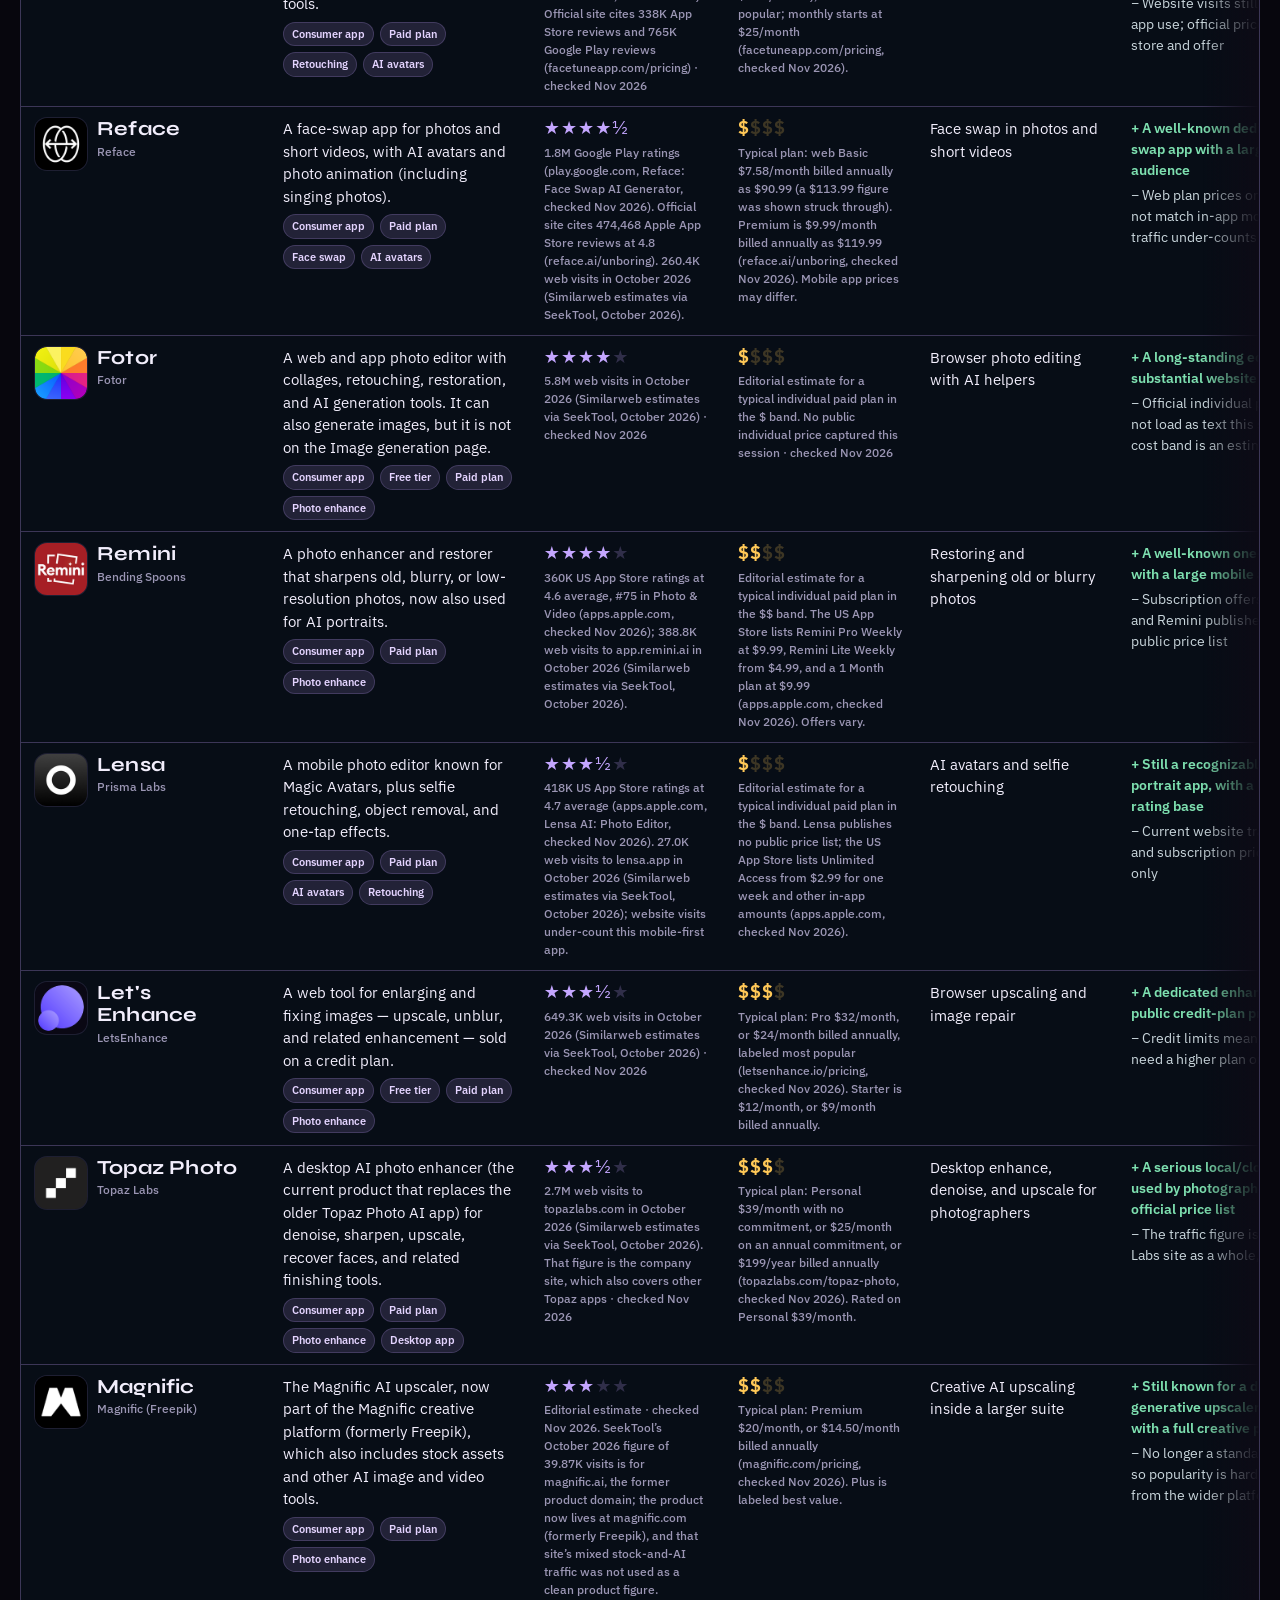
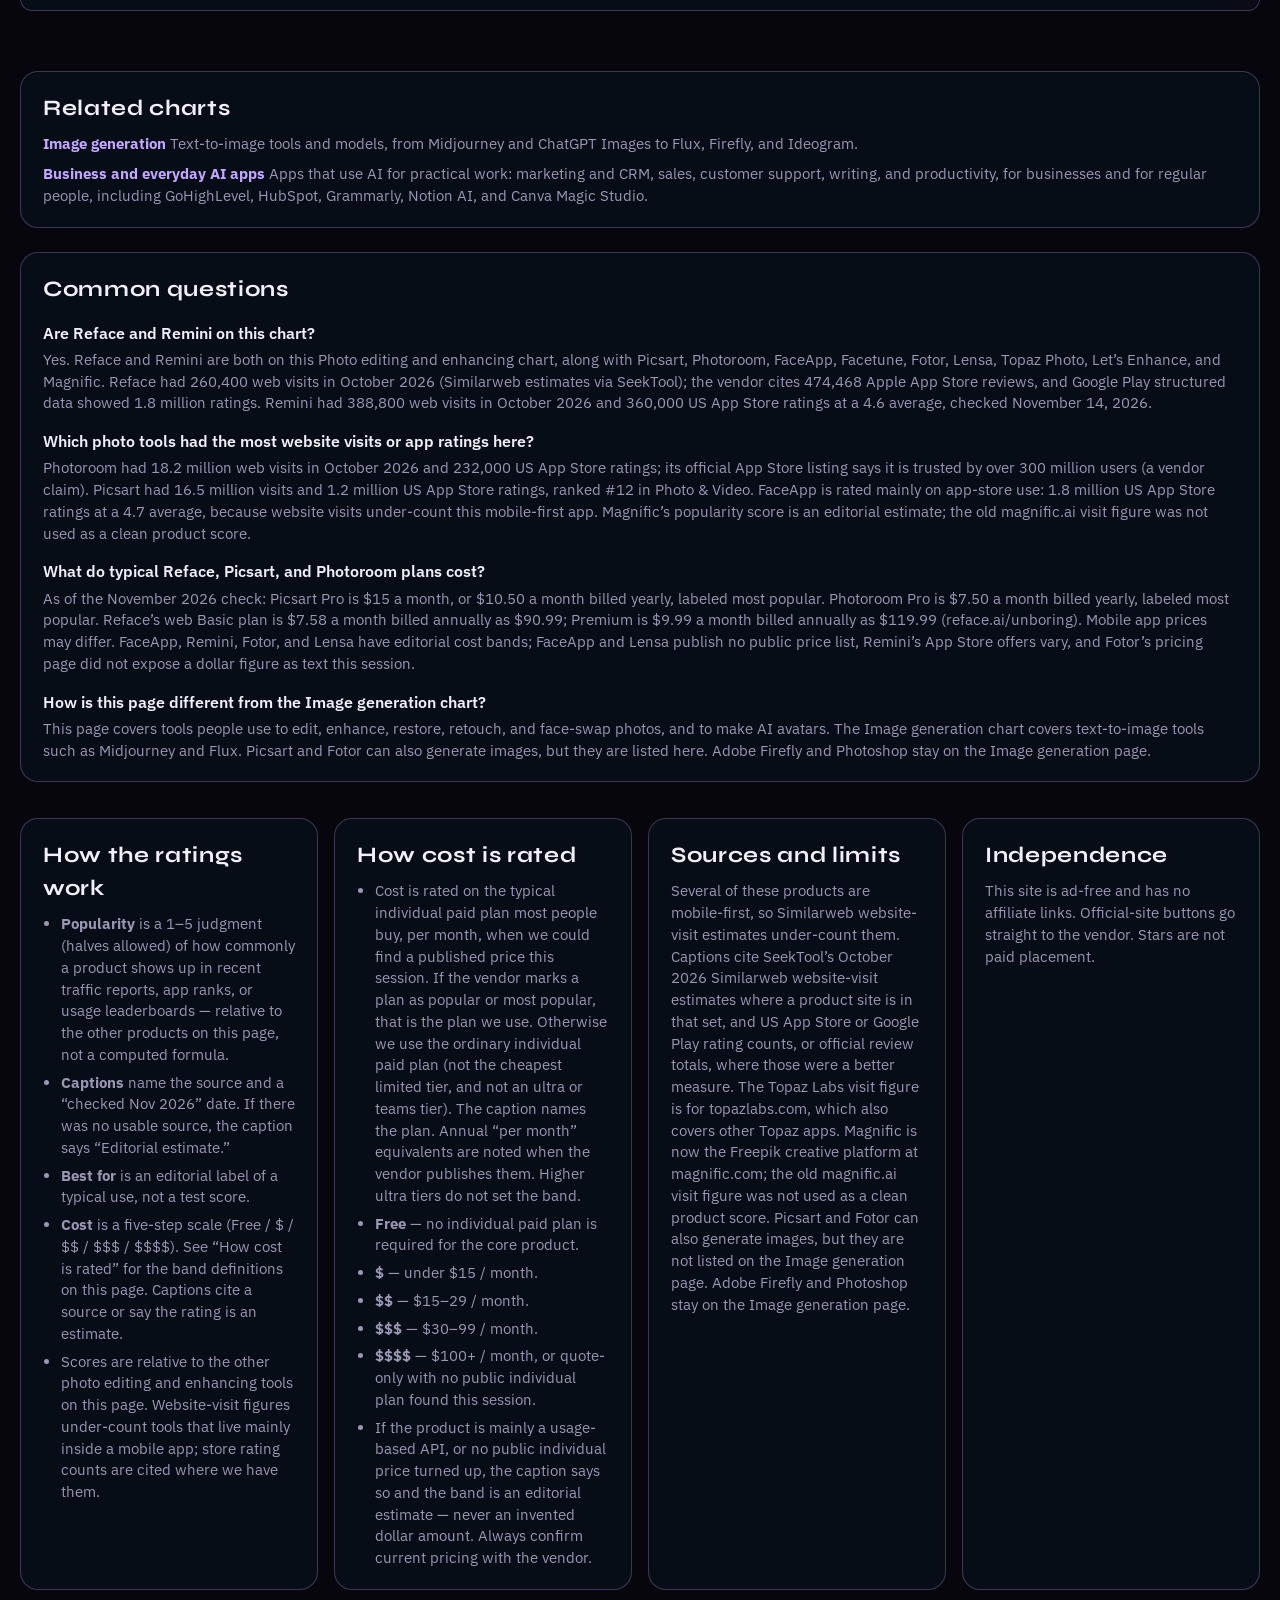
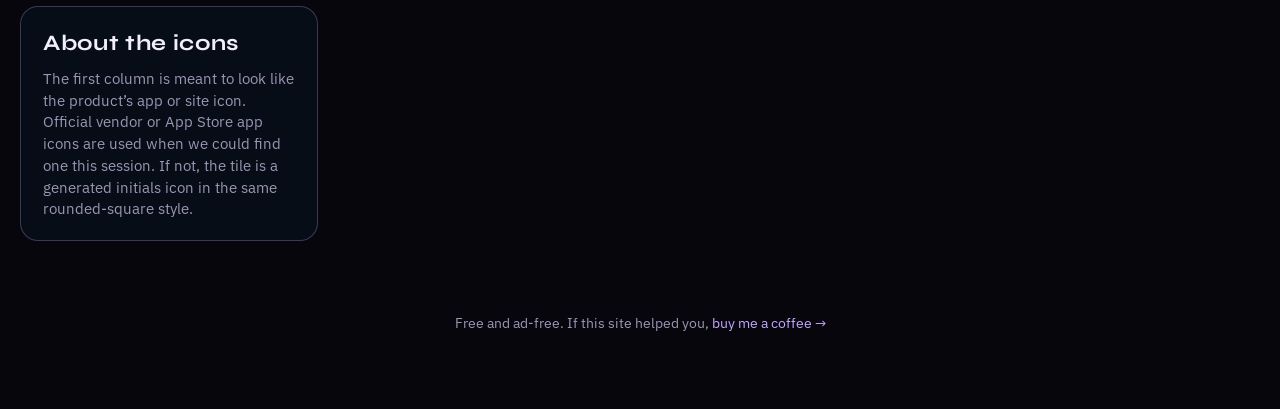
<file: photo.html>
<!doctype html>
<html lang="en">
<head>
<meta charset="utf-8">
<meta name="viewport" content="width=device-width,initial-scale=1,viewport-fit=cover">
<title>Photo editing and enhancing comparison chart · AI Reference Library</title>
<meta name="description" content="AI photo editors and enhancers, including face swap, restore, retouching, AI avatars, and background removal, from Reface and Remini to Picsart and Photoroom.">
<link rel="canonical" href="https://aitoolchart.net/photo">
<meta property="og:type" content="article">
<meta property="og:site_name" content="AI Reference Library">
<meta property="og:title" content="Photo editing and enhancing comparison chart · AI Reference Library">
<meta property="og:description" content="AI photo editors and enhancers, including face swap, restore, retouching, AI avatars, and background removal, from Reface and Remini to Picsart and Photoroom.">
<meta property="og:url" content="https://aitoolchart.net/photo">
<meta property="og:image" content="https://aitoolchart.net/og-image.png">
<meta property="og:image:width" content="1200">
<meta property="og:image:height" content="630">
<meta property="og:image:alt" content="AI Reference Library: a dark grid and connected nodes">
<meta name="twitter:card" content="summary_large_image">
<meta name="twitter:title" content="Photo editing and enhancing comparison chart · AI Reference Library">
<meta name="twitter:description" content="AI photo editors and enhancers, including face swap, restore, retouching, AI avatars, and background removal, from Reface and Remini to Picsart and Photoroom.">
<meta name="twitter:image" content="https://aitoolchart.net/og-image.png">
<meta name="twitter:image:alt" content="AI Reference Library: a dark grid and connected nodes">
<link rel="alternate" type="text/plain" title="LLM summary" href="https://aitoolchart.net/llms.txt">
<link rel="icon" href="favicon.ico" sizes="any">
<link rel="icon" href="favicon.svg" type="image/svg+xml">
<link rel="apple-touch-icon" href="apple-touch-icon.png">
<link rel="preconnect" href="https://fonts.googleapis.com">
<link rel="preconnect" href="https://fonts.gstatic.com" crossorigin>
<link rel="stylesheet" href="https://fonts.googleapis.com/css2?family=IBM+Plex+Mono:wght@400;500&family=IBM+Plex+Sans:wght@400;500;600;700&family=Syne:wght@600;700;800&display=swap">
<link rel="stylesheet" href="theme.css?v=20261120a">
<script type="application/ld+json">{"@context": "https://schema.org", "@type": "BreadcrumbList", "itemListElement": [{"@type": "ListItem", "position": 1, "name": "Home", "item": "https://aitoolchart.net/"}, {"@type": "ListItem", "position": 2, "name": "Photo editing and enhancing", "item": "https://aitoolchart.net/photo"}]}</script>
<script type="application/ld+json">{"@context": "https://schema.org", "@type": "ItemList", "name": "Photo editing and enhancing", "url": "https://aitoolchart.net/photo", "numberOfItems": 11, "itemListElement": [{"@type": "ListItem", "position": 1, "item": {"@type": "SoftwareApplication", "name": "Picsart", "applicationCategory": "MultimediaApplication", "operatingSystem": "Web", "url": "https://picsart.com"}}, {"@type": "ListItem", "position": 2, "item": {"@type": "SoftwareApplication", "name": "Photoroom", "applicationCategory": "MultimediaApplication", "operatingSystem": "Web", "url": "https://www.photoroom.com"}}, {"@type": "ListItem", "position": 3, "item": {"@type": "SoftwareApplication", "name": "FaceApp", "applicationCategory": "MultimediaApplication", "operatingSystem": "Web", "url": "https://www.faceapp.com"}}, {"@type": "ListItem", "position": 4, "item": {"@type": "SoftwareApplication", "name": "Facetune", "applicationCategory": "MultimediaApplication", "operatingSystem": "Web", "url": "https://www.facetuneapp.com"}}, {"@type": "ListItem", "position": 5, "item": {"@type": "SoftwareApplication", "name": "Reface", "applicationCategory": "MultimediaApplication", "operatingSystem": "Web", "url": "https://reface.ai"}}, {"@type": "ListItem", "position": 6, "item": {"@type": "SoftwareApplication", "name": "Remini", "applicationCategory": "MultimediaApplication", "operatingSystem": "Web", "url": "https://remini.ai"}}, {"@type": "ListItem", "position": 7, "item": {"@type": "SoftwareApplication", "name": "Fotor", "applicationCategory": "MultimediaApplication", "operatingSystem": "Web", "url": "https://www.fotor.com"}}, {"@type": "ListItem", "position": 8, "item": {"@type": "SoftwareApplication", "name": "Lensa", "applicationCategory": "MultimediaApplication", "operatingSystem": "Web", "url": "https://lensa.app"}}, {"@type": "ListItem", "position": 9, "item": {"@type": "SoftwareApplication", "name": "Topaz Photo", "applicationCategory": "MultimediaApplication", "operatingSystem": "Web", "url": "https://www.topazlabs.com/topaz-photo"}}, {"@type": "ListItem", "position": 10, "item": {"@type": "SoftwareApplication", "name": "Let's Enhance", "applicationCategory": "MultimediaApplication", "operatingSystem": "Web", "url": "https://letsenhance.io"}}, {"@type": "ListItem", "position": 11, "item": {"@type": "SoftwareApplication", "name": "Magnific", "applicationCategory": "MultimediaApplication", "operatingSystem": "Web", "url": "https://www.magnific.com"}}]}</script>
<script type="application/ld+json">{"@context": "https://schema.org", "@type": "FAQPage", "mainEntity": [{"@type": "Question", "name": "Are Reface and Remini on this chart?", "acceptedAnswer": {"@type": "Answer", "text": "Yes. Reface and Remini are both on this Photo editing and enhancing chart, along with Picsart, Photoroom, FaceApp, Facetune, Fotor, Lensa, Topaz Photo, Let’s Enhance, and Magnific. Reface had 260,400 web visits in October 2026 (Similarweb estimates via SeekTool); the vendor cites 474,468 Apple App Store reviews, and Google Play structured data showed 1.8 million ratings. Remini had 388,800 web visits in October 2026 and 360,000 US App Store ratings at a 4.6 average, checked November 14, 2026."}}, {"@type": "Question", "name": "Which photo tools had the most website visits or app ratings here?", "acceptedAnswer": {"@type": "Answer", "text": "Photoroom had 18.2 million web visits in October 2026 and 232,000 US App Store ratings; its official App Store listing says it is trusted by over 300 million users (a vendor claim). Picsart had 16.5 million visits and 1.2 million US App Store ratings, ranked #12 in Photo & Video. FaceApp is rated mainly on app-store use: 1.8 million US App Store ratings at a 4.7 average, because website visits under-count this mobile-first app. Magnific’s popularity score is an editorial estimate; the old magnific.ai visit figure was not used as a clean product score."}}, {"@type": "Question", "name": "What do typical Reface, Picsart, and Photoroom plans cost?", "acceptedAnswer": {"@type": "Answer", "text": "As of the November 2026 check: Picsart Pro is $15 a month, or $10.50 a month billed yearly, labeled most popular. Photoroom Pro is $7.50 a month billed yearly, labeled most popular. Reface’s web Basic plan is $7.58 a month billed annually as $90.99; Premium is $9.99 a month billed annually as $119.99 (reface.ai/unboring). Mobile app prices may differ. FaceApp, Remini, Fotor, and Lensa have editorial cost bands; FaceApp and Lensa publish no public price list, Remini’s App Store offers vary, and Fotor’s pricing page did not expose a dollar figure as text this session."}}, {"@type": "Question", "name": "How is this page different from the Image generation chart?", "acceptedAnswer": {"@type": "Answer", "text": "This page covers tools people use to edit, enhance, restore, retouch, and face-swap photos, and to make AI avatars. The Image generation chart covers text-to-image tools such as Midjourney and Flux. Picsart and Fotor can also generate images, but they are listed here. Adobe Firefly and Photoshop stay on the Image generation page."}}]}</script>
</head>
<body>
<div class="page-bg"></div>
<a class="skip" href="#main">Skip to content</a>
<nav class="topnav" aria-label="Primary">
  <div class="inner">
    <a class="brand" href="index.html">
      <svg width="28" height="28" viewBox="0 0 28 28" aria-hidden="true">
        <rect x="1" y="1" width="26" height="26" rx="4" fill="none" stroke="#c4a6ff" stroke-width="1"/>
        <circle cx="8" cy="18" r="2" fill="#c4a6ff"/>
        <circle cx="14" cy="10" r="2" fill="#c4a6ff"/>
        <circle cx="20" cy="15" r="2" fill="#c4a6ff"/>
        <path d="M8 18 L14 10 L20 15" fill="none" stroke="#c4a6ff" stroke-width="1.2"/>
      </svg>
      AI Reference Library
    </a>
    <ul class="nav-links"><li><a href="index.html">Home</a></li><li><a href="chatbots.html">Chatbots</a></li><li><a href="image.html">Image</a></li><li><a href="photo.html" aria-current="page">Photo</a></li><li><a href="video.html">Video</a></li><li><a href="voice.html">Voice</a></li><li><a href="music.html">Music</a></li><li><a href="coding.html">Coding</a></li><li><a href="transcription.html">Transcripts</a></li><li><a href="search.html">Search</a></li><li><a href="agents.html">Agents</a></li><li><a href="apps.html">Apps</a></li><li><a href="gen3d.html">3D</a></li><li><a href="updates.html">Updates</a></li></ul>
  </div>
</nav>
<div class="wrap chart-wrap" id="main">
<header class="hero">
  <div class="hero-art"><svg class="hero-svg" viewBox="0 0 1200 420" preserveAspectRatio="xMidYMid slice" aria-hidden="true">
  <defs>
    <linearGradient id="sky" x1="0" y1="0" x2="0" y2="1">
      <stop offset="0%" stop-color="#12081c"/>
      <stop offset="55%" stop-color="#0c0814"/>
      <stop offset="100%" stop-color="#07060d"/>
    </linearGradient>
    <linearGradient id="glow" x1="0" y1="1" x2="0" y2="0">
      <stop offset="0%" stop-color="#c4a6ff" stop-opacity="0.0"/>
      <stop offset="100%" stop-color="#c4a6ff" stop-opacity="0.35"/>
    </linearGradient>
    <filter id="soft"><feGaussianBlur stdDeviation="1.4"/></filter>
  </defs>
  <rect width="1200" height="420" fill="url(#sky)"/>
  <g stroke="#c4a6ff" stroke-opacity="0.16" fill="none" stroke-width="1">
    <path d="M-40,390 L1240,390"/>
    <path d="M0,350 L1200,350" stroke-opacity="0.14"/>
    <path d="M40,310 L1160,310" stroke-opacity="0.12"/>
    <path d="M80,270 L1120,270" stroke-opacity="0.10"/>
    <path d="M120,230 L1080,230" stroke-opacity="0.08"/>
    <path d="M200,80 L40,420" stroke-opacity="0.10"/>
    <path d="M520,40 L200,420" stroke-opacity="0.11"/>
    <path d="M800,20 L520,420" stroke-opacity="0.12"/>
    <path d="M1080,40 L840,420" stroke-opacity="0.11"/>
    <path d="M1280,80 L1120,420" stroke-opacity="0.10"/>
  </g>
  <g fill="none" stroke="#c4a6ff" stroke-opacity="0.45" stroke-width="1.2">
    <path d="M140,260 L280,150 L430,220 L580,110 L740,200 L900,90 L1040,180 L1140,130"/>
    <path d="M280,150 L300,300 L430,220 L520,330 L740,200 L820,320 L1040,180" stroke-opacity="0.28"/>
  </g>
  <g fill="#c4a6ff" filter="url(#soft)">
    <circle cx="140" cy="260" r="5"/>
    <circle cx="280" cy="150" r="7"/>
    <circle cx="430" cy="220" r="5"/>
    <circle cx="580" cy="110" r="8"/>
    <circle cx="740" cy="200" r="6"/>
    <circle cx="900" cy="90" r="7"/>
    <circle cx="1040" cy="180" r="6"/>
    <circle cx="1140" cy="130" r="5"/>
    <circle cx="300" cy="300" r="4"/>
    <circle cx="520" cy="330" r="5"/>
    <circle cx="820" cy="320" r="4"/>
  </g>
  <rect x="0" y="250" width="1200" height="170" fill="url(#glow)" opacity="0.22"/>
</svg>
</div>
  <div class="hero-copy">
    <span class="eyebrow">Independent AI tools guide</span>
    <h1>Photo editing and enhancing</h1>
    <p class="lede">The tools people use to edit, enhance, restore, retouch, and face-swap photos, and to make AI avatars: Reface, Remini, Lensa, Picsart, FaceApp, Photoroom, and their peers.</p>
    <p class="checked">Data last checked: <time datetime="2026-11-15">Nov 15, 2026</time> · <a href="updates.html">What changed</a></p>
  </div>
</header>
  <p class="intro">This page is a free, ad-free comparison chart of 11 photo tools, including Picsart, Photoroom, FaceApp, and Facetune. Popularity and cost ratings include a source caption, or are labeled as an editorial estimate. Product data was last checked Nov 15, 2026.</p>
  <div id="catalog">
  <div class="toolbar">
    <div class="chips" role="group" aria-label="Filter"><button class="chip" data-f="all" aria-pressed="true">All</button>
<button class="chip" data-f="Consumer app" aria-pressed="false">Consumer app</button>
<button class="chip" data-f="Free tier" aria-pressed="false">Free tier</button>
<button class="chip" data-f="Paid plan" aria-pressed="false">Paid plan</button>
<button class="chip" data-f="Retouching" aria-pressed="false">Retouching</button>
<button class="chip" data-f="Background removal" aria-pressed="false">Background removal</button>
<button class="chip" data-f="AI avatars" aria-pressed="false">AI avatars</button>
<button class="chip" data-f="Face swap" aria-pressed="false">Face swap</button>
<button class="chip" data-f="Photo enhance" aria-pressed="false">Photo enhance</button>
<button class="chip" data-f="Desktop app" aria-pressed="false">Desktop app</button></div>
    <label class="search">Search
      <input type="search" id="search" placeholder="Name, maker, or tag" autocomplete="off">
    </label>
    <label class="sort">Sort
      <select id="sort">
        <option value="pop">Popularity</option>
        <option value="name">Name</option>
        <option value="cost-asc">Cost: cheapest first</option>
        <option value="cost-desc">Cost: priciest first</option>
      </select>
    </label>
  </div>
  <p class="count" id="count"></p>
  <div class="table-box">
    <table class="chart">
      <thead>
        <tr>
          <th><button type="button" class="th-btn" data-k="name">Tool</button></th>
          <th>Known for</th>
          <th><button type="button" class="th-btn" data-k="pop">Popularity</button></th>
          <th><button type="button" class="th-btn" data-k="cost">Cost</button></th>
          <th class="learn-th">Best for<span class="th-note">editorial rating</span></th>
          <th>Pros &amp; cons</th>
          <th>Official site</th>
        </tr>
      </thead>
      <tbody id="rows"></tbody>
    </table>
  </div>
  </div>
  <section class="related" id="related">
    <h2>Related charts</h2>
    <ul><li><a href="image.html"><strong>Image generation</strong></a> <span>Text-to-image tools and models, from Midjourney and ChatGPT Images to Flux, Firefly, and Ideogram.</span></li><li><a href="apps.html"><strong>Business and everyday AI apps</strong></a> <span>Apps that use AI for practical work: marketing and CRM, sales, customer support, writing, and productivity, for businesses and for regular people, including GoHighLevel, HubSpot, Grammarly, Notion AI, and Canva Magic Studio.</span></li></ul>
  </section>
  <section class="faq" id="faq">
    <h2>Common questions</h2>
    <div><h3>Are Reface and Remini on this chart?</h3><p>Yes. Reface and Remini are both on this Photo editing and enhancing chart, along with Picsart, Photoroom, FaceApp, Facetune, Fotor, Lensa, Topaz Photo, Let’s Enhance, and Magnific. Reface had 260,400 web visits in October 2026 (Similarweb estimates via SeekTool); the vendor cites 474,468 Apple App Store reviews, and Google Play structured data showed 1.8 million ratings. Remini had 388,800 web visits in October 2026 and 360,000 US App Store ratings at a 4.6 average, checked November 14, 2026.</p></div><div><h3>Which photo tools had the most website visits or app ratings here?</h3><p>Photoroom had 18.2 million web visits in October 2026 and 232,000 US App Store ratings; its official App Store listing says it is trusted by over 300 million users (a vendor claim). Picsart had 16.5 million visits and 1.2 million US App Store ratings, ranked #12 in Photo &amp; Video. FaceApp is rated mainly on app-store use: 1.8 million US App Store ratings at a 4.7 average, because website visits under-count this mobile-first app. Magnific’s popularity score is an editorial estimate; the old magnific.ai visit figure was not used as a clean product score.</p></div><div><h3>What do typical Reface, Picsart, and Photoroom plans cost?</h3><p>As of the November 2026 check: Picsart Pro is $15 a month, or $10.50 a month billed yearly, labeled most popular. Photoroom Pro is $7.50 a month billed yearly, labeled most popular. Reface’s web Basic plan is $7.58 a month billed annually as $90.99; Premium is $9.99 a month billed annually as $119.99 (reface.ai/unboring). Mobile app prices may differ. FaceApp, Remini, Fotor, and Lensa have editorial cost bands; FaceApp and Lensa publish no public price list, Remini’s App Store offers vary, and Fotor’s pricing page did not expose a dollar figure as text this session.</p></div><div><h3>How is this page different from the Image generation chart?</h3><p>This page covers tools people use to edit, enhance, restore, retouch, and face-swap photos, and to make AI avatars. The Image generation chart covers text-to-image tools such as Midjourney and Flux. Picsart and Fotor can also generate images, but they are listed here. Adobe Firefly and Photoshop stay on the Image generation page.</p></div>
  </section>
  <div class="notes">
    <section>
      <h2>How the ratings work</h2>
      <ul>
<li><strong>Popularity</strong> is a 1–5 judgment (halves allowed) of how commonly a product shows up in recent traffic reports, app ranks, or usage leaderboards — relative to the other products on this page, not a computed formula.</li>
<li><strong>Captions</strong> name the source and a “checked Nov 2026” date. If there was no usable source, the caption says “Editorial estimate.”</li>
<li><strong>Best for</strong> is an editorial label of a typical use, not a test score.</li>
<li><strong>Cost</strong> is a five-step scale (Free / $ / $$ / $$$ / $$$$). See “How cost is rated” for the band definitions on this page. Captions cite a source or say the rating is an estimate.</li>
<li>Scores are relative to the other photo editing and enhancing tools on this page. Website-visit figures under-count tools that live mainly inside a mobile app; store rating counts are cited where we have them.</li></ul>
    </section>
    <section>
      <h2>How cost is rated</h2>
      <ul>
        <li>Cost is rated on the typical individual paid plan most people buy, per month, when we could find a published price this session. If the vendor marks a plan as popular or most popular, that is the plan we use. Otherwise we use the ordinary individual paid plan (not the cheapest limited tier, and not an ultra or teams tier). The caption names the plan. Annual “per month” equivalents are noted when the vendor publishes them. Higher ultra tiers do not set the band.</li>
        <li><strong>Free</strong> — no individual paid plan is required for the core product.</li>
        <li><strong>$</strong> — under $15 / month.</li>
        <li><strong>$$</strong> — $15–29 / month.</li>
        <li><strong>$$$</strong> — $30–99 / month.</li>
        <li><strong>$$$$</strong> — $100+ / month, or quote-only with no public individual plan found this session.</li>
        <li>If the product is mainly a usage-based API, or no public individual price turned up, the caption says so and the band is an editorial estimate — never an invented dollar amount. Always confirm current pricing with the vendor.</li>
      </ul>
    </section>
    <section>
      <h2>Sources and limits</h2>
      <p>Several of these products are mobile-first, so Similarweb website-visit estimates under-count them. Captions cite SeekTool’s October 2026 Similarweb website-visit estimates where a product site is in that set, and US App Store or Google Play rating counts, or official review totals, where those were a better measure. The Topaz Labs visit figure is for topazlabs.com, which also covers other Topaz apps. Magnific is now the Freepik creative platform at magnific.com; the old magnific.ai visit figure was not used as a clean product score. Picsart and Fotor can also generate images, but they are not listed on the Image generation page. Adobe Firefly and Photoshop stay on the Image generation page.</p>
    </section>
    <section>
      <h2>Independence</h2>
      <p>This site is ad-free and has no affiliate links. Official-site buttons go straight to the vendor. Stars are not paid placement.</p>
    </section>
    <section>
      <h2>About the icons</h2>
      <p>The first column is meant to look like the product’s app or site icon. Official vendor or App Store app icons are used when we could find one this session. If not, the tile is a generated initials icon in the same rounded-square style.</p>
    </section>
  </div>
</div>
<footer class="site-footer">
<p class="kofi">Free and ad-free. If this site helped you, <a href="https://ko-fi.com/marcustravis" target="_blank" rel="noopener">buy me a coffee →</a></p>
</footer>
<script>
(function () {
  function syncNavH() {
    var nav = document.querySelector(".topnav");
    if (!nav) return;
    document.documentElement.style.setProperty("--nav-h", Math.ceil(nav.getBoundingClientRect().height) + "px");
  }
  syncNavH();
  window.addEventListener("resize", syncNavH);
  if (window.ResizeObserver && document.querySelector(".topnav")) {
    new ResizeObserver(syncNavH).observe(document.querySelector(".topnav"));
  }
})();
</script>

<script src="app.js?v=20261120a"></script>
<script src="scroll-hint.js?v=20261120a"></script>
<script>
const DATA = [{"id": "p-picsart", "name": "Picsart", "maker": "Picsart", "knownFor": "A widely used all-in-one photo and video editor with retouching, background removal, templates, and AI image tools. It can also generate images, but it is not on the Image generation page.", "tags": ["Consumer app", "Free tier", "Paid plan", "Retouching"], "price": null, "pop": 5, "popCaption": "16.5M web visits in October 2026 (Similarweb estimates via SeekTool, October 2026); 1.2M US App Store ratings, #12 in Photo & Video · checked Nov 2026", "cost": 2, "costCaption": "Typical plan: Pro $15/month, or $10.50/month billed yearly, labeled most popular (picsart.com/pricing, checked Nov 2026).", "learn": "Everyday photo, video, and design edits in one app", "pro": "Huge distribution on web and mobile, with a real editor rather than a single-effect app", "con": "Also generates images, so it sits next to the Image generation section without being listed there", "url": "https://picsart.com", "icon": "picsart", "iconOfficial": true}, {"id": "p-photoroom", "name": "Photoroom", "maker": "Photoroom", "knownFor": "An AI photo editor aimed at product photos and listings: background removal, studio-style shots, batch edits, and related tools.", "tags": ["Consumer app", "Free tier", "Paid plan", "Background removal"], "price": null, "pop": 5, "popCaption": "18.2M web visits in October 2026 (Similarweb estimates via SeekTool, October 2026); 232K US App Store ratings. The official App Store listing says it is trusted by over 300 million users · checked Nov 2026", "cost": 1, "costCaption": "Typical plan: Pro $7.50/month billed yearly, labeled most popular (photoroom.com/pricing, checked Nov 2026).", "learn": "Product photos and marketplace listings", "pro": "Built for sellers who need clean backgrounds and listing-ready images, not only selfies", "con": "The 300 million users figure is a vendor claim, not a third-party count", "url": "https://www.photoroom.com", "icon": "photoroom", "iconOfficial": true}, {"id": "p-faceapp", "name": "FaceApp", "maker": "FaceApp Technology", "knownFor": "A mobile face editor known for one-tap aging, hair, makeup, and other photorealistic face filters.", "tags": ["Consumer app", "Paid plan", "Retouching"], "price": null, "pop": 4.5, "popCaption": "1.8M US App Store ratings at 4.7 average (apps.apple.com, FaceApp: Perfect Face Editor, checked Nov 2026). Website visits under-count this mobile-first app.", "cost": 2, "costCaption": "Editorial estimate for a typical individual paid plan in the $$ band. FaceApp Pro is sold in-app through the App Store or Google Play; FaceApp publishes no public price list (faceapp.com/faq, checked Nov 2026).", "learn": "One-tap face filters and portrait retouching", "pro": "A very large mobile audience and a long-standing reputation for realistic face edits", "con": "Pro prices are shown only inside the app, so there is no public individual price list", "url": "https://www.faceapp.com", "icon": "faceapp", "iconOfficial": true}, {"id": "p-facetune", "name": "Facetune", "maker": "Lightricks", "knownFor": "A mobile retouching app for portraits and selfies, with AI headshots and other appearance tools.", "tags": ["Consumer app", "Paid plan", "Retouching", "AI avatars"], "price": null, "pop": 4.5, "popCaption": "436.3K web visits in October 2026 (Similarweb estimates via SeekTool, October 2026). Official site cites 338K App Store reviews and 765K Google Play reviews (facetuneapp.com/pricing) · checked Nov 2026", "cost": 1, "costCaption": "Typical plan: Yearly $77.99/year (about $6.50/month), labeled most popular; monthly starts at $25/month (facetuneapp.com/pricing, checked Nov 2026).", "learn": "Portrait and selfie retouching", "pro": "A dedicated retouching app with a very large review base on both phone stores", "con": "Website visits still under-count app use; official prices may vary by store and offer", "url": "https://www.facetuneapp.com", "icon": "facetune", "iconOfficial": true}, {"id": "p-reface", "name": "Reface", "maker": "Reface", "knownFor": "A face-swap app for photos and short videos, with AI avatars and photo animation (including singing photos).", "tags": ["Consumer app", "Paid plan", "Face swap", "AI avatars"], "price": null, "pop": 4.5, "popCaption": "1.8M Google Play ratings (play.google.com, Reface: Face Swap AI Generator, checked Nov 2026). Official site cites 474,468 Apple App Store reviews at 4.8 (reface.ai/unboring). 260.4K web visits in October 2026 (Similarweb estimates via SeekTool, October 2026).", "cost": 1, "costCaption": "Typical plan: web Basic $7.58/month billed annually as $90.99 (a $113.99 figure was shown struck through). Premium is $9.99/month billed annually as $119.99 (reface.ai/unboring, checked Nov 2026). Mobile app prices may differ.", "learn": "Face swap in photos and short videos", "pro": "A well-known dedicated face-swap app with a large mobile audience", "con": "Web plan prices on Unboring may not match in-app mobile prices; web traffic under-counts the app", "url": "https://reface.ai", "icon": "reface", "iconOfficial": true}, {"id": "p-remini", "name": "Remini", "maker": "Bending Spoons", "knownFor": "A photo enhancer and restorer that sharpens old, blurry, or low-resolution photos, now also used for AI portraits.", "tags": ["Consumer app", "Paid plan", "Photo enhance"], "price": null, "pop": 4, "popCaption": "360K US App Store ratings at 4.6 average, #75 in Photo & Video (apps.apple.com, checked Nov 2026); 388.8K web visits to app.remini.ai in October 2026 (Similarweb estimates via SeekTool, October 2026).", "cost": 2, "costCaption": "Editorial estimate for a typical individual paid plan in the $$ band. The US App Store lists Remini Pro Weekly at $9.99, Remini Lite Weekly from $4.99, and a 1 Month plan at $9.99 (apps.apple.com, checked Nov 2026). Offers vary.", "learn": "Restoring and sharpening old or blurry photos", "pro": "A well-known one-tap enhancer with a large mobile audience", "con": "Subscription offers vary in-app, and Remini publishes no single public price list", "url": "https://remini.ai", "icon": "remini", "iconOfficial": true}, {"id": "p-fotor", "name": "Fotor", "maker": "Fotor", "knownFor": "A web and app photo editor with collages, retouching, restoration, and AI generation tools. It can also generate images, but it is not on the Image generation page.", "tags": ["Consumer app", "Free tier", "Paid plan", "Photo enhance"], "price": null, "pop": 4, "popCaption": "5.8M web visits in October 2026 (Similarweb estimates via SeekTool, October 2026) · checked Nov 2026", "cost": 1, "costCaption": "Editorial estimate for a typical individual paid plan in the $ band. No public individual price captured this session · checked Nov 2026", "learn": "Browser photo editing with AI helpers", "pro": "A long-standing editor with substantial website traffic", "con": "Official individual plan prices did not load as text this session, so the cost band is an estimate", "url": "https://www.fotor.com", "icon": "fotor", "iconOfficial": true}, {"id": "p-lensa", "name": "Lensa", "maker": "Prisma Labs", "knownFor": "A mobile photo editor known for Magic Avatars, plus selfie retouching, object removal, and one-tap effects.", "tags": ["Consumer app", "Paid plan", "AI avatars", "Retouching"], "price": null, "pop": 3.5, "popCaption": "418K US App Store ratings at 4.7 average (apps.apple.com, Lensa AI: Photo Editor, checked Nov 2026). 27.0K web visits to lensa.app in October 2026 (Similarweb estimates via SeekTool, October 2026); website visits under-count this mobile-first app.", "cost": 1, "costCaption": "Editorial estimate for a typical individual paid plan in the $ band. Lensa publishes no public price list; the US App Store lists Unlimited Access from $2.99 for one week and other in-app amounts (apps.apple.com, checked Nov 2026).", "learn": "AI avatars and selfie retouching", "pro": "Still a recognizable avatar and portrait app, with a large store rating base", "con": "Current website traffic is small, and subscription prices are in-app only", "url": "https://lensa.app", "icon": "lensa", "iconOfficial": true}, {"id": "p-topaz-photo", "name": "Topaz Photo", "maker": "Topaz Labs", "knownFor": "A desktop AI photo enhancer (the current product that replaces the older Topaz Photo AI app) for denoise, sharpen, upscale, recover faces, and related finishing tools.", "tags": ["Consumer app", "Paid plan", "Photo enhance", "Desktop app"], "price": null, "pop": 3.5, "popCaption": "2.7M web visits to topazlabs.com in October 2026 (Similarweb estimates via SeekTool, October 2026). That figure is the company site, which also covers other Topaz apps · checked Nov 2026", "cost": 3, "costCaption": "Typical plan: Personal $39/month with no commitment, or $25/month on an annual commitment, or $199/year billed annually (topazlabs.com/topaz-photo, checked Nov 2026). Rated on Personal $39/month.", "learn": "Desktop enhance, denoise, and upscale for photographers", "pro": "A serious local/cloud enhancer used by photographers, with a clear official price list", "con": "The traffic figure is for the Topaz Labs site as a whole, not Photo alone", "url": "https://www.topazlabs.com/topaz-photo", "icon": "topaz-photo", "iconOfficial": true}, {"id": "p-let-s-enhance", "name": "Let's Enhance", "maker": "LetsEnhance", "knownFor": "A web tool for enlarging and fixing images — upscale, unblur, and related enhancement — sold on a credit plan.", "tags": ["Consumer app", "Free tier", "Paid plan", "Photo enhance"], "price": null, "pop": 3.5, "popCaption": "649.3K web visits in October 2026 (Similarweb estimates via SeekTool, October 2026) · checked Nov 2026", "cost": 3, "costCaption": "Typical plan: Pro $32/month, or $24/month billed annually, labeled most popular (letsenhance.io/pricing, checked Nov 2026). Starter is $12/month, or $9/month billed annually.", "learn": "Browser upscaling and image repair", "pro": "A dedicated enhancer with a clear public credit-plan price list", "con": "Credit limits mean heavy use may need a higher plan or bundles", "url": "https://letsenhance.io", "icon": "lets-enhance", "iconOfficial": true}, {"id": "p-magnific", "name": "Magnific", "maker": "Magnific (Freepik)", "knownFor": "The Magnific AI upscaler, now part of the Magnific creative platform (formerly Freepik), which also includes stock assets and other AI image and video tools.", "tags": ["Consumer app", "Paid plan", "Photo enhance"], "price": null, "pop": 3, "popCaption": "Editorial estimate · checked Nov 2026. SeekTool’s October 2026 figure of 39.87K visits is for magnific.ai, the former product domain; the product now lives at magnific.com (formerly Freepik), and that site’s mixed stock-and-AI traffic was not used as a clean product figure.", "cost": 2, "costCaption": "Typical plan: Premium $20/month, or $14.50/month billed annually (magnific.com/pricing, checked Nov 2026). Plus is labeled best value.", "learn": "Creative AI upscaling inside a larger suite", "pro": "Still known for a distinctive generative upscaler, now bundled with a full creative plan", "con": "No longer a standalone enhancer, so popularity is hard to separate from the wider platform", "url": "https://www.magnific.com", "icon": "magnific", "iconOfficial": true}];
initCatalog(DATA, { noun: "photo tools", defaultSort: "pop", extraCols: [] });
</script>
</body>
</html>
</file>
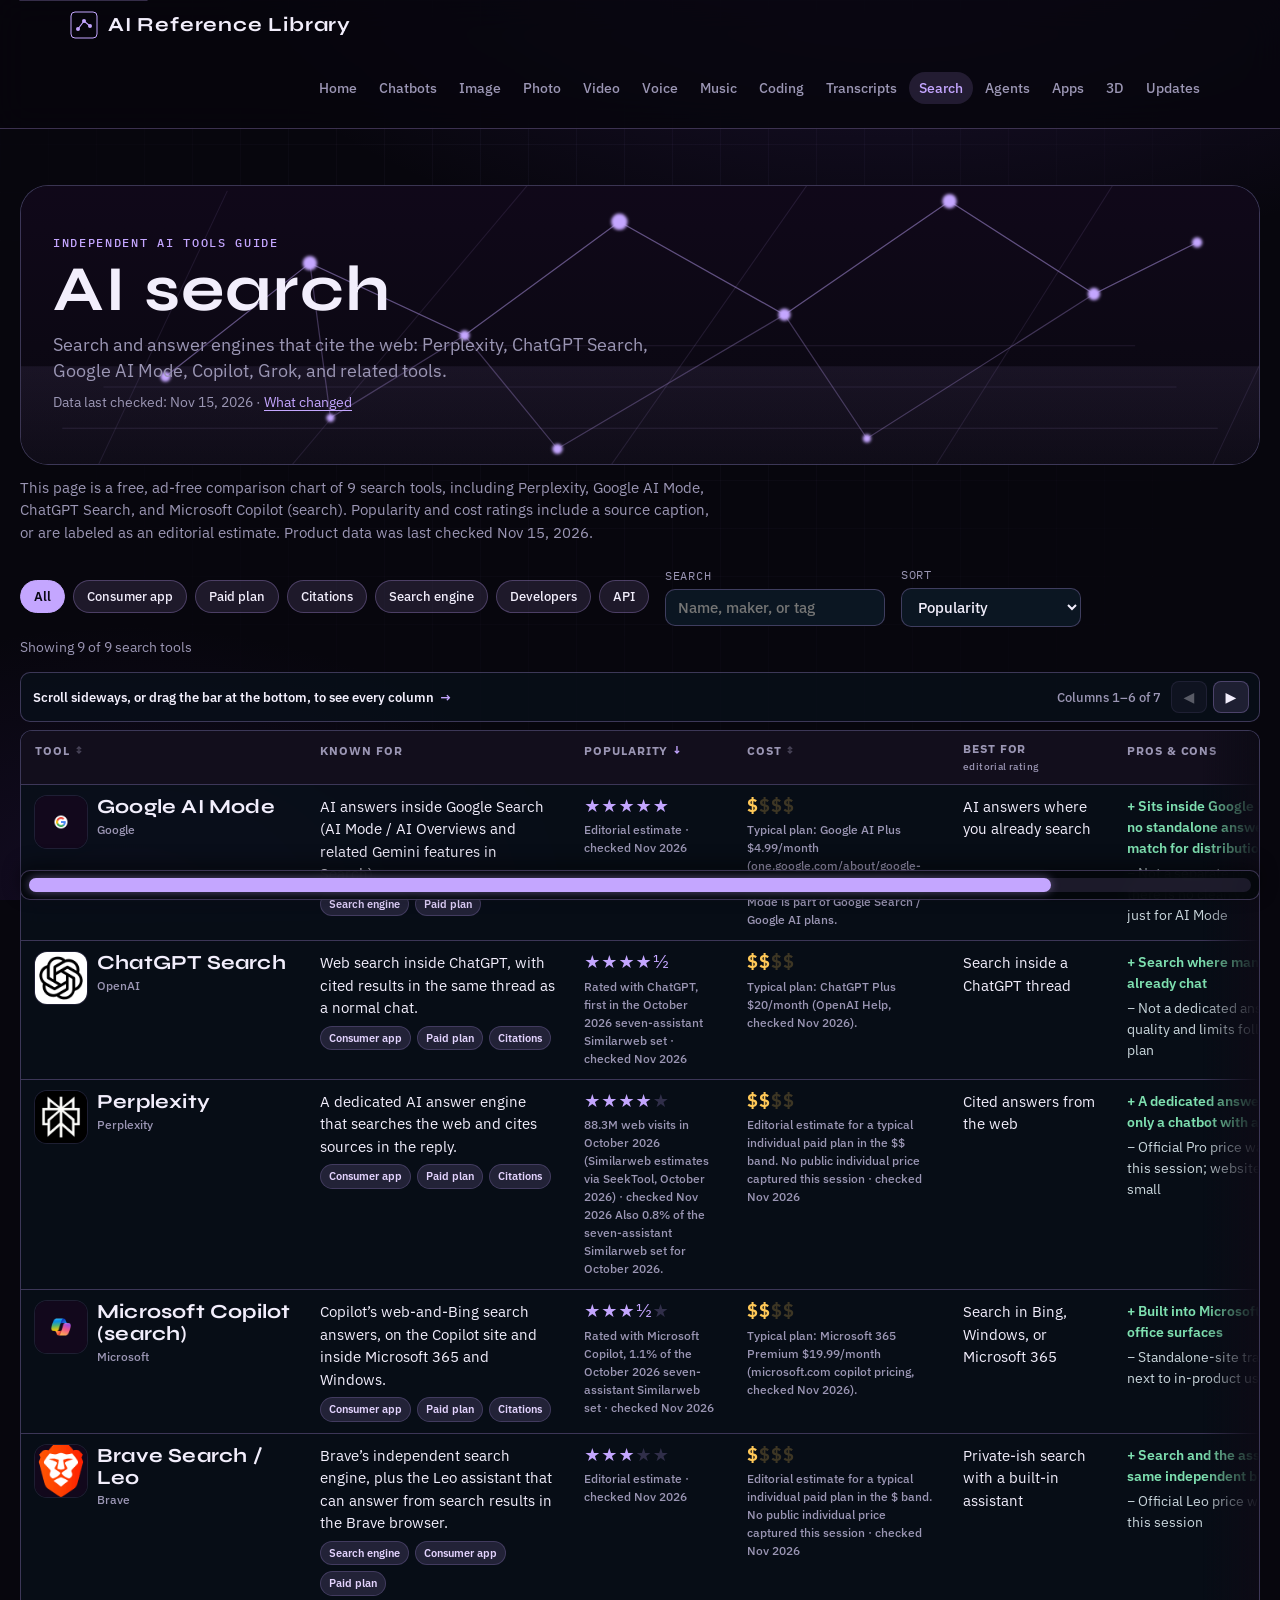
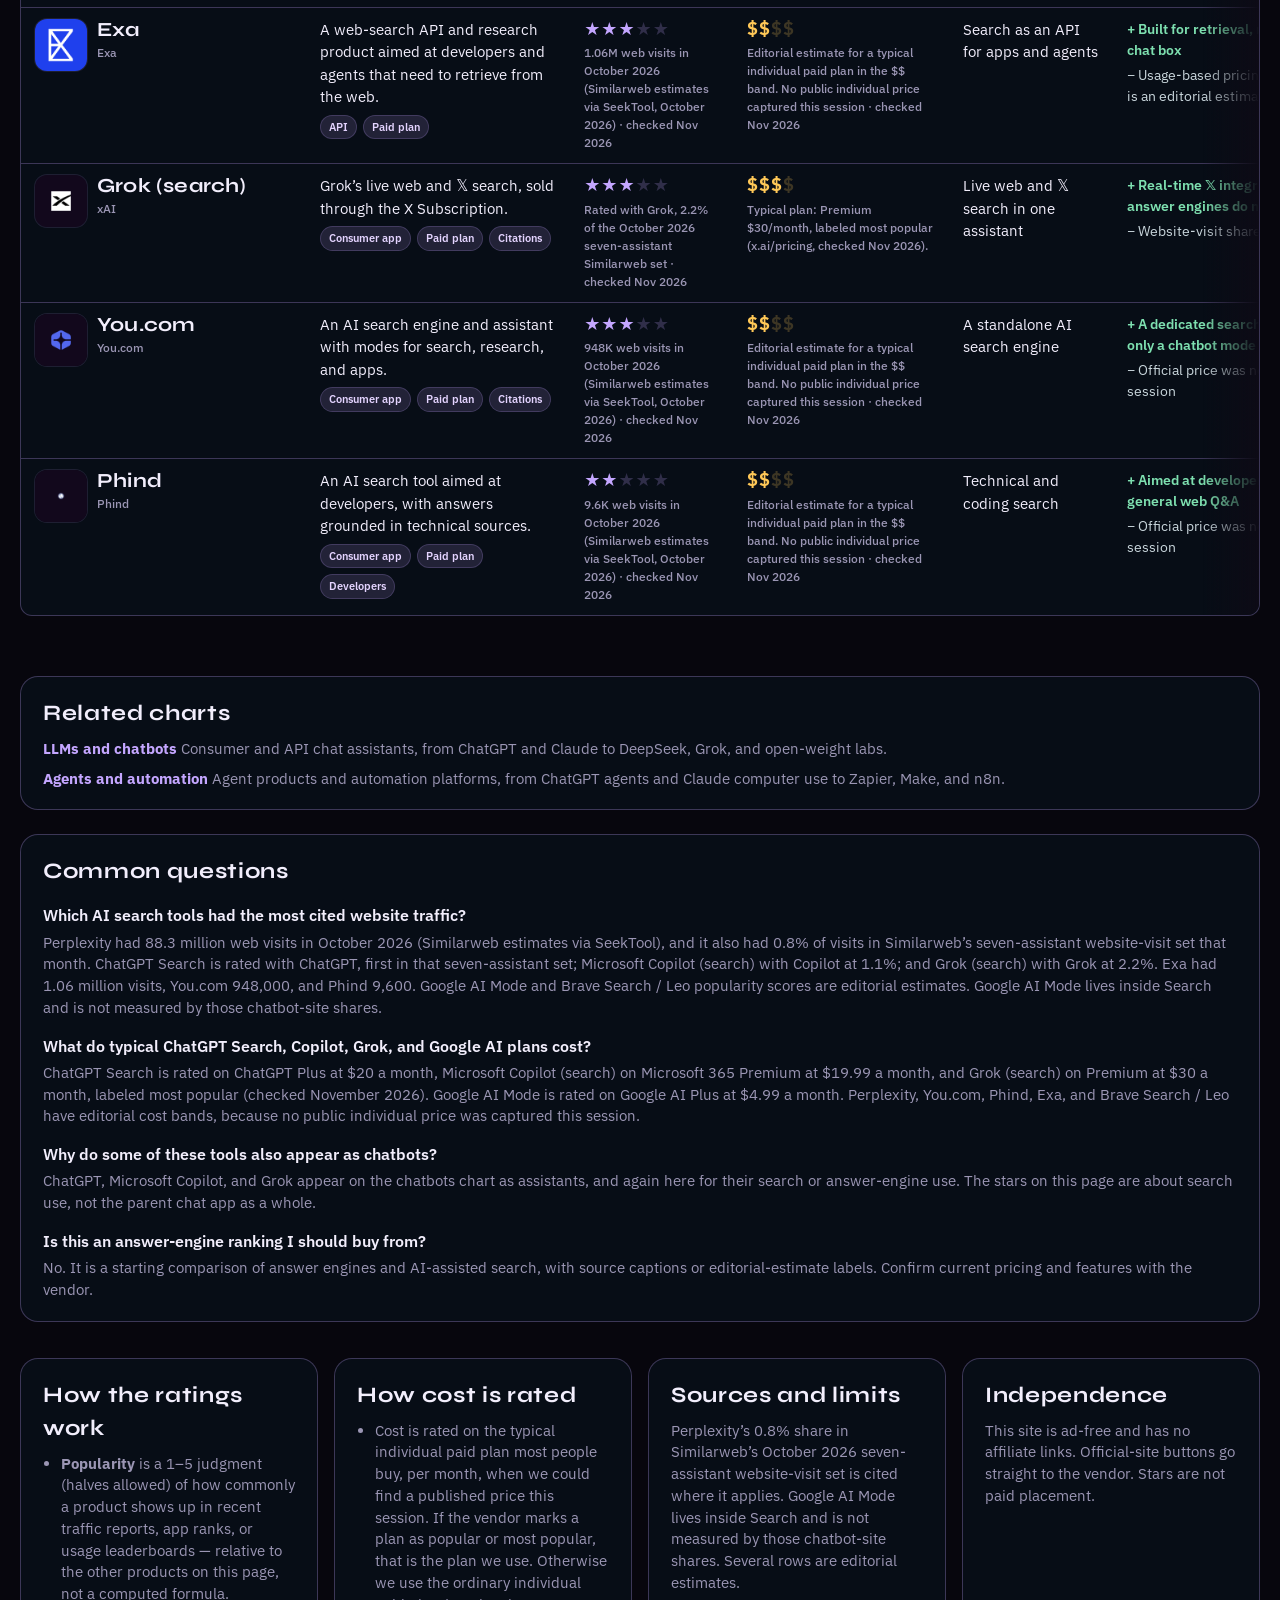
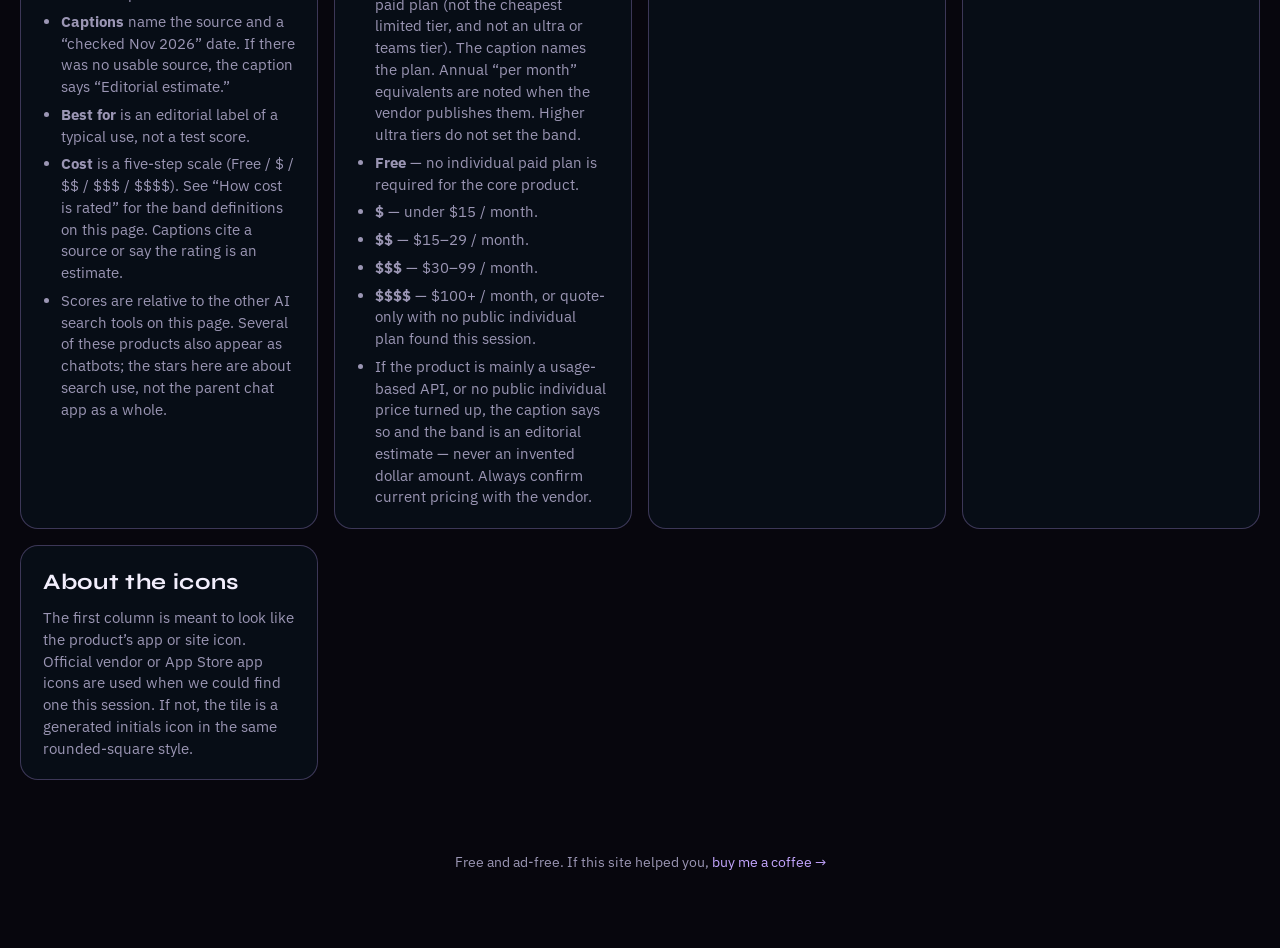
<file: search.html>
<!doctype html>
<html lang="en">
<head>
<meta charset="utf-8">
<meta name="viewport" content="width=device-width,initial-scale=1,viewport-fit=cover">
<title>AI search comparison chart · AI Reference Library</title>
<meta name="description" content="Answer engines and AI-assisted search, including Perplexity, ChatGPT Search, Google AI Mode, and Grok.">
<link rel="canonical" href="https://aitoolchart.net/search">
<meta property="og:type" content="article">
<meta property="og:site_name" content="AI Reference Library">
<meta property="og:title" content="AI search comparison chart · AI Reference Library">
<meta property="og:description" content="Answer engines and AI-assisted search, including Perplexity, ChatGPT Search, Google AI Mode, and Grok.">
<meta property="og:url" content="https://aitoolchart.net/search">
<meta property="og:image" content="https://aitoolchart.net/og-image.png">
<meta property="og:image:width" content="1200">
<meta property="og:image:height" content="630">
<meta property="og:image:alt" content="AI Reference Library: a dark grid and connected nodes">
<meta name="twitter:card" content="summary_large_image">
<meta name="twitter:title" content="AI search comparison chart · AI Reference Library">
<meta name="twitter:description" content="Answer engines and AI-assisted search, including Perplexity, ChatGPT Search, Google AI Mode, and Grok.">
<meta name="twitter:image" content="https://aitoolchart.net/og-image.png">
<meta name="twitter:image:alt" content="AI Reference Library: a dark grid and connected nodes">
<link rel="alternate" type="text/plain" title="LLM summary" href="https://aitoolchart.net/llms.txt">
<link rel="icon" href="favicon.ico" sizes="any">
<link rel="icon" href="favicon.svg" type="image/svg+xml">
<link rel="apple-touch-icon" href="apple-touch-icon.png">
<link rel="preconnect" href="https://fonts.googleapis.com">
<link rel="preconnect" href="https://fonts.gstatic.com" crossorigin>
<link rel="stylesheet" href="https://fonts.googleapis.com/css2?family=IBM+Plex+Mono:wght@400;500&family=IBM+Plex+Sans:wght@400;500;600;700&family=Syne:wght@600;700;800&display=swap">
<link rel="stylesheet" href="theme.css?v=20261120a">
<script type="application/ld+json">{"@context": "https://schema.org", "@type": "BreadcrumbList", "itemListElement": [{"@type": "ListItem", "position": 1, "name": "Home", "item": "https://aitoolchart.net/"}, {"@type": "ListItem", "position": 2, "name": "AI search", "item": "https://aitoolchart.net/search"}]}</script>
<script type="application/ld+json">{"@context": "https://schema.org", "@type": "ItemList", "name": "AI search", "url": "https://aitoolchart.net/search", "numberOfItems": 9, "itemListElement": [{"@type": "ListItem", "position": 1, "item": {"@type": "SoftwareApplication", "name": "Perplexity", "applicationCategory": "UtilitiesApplication", "operatingSystem": "Web", "url": "https://www.perplexity.ai"}}, {"@type": "ListItem", "position": 2, "item": {"@type": "SoftwareApplication", "name": "Google AI Mode", "applicationCategory": "UtilitiesApplication", "operatingSystem": "Web", "url": "https://www.google.com"}}, {"@type": "ListItem", "position": 3, "item": {"@type": "SoftwareApplication", "name": "ChatGPT Search", "applicationCategory": "UtilitiesApplication", "operatingSystem": "Web", "url": "https://chatgpt.com"}}, {"@type": "ListItem", "position": 4, "item": {"@type": "SoftwareApplication", "name": "Microsoft Copilot (search)", "applicationCategory": "UtilitiesApplication", "operatingSystem": "Web", "url": "https://copilot.microsoft.com"}}, {"@type": "ListItem", "position": 5, "item": {"@type": "SoftwareApplication", "name": "Grok (search)", "applicationCategory": "UtilitiesApplication", "operatingSystem": "Web", "url": "https://x.ai/grok"}}, {"@type": "ListItem", "position": 6, "item": {"@type": "SoftwareApplication", "name": "You.com", "applicationCategory": "UtilitiesApplication", "operatingSystem": "Web", "url": "https://you.com"}}, {"@type": "ListItem", "position": 7, "item": {"@type": "SoftwareApplication", "name": "Phind", "applicationCategory": "UtilitiesApplication", "operatingSystem": "Web", "url": "https://www.phind.com"}}, {"@type": "ListItem", "position": 8, "item": {"@type": "SoftwareApplication", "name": "Exa", "applicationCategory": "UtilitiesApplication", "operatingSystem": "Web", "url": "https://exa.ai"}}, {"@type": "ListItem", "position": 9, "item": {"@type": "SoftwareApplication", "name": "Brave Search / Leo", "applicationCategory": "UtilitiesApplication", "operatingSystem": "Web", "url": "https://search.brave.com"}}]}</script>
<script type="application/ld+json">{"@context": "https://schema.org", "@type": "FAQPage", "mainEntity": [{"@type": "Question", "name": "Which AI search tools had the most cited website traffic?", "acceptedAnswer": {"@type": "Answer", "text": "Perplexity had 88.3 million web visits in October 2026 (Similarweb estimates via SeekTool), and it also had 0.8% of visits in Similarweb’s seven-assistant website-visit set that month. ChatGPT Search is rated with ChatGPT, first in that seven-assistant set; Microsoft Copilot (search) with Copilot at 1.1%; and Grok (search) with Grok at 2.2%. Exa had 1.06 million visits, You.com 948,000, and Phind 9,600. Google AI Mode and Brave Search / Leo popularity scores are editorial estimates. Google AI Mode lives inside Search and is not measured by those chatbot-site shares."}}, {"@type": "Question", "name": "What do typical ChatGPT Search, Copilot, Grok, and Google AI plans cost?", "acceptedAnswer": {"@type": "Answer", "text": "ChatGPT Search is rated on ChatGPT Plus at $20 a month, Microsoft Copilot (search) on Microsoft 365 Premium at $19.99 a month, and Grok (search) on Premium at $30 a month, labeled most popular (checked November 2026). Google AI Mode is rated on Google AI Plus at $4.99 a month. Perplexity, You.com, Phind, Exa, and Brave Search / Leo have editorial cost bands, because no public individual price was captured this session."}}, {"@type": "Question", "name": "Why do some of these tools also appear as chatbots?", "acceptedAnswer": {"@type": "Answer", "text": "ChatGPT, Microsoft Copilot, and Grok appear on the chatbots chart as assistants, and again here for their search or answer-engine use. The stars on this page are about search use, not the parent chat app as a whole."}}, {"@type": "Question", "name": "Is this an answer-engine ranking I should buy from?", "acceptedAnswer": {"@type": "Answer", "text": "No. It is a starting comparison of answer engines and AI-assisted search, with source captions or editorial-estimate labels. Confirm current pricing and features with the vendor."}}]}</script>
</head>
<body>
<div class="page-bg"></div>
<a class="skip" href="#main">Skip to content</a>
<nav class="topnav" aria-label="Primary">
  <div class="inner">
    <a class="brand" href="index.html">
      <svg width="28" height="28" viewBox="0 0 28 28" aria-hidden="true">
        <rect x="1" y="1" width="26" height="26" rx="4" fill="none" stroke="#c4a6ff" stroke-width="1"/>
        <circle cx="8" cy="18" r="2" fill="#c4a6ff"/>
        <circle cx="14" cy="10" r="2" fill="#c4a6ff"/>
        <circle cx="20" cy="15" r="2" fill="#c4a6ff"/>
        <path d="M8 18 L14 10 L20 15" fill="none" stroke="#c4a6ff" stroke-width="1.2"/>
      </svg>
      AI Reference Library
    </a>
    <ul class="nav-links"><li><a href="index.html">Home</a></li><li><a href="chatbots.html">Chatbots</a></li><li><a href="image.html">Image</a></li><li><a href="photo.html">Photo</a></li><li><a href="video.html">Video</a></li><li><a href="voice.html">Voice</a></li><li><a href="music.html">Music</a></li><li><a href="coding.html">Coding</a></li><li><a href="transcription.html">Transcripts</a></li><li><a href="search.html" aria-current="page">Search</a></li><li><a href="agents.html">Agents</a></li><li><a href="apps.html">Apps</a></li><li><a href="gen3d.html">3D</a></li><li><a href="updates.html">Updates</a></li></ul>
  </div>
</nav>
<div class="wrap chart-wrap" id="main">
<header class="hero">
  <div class="hero-art"><svg class="hero-svg" viewBox="0 0 1200 420" preserveAspectRatio="xMidYMid slice" aria-hidden="true">
  <defs>
    <linearGradient id="sky" x1="0" y1="0" x2="0" y2="1">
      <stop offset="0%" stop-color="#12081c"/>
      <stop offset="55%" stop-color="#0c0814"/>
      <stop offset="100%" stop-color="#07060d"/>
    </linearGradient>
    <linearGradient id="glow" x1="0" y1="1" x2="0" y2="0">
      <stop offset="0%" stop-color="#c4a6ff" stop-opacity="0.0"/>
      <stop offset="100%" stop-color="#c4a6ff" stop-opacity="0.35"/>
    </linearGradient>
    <filter id="soft"><feGaussianBlur stdDeviation="1.4"/></filter>
  </defs>
  <rect width="1200" height="420" fill="url(#sky)"/>
  <g stroke="#c4a6ff" stroke-opacity="0.16" fill="none" stroke-width="1">
    <path d="M-40,390 L1240,390"/>
    <path d="M0,350 L1200,350" stroke-opacity="0.14"/>
    <path d="M40,310 L1160,310" stroke-opacity="0.12"/>
    <path d="M80,270 L1120,270" stroke-opacity="0.10"/>
    <path d="M120,230 L1080,230" stroke-opacity="0.08"/>
    <path d="M200,80 L40,420" stroke-opacity="0.10"/>
    <path d="M520,40 L200,420" stroke-opacity="0.11"/>
    <path d="M800,20 L520,420" stroke-opacity="0.12"/>
    <path d="M1080,40 L840,420" stroke-opacity="0.11"/>
    <path d="M1280,80 L1120,420" stroke-opacity="0.10"/>
  </g>
  <g fill="none" stroke="#c4a6ff" stroke-opacity="0.45" stroke-width="1.2">
    <path d="M140,260 L280,150 L430,220 L580,110 L740,200 L900,90 L1040,180 L1140,130"/>
    <path d="M280,150 L300,300 L430,220 L520,330 L740,200 L820,320 L1040,180" stroke-opacity="0.28"/>
  </g>
  <g fill="#c4a6ff" filter="url(#soft)">
    <circle cx="140" cy="260" r="5"/>
    <circle cx="280" cy="150" r="7"/>
    <circle cx="430" cy="220" r="5"/>
    <circle cx="580" cy="110" r="8"/>
    <circle cx="740" cy="200" r="6"/>
    <circle cx="900" cy="90" r="7"/>
    <circle cx="1040" cy="180" r="6"/>
    <circle cx="1140" cy="130" r="5"/>
    <circle cx="300" cy="300" r="4"/>
    <circle cx="520" cy="330" r="5"/>
    <circle cx="820" cy="320" r="4"/>
  </g>
  <rect x="0" y="250" width="1200" height="170" fill="url(#glow)" opacity="0.22"/>
</svg>
</div>
  <div class="hero-copy">
    <span class="eyebrow">Independent AI tools guide</span>
    <h1>AI search</h1>
    <p class="lede">Search and answer engines that cite the web: Perplexity, ChatGPT Search, Google AI Mode, Copilot, Grok, and related tools.</p>
    <p class="checked">Data last checked: <time datetime="2026-11-15">Nov 15, 2026</time> · <a href="updates.html">What changed</a></p>
  </div>
</header>
  <p class="intro">This page is a free, ad-free comparison chart of 9 search tools, including Perplexity, Google AI Mode, ChatGPT Search, and Microsoft Copilot (search). Popularity and cost ratings include a source caption, or are labeled as an editorial estimate. Product data was last checked Nov 15, 2026.</p>
  <div id="catalog">
  <div class="toolbar">
    <div class="chips" role="group" aria-label="Filter"><button class="chip" data-f="all" aria-pressed="true">All</button>
<button class="chip" data-f="Consumer app" aria-pressed="false">Consumer app</button>
<button class="chip" data-f="Paid plan" aria-pressed="false">Paid plan</button>
<button class="chip" data-f="Citations" aria-pressed="false">Citations</button>
<button class="chip" data-f="Search engine" aria-pressed="false">Search engine</button>
<button class="chip" data-f="Developers" aria-pressed="false">Developers</button>
<button class="chip" data-f="API" aria-pressed="false">API</button></div>
    <label class="search">Search
      <input type="search" id="search" placeholder="Name, maker, or tag" autocomplete="off">
    </label>
    <label class="sort">Sort
      <select id="sort">
        <option value="pop">Popularity</option>
        <option value="name">Name</option>
        <option value="cost-asc">Cost: cheapest first</option>
        <option value="cost-desc">Cost: priciest first</option>
      </select>
    </label>
  </div>
  <p class="count" id="count"></p>
  <div class="table-box">
    <table class="chart">
      <thead>
        <tr>
          <th><button type="button" class="th-btn" data-k="name">Tool</button></th>
          <th>Known for</th>
          <th><button type="button" class="th-btn" data-k="pop">Popularity</button></th>
          <th><button type="button" class="th-btn" data-k="cost">Cost</button></th>
          <th class="learn-th">Best for<span class="th-note">editorial rating</span></th>
          <th>Pros &amp; cons</th>
          <th>Official site</th>
        </tr>
      </thead>
      <tbody id="rows"></tbody>
    </table>
  </div>
  </div>
  <section class="related" id="related">
    <h2>Related charts</h2>
    <ul><li><a href="chatbots.html"><strong>LLMs and chatbots</strong></a> <span>Consumer and API chat assistants, from ChatGPT and Claude to DeepSeek, Grok, and open-weight labs.</span></li><li><a href="agents.html"><strong>Agents and automation</strong></a> <span>Agent products and automation platforms, from ChatGPT agents and Claude computer use to Zapier, Make, and n8n.</span></li></ul>
  </section>
  <section class="faq" id="faq">
    <h2>Common questions</h2>
    <div><h3>Which AI search tools had the most cited website traffic?</h3><p>Perplexity had 88.3 million web visits in October 2026 (Similarweb estimates via SeekTool), and it also had 0.8% of visits in Similarweb’s seven-assistant website-visit set that month. ChatGPT Search is rated with ChatGPT, first in that seven-assistant set; Microsoft Copilot (search) with Copilot at 1.1%; and Grok (search) with Grok at 2.2%. Exa had 1.06 million visits, You.com 948,000, and Phind 9,600. Google AI Mode and Brave Search / Leo popularity scores are editorial estimates. Google AI Mode lives inside Search and is not measured by those chatbot-site shares.</p></div><div><h3>What do typical ChatGPT Search, Copilot, Grok, and Google AI plans cost?</h3><p>ChatGPT Search is rated on ChatGPT Plus at $20 a month, Microsoft Copilot (search) on Microsoft 365 Premium at $19.99 a month, and Grok (search) on Premium at $30 a month, labeled most popular (checked November 2026). Google AI Mode is rated on Google AI Plus at $4.99 a month. Perplexity, You.com, Phind, Exa, and Brave Search / Leo have editorial cost bands, because no public individual price was captured this session.</p></div><div><h3>Why do some of these tools also appear as chatbots?</h3><p>ChatGPT, Microsoft Copilot, and Grok appear on the chatbots chart as assistants, and again here for their search or answer-engine use. The stars on this page are about search use, not the parent chat app as a whole.</p></div><div><h3>Is this an answer-engine ranking I should buy from?</h3><p>No. It is a starting comparison of answer engines and AI-assisted search, with source captions or editorial-estimate labels. Confirm current pricing and features with the vendor.</p></div>
  </section>
  <div class="notes">
    <section>
      <h2>How the ratings work</h2>
      <ul>
<li><strong>Popularity</strong> is a 1–5 judgment (halves allowed) of how commonly a product shows up in recent traffic reports, app ranks, or usage leaderboards — relative to the other products on this page, not a computed formula.</li>
<li><strong>Captions</strong> name the source and a “checked Nov 2026” date. If there was no usable source, the caption says “Editorial estimate.”</li>
<li><strong>Best for</strong> is an editorial label of a typical use, not a test score.</li>
<li><strong>Cost</strong> is a five-step scale (Free / $ / $$ / $$$ / $$$$). See “How cost is rated” for the band definitions on this page. Captions cite a source or say the rating is an estimate.</li>
<li>Scores are relative to the other AI search tools on this page. Several of these products also appear as chatbots; the stars here are about search use, not the parent chat app as a whole.</li></ul>
    </section>
    <section>
      <h2>How cost is rated</h2>
      <ul>
        <li>Cost is rated on the typical individual paid plan most people buy, per month, when we could find a published price this session. If the vendor marks a plan as popular or most popular, that is the plan we use. Otherwise we use the ordinary individual paid plan (not the cheapest limited tier, and not an ultra or teams tier). The caption names the plan. Annual “per month” equivalents are noted when the vendor publishes them. Higher ultra tiers do not set the band.</li>
        <li><strong>Free</strong> — no individual paid plan is required for the core product.</li>
        <li><strong>$</strong> — under $15 / month.</li>
        <li><strong>$$</strong> — $15–29 / month.</li>
        <li><strong>$$$</strong> — $30–99 / month.</li>
        <li><strong>$$$$</strong> — $100+ / month, or quote-only with no public individual plan found this session.</li>
        <li>If the product is mainly a usage-based API, or no public individual price turned up, the caption says so and the band is an editorial estimate — never an invented dollar amount. Always confirm current pricing with the vendor.</li>
      </ul>
    </section>
    <section>
      <h2>Sources and limits</h2>
      <p>Perplexity’s 0.8% share in Similarweb’s October 2026 seven-assistant website-visit set is cited where it applies. Google AI Mode lives inside Search and is not measured by those chatbot-site shares. Several rows are editorial estimates.</p>
    </section>
    <section>
      <h2>Independence</h2>
      <p>This site is ad-free and has no affiliate links. Official-site buttons go straight to the vendor. Stars are not paid placement.</p>
    </section>
    <section>
      <h2>About the icons</h2>
      <p>The first column is meant to look like the product’s app or site icon. Official vendor or App Store app icons are used when we could find one this session. If not, the tile is a generated initials icon in the same rounded-square style.</p>
    </section>
  </div>
</div>
<footer class="site-footer">
<p class="kofi">Free and ad-free. If this site helped you, <a href="https://ko-fi.com/marcustravis" target="_blank" rel="noopener">buy me a coffee →</a></p>
</footer>
<script>
(function () {
  function syncNavH() {
    var nav = document.querySelector(".topnav");
    if (!nav) return;
    document.documentElement.style.setProperty("--nav-h", Math.ceil(nav.getBoundingClientRect().height) + "px");
  }
  syncNavH();
  window.addEventListener("resize", syncNavH);
  if (window.ResizeObserver && document.querySelector(".topnav")) {
    new ResizeObserver(syncNavH).observe(document.querySelector(".topnav"));
  }
})();
</script>

<script src="app.js?v=20261120a"></script>
<script src="scroll-hint.js?v=20261120a"></script>
<script>
const DATA = [{"id": "p-perplexity", "name": "Perplexity", "maker": "Perplexity", "knownFor": "A dedicated AI answer engine that searches the web and cites sources in the reply.", "tags": ["Consumer app", "Paid plan", "Citations"], "price": null, "pop": 4, "popCaption": "88.3M web visits in October 2026 (Similarweb estimates via SeekTool, October 2026) · checked Nov 2026 Also 0.8% of the seven-assistant Similarweb set for October 2026.", "cost": 2, "costCaption": "Editorial estimate for a typical individual paid plan in the $$ band. No public individual price captured this session · checked Nov 2026", "learn": "Cited answers from the web", "pro": "A dedicated answer engine, not only a chatbot with a search toggle", "con": "Official Pro price was not captured this session; website-visit share is small", "url": "https://www.perplexity.ai", "icon": "perplexity", "iconOfficial": true}, {"id": "p-google-ai-mode", "name": "Google AI Mode", "maker": "Google", "knownFor": "AI answers inside Google Search (AI Mode / AI Overviews and related Gemini features in Search).", "tags": ["Search engine", "Paid plan"], "price": null, "pop": 5, "popCaption": "Editorial estimate · checked Nov 2026", "cost": 1, "costCaption": "Typical plan: Google AI Plus $4.99/month (one.google.com/about/google-ai-plans, checked Nov 2026). AI Mode is part of Google Search / Google AI plans.", "learn": "AI answers where you already search", "pro": "Sits inside Google Search, which no standalone answer engine can match for distribution", "con": "Not a separate product site, so there is no clean visit-share figure just for AI Mode", "url": "https://www.google.com", "icon": "google-ai-mode", "iconOfficial": true}, {"id": "p-chatgpt-search", "name": "ChatGPT Search", "maker": "OpenAI", "knownFor": "Web search inside ChatGPT, with cited results in the same thread as a normal chat.", "tags": ["Consumer app", "Paid plan", "Citations"], "price": null, "pop": 4.5, "popCaption": "Rated with ChatGPT, first in the October 2026 seven-assistant Similarweb set · checked Nov 2026", "cost": 2, "costCaption": "Typical plan: ChatGPT Plus $20/month (OpenAI Help, checked Nov 2026).", "learn": "Search inside a ChatGPT thread", "pro": "Search where many people already chat", "con": "Not a dedicated answer engine; quality and limits follow the ChatGPT plan", "url": "https://chatgpt.com", "icon": "chatgpt-search", "iconOfficial": true}, {"id": "p-microsoft-copilot-search", "name": "Microsoft Copilot (search)", "maker": "Microsoft", "knownFor": "Copilot’s web-and-Bing search answers, on the Copilot site and inside Microsoft 365 and Windows.", "tags": ["Consumer app", "Paid plan", "Citations"], "price": null, "pop": 3.5, "popCaption": "Rated with Microsoft Copilot, 1.1% of the October 2026 seven-assistant Similarweb set · checked Nov 2026", "cost": 2, "costCaption": "Typical plan: Microsoft 365 Premium $19.99/month (microsoft.com copilot pricing, checked Nov 2026).", "learn": "Search in Bing, Windows, or Microsoft 365", "pro": "Built into Microsoft’s browser and office surfaces", "con": "Standalone-site traffic looks small next to in-product use", "url": "https://copilot.microsoft.com", "icon": "copilot-search", "iconOfficial": true}, {"id": "p-grok-search", "name": "Grok (search)", "maker": "xAI", "knownFor": "Grok’s live web and 𝕏 search, sold through the X Subscription.", "tags": ["Consumer app", "Paid plan", "Citations"], "price": null, "pop": 3, "popCaption": "Rated with Grok, 2.2% of the October 2026 seven-assistant Similarweb set · checked Nov 2026", "cost": 3, "costCaption": "Typical plan: Premium $30/month, labeled most popular (x.ai/pricing, checked Nov 2026).", "learn": "Live web and 𝕏 search in one assistant", "pro": "Real-time 𝕏 integration that other answer engines do not have", "con": "Website-visit share is still small", "url": "https://x.ai/grok", "icon": "grok-search", "iconOfficial": true}, {"id": "p-you-com", "name": "You.com", "maker": "You.com", "knownFor": "An AI search engine and assistant with modes for search, research, and apps.", "tags": ["Consumer app", "Paid plan", "Citations"], "price": null, "pop": 3, "popCaption": "948K web visits in October 2026 (Similarweb estimates via SeekTool, October 2026) · checked Nov 2026", "cost": 2, "costCaption": "Editorial estimate for a typical individual paid plan in the $$ band. No public individual price captured this session · checked Nov 2026", "learn": "A standalone AI search engine", "pro": "A dedicated search product, not only a chatbot mode", "con": "Official price was not captured this session", "url": "https://you.com", "icon": "youcom", "iconOfficial": true}, {"id": "p-phind", "name": "Phind", "maker": "Phind", "knownFor": "An AI search tool aimed at developers, with answers grounded in technical sources.", "tags": ["Consumer app", "Paid plan", "Developers"], "price": null, "pop": 2, "popCaption": "9.6K web visits in October 2026 (Similarweb estimates via SeekTool, October 2026) · checked Nov 2026", "cost": 2, "costCaption": "Editorial estimate for a typical individual paid plan in the $$ band. No public individual price captured this session · checked Nov 2026", "learn": "Technical and coding search", "pro": "Aimed at developers rather than general web Q&A", "con": "Official price was not captured this session", "url": "https://www.phind.com", "icon": "phind", "iconOfficial": true}, {"id": "p-exa", "name": "Exa", "maker": "Exa", "knownFor": "A web-search API and research product aimed at developers and agents that need to retrieve from the web.", "tags": ["API", "Paid plan"], "price": null, "pop": 3, "popCaption": "1.06M web visits in October 2026 (Similarweb estimates via SeekTool, October 2026) · checked Nov 2026", "cost": 2, "costCaption": "Editorial estimate for a typical individual paid plan in the $$ band. No public individual price captured this session · checked Nov 2026", "learn": "Search as an API for apps and agents", "pro": "Built for retrieval, not a consumer chat box", "con": "Usage-based pricing; the cost band is an editorial estimate", "url": "https://exa.ai", "icon": "exa", "iconOfficial": true}, {"id": "p-brave-search-leo", "name": "Brave Search / Leo", "maker": "Brave", "knownFor": "Brave’s independent search engine, plus the Leo assistant that can answer from search results in the Brave browser.", "tags": ["Search engine", "Consumer app", "Paid plan"], "price": null, "pop": 3, "popCaption": "Editorial estimate · checked Nov 2026", "cost": 1, "costCaption": "Editorial estimate for a typical individual paid plan in the $ band. No public individual price captured this session · checked Nov 2026", "learn": "Private-ish search with a built-in assistant", "pro": "Search and the assistant live in the same independent browser", "con": "Official Leo price was not captured this session", "url": "https://search.brave.com", "icon": "brave-leo", "iconOfficial": true}];
initCatalog(DATA, { noun: "search tools", defaultSort: "pop", extraCols: [] });
</script>
</body>
</html>
</file>
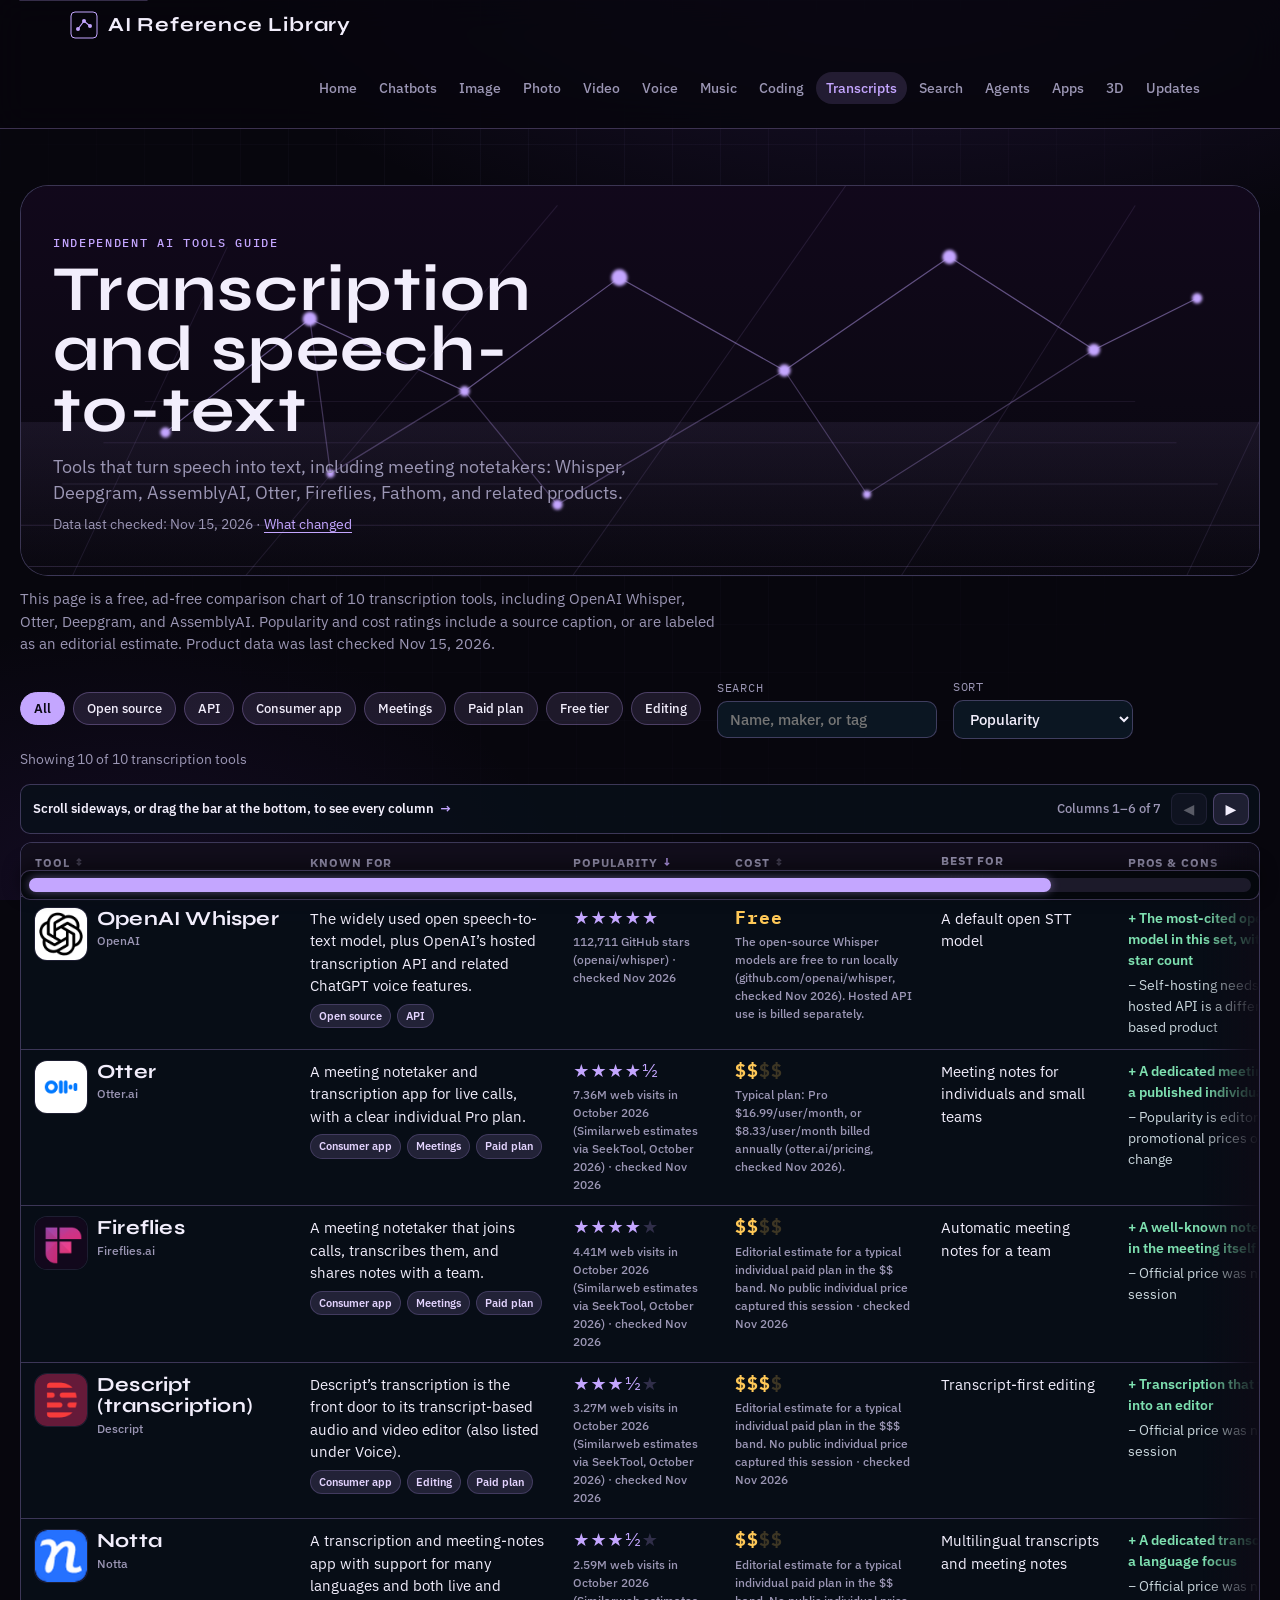
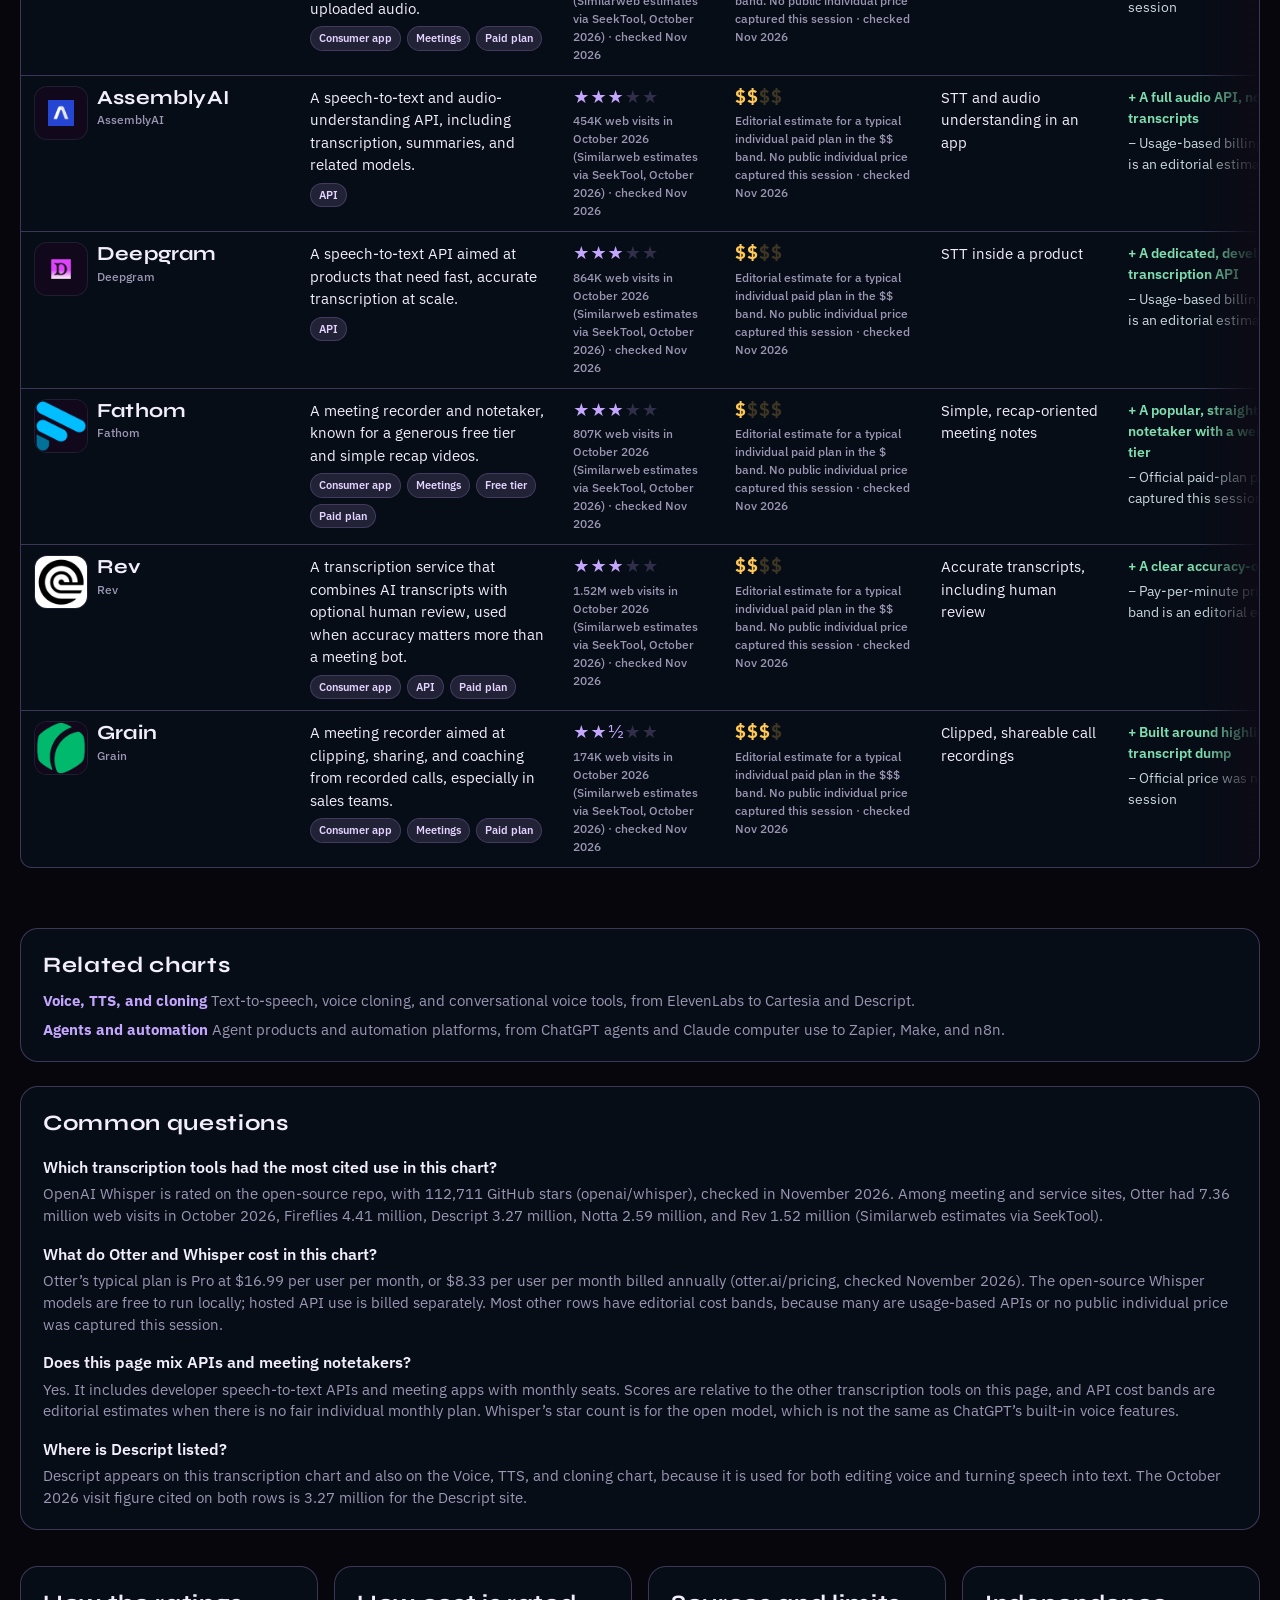
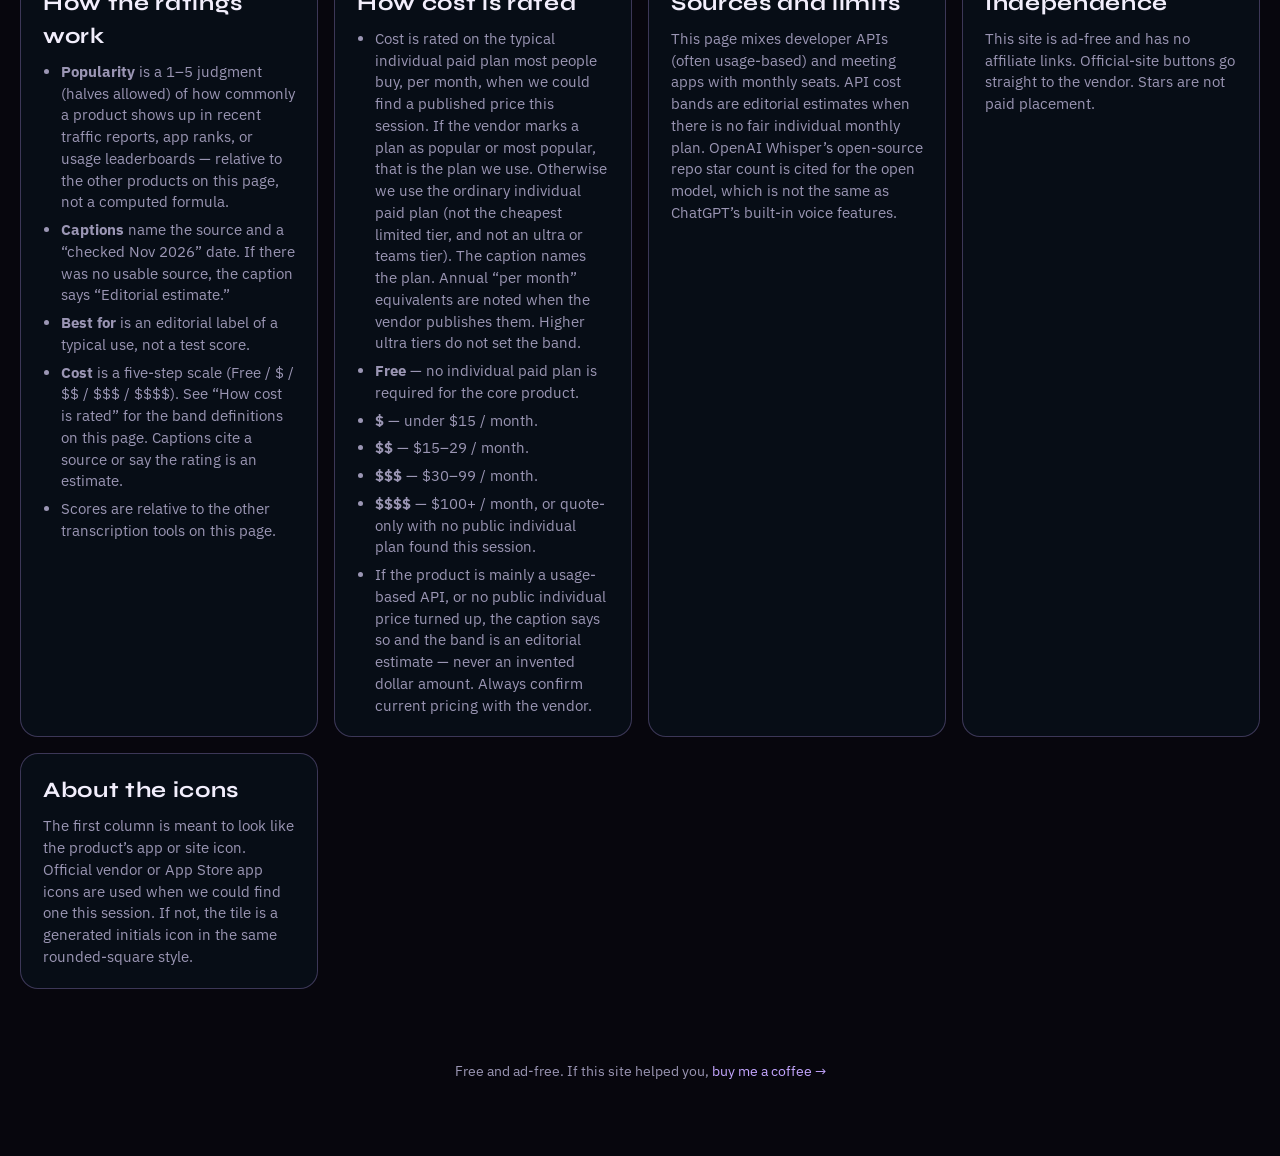
<file: transcription.html>
<!doctype html>
<html lang="en">
<head>
<meta charset="utf-8">
<meta name="viewport" content="width=device-width,initial-scale=1,viewport-fit=cover">
<title>Transcription and speech-to-text comparison chart · AI Reference Library</title>
<meta name="description" content="Speech-to-text APIs and meeting notetakers, including Whisper, Deepgram, Otter, Fireflies, and Fathom.">
<link rel="canonical" href="https://aitoolchart.net/transcription">
<meta property="og:type" content="article">
<meta property="og:site_name" content="AI Reference Library">
<meta property="og:title" content="Transcription and speech-to-text comparison chart · AI Reference Library">
<meta property="og:description" content="Speech-to-text APIs and meeting notetakers, including Whisper, Deepgram, Otter, Fireflies, and Fathom.">
<meta property="og:url" content="https://aitoolchart.net/transcription">
<meta property="og:image" content="https://aitoolchart.net/og-image.png">
<meta property="og:image:width" content="1200">
<meta property="og:image:height" content="630">
<meta property="og:image:alt" content="AI Reference Library: a dark grid and connected nodes">
<meta name="twitter:card" content="summary_large_image">
<meta name="twitter:title" content="Transcription and speech-to-text comparison chart · AI Reference Library">
<meta name="twitter:description" content="Speech-to-text APIs and meeting notetakers, including Whisper, Deepgram, Otter, Fireflies, and Fathom.">
<meta name="twitter:image" content="https://aitoolchart.net/og-image.png">
<meta name="twitter:image:alt" content="AI Reference Library: a dark grid and connected nodes">
<link rel="alternate" type="text/plain" title="LLM summary" href="https://aitoolchart.net/llms.txt">
<link rel="icon" href="favicon.ico" sizes="any">
<link rel="icon" href="favicon.svg" type="image/svg+xml">
<link rel="apple-touch-icon" href="apple-touch-icon.png">
<link rel="preconnect" href="https://fonts.googleapis.com">
<link rel="preconnect" href="https://fonts.gstatic.com" crossorigin>
<link rel="stylesheet" href="https://fonts.googleapis.com/css2?family=IBM+Plex+Mono:wght@400;500&family=IBM+Plex+Sans:wght@400;500;600;700&family=Syne:wght@600;700;800&display=swap">
<link rel="stylesheet" href="theme.css?v=20261120a">
<script type="application/ld+json">{"@context": "https://schema.org", "@type": "BreadcrumbList", "itemListElement": [{"@type": "ListItem", "position": 1, "name": "Home", "item": "https://aitoolchart.net/"}, {"@type": "ListItem", "position": 2, "name": "Transcription and speech-to-text", "item": "https://aitoolchart.net/transcription"}]}</script>
<script type="application/ld+json">{"@context": "https://schema.org", "@type": "ItemList", "name": "Transcription and speech-to-text", "url": "https://aitoolchart.net/transcription", "numberOfItems": 10, "itemListElement": [{"@type": "ListItem", "position": 1, "item": {"@type": "SoftwareApplication", "name": "OpenAI Whisper", "applicationCategory": "BusinessApplication", "operatingSystem": "Web", "url": "https://github.com/openai/whisper"}}, {"@type": "ListItem", "position": 2, "item": {"@type": "SoftwareApplication", "name": "Otter", "applicationCategory": "BusinessApplication", "operatingSystem": "Web", "url": "https://otter.ai"}}, {"@type": "ListItem", "position": 3, "item": {"@type": "SoftwareApplication", "name": "Deepgram", "applicationCategory": "BusinessApplication", "operatingSystem": "Web", "url": "https://deepgram.com"}}, {"@type": "ListItem", "position": 4, "item": {"@type": "SoftwareApplication", "name": "AssemblyAI", "applicationCategory": "BusinessApplication", "operatingSystem": "Web", "url": "https://www.assemblyai.com"}}, {"@type": "ListItem", "position": 5, "item": {"@type": "SoftwareApplication", "name": "Fireflies", "applicationCategory": "BusinessApplication", "operatingSystem": "Web", "url": "https://fireflies.ai"}}, {"@type": "ListItem", "position": 6, "item": {"@type": "SoftwareApplication", "name": "Fathom", "applicationCategory": "BusinessApplication", "operatingSystem": "Web", "url": "https://fathom.video"}}, {"@type": "ListItem", "position": 7, "item": {"@type": "SoftwareApplication", "name": "Grain", "applicationCategory": "BusinessApplication", "operatingSystem": "Web", "url": "https://grain.com"}}, {"@type": "ListItem", "position": 8, "item": {"@type": "SoftwareApplication", "name": "Rev", "applicationCategory": "BusinessApplication", "operatingSystem": "Web", "url": "https://www.rev.com"}}, {"@type": "ListItem", "position": 9, "item": {"@type": "SoftwareApplication", "name": "Descript (transcription)", "applicationCategory": "BusinessApplication", "operatingSystem": "Web", "url": "https://www.descript.com"}}, {"@type": "ListItem", "position": 10, "item": {"@type": "SoftwareApplication", "name": "Notta", "applicationCategory": "BusinessApplication", "operatingSystem": "Web", "url": "https://www.notta.ai"}}]}</script>
<script type="application/ld+json">{"@context": "https://schema.org", "@type": "FAQPage", "mainEntity": [{"@type": "Question", "name": "Which transcription tools had the most cited use in this chart?", "acceptedAnswer": {"@type": "Answer", "text": "OpenAI Whisper is rated on the open-source repo, with 112,711 GitHub stars (openai/whisper), checked in November 2026. Among meeting and service sites, Otter had 7.36 million web visits in October 2026, Fireflies 4.41 million, Descript 3.27 million, Notta 2.59 million, and Rev 1.52 million (Similarweb estimates via SeekTool)."}}, {"@type": "Question", "name": "What do Otter and Whisper cost in this chart?", "acceptedAnswer": {"@type": "Answer", "text": "Otter’s typical plan is Pro at $16.99 per user per month, or $8.33 per user per month billed annually (otter.ai/pricing, checked November 2026). The open-source Whisper models are free to run locally; hosted API use is billed separately. Most other rows have editorial cost bands, because many are usage-based APIs or no public individual price was captured this session."}}, {"@type": "Question", "name": "Does this page mix APIs and meeting notetakers?", "acceptedAnswer": {"@type": "Answer", "text": "Yes. It includes developer speech-to-text APIs and meeting apps with monthly seats. Scores are relative to the other transcription tools on this page, and API cost bands are editorial estimates when there is no fair individual monthly plan. Whisper’s star count is for the open model, which is not the same as ChatGPT’s built-in voice features."}}, {"@type": "Question", "name": "Where is Descript listed?", "acceptedAnswer": {"@type": "Answer", "text": "Descript appears on this transcription chart and also on the Voice, TTS, and cloning chart, because it is used for both editing voice and turning speech into text. The October 2026 visit figure cited on both rows is 3.27 million for the Descript site."}}]}</script>
</head>
<body>
<div class="page-bg"></div>
<a class="skip" href="#main">Skip to content</a>
<nav class="topnav" aria-label="Primary">
  <div class="inner">
    <a class="brand" href="index.html">
      <svg width="28" height="28" viewBox="0 0 28 28" aria-hidden="true">
        <rect x="1" y="1" width="26" height="26" rx="4" fill="none" stroke="#c4a6ff" stroke-width="1"/>
        <circle cx="8" cy="18" r="2" fill="#c4a6ff"/>
        <circle cx="14" cy="10" r="2" fill="#c4a6ff"/>
        <circle cx="20" cy="15" r="2" fill="#c4a6ff"/>
        <path d="M8 18 L14 10 L20 15" fill="none" stroke="#c4a6ff" stroke-width="1.2"/>
      </svg>
      AI Reference Library
    </a>
    <ul class="nav-links"><li><a href="index.html">Home</a></li><li><a href="chatbots.html">Chatbots</a></li><li><a href="image.html">Image</a></li><li><a href="photo.html">Photo</a></li><li><a href="video.html">Video</a></li><li><a href="voice.html">Voice</a></li><li><a href="music.html">Music</a></li><li><a href="coding.html">Coding</a></li><li><a href="transcription.html" aria-current="page">Transcripts</a></li><li><a href="search.html">Search</a></li><li><a href="agents.html">Agents</a></li><li><a href="apps.html">Apps</a></li><li><a href="gen3d.html">3D</a></li><li><a href="updates.html">Updates</a></li></ul>
  </div>
</nav>
<div class="wrap chart-wrap" id="main">
<header class="hero">
  <div class="hero-art"><svg class="hero-svg" viewBox="0 0 1200 420" preserveAspectRatio="xMidYMid slice" aria-hidden="true">
  <defs>
    <linearGradient id="sky" x1="0" y1="0" x2="0" y2="1">
      <stop offset="0%" stop-color="#12081c"/>
      <stop offset="55%" stop-color="#0c0814"/>
      <stop offset="100%" stop-color="#07060d"/>
    </linearGradient>
    <linearGradient id="glow" x1="0" y1="1" x2="0" y2="0">
      <stop offset="0%" stop-color="#c4a6ff" stop-opacity="0.0"/>
      <stop offset="100%" stop-color="#c4a6ff" stop-opacity="0.35"/>
    </linearGradient>
    <filter id="soft"><feGaussianBlur stdDeviation="1.4"/></filter>
  </defs>
  <rect width="1200" height="420" fill="url(#sky)"/>
  <g stroke="#c4a6ff" stroke-opacity="0.16" fill="none" stroke-width="1">
    <path d="M-40,390 L1240,390"/>
    <path d="M0,350 L1200,350" stroke-opacity="0.14"/>
    <path d="M40,310 L1160,310" stroke-opacity="0.12"/>
    <path d="M80,270 L1120,270" stroke-opacity="0.10"/>
    <path d="M120,230 L1080,230" stroke-opacity="0.08"/>
    <path d="M200,80 L40,420" stroke-opacity="0.10"/>
    <path d="M520,40 L200,420" stroke-opacity="0.11"/>
    <path d="M800,20 L520,420" stroke-opacity="0.12"/>
    <path d="M1080,40 L840,420" stroke-opacity="0.11"/>
    <path d="M1280,80 L1120,420" stroke-opacity="0.10"/>
  </g>
  <g fill="none" stroke="#c4a6ff" stroke-opacity="0.45" stroke-width="1.2">
    <path d="M140,260 L280,150 L430,220 L580,110 L740,200 L900,90 L1040,180 L1140,130"/>
    <path d="M280,150 L300,300 L430,220 L520,330 L740,200 L820,320 L1040,180" stroke-opacity="0.28"/>
  </g>
  <g fill="#c4a6ff" filter="url(#soft)">
    <circle cx="140" cy="260" r="5"/>
    <circle cx="280" cy="150" r="7"/>
    <circle cx="430" cy="220" r="5"/>
    <circle cx="580" cy="110" r="8"/>
    <circle cx="740" cy="200" r="6"/>
    <circle cx="900" cy="90" r="7"/>
    <circle cx="1040" cy="180" r="6"/>
    <circle cx="1140" cy="130" r="5"/>
    <circle cx="300" cy="300" r="4"/>
    <circle cx="520" cy="330" r="5"/>
    <circle cx="820" cy="320" r="4"/>
  </g>
  <rect x="0" y="250" width="1200" height="170" fill="url(#glow)" opacity="0.22"/>
</svg>
</div>
  <div class="hero-copy">
    <span class="eyebrow">Independent AI tools guide</span>
    <h1>Transcription and speech-to-text</h1>
    <p class="lede">Tools that turn speech into text, including meeting notetakers: Whisper, Deepgram, AssemblyAI, Otter, Fireflies, Fathom, and related products.</p>
    <p class="checked">Data last checked: <time datetime="2026-11-15">Nov 15, 2026</time> · <a href="updates.html">What changed</a></p>
  </div>
</header>
  <p class="intro">This page is a free, ad-free comparison chart of 10 transcription tools, including OpenAI Whisper, Otter, Deepgram, and AssemblyAI. Popularity and cost ratings include a source caption, or are labeled as an editorial estimate. Product data was last checked Nov 15, 2026.</p>
  <div id="catalog">
  <div class="toolbar">
    <div class="chips" role="group" aria-label="Filter"><button class="chip" data-f="all" aria-pressed="true">All</button>
<button class="chip" data-f="Open source" aria-pressed="false">Open source</button>
<button class="chip" data-f="API" aria-pressed="false">API</button>
<button class="chip" data-f="Consumer app" aria-pressed="false">Consumer app</button>
<button class="chip" data-f="Meetings" aria-pressed="false">Meetings</button>
<button class="chip" data-f="Paid plan" aria-pressed="false">Paid plan</button>
<button class="chip" data-f="Free tier" aria-pressed="false">Free tier</button>
<button class="chip" data-f="Editing" aria-pressed="false">Editing</button></div>
    <label class="search">Search
      <input type="search" id="search" placeholder="Name, maker, or tag" autocomplete="off">
    </label>
    <label class="sort">Sort
      <select id="sort">
        <option value="pop">Popularity</option>
        <option value="name">Name</option>
        <option value="cost-asc">Cost: cheapest first</option>
        <option value="cost-desc">Cost: priciest first</option>
      </select>
    </label>
  </div>
  <p class="count" id="count"></p>
  <div class="table-box">
    <table class="chart">
      <thead>
        <tr>
          <th><button type="button" class="th-btn" data-k="name">Tool</button></th>
          <th>Known for</th>
          <th><button type="button" class="th-btn" data-k="pop">Popularity</button></th>
          <th><button type="button" class="th-btn" data-k="cost">Cost</button></th>
          <th class="learn-th">Best for<span class="th-note">editorial rating</span></th>
          <th>Pros &amp; cons</th>
          <th>Official site</th>
        </tr>
      </thead>
      <tbody id="rows"></tbody>
    </table>
  </div>
  </div>
  <section class="related" id="related">
    <h2>Related charts</h2>
    <ul><li><a href="voice.html"><strong>Voice, TTS, and cloning</strong></a> <span>Text-to-speech, voice cloning, and conversational voice tools, from ElevenLabs to Cartesia and Descript.</span></li><li><a href="agents.html"><strong>Agents and automation</strong></a> <span>Agent products and automation platforms, from ChatGPT agents and Claude computer use to Zapier, Make, and n8n.</span></li></ul>
  </section>
  <section class="faq" id="faq">
    <h2>Common questions</h2>
    <div><h3>Which transcription tools had the most cited use in this chart?</h3><p>OpenAI Whisper is rated on the open-source repo, with 112,711 GitHub stars (openai/whisper), checked in November 2026. Among meeting and service sites, Otter had 7.36 million web visits in October 2026, Fireflies 4.41 million, Descript 3.27 million, Notta 2.59 million, and Rev 1.52 million (Similarweb estimates via SeekTool).</p></div><div><h3>What do Otter and Whisper cost in this chart?</h3><p>Otter’s typical plan is Pro at $16.99 per user per month, or $8.33 per user per month billed annually (otter.ai/pricing, checked November 2026). The open-source Whisper models are free to run locally; hosted API use is billed separately. Most other rows have editorial cost bands, because many are usage-based APIs or no public individual price was captured this session.</p></div><div><h3>Does this page mix APIs and meeting notetakers?</h3><p>Yes. It includes developer speech-to-text APIs and meeting apps with monthly seats. Scores are relative to the other transcription tools on this page, and API cost bands are editorial estimates when there is no fair individual monthly plan. Whisper’s star count is for the open model, which is not the same as ChatGPT’s built-in voice features.</p></div><div><h3>Where is Descript listed?</h3><p>Descript appears on this transcription chart and also on the Voice, TTS, and cloning chart, because it is used for both editing voice and turning speech into text. The October 2026 visit figure cited on both rows is 3.27 million for the Descript site.</p></div>
  </section>
  <div class="notes">
    <section>
      <h2>How the ratings work</h2>
      <ul>
<li><strong>Popularity</strong> is a 1–5 judgment (halves allowed) of how commonly a product shows up in recent traffic reports, app ranks, or usage leaderboards — relative to the other products on this page, not a computed formula.</li>
<li><strong>Captions</strong> name the source and a “checked Nov 2026” date. If there was no usable source, the caption says “Editorial estimate.”</li>
<li><strong>Best for</strong> is an editorial label of a typical use, not a test score.</li>
<li><strong>Cost</strong> is a five-step scale (Free / $ / $$ / $$$ / $$$$). See “How cost is rated” for the band definitions on this page. Captions cite a source or say the rating is an estimate.</li>
<li>Scores are relative to the other transcription tools on this page.</li></ul>
    </section>
    <section>
      <h2>How cost is rated</h2>
      <ul>
        <li>Cost is rated on the typical individual paid plan most people buy, per month, when we could find a published price this session. If the vendor marks a plan as popular or most popular, that is the plan we use. Otherwise we use the ordinary individual paid plan (not the cheapest limited tier, and not an ultra or teams tier). The caption names the plan. Annual “per month” equivalents are noted when the vendor publishes them. Higher ultra tiers do not set the band.</li>
        <li><strong>Free</strong> — no individual paid plan is required for the core product.</li>
        <li><strong>$</strong> — under $15 / month.</li>
        <li><strong>$$</strong> — $15–29 / month.</li>
        <li><strong>$$$</strong> — $30–99 / month.</li>
        <li><strong>$$$$</strong> — $100+ / month, or quote-only with no public individual plan found this session.</li>
        <li>If the product is mainly a usage-based API, or no public individual price turned up, the caption says so and the band is an editorial estimate — never an invented dollar amount. Always confirm current pricing with the vendor.</li>
      </ul>
    </section>
    <section>
      <h2>Sources and limits</h2>
      <p>This page mixes developer APIs (often usage-based) and meeting apps with monthly seats. API cost bands are editorial estimates when there is no fair individual monthly plan. OpenAI Whisper’s open-source repo star count is cited for the open model, which is not the same as ChatGPT’s built-in voice features.</p>
    </section>
    <section>
      <h2>Independence</h2>
      <p>This site is ad-free and has no affiliate links. Official-site buttons go straight to the vendor. Stars are not paid placement.</p>
    </section>
    <section>
      <h2>About the icons</h2>
      <p>The first column is meant to look like the product’s app or site icon. Official vendor or App Store app icons are used when we could find one this session. If not, the tile is a generated initials icon in the same rounded-square style.</p>
    </section>
  </div>
</div>
<footer class="site-footer">
<p class="kofi">Free and ad-free. If this site helped you, <a href="https://ko-fi.com/marcustravis" target="_blank" rel="noopener">buy me a coffee →</a></p>
</footer>
<script>
(function () {
  function syncNavH() {
    var nav = document.querySelector(".topnav");
    if (!nav) return;
    document.documentElement.style.setProperty("--nav-h", Math.ceil(nav.getBoundingClientRect().height) + "px");
  }
  syncNavH();
  window.addEventListener("resize", syncNavH);
  if (window.ResizeObserver && document.querySelector(".topnav")) {
    new ResizeObserver(syncNavH).observe(document.querySelector(".topnav"));
  }
})();
</script>

<script src="app.js?v=20261120a"></script>
<script src="scroll-hint.js?v=20261120a"></script>
<script>
const DATA = [{"id": "p-openai-whisper", "name": "OpenAI Whisper", "maker": "OpenAI", "knownFor": "The widely used open speech-to-text model, plus OpenAI’s hosted transcription API and related ChatGPT voice features.", "tags": ["Open source", "API"], "price": null, "pop": 5, "popCaption": "112,711 GitHub stars (openai/whisper) · checked Nov 2026", "cost": 0, "costCaption": "The open-source Whisper models are free to run locally (github.com/openai/whisper, checked Nov 2026). Hosted API use is billed separately.", "learn": "A default open STT model", "pro": "The most-cited open transcription model in this set, with a huge GitHub star count", "con": "Self-hosting needs hardware; the hosted API is a different, usage-based product", "url": "https://github.com/openai/whisper", "icon": "whisper", "iconOfficial": true}, {"id": "p-otter", "name": "Otter", "maker": "Otter.ai", "knownFor": "A meeting notetaker and transcription app for live calls, with a clear individual Pro plan.", "tags": ["Consumer app", "Meetings", "Paid plan"], "price": null, "pop": 4.5, "popCaption": "7.36M web visits in October 2026 (Similarweb estimates via SeekTool, October 2026) · checked Nov 2026", "cost": 2, "costCaption": "Typical plan: Pro $16.99/user/month, or $8.33/user/month billed annually (otter.ai/pricing, checked Nov 2026).", "learn": "Meeting notes for individuals and small teams", "pro": "A dedicated meeting product with a published individual price", "con": "Popularity is editorial; the promotional prices on the page change", "url": "https://otter.ai", "icon": "otter", "iconOfficial": true}, {"id": "p-deepgram", "name": "Deepgram", "maker": "Deepgram", "knownFor": "A speech-to-text API aimed at products that need fast, accurate transcription at scale.", "tags": ["API"], "price": null, "pop": 3, "popCaption": "864K web visits in October 2026 (Similarweb estimates via SeekTool, October 2026) · checked Nov 2026", "cost": 2, "costCaption": "Editorial estimate for a typical individual paid plan in the $$ band. No public individual price captured this session · checked Nov 2026", "learn": "STT inside a product", "pro": "A dedicated, developer-focused transcription API", "con": "Usage-based billing; the cost band is an editorial estimate", "url": "https://deepgram.com", "icon": "deepgram", "iconOfficial": true}, {"id": "p-assemblyai", "name": "AssemblyAI", "maker": "AssemblyAI", "knownFor": "A speech-to-text and audio-understanding API, including transcription, summaries, and related models.", "tags": ["API"], "price": null, "pop": 3, "popCaption": "454K web visits in October 2026 (Similarweb estimates via SeekTool, October 2026) · checked Nov 2026", "cost": 2, "costCaption": "Editorial estimate for a typical individual paid plan in the $$ band. No public individual price captured this session · checked Nov 2026", "learn": "STT and audio understanding in an app", "pro": "A full audio API, not only raw transcripts", "con": "Usage-based billing; the cost band is an editorial estimate", "url": "https://www.assemblyai.com", "icon": "assemblyai", "iconOfficial": true}, {"id": "p-fireflies", "name": "Fireflies", "maker": "Fireflies.ai", "knownFor": "A meeting notetaker that joins calls, transcribes them, and shares notes with a team.", "tags": ["Consumer app", "Meetings", "Paid plan"], "price": null, "pop": 4, "popCaption": "4.41M web visits in October 2026 (Similarweb estimates via SeekTool, October 2026) · checked Nov 2026", "cost": 2, "costCaption": "Editorial estimate for a typical individual paid plan in the $$ band. No public individual price captured this session · checked Nov 2026", "learn": "Automatic meeting notes for a team", "pro": "A well-known notetaker that sits in the meeting itself", "con": "Official price was not captured this session", "url": "https://fireflies.ai", "icon": "fireflies", "iconOfficial": true}, {"id": "p-fathom", "name": "Fathom", "maker": "Fathom", "knownFor": "A meeting recorder and notetaker, known for a generous free tier and simple recap videos.", "tags": ["Consumer app", "Meetings", "Free tier", "Paid plan"], "price": null, "pop": 3, "popCaption": "807K web visits in October 2026 (Similarweb estimates via SeekTool, October 2026) · checked Nov 2026", "cost": 1, "costCaption": "Editorial estimate for a typical individual paid plan in the $ band. No public individual price captured this session · checked Nov 2026", "learn": "Simple, recap-oriented meeting notes", "pro": "A popular, straightforward notetaker with a well-known free tier", "con": "Official paid-plan price was not captured this session", "url": "https://fathom.video", "icon": "fathom", "iconOfficial": true}, {"id": "p-grain", "name": "Grain", "maker": "Grain", "knownFor": "A meeting recorder aimed at clipping, sharing, and coaching from recorded calls, especially in sales teams.", "tags": ["Consumer app", "Meetings", "Paid plan"], "price": null, "pop": 2.5, "popCaption": "174K web visits in October 2026 (Similarweb estimates via SeekTool, October 2026) · checked Nov 2026", "cost": 3, "costCaption": "Editorial estimate for a typical individual paid plan in the $$$ band. No public individual price captured this session · checked Nov 2026", "learn": "Clipped, shareable call recordings", "pro": "Built around highlights, not only a transcript dump", "con": "Official price was not captured this session", "url": "https://grain.com", "icon": "grain", "iconOfficial": true}, {"id": "p-rev", "name": "Rev", "maker": "Rev", "knownFor": "A transcription service that combines AI transcripts with optional human review, used when accuracy matters more than a meeting bot.", "tags": ["Consumer app", "API", "Paid plan"], "price": null, "pop": 3, "popCaption": "1.52M web visits in October 2026 (Similarweb estimates via SeekTool, October 2026) · checked Nov 2026", "cost": 2, "costCaption": "Editorial estimate for a typical individual paid plan in the $$ band. No public individual price captured this session · checked Nov 2026", "learn": "Accurate transcripts, including human review", "pro": "A clear accuracy-oriented option", "con": "Pay-per-minute pricing; the cost band is an editorial estimate", "url": "https://www.rev.com", "icon": "rev", "iconOfficial": true}, {"id": "p-descript-transcription", "name": "Descript (transcription)", "maker": "Descript", "knownFor": "Descript’s transcription is the front door to its transcript-based audio and video editor (also listed under Voice).", "tags": ["Consumer app", "Editing", "Paid plan"], "price": null, "pop": 3.5, "popCaption": "3.27M web visits in October 2026 (Similarweb estimates via SeekTool, October 2026) · checked Nov 2026", "cost": 3, "costCaption": "Editorial estimate for a typical individual paid plan in the $$$ band. No public individual price captured this session · checked Nov 2026", "learn": "Transcript-first editing", "pro": "Transcription that turns directly into an editor", "con": "Official price was not captured this session", "url": "https://www.descript.com", "icon": "descript", "iconOfficial": true}, {"id": "p-notta", "name": "Notta", "maker": "Notta", "knownFor": "A transcription and meeting-notes app with support for many languages and both live and uploaded audio.", "tags": ["Consumer app", "Meetings", "Paid plan"], "price": null, "pop": 3.5, "popCaption": "2.59M web visits in October 2026 (Similarweb estimates via SeekTool, October 2026) · checked Nov 2026", "cost": 2, "costCaption": "Editorial estimate for a typical individual paid plan in the $$ band. No public individual price captured this session · checked Nov 2026", "learn": "Multilingual transcripts and meeting notes", "pro": "A dedicated transcription app with a language focus", "con": "Official price was not captured this session", "url": "https://www.notta.ai", "icon": "notta", "iconOfficial": true}];
initCatalog(DATA, { noun: "transcription tools", defaultSort: "pop", extraCols: [] });
</script>
</body>
</html>
</file>
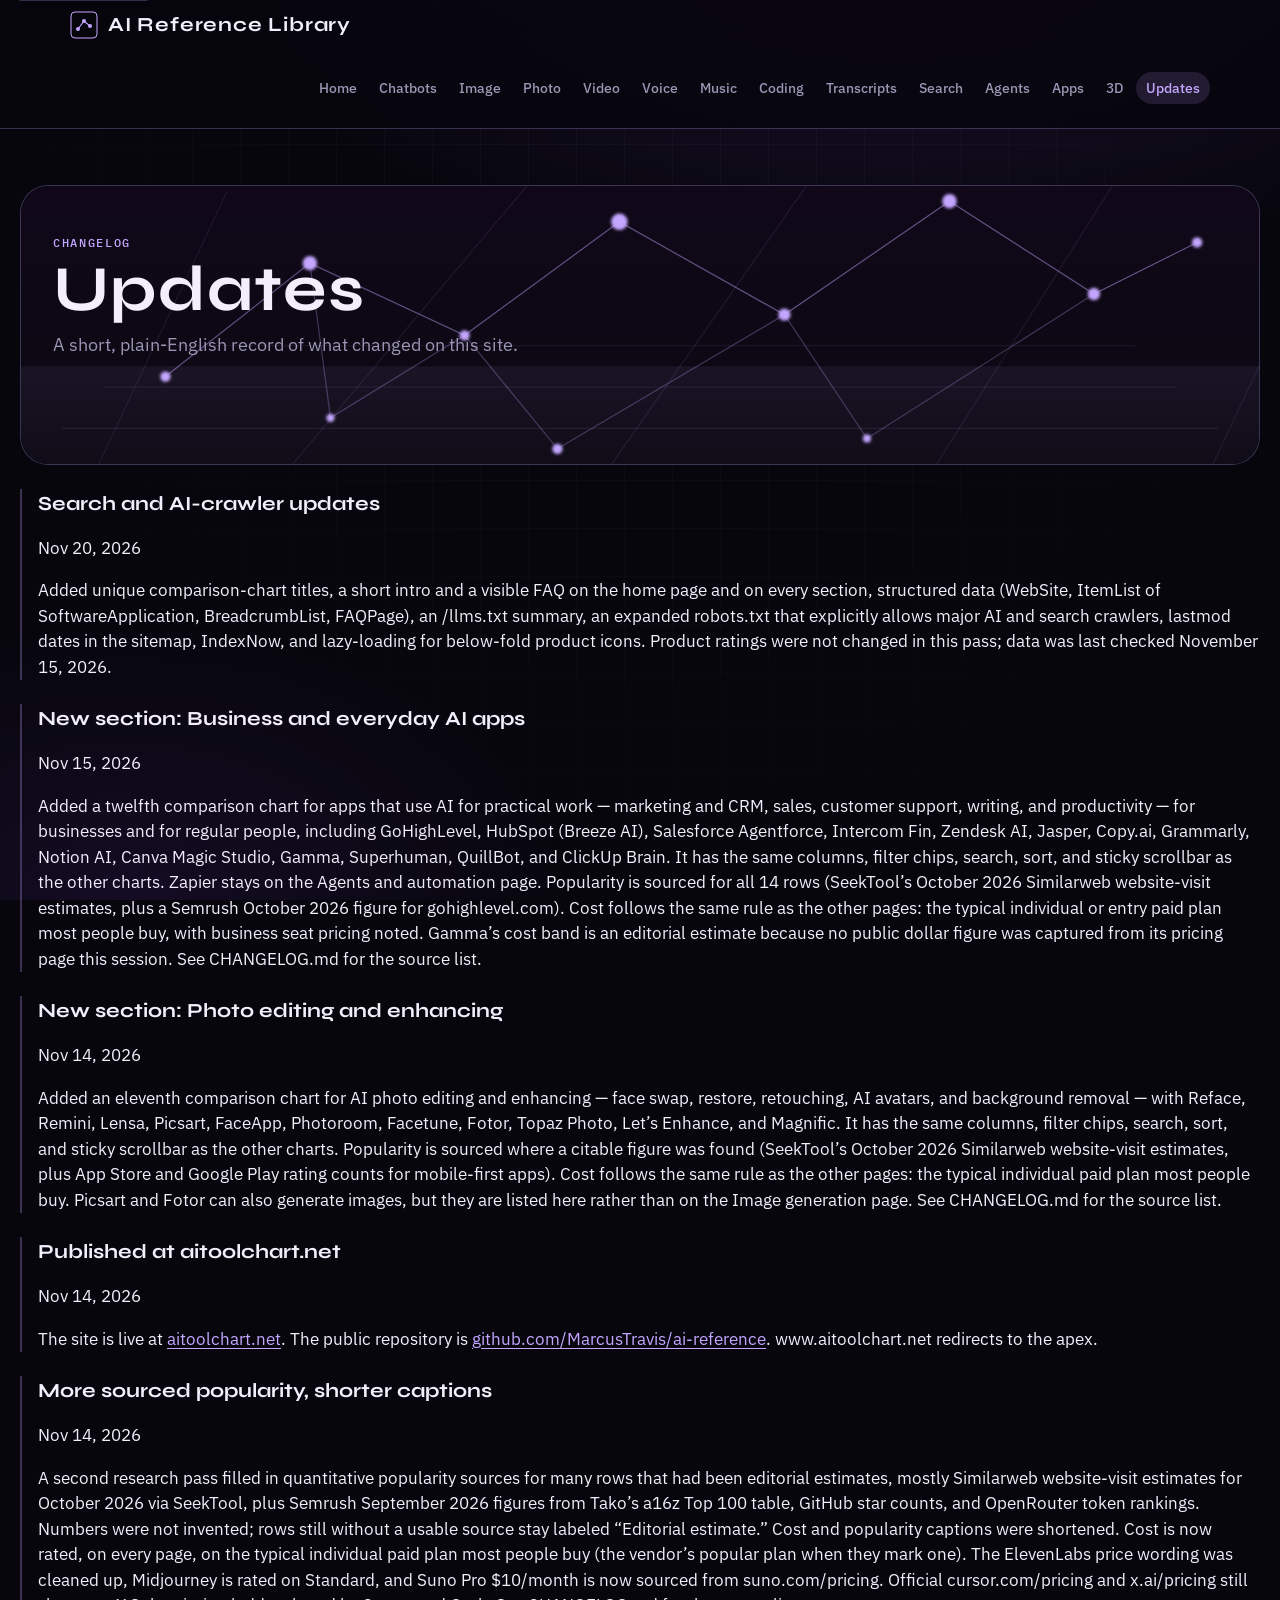
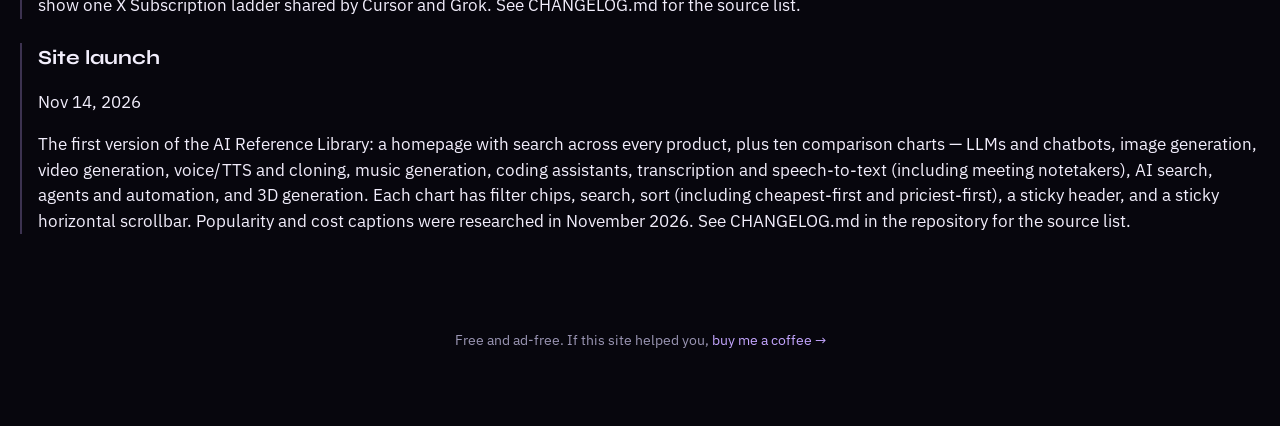
<file: updates.html>
<!doctype html>
<html lang="en">
<head>
<meta charset="utf-8">
<meta name="viewport" content="width=device-width,initial-scale=1,viewport-fit=cover">
<title>Updates · AI Reference Library</title>
<meta name="description" content="What changed on the AI Reference Library, in plain English.">
<link rel="canonical" href="https://aitoolchart.net/updates">
<meta property="og:type" content="article">
<meta property="og:site_name" content="AI Reference Library">
<meta property="og:title" content="Updates · AI Reference Library">
<meta property="og:description" content="What changed on the AI Reference Library, in plain English.">
<meta property="og:url" content="https://aitoolchart.net/updates">
<meta property="og:image" content="https://aitoolchart.net/og-image.png">
<meta property="og:image:width" content="1200">
<meta property="og:image:height" content="630">
<meta property="og:image:alt" content="AI Reference Library: a dark grid and connected nodes">
<meta name="twitter:card" content="summary_large_image">
<meta name="twitter:title" content="Updates · AI Reference Library">
<meta name="twitter:description" content="What changed on the AI Reference Library, in plain English.">
<meta name="twitter:image" content="https://aitoolchart.net/og-image.png">
<meta name="twitter:image:alt" content="AI Reference Library: a dark grid and connected nodes">
<link rel="alternate" type="text/plain" title="LLM summary" href="https://aitoolchart.net/llms.txt">
<link rel="icon" href="favicon.ico" sizes="any">
<link rel="icon" href="favicon.svg" type="image/svg+xml">
<link rel="apple-touch-icon" href="apple-touch-icon.png">
<link rel="preconnect" href="https://fonts.googleapis.com">
<link rel="preconnect" href="https://fonts.gstatic.com" crossorigin>
<link rel="stylesheet" href="https://fonts.googleapis.com/css2?family=IBM+Plex+Mono:wght@400;500&family=IBM+Plex+Sans:wght@400;500;600;700&family=Syne:wght@600;700;800&display=swap">
<link rel="stylesheet" href="theme.css?v=20261120a">
<script type="application/ld+json">{"@context": "https://schema.org", "@type": "WebPage", "name": "Updates", "url": "https://aitoolchart.net/updates", "description": "What changed on the AI Reference Library, in plain English.", "inLanguage": "en-US", "isPartOf": {"@type": "WebSite", "name": "AI Reference Library", "url": "https://aitoolchart.net/"}}</script>
<script type="application/ld+json">{"@context": "https://schema.org", "@type": "BreadcrumbList", "itemListElement": [{"@type": "ListItem", "position": 1, "name": "Home", "item": "https://aitoolchart.net/"}, {"@type": "ListItem", "position": 2, "name": "Updates", "item": "https://aitoolchart.net/updates"}]}</script>
</head>
<body>
<div class="page-bg"></div>
<a class="skip" href="#main">Skip to content</a>
<nav class="topnav" aria-label="Primary">
  <div class="inner">
    <a class="brand" href="index.html">
      <svg width="28" height="28" viewBox="0 0 28 28" aria-hidden="true">
        <rect x="1" y="1" width="26" height="26" rx="4" fill="none" stroke="#c4a6ff" stroke-width="1"/>
        <circle cx="8" cy="18" r="2" fill="#c4a6ff"/>
        <circle cx="14" cy="10" r="2" fill="#c4a6ff"/>
        <circle cx="20" cy="15" r="2" fill="#c4a6ff"/>
        <path d="M8 18 L14 10 L20 15" fill="none" stroke="#c4a6ff" stroke-width="1.2"/>
      </svg>
      AI Reference Library
    </a>
    <ul class="nav-links"><li><a href="index.html">Home</a></li><li><a href="chatbots.html">Chatbots</a></li><li><a href="image.html">Image</a></li><li><a href="photo.html">Photo</a></li><li><a href="video.html">Video</a></li><li><a href="voice.html">Voice</a></li><li><a href="music.html">Music</a></li><li><a href="coding.html">Coding</a></li><li><a href="transcription.html">Transcripts</a></li><li><a href="search.html">Search</a></li><li><a href="agents.html">Agents</a></li><li><a href="apps.html">Apps</a></li><li><a href="gen3d.html">3D</a></li><li><a href="updates.html" aria-current="page">Updates</a></li></ul>
  </div>
</nav>
<div class="wrap chart-wrap" id="main">
<header class="hero">
  <div class="hero-art"><svg class="hero-svg" viewBox="0 0 1200 420" preserveAspectRatio="xMidYMid slice" aria-hidden="true">
  <defs>
    <linearGradient id="sky" x1="0" y1="0" x2="0" y2="1">
      <stop offset="0%" stop-color="#12081c"/>
      <stop offset="55%" stop-color="#0c0814"/>
      <stop offset="100%" stop-color="#07060d"/>
    </linearGradient>
    <linearGradient id="glow" x1="0" y1="1" x2="0" y2="0">
      <stop offset="0%" stop-color="#c4a6ff" stop-opacity="0.0"/>
      <stop offset="100%" stop-color="#c4a6ff" stop-opacity="0.35"/>
    </linearGradient>
    <filter id="soft"><feGaussianBlur stdDeviation="1.4"/></filter>
  </defs>
  <rect width="1200" height="420" fill="url(#sky)"/>
  <g stroke="#c4a6ff" stroke-opacity="0.16" fill="none" stroke-width="1">
    <path d="M-40,390 L1240,390"/>
    <path d="M0,350 L1200,350" stroke-opacity="0.14"/>
    <path d="M40,310 L1160,310" stroke-opacity="0.12"/>
    <path d="M80,270 L1120,270" stroke-opacity="0.10"/>
    <path d="M120,230 L1080,230" stroke-opacity="0.08"/>
    <path d="M200,80 L40,420" stroke-opacity="0.10"/>
    <path d="M520,40 L200,420" stroke-opacity="0.11"/>
    <path d="M800,20 L520,420" stroke-opacity="0.12"/>
    <path d="M1080,40 L840,420" stroke-opacity="0.11"/>
    <path d="M1280,80 L1120,420" stroke-opacity="0.10"/>
  </g>
  <g fill="none" stroke="#c4a6ff" stroke-opacity="0.45" stroke-width="1.2">
    <path d="M140,260 L280,150 L430,220 L580,110 L740,200 L900,90 L1040,180 L1140,130"/>
    <path d="M280,150 L300,300 L430,220 L520,330 L740,200 L820,320 L1040,180" stroke-opacity="0.28"/>
  </g>
  <g fill="#c4a6ff" filter="url(#soft)">
    <circle cx="140" cy="260" r="5"/>
    <circle cx="280" cy="150" r="7"/>
    <circle cx="430" cy="220" r="5"/>
    <circle cx="580" cy="110" r="8"/>
    <circle cx="740" cy="200" r="6"/>
    <circle cx="900" cy="90" r="7"/>
    <circle cx="1040" cy="180" r="6"/>
    <circle cx="1140" cy="130" r="5"/>
    <circle cx="300" cy="300" r="4"/>
    <circle cx="520" cy="330" r="5"/>
    <circle cx="820" cy="320" r="4"/>
  </g>
  <rect x="0" y="250" width="1200" height="170" fill="url(#glow)" opacity="0.22"/>
</svg>
</div>
  <div class="hero-copy">
    <span class="eyebrow">Changelog</span>
    <h1>Updates</h1>
    <p class="lede">A short, plain-English record of what changed on this site.</p>
    
  </div>
</header>
  <article>
    <div class="log">
      <h3>Search and AI-crawler updates</h3>
      <p><time datetime="2026-11-20">Nov 20, 2026</time></p>
      <p>Added unique comparison-chart titles, a short intro and a visible FAQ on the home page and on every section, structured data (WebSite, ItemList of SoftwareApplication, BreadcrumbList, FAQPage), an /llms.txt summary, an expanded robots.txt that explicitly allows major AI and search crawlers, lastmod dates in the sitemap, IndexNow, and lazy-loading for below-fold product icons. Product ratings were not changed in this pass; data was last checked November 15, 2026.</p>
    </div>
    <div class="log">
      <h3>New section: Business and everyday AI apps</h3>
      <p><time datetime="2026-11-15">Nov 15, 2026</time></p>
      <p>Added a twelfth comparison chart for apps that use AI for practical work — marketing and CRM, sales, customer support, writing, and productivity — for businesses and for regular people, including GoHighLevel, HubSpot (Breeze AI), Salesforce Agentforce, Intercom Fin, Zendesk AI, Jasper, Copy.ai, Grammarly, Notion AI, Canva Magic Studio, Gamma, Superhuman, QuillBot, and ClickUp Brain. It has the same columns, filter chips, search, sort, and sticky scrollbar as the other charts. Zapier stays on the Agents and automation page. Popularity is sourced for all 14 rows (SeekTool’s October 2026 Similarweb website-visit estimates, plus a Semrush October 2026 figure for gohighlevel.com). Cost follows the same rule as the other pages: the typical individual or entry paid plan most people buy, with business seat pricing noted. Gamma’s cost band is an editorial estimate because no public dollar figure was captured from its pricing page this session. See CHANGELOG.md for the source list.</p>
    </div>
    <div class="log">
      <h3>New section: Photo editing and enhancing</h3>
      <p><time datetime="2026-11-14">Nov 14, 2026</time></p>
      <p>Added an eleventh comparison chart for AI photo editing and enhancing — face swap, restore, retouching, AI avatars, and background removal — with Reface, Remini, Lensa, Picsart, FaceApp, Photoroom, Facetune, Fotor, Topaz Photo, Let’s Enhance, and Magnific. It has the same columns, filter chips, search, sort, and sticky scrollbar as the other charts. Popularity is sourced where a citable figure was found (SeekTool’s October 2026 Similarweb website-visit estimates, plus App Store and Google Play rating counts for mobile-first apps). Cost follows the same rule as the other pages: the typical individual paid plan most people buy. Picsart and Fotor can also generate images, but they are listed here rather than on the Image generation page. See CHANGELOG.md for the source list.</p>
    </div>
    <div class="log">
      <h3>Published at aitoolchart.net</h3>
      <p><time datetime="2026-11-14">Nov 14, 2026</time></p>
      <p>The site is live at <a href="https://aitoolchart.net">aitoolchart.net</a>. The public repository is <a href="https://github.com/MarcusTravis/ai-reference">github.com/MarcusTravis/ai-reference</a>. www.aitoolchart.net redirects to the apex.</p>
    </div>
    <div class="log">
      <h3>More sourced popularity, shorter captions</h3>
      <p><time datetime="2026-11-14">Nov 14, 2026</time></p>
      <p>A second research pass filled in quantitative popularity sources for many rows that had been editorial estimates, mostly Similarweb website-visit estimates for October 2026 via SeekTool, plus Semrush September 2026 figures from Tako’s a16z Top 100 table, GitHub star counts, and OpenRouter token rankings. Numbers were not invented; rows still without a usable source stay labeled “Editorial estimate.” Cost and popularity captions were shortened. Cost is now rated, on every page, on the typical individual paid plan most people buy (the vendor’s popular plan when they mark one). The ElevenLabs price wording was cleaned up, Midjourney is rated on Standard, and Suno Pro $10/month is now sourced from suno.com/pricing. Official cursor.com/pricing and x.ai/pricing still show one X Subscription ladder shared by Cursor and Grok. See CHANGELOG.md for the source list.</p>
    </div>
    <div class="log">
      <h3>Site launch</h3>
      <p><time datetime="2026-11-14">Nov 14, 2026</time></p>
      <p>The first version of the AI Reference Library: a homepage with search across every product, plus ten comparison charts — LLMs and chatbots, image generation, video generation, voice/TTS and cloning, music generation, coding assistants, transcription and speech-to-text (including meeting notetakers), AI search, agents and automation, and 3D generation. Each chart has filter chips, search, sort (including cheapest-first and priciest-first), a sticky header, and a sticky horizontal scrollbar. Popularity and cost captions were researched in November 2026. See CHANGELOG.md in the repository for the source list.</p>
    </div>
  </article>
</div>
<footer class="site-footer">
<p class="kofi">Free and ad-free. If this site helped you, <a href="https://ko-fi.com/marcustravis" target="_blank" rel="noopener">buy me a coffee →</a></p>
</footer>
<script>
(function () {
  function syncNavH() {
    var nav = document.querySelector(".topnav");
    if (!nav) return;
    document.documentElement.style.setProperty("--nav-h", Math.ceil(nav.getBoundingClientRect().height) + "px");
  }
  syncNavH();
  window.addEventListener("resize", syncNavH);
  if (window.ResizeObserver && document.querySelector(".topnav")) {
    new ResizeObserver(syncNavH).observe(document.querySelector(".topnav"));
  }
})();
</script>

</body>
</html>
</file>
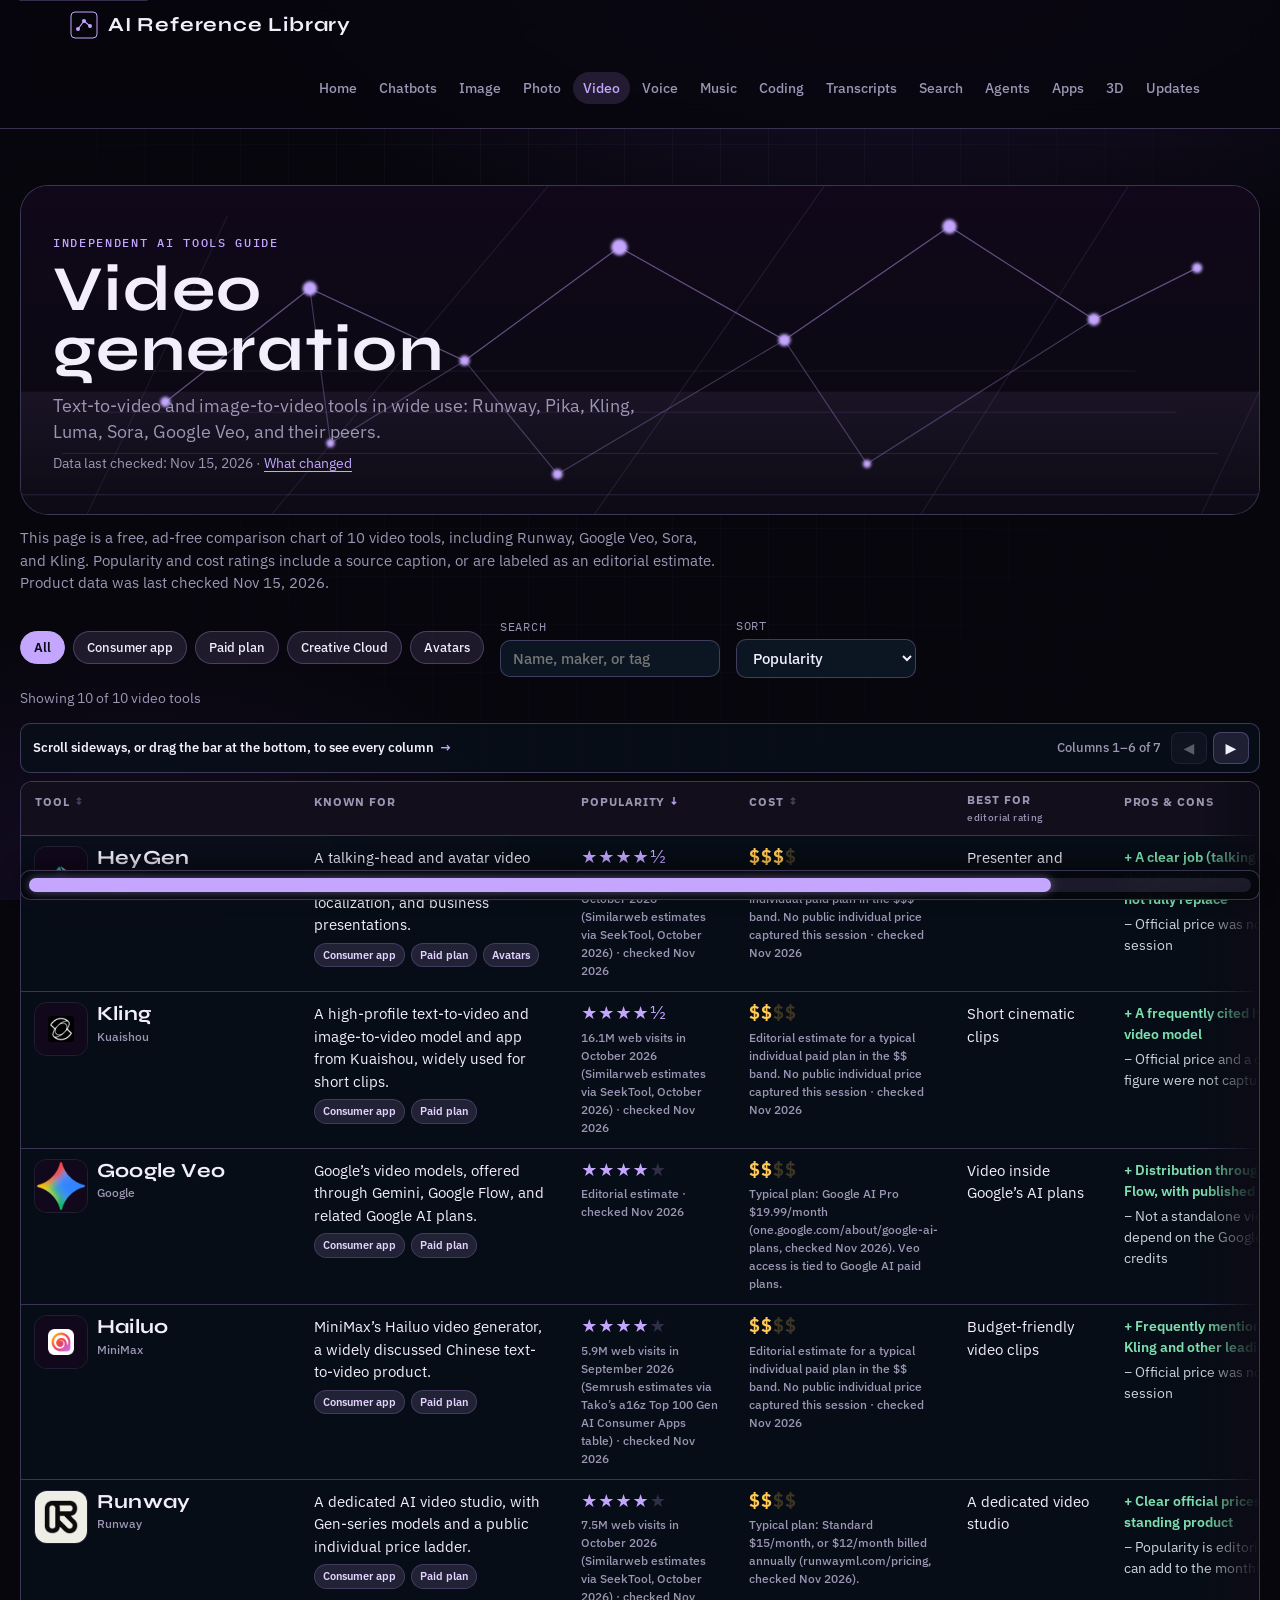
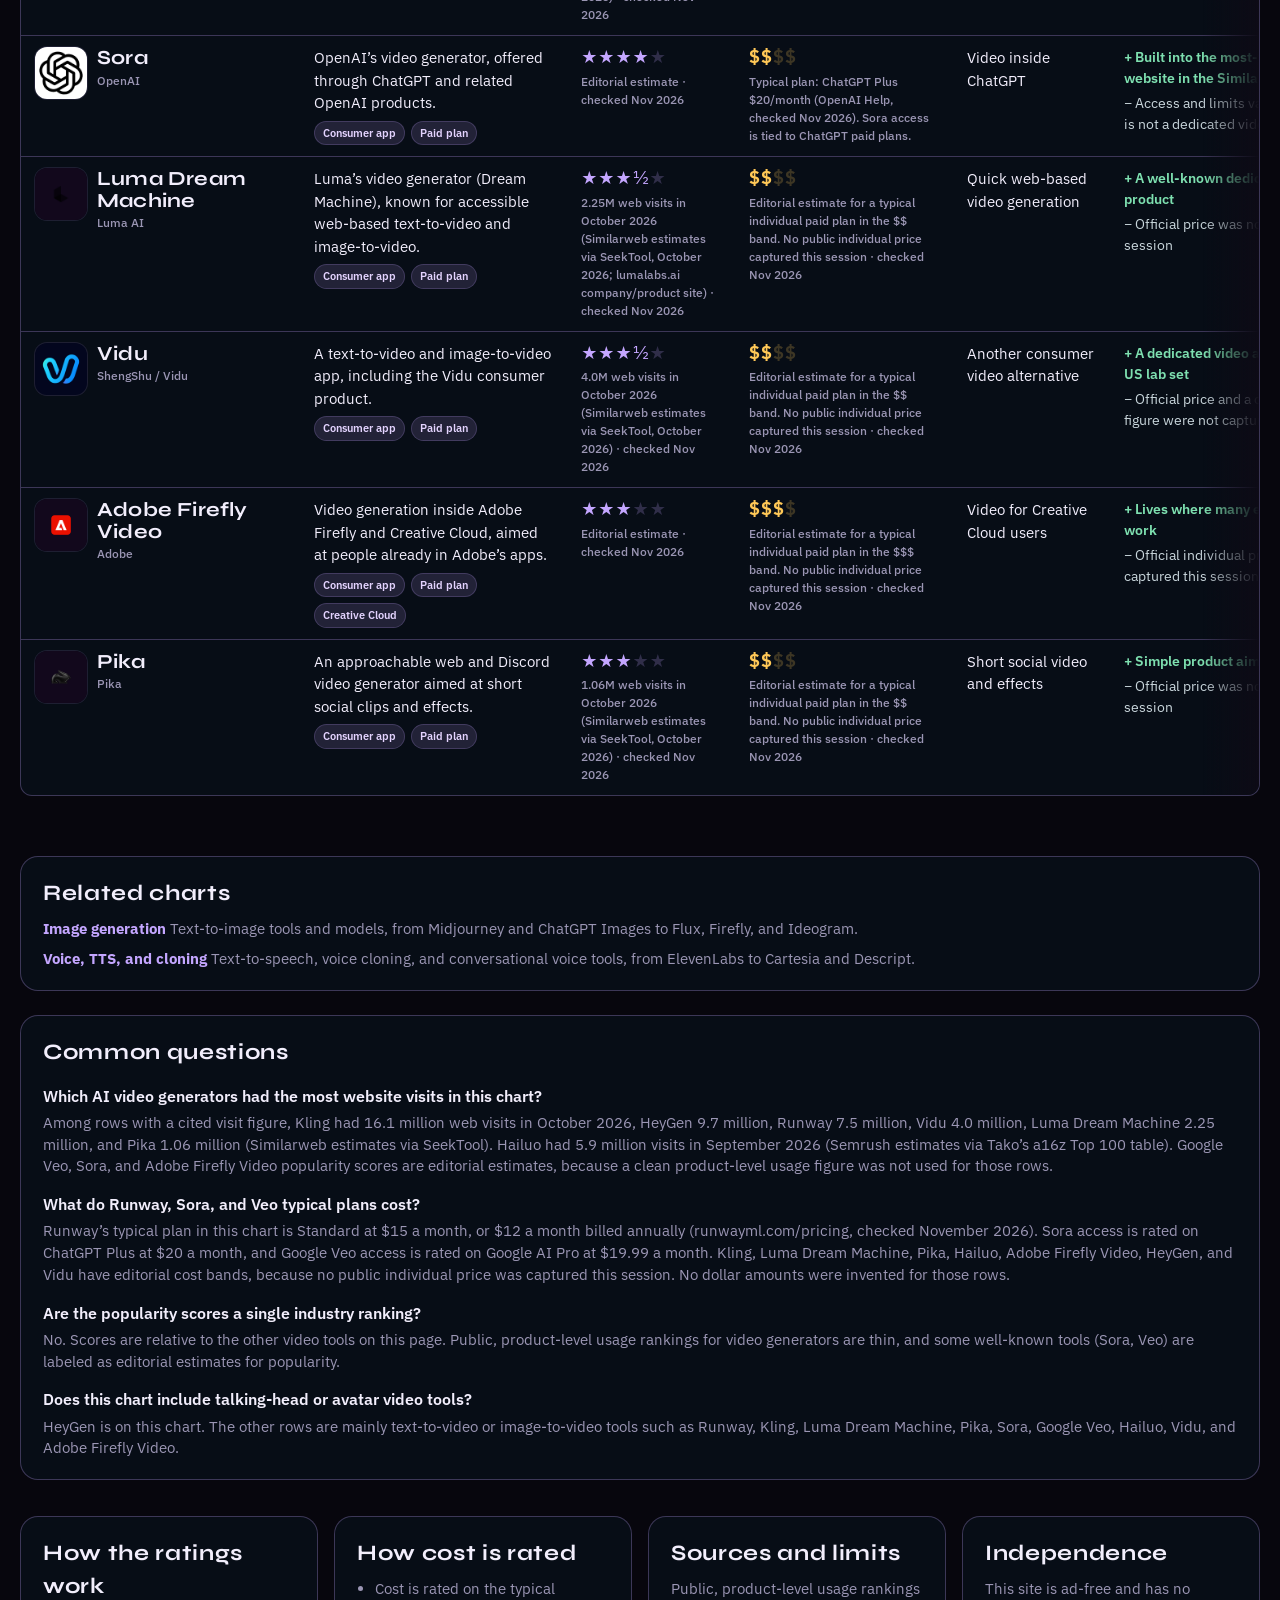
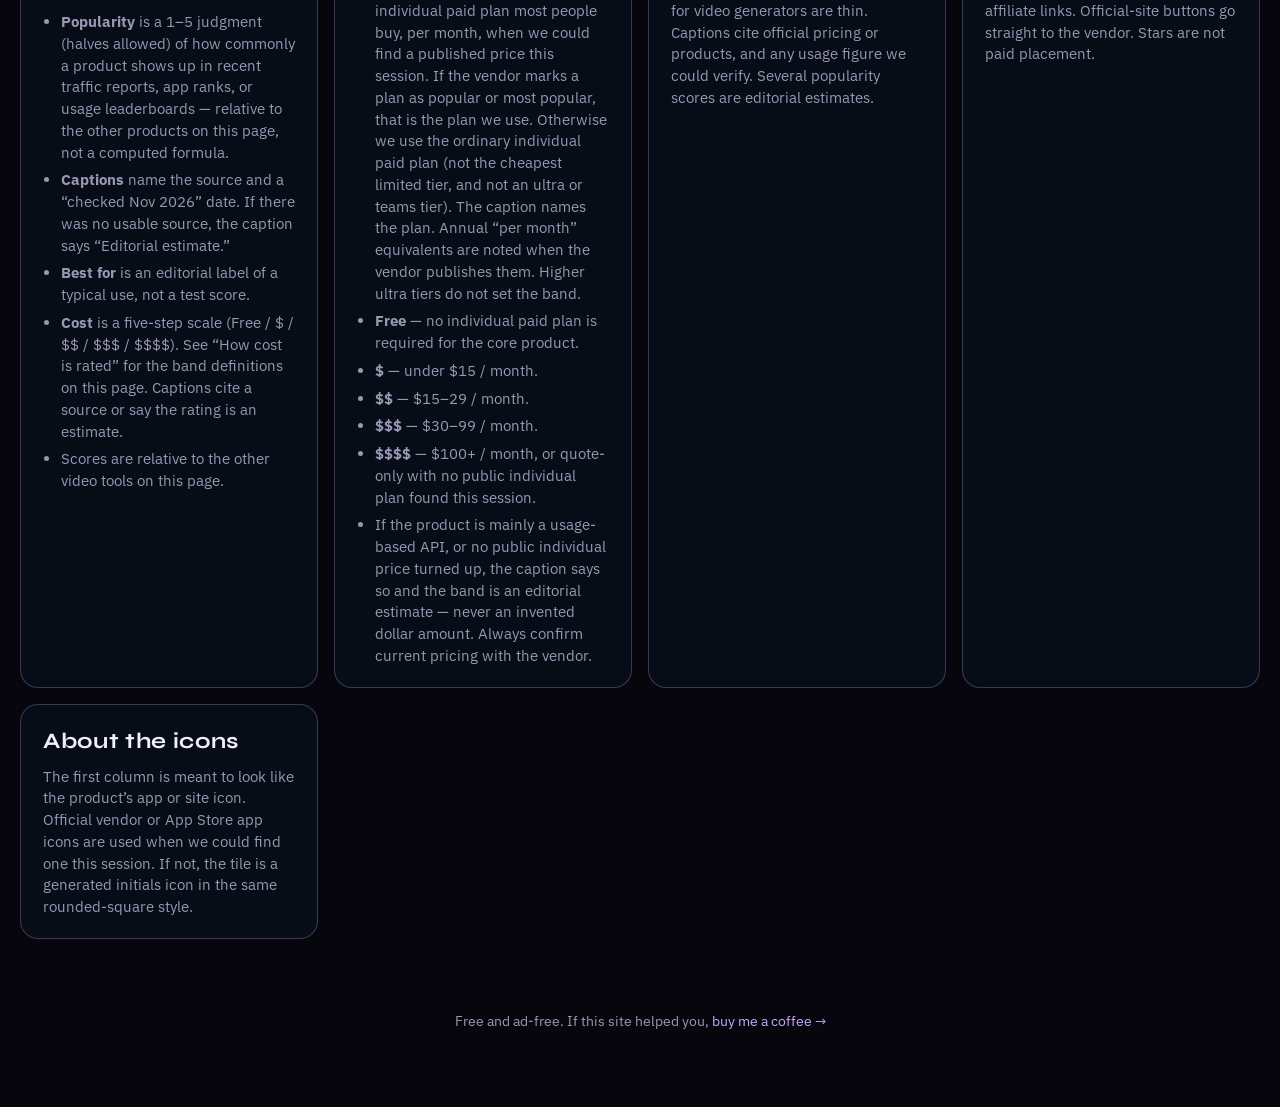
<file: video.html>
<!doctype html>
<html lang="en">
<head>
<meta charset="utf-8">
<meta name="viewport" content="width=device-width,initial-scale=1,viewport-fit=cover">
<title>Video generation comparison chart · AI Reference Library</title>
<meta name="description" content="Text-to-video and image-to-video tools, including Runway, Kling, Luma, Sora, and Veo.">
<link rel="canonical" href="https://aitoolchart.net/video">
<meta property="og:type" content="article">
<meta property="og:site_name" content="AI Reference Library">
<meta property="og:title" content="Video generation comparison chart · AI Reference Library">
<meta property="og:description" content="Text-to-video and image-to-video tools, including Runway, Kling, Luma, Sora, and Veo.">
<meta property="og:url" content="https://aitoolchart.net/video">
<meta property="og:image" content="https://aitoolchart.net/og-image.png">
<meta property="og:image:width" content="1200">
<meta property="og:image:height" content="630">
<meta property="og:image:alt" content="AI Reference Library: a dark grid and connected nodes">
<meta name="twitter:card" content="summary_large_image">
<meta name="twitter:title" content="Video generation comparison chart · AI Reference Library">
<meta name="twitter:description" content="Text-to-video and image-to-video tools, including Runway, Kling, Luma, Sora, and Veo.">
<meta name="twitter:image" content="https://aitoolchart.net/og-image.png">
<meta name="twitter:image:alt" content="AI Reference Library: a dark grid and connected nodes">
<link rel="alternate" type="text/plain" title="LLM summary" href="https://aitoolchart.net/llms.txt">
<link rel="icon" href="favicon.ico" sizes="any">
<link rel="icon" href="favicon.svg" type="image/svg+xml">
<link rel="apple-touch-icon" href="apple-touch-icon.png">
<link rel="preconnect" href="https://fonts.googleapis.com">
<link rel="preconnect" href="https://fonts.gstatic.com" crossorigin>
<link rel="stylesheet" href="https://fonts.googleapis.com/css2?family=IBM+Plex+Mono:wght@400;500&family=IBM+Plex+Sans:wght@400;500;600;700&family=Syne:wght@600;700;800&display=swap">
<link rel="stylesheet" href="theme.css?v=20261120a">
<script type="application/ld+json">{"@context": "https://schema.org", "@type": "BreadcrumbList", "itemListElement": [{"@type": "ListItem", "position": 1, "name": "Home", "item": "https://aitoolchart.net/"}, {"@type": "ListItem", "position": 2, "name": "Video generation", "item": "https://aitoolchart.net/video"}]}</script>
<script type="application/ld+json">{"@context": "https://schema.org", "@type": "ItemList", "name": "Video generation", "url": "https://aitoolchart.net/video", "numberOfItems": 10, "itemListElement": [{"@type": "ListItem", "position": 1, "item": {"@type": "SoftwareApplication", "name": "Runway", "applicationCategory": "MultimediaApplication", "operatingSystem": "Web", "url": "https://runwayml.com"}}, {"@type": "ListItem", "position": 2, "item": {"@type": "SoftwareApplication", "name": "Google Veo", "applicationCategory": "MultimediaApplication", "operatingSystem": "Web", "url": "https://gemini.google.com"}}, {"@type": "ListItem", "position": 3, "item": {"@type": "SoftwareApplication", "name": "Sora", "applicationCategory": "MultimediaApplication", "operatingSystem": "Web", "url": "https://chatgpt.com"}}, {"@type": "ListItem", "position": 4, "item": {"@type": "SoftwareApplication", "name": "Kling", "applicationCategory": "MultimediaApplication", "operatingSystem": "Web", "url": "https://klingai.com"}}, {"@type": "ListItem", "position": 5, "item": {"@type": "SoftwareApplication", "name": "Luma Dream Machine", "applicationCategory": "MultimediaApplication", "operatingSystem": "Web", "url": "https://lumalabs.ai/dream-machine"}}, {"@type": "ListItem", "position": 6, "item": {"@type": "SoftwareApplication", "name": "Pika", "applicationCategory": "MultimediaApplication", "operatingSystem": "Web", "url": "https://pika.art"}}, {"@type": "ListItem", "position": 7, "item": {"@type": "SoftwareApplication", "name": "Hailuo", "applicationCategory": "MultimediaApplication", "operatingSystem": "Web", "url": "https://hailuoai.video"}}, {"@type": "ListItem", "position": 8, "item": {"@type": "SoftwareApplication", "name": "Adobe Firefly Video", "applicationCategory": "MultimediaApplication", "operatingSystem": "Web", "url": "https://www.adobe.com/products/firefly.html"}}, {"@type": "ListItem", "position": 9, "item": {"@type": "SoftwareApplication", "name": "HeyGen", "applicationCategory": "MultimediaApplication", "operatingSystem": "Web", "url": "https://www.heygen.com"}}, {"@type": "ListItem", "position": 10, "item": {"@type": "SoftwareApplication", "name": "Vidu", "applicationCategory": "MultimediaApplication", "operatingSystem": "Web", "url": "https://www.vidu.com"}}]}</script>
<script type="application/ld+json">{"@context": "https://schema.org", "@type": "FAQPage", "mainEntity": [{"@type": "Question", "name": "Which AI video generators had the most website visits in this chart?", "acceptedAnswer": {"@type": "Answer", "text": "Among rows with a cited visit figure, Kling had 16.1 million web visits in October 2026, HeyGen 9.7 million, Runway 7.5 million, Vidu 4.0 million, Luma Dream Machine 2.25 million, and Pika 1.06 million (Similarweb estimates via SeekTool). Hailuo had 5.9 million visits in September 2026 (Semrush estimates via Tako’s a16z Top 100 table). Google Veo, Sora, and Adobe Firefly Video popularity scores are editorial estimates, because a clean product-level usage figure was not used for those rows."}}, {"@type": "Question", "name": "What do Runway, Sora, and Veo typical plans cost?", "acceptedAnswer": {"@type": "Answer", "text": "Runway’s typical plan in this chart is Standard at $15 a month, or $12 a month billed annually (runwayml.com/pricing, checked November 2026). Sora access is rated on ChatGPT Plus at $20 a month, and Google Veo access is rated on Google AI Pro at $19.99 a month. Kling, Luma Dream Machine, Pika, Hailuo, Adobe Firefly Video, HeyGen, and Vidu have editorial cost bands, because no public individual price was captured this session. No dollar amounts were invented for those rows."}}, {"@type": "Question", "name": "Are the popularity scores a single industry ranking?", "acceptedAnswer": {"@type": "Answer", "text": "No. Scores are relative to the other video tools on this page. Public, product-level usage rankings for video generators are thin, and some well-known tools (Sora, Veo) are labeled as editorial estimates for popularity."}}, {"@type": "Question", "name": "Does this chart include talking-head or avatar video tools?", "acceptedAnswer": {"@type": "Answer", "text": "HeyGen is on this chart. The other rows are mainly text-to-video or image-to-video tools such as Runway, Kling, Luma Dream Machine, Pika, Sora, Google Veo, Hailuo, Vidu, and Adobe Firefly Video."}}]}</script>
</head>
<body>
<div class="page-bg"></div>
<a class="skip" href="#main">Skip to content</a>
<nav class="topnav" aria-label="Primary">
  <div class="inner">
    <a class="brand" href="index.html">
      <svg width="28" height="28" viewBox="0 0 28 28" aria-hidden="true">
        <rect x="1" y="1" width="26" height="26" rx="4" fill="none" stroke="#c4a6ff" stroke-width="1"/>
        <circle cx="8" cy="18" r="2" fill="#c4a6ff"/>
        <circle cx="14" cy="10" r="2" fill="#c4a6ff"/>
        <circle cx="20" cy="15" r="2" fill="#c4a6ff"/>
        <path d="M8 18 L14 10 L20 15" fill="none" stroke="#c4a6ff" stroke-width="1.2"/>
      </svg>
      AI Reference Library
    </a>
    <ul class="nav-links"><li><a href="index.html">Home</a></li><li><a href="chatbots.html">Chatbots</a></li><li><a href="image.html">Image</a></li><li><a href="photo.html">Photo</a></li><li><a href="video.html" aria-current="page">Video</a></li><li><a href="voice.html">Voice</a></li><li><a href="music.html">Music</a></li><li><a href="coding.html">Coding</a></li><li><a href="transcription.html">Transcripts</a></li><li><a href="search.html">Search</a></li><li><a href="agents.html">Agents</a></li><li><a href="apps.html">Apps</a></li><li><a href="gen3d.html">3D</a></li><li><a href="updates.html">Updates</a></li></ul>
  </div>
</nav>
<div class="wrap chart-wrap" id="main">
<header class="hero">
  <div class="hero-art"><svg class="hero-svg" viewBox="0 0 1200 420" preserveAspectRatio="xMidYMid slice" aria-hidden="true">
  <defs>
    <linearGradient id="sky" x1="0" y1="0" x2="0" y2="1">
      <stop offset="0%" stop-color="#12081c"/>
      <stop offset="55%" stop-color="#0c0814"/>
      <stop offset="100%" stop-color="#07060d"/>
    </linearGradient>
    <linearGradient id="glow" x1="0" y1="1" x2="0" y2="0">
      <stop offset="0%" stop-color="#c4a6ff" stop-opacity="0.0"/>
      <stop offset="100%" stop-color="#c4a6ff" stop-opacity="0.35"/>
    </linearGradient>
    <filter id="soft"><feGaussianBlur stdDeviation="1.4"/></filter>
  </defs>
  <rect width="1200" height="420" fill="url(#sky)"/>
  <g stroke="#c4a6ff" stroke-opacity="0.16" fill="none" stroke-width="1">
    <path d="M-40,390 L1240,390"/>
    <path d="M0,350 L1200,350" stroke-opacity="0.14"/>
    <path d="M40,310 L1160,310" stroke-opacity="0.12"/>
    <path d="M80,270 L1120,270" stroke-opacity="0.10"/>
    <path d="M120,230 L1080,230" stroke-opacity="0.08"/>
    <path d="M200,80 L40,420" stroke-opacity="0.10"/>
    <path d="M520,40 L200,420" stroke-opacity="0.11"/>
    <path d="M800,20 L520,420" stroke-opacity="0.12"/>
    <path d="M1080,40 L840,420" stroke-opacity="0.11"/>
    <path d="M1280,80 L1120,420" stroke-opacity="0.10"/>
  </g>
  <g fill="none" stroke="#c4a6ff" stroke-opacity="0.45" stroke-width="1.2">
    <path d="M140,260 L280,150 L430,220 L580,110 L740,200 L900,90 L1040,180 L1140,130"/>
    <path d="M280,150 L300,300 L430,220 L520,330 L740,200 L820,320 L1040,180" stroke-opacity="0.28"/>
  </g>
  <g fill="#c4a6ff" filter="url(#soft)">
    <circle cx="140" cy="260" r="5"/>
    <circle cx="280" cy="150" r="7"/>
    <circle cx="430" cy="220" r="5"/>
    <circle cx="580" cy="110" r="8"/>
    <circle cx="740" cy="200" r="6"/>
    <circle cx="900" cy="90" r="7"/>
    <circle cx="1040" cy="180" r="6"/>
    <circle cx="1140" cy="130" r="5"/>
    <circle cx="300" cy="300" r="4"/>
    <circle cx="520" cy="330" r="5"/>
    <circle cx="820" cy="320" r="4"/>
  </g>
  <rect x="0" y="250" width="1200" height="170" fill="url(#glow)" opacity="0.22"/>
</svg>
</div>
  <div class="hero-copy">
    <span class="eyebrow">Independent AI tools guide</span>
    <h1>Video generation</h1>
    <p class="lede">Text-to-video and image-to-video tools in wide use: Runway, Pika, Kling, Luma, Sora, Google Veo, and their peers.</p>
    <p class="checked">Data last checked: <time datetime="2026-11-15">Nov 15, 2026</time> · <a href="updates.html">What changed</a></p>
  </div>
</header>
  <p class="intro">This page is a free, ad-free comparison chart of 10 video tools, including Runway, Google Veo, Sora, and Kling. Popularity and cost ratings include a source caption, or are labeled as an editorial estimate. Product data was last checked Nov 15, 2026.</p>
  <div id="catalog">
  <div class="toolbar">
    <div class="chips" role="group" aria-label="Filter"><button class="chip" data-f="all" aria-pressed="true">All</button>
<button class="chip" data-f="Consumer app" aria-pressed="false">Consumer app</button>
<button class="chip" data-f="Paid plan" aria-pressed="false">Paid plan</button>
<button class="chip" data-f="Creative Cloud" aria-pressed="false">Creative Cloud</button>
<button class="chip" data-f="Avatars" aria-pressed="false">Avatars</button></div>
    <label class="search">Search
      <input type="search" id="search" placeholder="Name, maker, or tag" autocomplete="off">
    </label>
    <label class="sort">Sort
      <select id="sort">
        <option value="pop">Popularity</option>
        <option value="name">Name</option>
        <option value="cost-asc">Cost: cheapest first</option>
        <option value="cost-desc">Cost: priciest first</option>
      </select>
    </label>
  </div>
  <p class="count" id="count"></p>
  <div class="table-box">
    <table class="chart">
      <thead>
        <tr>
          <th><button type="button" class="th-btn" data-k="name">Tool</button></th>
          <th>Known for</th>
          <th><button type="button" class="th-btn" data-k="pop">Popularity</button></th>
          <th><button type="button" class="th-btn" data-k="cost">Cost</button></th>
          <th class="learn-th">Best for<span class="th-note">editorial rating</span></th>
          <th>Pros &amp; cons</th>
          <th>Official site</th>
        </tr>
      </thead>
      <tbody id="rows"></tbody>
    </table>
  </div>
  </div>
  <section class="related" id="related">
    <h2>Related charts</h2>
    <ul><li><a href="image.html"><strong>Image generation</strong></a> <span>Text-to-image tools and models, from Midjourney and ChatGPT Images to Flux, Firefly, and Ideogram.</span></li><li><a href="voice.html"><strong>Voice, TTS, and cloning</strong></a> <span>Text-to-speech, voice cloning, and conversational voice tools, from ElevenLabs to Cartesia and Descript.</span></li></ul>
  </section>
  <section class="faq" id="faq">
    <h2>Common questions</h2>
    <div><h3>Which AI video generators had the most website visits in this chart?</h3><p>Among rows with a cited visit figure, Kling had 16.1 million web visits in October 2026, HeyGen 9.7 million, Runway 7.5 million, Vidu 4.0 million, Luma Dream Machine 2.25 million, and Pika 1.06 million (Similarweb estimates via SeekTool). Hailuo had 5.9 million visits in September 2026 (Semrush estimates via Tako’s a16z Top 100 table). Google Veo, Sora, and Adobe Firefly Video popularity scores are editorial estimates, because a clean product-level usage figure was not used for those rows.</p></div><div><h3>What do Runway, Sora, and Veo typical plans cost?</h3><p>Runway’s typical plan in this chart is Standard at $15 a month, or $12 a month billed annually (runwayml.com/pricing, checked November 2026). Sora access is rated on ChatGPT Plus at $20 a month, and Google Veo access is rated on Google AI Pro at $19.99 a month. Kling, Luma Dream Machine, Pika, Hailuo, Adobe Firefly Video, HeyGen, and Vidu have editorial cost bands, because no public individual price was captured this session. No dollar amounts were invented for those rows.</p></div><div><h3>Are the popularity scores a single industry ranking?</h3><p>No. Scores are relative to the other video tools on this page. Public, product-level usage rankings for video generators are thin, and some well-known tools (Sora, Veo) are labeled as editorial estimates for popularity.</p></div><div><h3>Does this chart include talking-head or avatar video tools?</h3><p>HeyGen is on this chart. The other rows are mainly text-to-video or image-to-video tools such as Runway, Kling, Luma Dream Machine, Pika, Sora, Google Veo, Hailuo, Vidu, and Adobe Firefly Video.</p></div>
  </section>
  <div class="notes">
    <section>
      <h2>How the ratings work</h2>
      <ul>
<li><strong>Popularity</strong> is a 1–5 judgment (halves allowed) of how commonly a product shows up in recent traffic reports, app ranks, or usage leaderboards — relative to the other products on this page, not a computed formula.</li>
<li><strong>Captions</strong> name the source and a “checked Nov 2026” date. If there was no usable source, the caption says “Editorial estimate.”</li>
<li><strong>Best for</strong> is an editorial label of a typical use, not a test score.</li>
<li><strong>Cost</strong> is a five-step scale (Free / $ / $$ / $$$ / $$$$). See “How cost is rated” for the band definitions on this page. Captions cite a source or say the rating is an estimate.</li>
<li>Scores are relative to the other video tools on this page.</li></ul>
    </section>
    <section>
      <h2>How cost is rated</h2>
      <ul>
        <li>Cost is rated on the typical individual paid plan most people buy, per month, when we could find a published price this session. If the vendor marks a plan as popular or most popular, that is the plan we use. Otherwise we use the ordinary individual paid plan (not the cheapest limited tier, and not an ultra or teams tier). The caption names the plan. Annual “per month” equivalents are noted when the vendor publishes them. Higher ultra tiers do not set the band.</li>
        <li><strong>Free</strong> — no individual paid plan is required for the core product.</li>
        <li><strong>$</strong> — under $15 / month.</li>
        <li><strong>$$</strong> — $15–29 / month.</li>
        <li><strong>$$$</strong> — $30–99 / month.</li>
        <li><strong>$$$$</strong> — $100+ / month, or quote-only with no public individual plan found this session.</li>
        <li>If the product is mainly a usage-based API, or no public individual price turned up, the caption says so and the band is an editorial estimate — never an invented dollar amount. Always confirm current pricing with the vendor.</li>
      </ul>
    </section>
    <section>
      <h2>Sources and limits</h2>
      <p>Public, product-level usage rankings for video generators are thin. Captions cite official pricing or products, and any usage figure we could verify. Several popularity scores are editorial estimates.</p>
    </section>
    <section>
      <h2>Independence</h2>
      <p>This site is ad-free and has no affiliate links. Official-site buttons go straight to the vendor. Stars are not paid placement.</p>
    </section>
    <section>
      <h2>About the icons</h2>
      <p>The first column is meant to look like the product’s app or site icon. Official vendor or App Store app icons are used when we could find one this session. If not, the tile is a generated initials icon in the same rounded-square style.</p>
    </section>
  </div>
</div>
<footer class="site-footer">
<p class="kofi">Free and ad-free. If this site helped you, <a href="https://ko-fi.com/marcustravis" target="_blank" rel="noopener">buy me a coffee →</a></p>
</footer>
<script>
(function () {
  function syncNavH() {
    var nav = document.querySelector(".topnav");
    if (!nav) return;
    document.documentElement.style.setProperty("--nav-h", Math.ceil(nav.getBoundingClientRect().height) + "px");
  }
  syncNavH();
  window.addEventListener("resize", syncNavH);
  if (window.ResizeObserver && document.querySelector(".topnav")) {
    new ResizeObserver(syncNavH).observe(document.querySelector(".topnav"));
  }
})();
</script>

<script src="app.js?v=20261120a"></script>
<script src="scroll-hint.js?v=20261120a"></script>
<script>
const DATA = [{"id": "p-runway", "name": "Runway", "maker": "Runway", "knownFor": "A dedicated AI video studio, with Gen-series models and a public individual price ladder.", "tags": ["Consumer app", "Paid plan"], "price": null, "pop": 4, "popCaption": "7.5M web visits in October 2026 (Similarweb estimates via SeekTool, October 2026) · checked Nov 2026", "cost": 2, "costCaption": "Typical plan: Standard $15/month, or $12/month billed annually (runwayml.com/pricing, checked Nov 2026).", "learn": "A dedicated video studio", "pro": "Clear official prices and a long-standing product", "con": "Popularity is editorial; credit packs can add to the monthly seat", "url": "https://runwayml.com", "icon": "runway", "iconOfficial": true}, {"id": "p-google-veo", "name": "Google Veo", "maker": "Google", "knownFor": "Google’s video models, offered through Gemini, Google Flow, and related Google AI plans.", "tags": ["Consumer app", "Paid plan"], "price": null, "pop": 4, "popCaption": "Editorial estimate · checked Nov 2026", "cost": 2, "costCaption": "Typical plan: Google AI Pro $19.99/month (one.google.com/about/google-ai-plans, checked Nov 2026). Veo access is tied to Google AI paid plans.", "learn": "Video inside Google’s AI plans", "pro": "Distribution through Gemini and Flow, with published credit amounts", "con": "Not a standalone video brand; limits depend on the Google plan and credits", "url": "https://gemini.google.com", "icon": "veo", "iconOfficial": true}, {"id": "p-sora", "name": "Sora", "maker": "OpenAI", "knownFor": "OpenAI’s video generator, offered through ChatGPT and related OpenAI products.", "tags": ["Consumer app", "Paid plan"], "price": null, "pop": 4, "popCaption": "Editorial estimate · checked Nov 2026", "cost": 2, "costCaption": "Typical plan: ChatGPT Plus $20/month (OpenAI Help, checked Nov 2026). Sora access is tied to ChatGPT paid plans.", "learn": "Video inside ChatGPT", "pro": "Built into the most-visited assistant website in the Similarweb set", "con": "Access and limits vary by plan; this is not a dedicated video editor", "url": "https://chatgpt.com", "icon": "sora", "iconOfficial": true}, {"id": "p-kling", "name": "Kling", "maker": "Kuaishou", "knownFor": "A high-profile text-to-video and image-to-video model and app from Kuaishou, widely used for short clips.", "tags": ["Consumer app", "Paid plan"], "price": null, "pop": 4.5, "popCaption": "16.1M web visits in October 2026 (Similarweb estimates via SeekTool, October 2026) · checked Nov 2026", "cost": 2, "costCaption": "Editorial estimate for a typical individual paid plan in the $$ band. No public individual price captured this session · checked Nov 2026", "learn": "Short cinematic clips", "pro": "A frequently cited high-quality video model", "con": "Official price and a cited traffic figure were not captured this session", "url": "https://klingai.com", "icon": "kling", "iconOfficial": true}, {"id": "p-luma-dream-machine", "name": "Luma Dream Machine", "maker": "Luma AI", "knownFor": "Luma’s video generator (Dream Machine), known for accessible web-based text-to-video and image-to-video.", "tags": ["Consumer app", "Paid plan"], "price": null, "pop": 3.5, "popCaption": "2.25M web visits in October 2026 (Similarweb estimates via SeekTool, October 2026; lumalabs.ai company/product site) · checked Nov 2026", "cost": 2, "costCaption": "Editorial estimate for a typical individual paid plan in the $$ band. No public individual price captured this session · checked Nov 2026", "learn": "Quick web-based video generation", "pro": "A well-known dedicated video product", "con": "Official price was not captured this session", "url": "https://lumalabs.ai/dream-machine", "icon": "luma", "iconOfficial": true}, {"id": "p-pika", "name": "Pika", "maker": "Pika", "knownFor": "An approachable web and Discord video generator aimed at short social clips and effects.", "tags": ["Consumer app", "Paid plan"], "price": null, "pop": 3, "popCaption": "1.06M web visits in October 2026 (Similarweb estimates via SeekTool, October 2026) · checked Nov 2026", "cost": 2, "costCaption": "Editorial estimate for a typical individual paid plan in the $$ band. No public individual price captured this session · checked Nov 2026", "learn": "Short social video and effects", "pro": "Simple product aimed at short clips", "con": "Official price was not captured this session", "url": "https://pika.art", "icon": "pika", "iconOfficial": true}, {"id": "p-hailuo", "name": "Hailuo", "maker": "MiniMax", "knownFor": "MiniMax’s Hailuo video generator, a widely discussed Chinese text-to-video product.", "tags": ["Consumer app", "Paid plan"], "price": null, "pop": 4, "popCaption": "5.9M web visits in September 2026 (Semrush estimates via Tako’s a16z Top 100 Gen AI Consumer Apps table) · checked Nov 2026", "cost": 2, "costCaption": "Editorial estimate for a typical individual paid plan in the $$ band. No public individual price captured this session · checked Nov 2026", "learn": "Budget-friendly video clips", "pro": "Frequently mentioned alongside Kling and other leading video models", "con": "Official price was not captured this session", "url": "https://hailuoai.video", "icon": "hailuo", "iconOfficial": true}, {"id": "p-adobe-firefly-video", "name": "Adobe Firefly Video", "maker": "Adobe", "knownFor": "Video generation inside Adobe Firefly and Creative Cloud, aimed at people already in Adobe’s apps.", "tags": ["Consumer app", "Paid plan", "Creative Cloud"], "price": null, "pop": 3, "popCaption": "Editorial estimate · checked Nov 2026", "cost": 3, "costCaption": "Editorial estimate for a typical individual paid plan in the $$$ band. No public individual price captured this session · checked Nov 2026", "learn": "Video for Creative Cloud users", "pro": "Lives where many editors already work", "con": "Official individual price was not captured this session", "url": "https://www.adobe.com/products/firefly.html", "icon": "firefly-video", "iconOfficial": true}, {"id": "p-heygen", "name": "HeyGen", "maker": "HeyGen", "knownFor": "A talking-head and avatar video product, used for explainers, localization, and business presentations.", "tags": ["Consumer app", "Paid plan", "Avatars"], "price": null, "pop": 4.5, "popCaption": "9.7M web visits in October 2026 (Similarweb estimates via SeekTool, October 2026) · checked Nov 2026", "cost": 3, "costCaption": "Editorial estimate for a typical individual paid plan in the $$$ band. No public individual price captured this session · checked Nov 2026", "learn": "Presenter and avatar videos", "pro": "A clear job (talking-head video) that general text-to-video tools do not fully replace", "con": "Official price was not captured this session", "url": "https://www.heygen.com", "icon": "heygen", "iconOfficial": true}, {"id": "p-vidu", "name": "Vidu", "maker": "ShengShu / Vidu", "knownFor": "A text-to-video and image-to-video app, including the Vidu consumer product.", "tags": ["Consumer app", "Paid plan"], "price": null, "pop": 3.5, "popCaption": "4.0M web visits in October 2026 (Similarweb estimates via SeekTool, October 2026) · checked Nov 2026", "cost": 2, "costCaption": "Editorial estimate for a typical individual paid plan in the $$ band. No public individual price captured this session · checked Nov 2026", "learn": "Another consumer video alternative", "pro": "A dedicated video app outside the US lab set", "con": "Official price and a cited traffic figure were not captured this session", "url": "https://www.vidu.com", "icon": "vidu", "iconOfficial": true}];
initCatalog(DATA, { noun: "video tools", defaultSort: "pop", extraCols: [] });
</script>
</body>
</html>
</file>
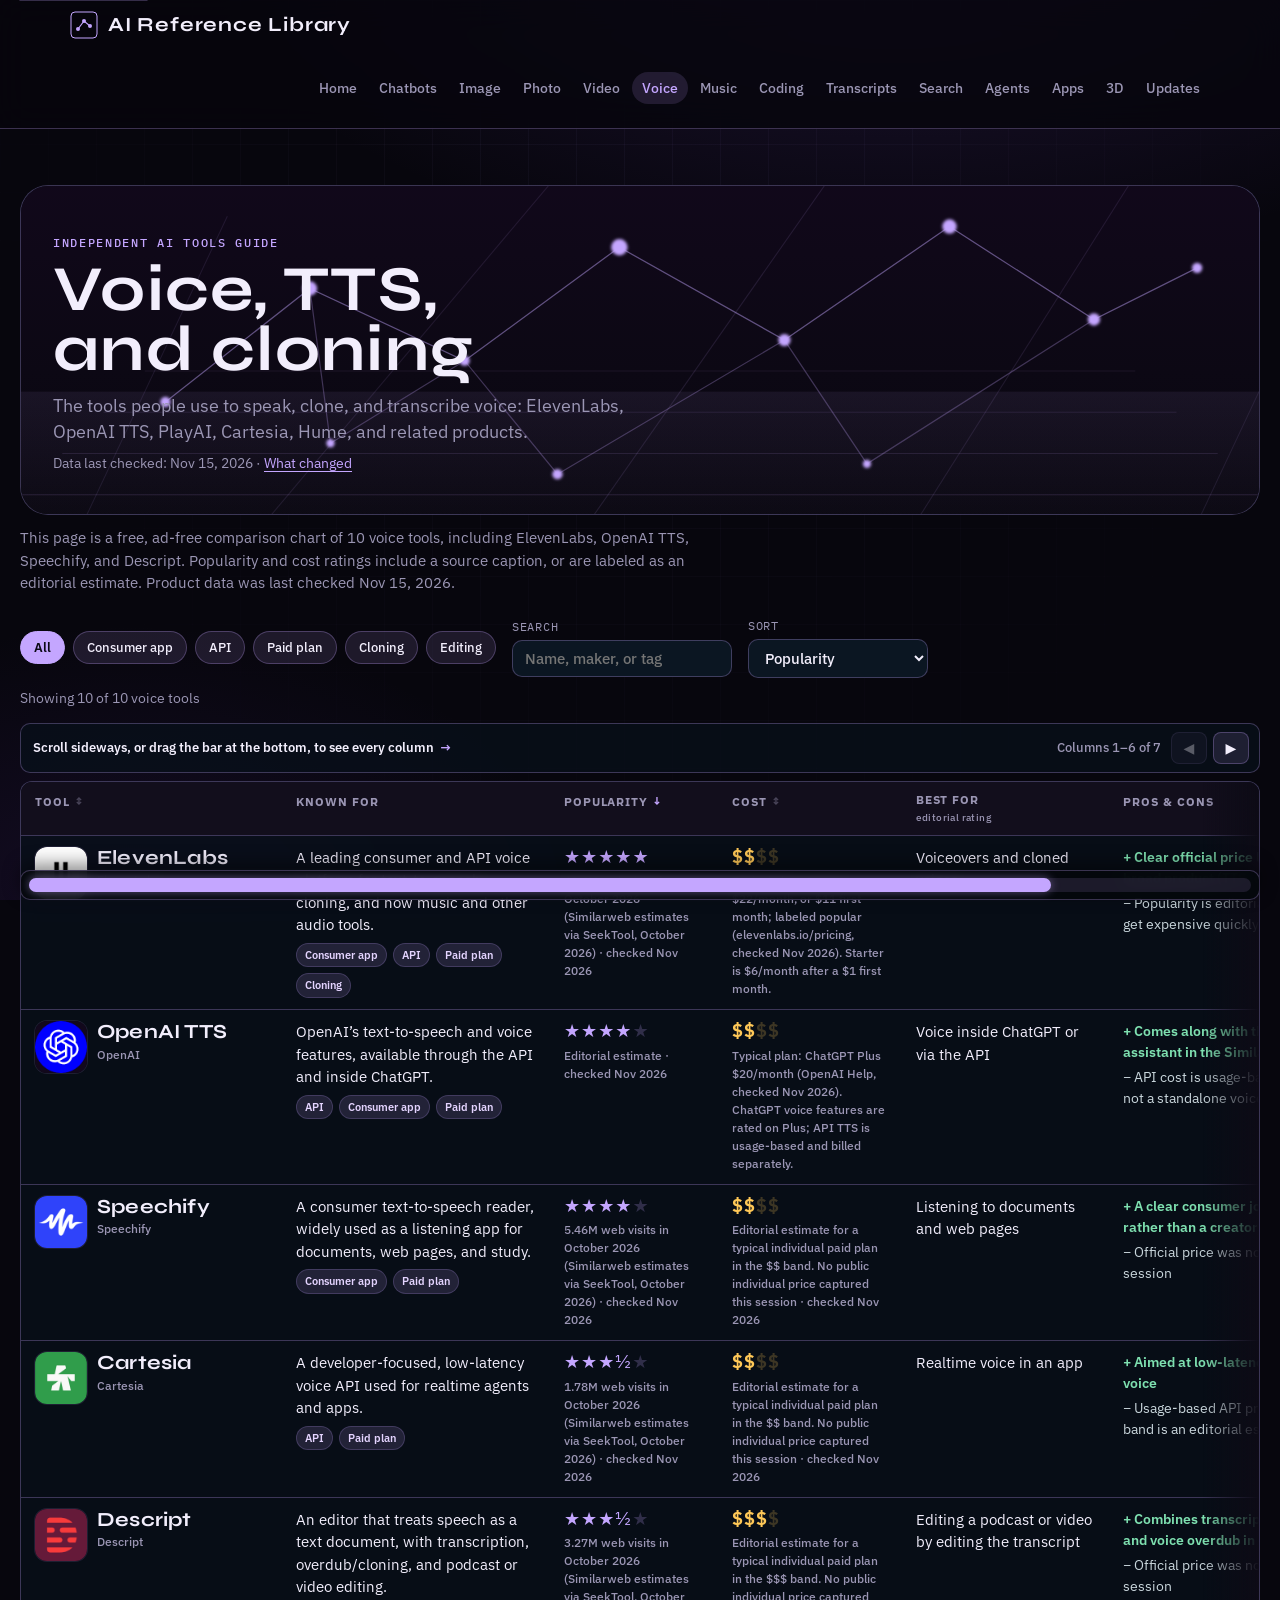
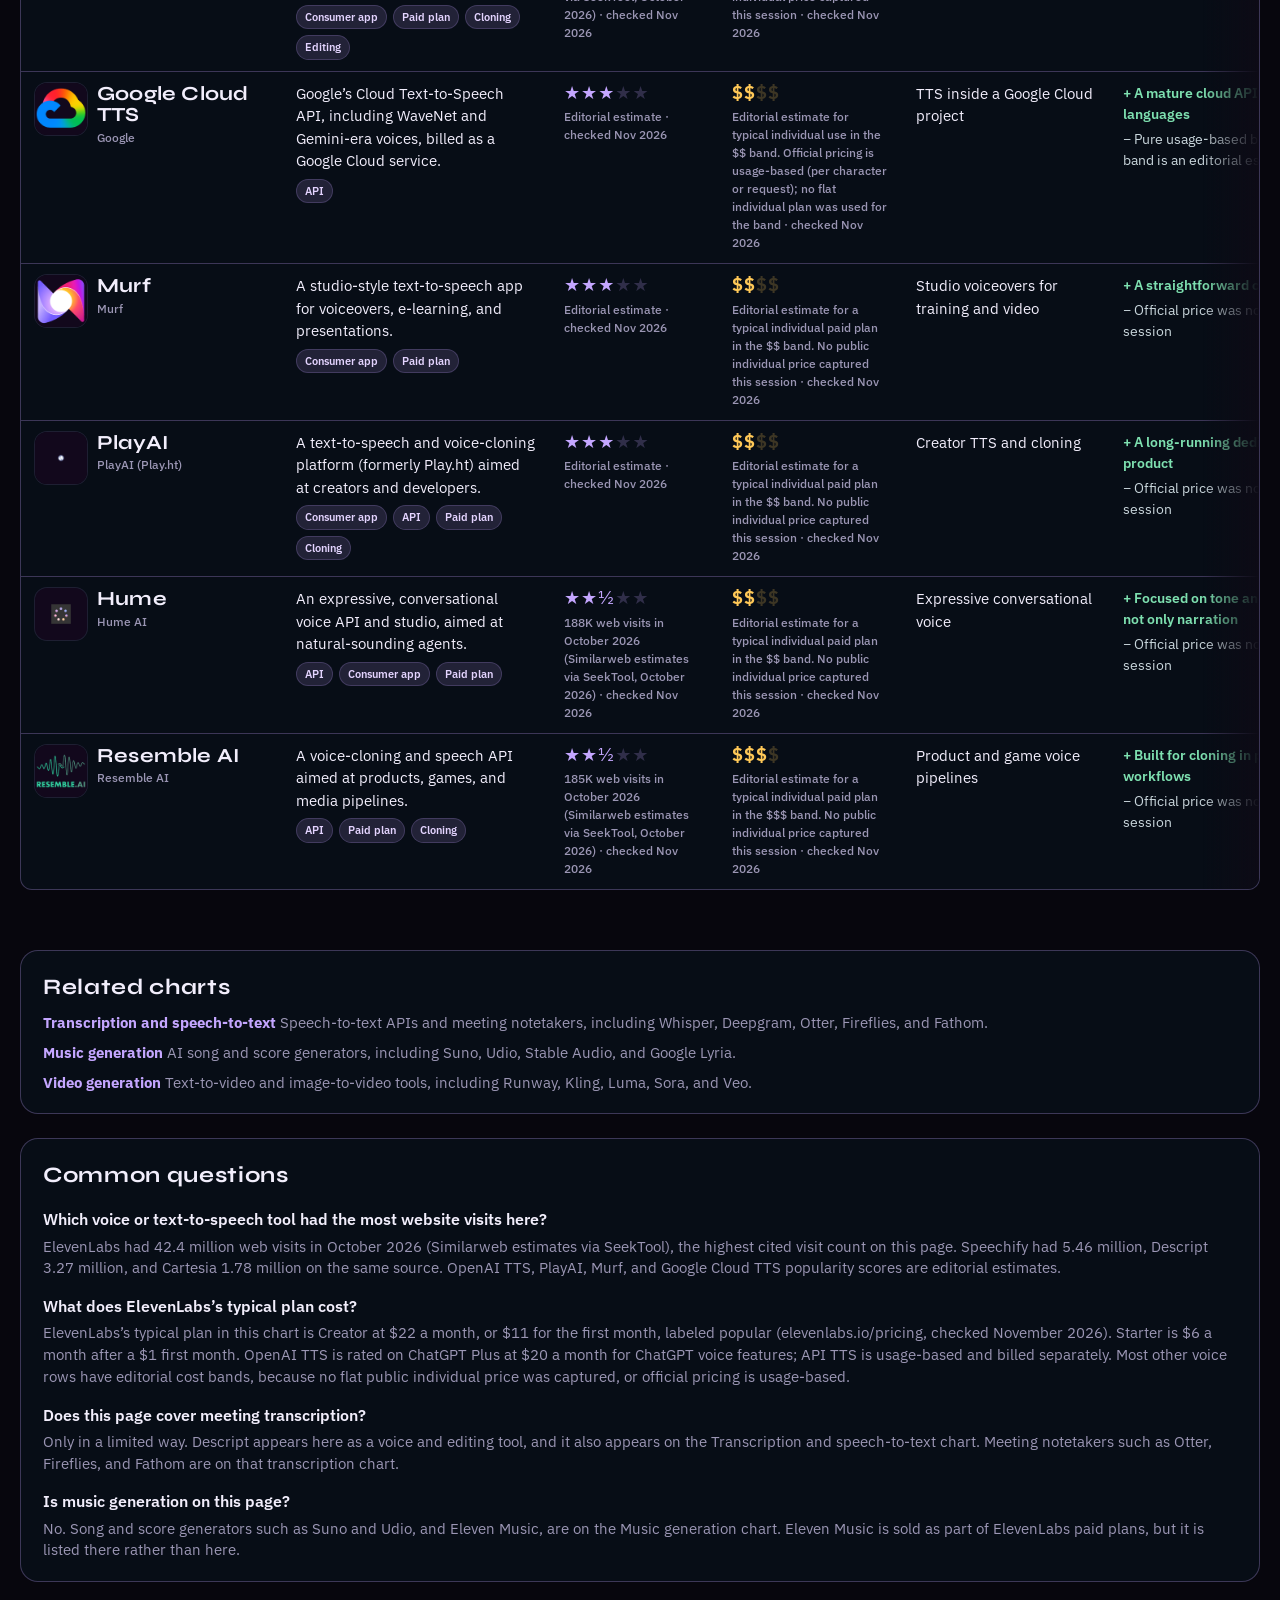
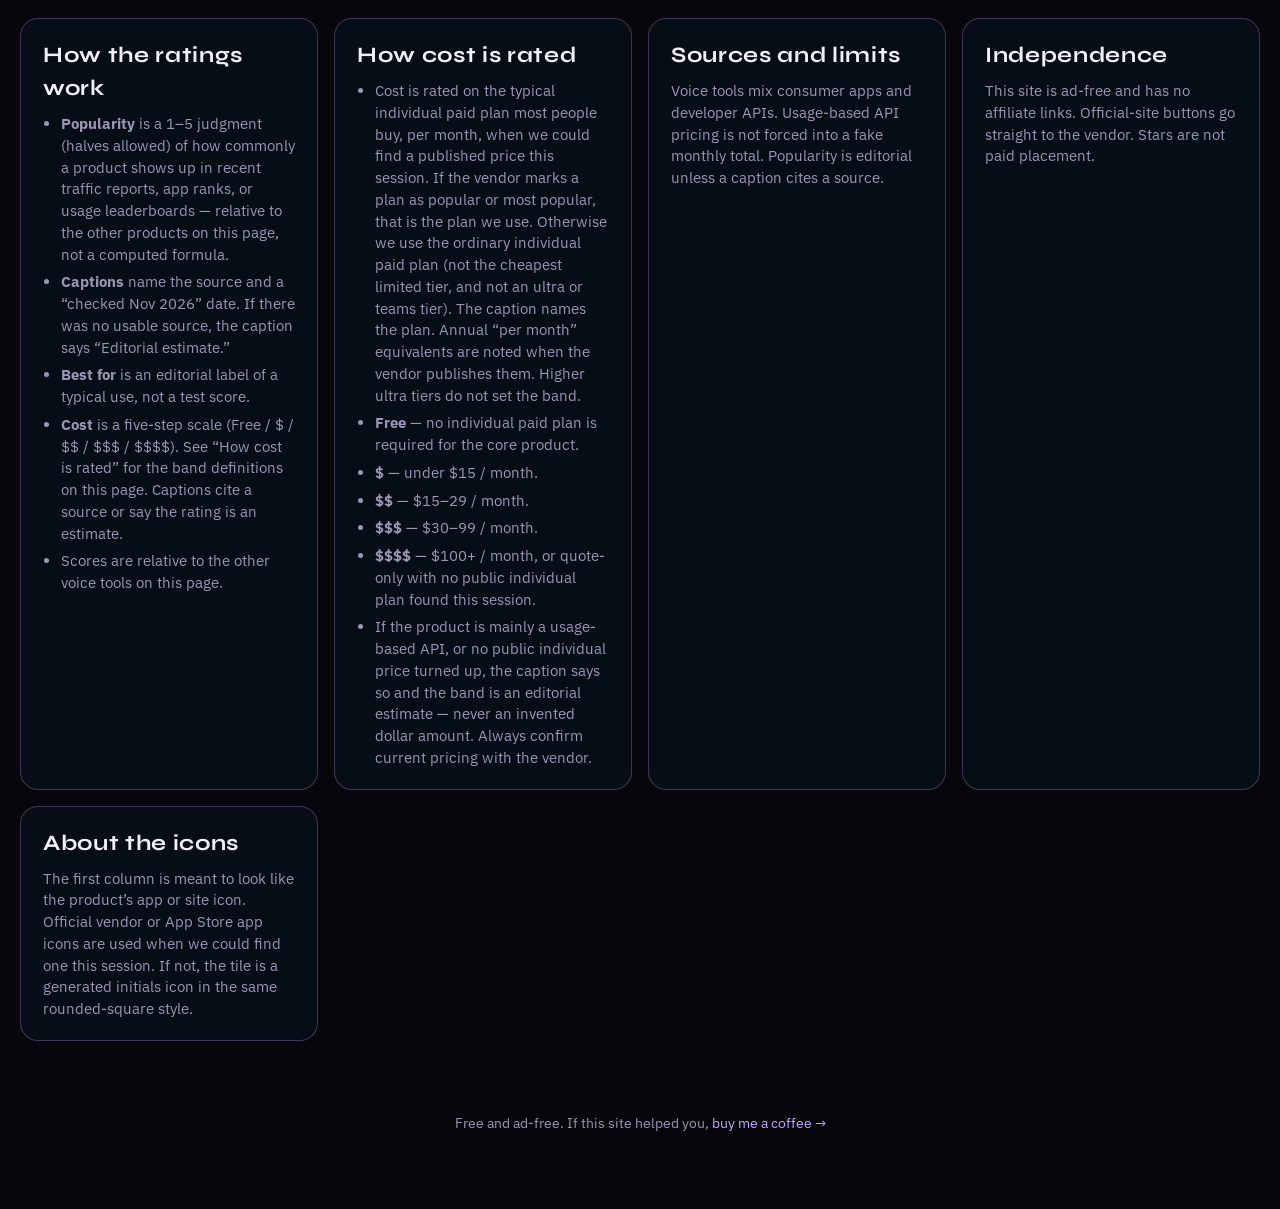
<file: voice.html>
<!doctype html>
<html lang="en">
<head>
<meta charset="utf-8">
<meta name="viewport" content="width=device-width,initial-scale=1,viewport-fit=cover">
<title>Voice, TTS, and cloning comparison chart · AI Reference Library</title>
<meta name="description" content="Text-to-speech, voice cloning, and conversational voice tools, from ElevenLabs to Cartesia and Descript.">
<link rel="canonical" href="https://aitoolchart.net/voice">
<meta property="og:type" content="article">
<meta property="og:site_name" content="AI Reference Library">
<meta property="og:title" content="Voice, TTS, and cloning comparison chart · AI Reference Library">
<meta property="og:description" content="Text-to-speech, voice cloning, and conversational voice tools, from ElevenLabs to Cartesia and Descript.">
<meta property="og:url" content="https://aitoolchart.net/voice">
<meta property="og:image" content="https://aitoolchart.net/og-image.png">
<meta property="og:image:width" content="1200">
<meta property="og:image:height" content="630">
<meta property="og:image:alt" content="AI Reference Library: a dark grid and connected nodes">
<meta name="twitter:card" content="summary_large_image">
<meta name="twitter:title" content="Voice, TTS, and cloning comparison chart · AI Reference Library">
<meta name="twitter:description" content="Text-to-speech, voice cloning, and conversational voice tools, from ElevenLabs to Cartesia and Descript.">
<meta name="twitter:image" content="https://aitoolchart.net/og-image.png">
<meta name="twitter:image:alt" content="AI Reference Library: a dark grid and connected nodes">
<link rel="alternate" type="text/plain" title="LLM summary" href="https://aitoolchart.net/llms.txt">
<link rel="icon" href="favicon.ico" sizes="any">
<link rel="icon" href="favicon.svg" type="image/svg+xml">
<link rel="apple-touch-icon" href="apple-touch-icon.png">
<link rel="preconnect" href="https://fonts.googleapis.com">
<link rel="preconnect" href="https://fonts.gstatic.com" crossorigin>
<link rel="stylesheet" href="https://fonts.googleapis.com/css2?family=IBM+Plex+Mono:wght@400;500&family=IBM+Plex+Sans:wght@400;500;600;700&family=Syne:wght@600;700;800&display=swap">
<link rel="stylesheet" href="theme.css?v=20261120a">
<script type="application/ld+json">{"@context": "https://schema.org", "@type": "BreadcrumbList", "itemListElement": [{"@type": "ListItem", "position": 1, "name": "Home", "item": "https://aitoolchart.net/"}, {"@type": "ListItem", "position": 2, "name": "Voice, TTS, and cloning", "item": "https://aitoolchart.net/voice"}]}</script>
<script type="application/ld+json">{"@context": "https://schema.org", "@type": "ItemList", "name": "Voice, TTS, and cloning", "url": "https://aitoolchart.net/voice", "numberOfItems": 10, "itemListElement": [{"@type": "ListItem", "position": 1, "item": {"@type": "SoftwareApplication", "name": "ElevenLabs", "applicationCategory": "MultimediaApplication", "operatingSystem": "Web", "url": "https://elevenlabs.io"}}, {"@type": "ListItem", "position": 2, "item": {"@type": "SoftwareApplication", "name": "OpenAI TTS", "applicationCategory": "MultimediaApplication", "operatingSystem": "Web", "url": "https://platform.openai.com/docs/guides/text-to-speech"}}, {"@type": "ListItem", "position": 3, "item": {"@type": "SoftwareApplication", "name": "Speechify", "applicationCategory": "MultimediaApplication", "operatingSystem": "Web", "url": "https://speechify.com"}}, {"@type": "ListItem", "position": 4, "item": {"@type": "SoftwareApplication", "name": "Descript", "applicationCategory": "MultimediaApplication", "operatingSystem": "Web", "url": "https://www.descript.com"}}, {"@type": "ListItem", "position": 5, "item": {"@type": "SoftwareApplication", "name": "PlayAI", "applicationCategory": "MultimediaApplication", "operatingSystem": "Web", "url": "https://play.ai"}}, {"@type": "ListItem", "position": 6, "item": {"@type": "SoftwareApplication", "name": "Cartesia", "applicationCategory": "MultimediaApplication", "operatingSystem": "Web", "url": "https://cartesia.ai"}}, {"@type": "ListItem", "position": 7, "item": {"@type": "SoftwareApplication", "name": "Hume", "applicationCategory": "MultimediaApplication", "operatingSystem": "Web", "url": "https://www.hume.ai"}}, {"@type": "ListItem", "position": 8, "item": {"@type": "SoftwareApplication", "name": "Murf", "applicationCategory": "MultimediaApplication", "operatingSystem": "Web", "url": "https://murf.ai"}}, {"@type": "ListItem", "position": 9, "item": {"@type": "SoftwareApplication", "name": "Resemble AI", "applicationCategory": "MultimediaApplication", "operatingSystem": "Web", "url": "https://www.resemble.ai"}}, {"@type": "ListItem", "position": 10, "item": {"@type": "SoftwareApplication", "name": "Google Cloud TTS", "applicationCategory": "MultimediaApplication", "operatingSystem": "Web", "url": "https://cloud.google.com/text-to-speech"}}]}</script>
<script type="application/ld+json">{"@context": "https://schema.org", "@type": "FAQPage", "mainEntity": [{"@type": "Question", "name": "Which voice or text-to-speech tool had the most website visits here?", "acceptedAnswer": {"@type": "Answer", "text": "ElevenLabs had 42.4 million web visits in October 2026 (Similarweb estimates via SeekTool), the highest cited visit count on this page. Speechify had 5.46 million, Descript 3.27 million, and Cartesia 1.78 million on the same source. OpenAI TTS, PlayAI, Murf, and Google Cloud TTS popularity scores are editorial estimates."}}, {"@type": "Question", "name": "What does ElevenLabs’s typical plan cost?", "acceptedAnswer": {"@type": "Answer", "text": "ElevenLabs’s typical plan in this chart is Creator at $22 a month, or $11 for the first month, labeled popular (elevenlabs.io/pricing, checked November 2026). Starter is $6 a month after a $1 first month. OpenAI TTS is rated on ChatGPT Plus at $20 a month for ChatGPT voice features; API TTS is usage-based and billed separately. Most other voice rows have editorial cost bands, because no flat public individual price was captured, or official pricing is usage-based."}}, {"@type": "Question", "name": "Does this page cover meeting transcription?", "acceptedAnswer": {"@type": "Answer", "text": "Only in a limited way. Descript appears here as a voice and editing tool, and it also appears on the Transcription and speech-to-text chart. Meeting notetakers such as Otter, Fireflies, and Fathom are on that transcription chart."}}, {"@type": "Question", "name": "Is music generation on this page?", "acceptedAnswer": {"@type": "Answer", "text": "No. Song and score generators such as Suno and Udio, and Eleven Music, are on the Music generation chart. Eleven Music is sold as part of ElevenLabs paid plans, but it is listed there rather than here."}}]}</script>
</head>
<body>
<div class="page-bg"></div>
<a class="skip" href="#main">Skip to content</a>
<nav class="topnav" aria-label="Primary">
  <div class="inner">
    <a class="brand" href="index.html">
      <svg width="28" height="28" viewBox="0 0 28 28" aria-hidden="true">
        <rect x="1" y="1" width="26" height="26" rx="4" fill="none" stroke="#c4a6ff" stroke-width="1"/>
        <circle cx="8" cy="18" r="2" fill="#c4a6ff"/>
        <circle cx="14" cy="10" r="2" fill="#c4a6ff"/>
        <circle cx="20" cy="15" r="2" fill="#c4a6ff"/>
        <path d="M8 18 L14 10 L20 15" fill="none" stroke="#c4a6ff" stroke-width="1.2"/>
      </svg>
      AI Reference Library
    </a>
    <ul class="nav-links"><li><a href="index.html">Home</a></li><li><a href="chatbots.html">Chatbots</a></li><li><a href="image.html">Image</a></li><li><a href="photo.html">Photo</a></li><li><a href="video.html">Video</a></li><li><a href="voice.html" aria-current="page">Voice</a></li><li><a href="music.html">Music</a></li><li><a href="coding.html">Coding</a></li><li><a href="transcription.html">Transcripts</a></li><li><a href="search.html">Search</a></li><li><a href="agents.html">Agents</a></li><li><a href="apps.html">Apps</a></li><li><a href="gen3d.html">3D</a></li><li><a href="updates.html">Updates</a></li></ul>
  </div>
</nav>
<div class="wrap chart-wrap" id="main">
<header class="hero">
  <div class="hero-art"><svg class="hero-svg" viewBox="0 0 1200 420" preserveAspectRatio="xMidYMid slice" aria-hidden="true">
  <defs>
    <linearGradient id="sky" x1="0" y1="0" x2="0" y2="1">
      <stop offset="0%" stop-color="#12081c"/>
      <stop offset="55%" stop-color="#0c0814"/>
      <stop offset="100%" stop-color="#07060d"/>
    </linearGradient>
    <linearGradient id="glow" x1="0" y1="1" x2="0" y2="0">
      <stop offset="0%" stop-color="#c4a6ff" stop-opacity="0.0"/>
      <stop offset="100%" stop-color="#c4a6ff" stop-opacity="0.35"/>
    </linearGradient>
    <filter id="soft"><feGaussianBlur stdDeviation="1.4"/></filter>
  </defs>
  <rect width="1200" height="420" fill="url(#sky)"/>
  <g stroke="#c4a6ff" stroke-opacity="0.16" fill="none" stroke-width="1">
    <path d="M-40,390 L1240,390"/>
    <path d="M0,350 L1200,350" stroke-opacity="0.14"/>
    <path d="M40,310 L1160,310" stroke-opacity="0.12"/>
    <path d="M80,270 L1120,270" stroke-opacity="0.10"/>
    <path d="M120,230 L1080,230" stroke-opacity="0.08"/>
    <path d="M200,80 L40,420" stroke-opacity="0.10"/>
    <path d="M520,40 L200,420" stroke-opacity="0.11"/>
    <path d="M800,20 L520,420" stroke-opacity="0.12"/>
    <path d="M1080,40 L840,420" stroke-opacity="0.11"/>
    <path d="M1280,80 L1120,420" stroke-opacity="0.10"/>
  </g>
  <g fill="none" stroke="#c4a6ff" stroke-opacity="0.45" stroke-width="1.2">
    <path d="M140,260 L280,150 L430,220 L580,110 L740,200 L900,90 L1040,180 L1140,130"/>
    <path d="M280,150 L300,300 L430,220 L520,330 L740,200 L820,320 L1040,180" stroke-opacity="0.28"/>
  </g>
  <g fill="#c4a6ff" filter="url(#soft)">
    <circle cx="140" cy="260" r="5"/>
    <circle cx="280" cy="150" r="7"/>
    <circle cx="430" cy="220" r="5"/>
    <circle cx="580" cy="110" r="8"/>
    <circle cx="740" cy="200" r="6"/>
    <circle cx="900" cy="90" r="7"/>
    <circle cx="1040" cy="180" r="6"/>
    <circle cx="1140" cy="130" r="5"/>
    <circle cx="300" cy="300" r="4"/>
    <circle cx="520" cy="330" r="5"/>
    <circle cx="820" cy="320" r="4"/>
  </g>
  <rect x="0" y="250" width="1200" height="170" fill="url(#glow)" opacity="0.22"/>
</svg>
</div>
  <div class="hero-copy">
    <span class="eyebrow">Independent AI tools guide</span>
    <h1>Voice, TTS, and cloning</h1>
    <p class="lede">The tools people use to speak, clone, and transcribe voice: ElevenLabs, OpenAI TTS, PlayAI, Cartesia, Hume, and related products.</p>
    <p class="checked">Data last checked: <time datetime="2026-11-15">Nov 15, 2026</time> · <a href="updates.html">What changed</a></p>
  </div>
</header>
  <p class="intro">This page is a free, ad-free comparison chart of 10 voice tools, including ElevenLabs, OpenAI TTS, Speechify, and Descript. Popularity and cost ratings include a source caption, or are labeled as an editorial estimate. Product data was last checked Nov 15, 2026.</p>
  <div id="catalog">
  <div class="toolbar">
    <div class="chips" role="group" aria-label="Filter"><button class="chip" data-f="all" aria-pressed="true">All</button>
<button class="chip" data-f="Consumer app" aria-pressed="false">Consumer app</button>
<button class="chip" data-f="API" aria-pressed="false">API</button>
<button class="chip" data-f="Paid plan" aria-pressed="false">Paid plan</button>
<button class="chip" data-f="Cloning" aria-pressed="false">Cloning</button>
<button class="chip" data-f="Editing" aria-pressed="false">Editing</button></div>
    <label class="search">Search
      <input type="search" id="search" placeholder="Name, maker, or tag" autocomplete="off">
    </label>
    <label class="sort">Sort
      <select id="sort">
        <option value="pop">Popularity</option>
        <option value="name">Name</option>
        <option value="cost-asc">Cost: cheapest first</option>
        <option value="cost-desc">Cost: priciest first</option>
      </select>
    </label>
  </div>
  <p class="count" id="count"></p>
  <div class="table-box">
    <table class="chart">
      <thead>
        <tr>
          <th><button type="button" class="th-btn" data-k="name">Tool</button></th>
          <th>Known for</th>
          <th><button type="button" class="th-btn" data-k="pop">Popularity</button></th>
          <th><button type="button" class="th-btn" data-k="cost">Cost</button></th>
          <th class="learn-th">Best for<span class="th-note">editorial rating</span></th>
          <th>Pros &amp; cons</th>
          <th>Official site</th>
        </tr>
      </thead>
      <tbody id="rows"></tbody>
    </table>
  </div>
  </div>
  <section class="related" id="related">
    <h2>Related charts</h2>
    <ul><li><a href="transcription.html"><strong>Transcription and speech-to-text</strong></a> <span>Speech-to-text APIs and meeting notetakers, including Whisper, Deepgram, Otter, Fireflies, and Fathom.</span></li><li><a href="music.html"><strong>Music generation</strong></a> <span>AI song and score generators, including Suno, Udio, Stable Audio, and Google Lyria.</span></li><li><a href="video.html"><strong>Video generation</strong></a> <span>Text-to-video and image-to-video tools, including Runway, Kling, Luma, Sora, and Veo.</span></li></ul>
  </section>
  <section class="faq" id="faq">
    <h2>Common questions</h2>
    <div><h3>Which voice or text-to-speech tool had the most website visits here?</h3><p>ElevenLabs had 42.4 million web visits in October 2026 (Similarweb estimates via SeekTool), the highest cited visit count on this page. Speechify had 5.46 million, Descript 3.27 million, and Cartesia 1.78 million on the same source. OpenAI TTS, PlayAI, Murf, and Google Cloud TTS popularity scores are editorial estimates.</p></div><div><h3>What does ElevenLabs’s typical plan cost?</h3><p>ElevenLabs’s typical plan in this chart is Creator at $22 a month, or $11 for the first month, labeled popular (elevenlabs.io/pricing, checked November 2026). Starter is $6 a month after a $1 first month. OpenAI TTS is rated on ChatGPT Plus at $20 a month for ChatGPT voice features; API TTS is usage-based and billed separately. Most other voice rows have editorial cost bands, because no flat public individual price was captured, or official pricing is usage-based.</p></div><div><h3>Does this page cover meeting transcription?</h3><p>Only in a limited way. Descript appears here as a voice and editing tool, and it also appears on the Transcription and speech-to-text chart. Meeting notetakers such as Otter, Fireflies, and Fathom are on that transcription chart.</p></div><div><h3>Is music generation on this page?</h3><p>No. Song and score generators such as Suno and Udio, and Eleven Music, are on the Music generation chart. Eleven Music is sold as part of ElevenLabs paid plans, but it is listed there rather than here.</p></div>
  </section>
  <div class="notes">
    <section>
      <h2>How the ratings work</h2>
      <ul>
<li><strong>Popularity</strong> is a 1–5 judgment (halves allowed) of how commonly a product shows up in recent traffic reports, app ranks, or usage leaderboards — relative to the other products on this page, not a computed formula.</li>
<li><strong>Captions</strong> name the source and a “checked Nov 2026” date. If there was no usable source, the caption says “Editorial estimate.”</li>
<li><strong>Best for</strong> is an editorial label of a typical use, not a test score.</li>
<li><strong>Cost</strong> is a five-step scale (Free / $ / $$ / $$$ / $$$$). See “How cost is rated” for the band definitions on this page. Captions cite a source or say the rating is an estimate.</li>
<li>Scores are relative to the other voice tools on this page.</li></ul>
    </section>
    <section>
      <h2>How cost is rated</h2>
      <ul>
        <li>Cost is rated on the typical individual paid plan most people buy, per month, when we could find a published price this session. If the vendor marks a plan as popular or most popular, that is the plan we use. Otherwise we use the ordinary individual paid plan (not the cheapest limited tier, and not an ultra or teams tier). The caption names the plan. Annual “per month” equivalents are noted when the vendor publishes them. Higher ultra tiers do not set the band.</li>
        <li><strong>Free</strong> — no individual paid plan is required for the core product.</li>
        <li><strong>$</strong> — under $15 / month.</li>
        <li><strong>$$</strong> — $15–29 / month.</li>
        <li><strong>$$$</strong> — $30–99 / month.</li>
        <li><strong>$$$$</strong> — $100+ / month, or quote-only with no public individual plan found this session.</li>
        <li>If the product is mainly a usage-based API, or no public individual price turned up, the caption says so and the band is an editorial estimate — never an invented dollar amount. Always confirm current pricing with the vendor.</li>
      </ul>
    </section>
    <section>
      <h2>Sources and limits</h2>
      <p>Voice tools mix consumer apps and developer APIs. Usage-based API pricing is not forced into a fake monthly total. Popularity is editorial unless a caption cites a source.</p>
    </section>
    <section>
      <h2>Independence</h2>
      <p>This site is ad-free and has no affiliate links. Official-site buttons go straight to the vendor. Stars are not paid placement.</p>
    </section>
    <section>
      <h2>About the icons</h2>
      <p>The first column is meant to look like the product’s app or site icon. Official vendor or App Store app icons are used when we could find one this session. If not, the tile is a generated initials icon in the same rounded-square style.</p>
    </section>
  </div>
</div>
<footer class="site-footer">
<p class="kofi">Free and ad-free. If this site helped you, <a href="https://ko-fi.com/marcustravis" target="_blank" rel="noopener">buy me a coffee →</a></p>
</footer>
<script>
(function () {
  function syncNavH() {
    var nav = document.querySelector(".topnav");
    if (!nav) return;
    document.documentElement.style.setProperty("--nav-h", Math.ceil(nav.getBoundingClientRect().height) + "px");
  }
  syncNavH();
  window.addEventListener("resize", syncNavH);
  if (window.ResizeObserver && document.querySelector(".topnav")) {
    new ResizeObserver(syncNavH).observe(document.querySelector(".topnav"));
  }
})();
</script>

<script src="app.js?v=20261120a"></script>
<script src="scroll-hint.js?v=20261120a"></script>
<script>
const DATA = [{"id": "p-elevenlabs", "name": "ElevenLabs", "maker": "ElevenLabs", "knownFor": "A leading consumer and API voice platform for text-to-speech, cloning, and now music and other audio tools.", "tags": ["Consumer app", "API", "Paid plan", "Cloning"], "price": null, "pop": 5, "popCaption": "42.4M web visits in October 2026 (Similarweb estimates via SeekTool, October 2026) · checked Nov 2026", "cost": 2, "costCaption": "Typical plan: Creator $22/month, or $11 first month; labeled popular (elevenlabs.io/pricing, checked Nov 2026). Starter is $6/month after a $1 first month.", "learn": "Voiceovers and cloned voices", "pro": "Clear official price ladder and a broad product (TTS, cloning, API)", "con": "Popularity is editorial; higher plans get expensive quickly", "url": "https://elevenlabs.io", "icon": "elevenlabs", "iconOfficial": true}, {"id": "p-openai-tts", "name": "OpenAI TTS", "maker": "OpenAI", "knownFor": "OpenAI’s text-to-speech and voice features, available through the API and inside ChatGPT.", "tags": ["API", "Consumer app", "Paid plan"], "price": null, "pop": 4, "popCaption": "Editorial estimate · checked Nov 2026", "cost": 2, "costCaption": "Typical plan: ChatGPT Plus $20/month (OpenAI Help, checked Nov 2026). ChatGPT voice features are rated on Plus; API TTS is usage-based and billed separately.", "learn": "Voice inside ChatGPT or via the API", "pro": "Comes along with the most-visited assistant in the Similarweb set", "con": "API cost is usage-based; this row is not a standalone voice studio", "url": "https://platform.openai.com/docs/guides/text-to-speech", "icon": "openai-tts", "iconOfficial": true}, {"id": "p-speechify", "name": "Speechify", "maker": "Speechify", "knownFor": "A consumer text-to-speech reader, widely used as a listening app for documents, web pages, and study.", "tags": ["Consumer app", "Paid plan"], "price": null, "pop": 4, "popCaption": "5.46M web visits in October 2026 (Similarweb estimates via SeekTool, October 2026) · checked Nov 2026", "cost": 2, "costCaption": "Editorial estimate for a typical individual paid plan in the $$ band. No public individual price captured this session · checked Nov 2026", "learn": "Listening to documents and web pages", "pro": "A clear consumer job (read-aloud) rather than a creator studio", "con": "Official price was not captured this session", "url": "https://speechify.com", "icon": "speechify", "iconOfficial": true}, {"id": "p-descript", "name": "Descript", "maker": "Descript", "knownFor": "An editor that treats speech as a text document, with transcription, overdub/cloning, and podcast or video editing.", "tags": ["Consumer app", "Paid plan", "Cloning", "Editing"], "price": null, "pop": 3.5, "popCaption": "3.27M web visits in October 2026 (Similarweb estimates via SeekTool, October 2026) · checked Nov 2026", "cost": 3, "costCaption": "Editorial estimate for a typical individual paid plan in the $$$ band. No public individual price captured this session · checked Nov 2026", "learn": "Editing a podcast or video by editing the transcript", "pro": "Combines transcription, editing, and voice overdub in one tool", "con": "Official price was not captured this session", "url": "https://www.descript.com", "icon": "descript", "iconOfficial": true}, {"id": "p-playai", "name": "PlayAI", "maker": "PlayAI (Play.ht)", "knownFor": "A text-to-speech and voice-cloning platform (formerly Play.ht) aimed at creators and developers.", "tags": ["Consumer app", "API", "Paid plan", "Cloning"], "price": null, "pop": 3, "popCaption": "Editorial estimate · checked Nov 2026", "cost": 2, "costCaption": "Editorial estimate for a typical individual paid plan in the $$ band. No public individual price captured this session · checked Nov 2026", "learn": "Creator TTS and cloning", "pro": "A long-running dedicated TTS product", "con": "Official price was not captured this session", "url": "https://play.ai", "icon": "playai", "iconOfficial": true}, {"id": "p-cartesia", "name": "Cartesia", "maker": "Cartesia", "knownFor": "A developer-focused, low-latency voice API used for realtime agents and apps.", "tags": ["API", "Paid plan"], "price": null, "pop": 3.5, "popCaption": "1.78M web visits in October 2026 (Similarweb estimates via SeekTool, October 2026) · checked Nov 2026", "cost": 2, "costCaption": "Editorial estimate for a typical individual paid plan in the $$ band. No public individual price captured this session · checked Nov 2026", "learn": "Realtime voice in an app", "pro": "Aimed at low-latency, in-product voice", "con": "Usage-based API pricing; the cost band is an editorial estimate", "url": "https://cartesia.ai", "icon": "cartesia", "iconOfficial": true}, {"id": "p-hume", "name": "Hume", "maker": "Hume AI", "knownFor": "An expressive, conversational voice API and studio, aimed at natural-sounding agents.", "tags": ["API", "Consumer app", "Paid plan"], "price": null, "pop": 2.5, "popCaption": "188K web visits in October 2026 (Similarweb estimates via SeekTool, October 2026) · checked Nov 2026", "cost": 2, "costCaption": "Editorial estimate for a typical individual paid plan in the $$ band. No public individual price captured this session · checked Nov 2026", "learn": "Expressive conversational voice", "pro": "Focused on tone and conversation, not only narration", "con": "Official price was not captured this session", "url": "https://www.hume.ai", "icon": "hume", "iconOfficial": true}, {"id": "p-murf", "name": "Murf", "maker": "Murf", "knownFor": "A studio-style text-to-speech app for voiceovers, e-learning, and presentations.", "tags": ["Consumer app", "Paid plan"], "price": null, "pop": 3, "popCaption": "Editorial estimate · checked Nov 2026", "cost": 2, "costCaption": "Editorial estimate for a typical individual paid plan in the $$ band. No public individual price captured this session · checked Nov 2026", "learn": "Studio voiceovers for training and video", "pro": "A straightforward creator studio", "con": "Official price was not captured this session", "url": "https://murf.ai", "icon": "murf", "iconOfficial": true}, {"id": "p-resemble-ai", "name": "Resemble AI", "maker": "Resemble AI", "knownFor": "A voice-cloning and speech API aimed at products, games, and media pipelines.", "tags": ["API", "Paid plan", "Cloning"], "price": null, "pop": 2.5, "popCaption": "185K web visits in October 2026 (Similarweb estimates via SeekTool, October 2026) · checked Nov 2026", "cost": 3, "costCaption": "Editorial estimate for a typical individual paid plan in the $$$ band. No public individual price captured this session · checked Nov 2026", "learn": "Product and game voice pipelines", "pro": "Built for cloning in production workflows", "con": "Official price was not captured this session", "url": "https://www.resemble.ai", "icon": "resemble", "iconOfficial": true}, {"id": "p-google-cloud-tts", "name": "Google Cloud TTS", "maker": "Google", "knownFor": "Google’s Cloud Text-to-Speech API, including WaveNet and Gemini-era voices, billed as a Google Cloud service.", "tags": ["API"], "price": null, "pop": 3, "popCaption": "Editorial estimate · checked Nov 2026", "cost": 2, "costCaption": "Editorial estimate for typical individual use in the $$ band. Official pricing is usage-based (per character or request); no flat individual plan was used for the band · checked Nov 2026", "learn": "TTS inside a Google Cloud project", "pro": "A mature cloud API with many languages", "con": "Pure usage-based billing; the cost band is an editorial estimate", "url": "https://cloud.google.com/text-to-speech", "icon": "google-tts", "iconOfficial": true}];
initCatalog(DATA, { noun: "voice tools", defaultSort: "pop", extraCols: [] });
</script>
</body>
</html>
</file>
<file: theme.css>
/* AI Reference Library — dark ink + violet glow.
   Same chart family as bimchart.net, different accent and display face. */
:root {
  color-scheme: dark;
  --bg: #07060d;
  --bg-2: #0d0b16;
  --surface: rgba(8, 16, 26, 0.78);
  --surface-2: rgba(12, 24, 36, 0.92);
  --fg: #f2eefc;
  --muted: #9b96b4;
  --line: rgba(196, 166, 255, 0.28);
  --cyan: #c4a6ff;
  --cyan-2: #e4d4ff;
  --cyan-dim: rgba(196, 166, 255, 0.14);
  --cyan-glow: rgba(196, 166, 255, 0.45);
  --navy: #16102a;
  --ink: #0a0814;
  --accent: var(--cyan);
  --olive: #8fd9b4;
  --pro: #7ee0b0;
  --con: #c9d6dc;
  --warn: #ffc857;
  --focus: #e4d4ff;
  --btn: rgba(196, 166, 255, 0.12);
  --btn-h: rgba(196, 166, 255, 0.22);
  --radius: 18px;
  --bar-bg: rgba(196, 166, 255, 0.12);
  --nav-h: 81px; /* fallback; JS sets this to the real .topnav height */
  --display: "Syne", "IBM Plex Sans", "Segoe UI", sans-serif;
  --body: "IBM Plex Sans", "Segoe UI", system-ui, sans-serif;
  --mono: "IBM Plex Mono", ui-monospace, monospace;
}

*, *::before, *::after { box-sizing: border-box; }
html, body { margin: 0; padding: 0; }
html { scroll-behavior: smooth; }
body {
  background: var(--bg);
  color: var(--fg);
  font-family: var(--body);
  font-size: 17px;
  line-height: 1.5;
  min-height: 100%;
  -webkit-font-smoothing: antialiased;
}
img { max-width: 100%; }
[hidden] { display: none !important; }
a { color: var(--cyan); text-decoration-thickness: 1px; text-underline-offset: 3px; }
a:hover { color: var(--cyan-2); }
:focus-visible {
  outline: 2px solid var(--focus);
  outline-offset: 3px;
}
.skip {
  position: absolute; left: 12px; top: 8px; z-index: 20;
  background: var(--cyan); color: var(--ink); font-weight: 600;
  padding: 8px 12px; border-radius: 8px; text-decoration: none;
  transform: translateY(-120%);
}
.skip:focus { transform: none; color: var(--ink); }

/* Backdrop: radial glow + CSS grid, perspective floor handled in hero */
.page-bg {
  position: fixed; inset: 0; z-index: -2; pointer-events: none;
  background:
    radial-gradient(1200px 600px at 70% -10%, rgba(120, 70, 200, 0.22), transparent 60%),
    radial-gradient(800px 500px at 10% 100%, rgba(80, 40, 140, 0.18), transparent 55%),
    var(--bg);
}
.page-bg::after {
  content: "";
  position: absolute; inset: 0;
  background-image:
    linear-gradient(rgba(196, 166, 255, 0.045) 1px, transparent 1px),
    linear-gradient(90deg, rgba(196, 166, 255, 0.045) 1px, transparent 1px);
  background-size: 48px 48px;
  mask-image: radial-gradient(ellipse at 50% 0%, #000 20%, transparent 80%);
  opacity: 0.9;
}

.wrap {
  max-width: 1180px;
  margin: 0 auto;
  padding: 28px max(20px, env(safe-area-inset-left)) 64px max(20px, env(safe-area-inset-right));
}

/* Top nav */
.topnav {
  position: sticky; top: 0; z-index: 10;
  backdrop-filter: blur(16px);
  background: rgba(7, 6, 13, 0.82);
  border-bottom: 1px solid var(--line);
}
.topnav .inner {
  max-width: 1180px; margin: 0 auto;
  display: flex; align-items: center; gap: 18px; flex-wrap: wrap;
  padding: 10px max(20px, env(safe-area-inset-left));
}
.brand {
  display: flex; align-items: center; gap: 10px;
  color: var(--fg); text-decoration: none; font-family: var(--display);
  font-weight: 700; font-size: 20px; letter-spacing: 0.04em;
}
.brand svg { display: block; }
.brand:hover { color: var(--cyan-2); }
.nav-links {
  display: flex; flex-wrap: wrap; gap: 4px 2px; margin-left: auto;
  list-style: none; padding: 0;
}
.nav-links a {
  color: var(--muted); text-decoration: none; font-size: 14px; font-weight: 500;
  padding: 7px 10px; border-radius: 999px;
}
.nav-links a:hover, .nav-links a[aria-current="page"] {
  color: var(--fg); background: var(--cyan-dim);
}
.nav-links a[aria-current="page"] { color: var(--cyan); }

/* Hero */
.hero {
  position: relative;
  overflow: hidden;
  border: 1px solid var(--line);
  border-radius: 28px;
  background: linear-gradient(180deg, rgba(8, 20, 32, 0.5), rgba(5, 10, 16, 0.85));
  margin: 28px 0 12px;
  min-height: 280px;
}
.hero-art {
  position: absolute; inset: 0; z-index: 0; pointer-events: none;
  color: var(--cyan);
}
.hero-art svg { width: 100%; height: 100%; display: block; }
.hero-copy {
  position: relative; z-index: 1;
  padding: 48px 32px 40px;
  max-width: 42rem;
}
.eyebrow {
  display: block;
  font-family: var(--mono);
  font-size: 12px;
  letter-spacing: 0.14em;
  text-transform: uppercase;
  color: var(--cyan);
  font-weight: 500;
  margin-bottom: 8px;
}
h1 {
  font-family: var(--display);
  font-weight: 700;
  font-size: clamp(36px, 6vw, 64px);
  line-height: 0.95;
  letter-spacing: 0.02em;
  margin: 0 0 12px;
  text-wrap: balance;
}
.lede {
  color: var(--muted);
  font-size: 18px;
  line-height: 1.45;
  margin: 0 0 8px;
  max-width: 58ch;
}
.checked { margin: 8px 0 0; color: var(--muted); font-size: 14px; }

/* Section cards on the home page */
.grp { margin-top: 48px; }
.grp h2 {
  font-family: var(--display);
  font-weight: 650;
  font-size: clamp(24px, 3vw, 32px);
  letter-spacing: 0.04em;
  margin: 0 0 16px;
}
.grid {
  display: grid;
  grid-template-columns: repeat(auto-fill, minmax(260px, 1fr));
  gap: 16px;
}
.card, .pcard {
  display: flex; flex-direction: column; gap: 8px;
  padding: 22px 22px 20px;
  border: 1px solid var(--line);
  border-radius: var(--radius);
  background: var(--surface);
  box-shadow: 0 0 0 1px rgba(196, 166, 255, 0.04), 0 12px 40px rgba(0, 0, 0, 0.35);
  backdrop-filter: blur(12px);
  color: inherit;
  text-decoration: none;
  transition: border-color .2s, box-shadow .2s, transform .2s;
}
a.card:hover, a.card:focus-visible,
.pcard:hover, .pcard:focus-within {
  border-color: var(--cyan);
  box-shadow: 0 0 0 1px var(--cyan), 0 0 28px var(--cyan-glow), 0 16px 40px rgba(0, 0, 0, 0.45);
  transform: translateY(-2px);
  color: inherit;
}
.cnt {
  font-family: var(--mono);
  font-size: 12px;
  letter-spacing: 0.08em;
  text-transform: uppercase;
  color: var(--cyan);
  font-weight: 500;
}
.nm {
  font-family: var(--display);
  font-weight: 700;
  font-size: 26px;
  line-height: 1.05;
  letter-spacing: 0.02em;
}
.ds { color: var(--muted); font-size: 15px; flex: 1; }
.go { font-weight: 600; font-size: 14px; color: var(--cyan); margin-top: 6px; }

/* Filters / search / sort */
.toolbar {
  display: flex; flex-wrap: wrap; gap: 12px 16px;
  align-items: center;
  margin: 22px 0 10px;
}
.chips { display: flex; flex-wrap: wrap; gap: 8px; }
.chip {
  font: 500 13px var(--body);
  padding: 7px 13px;
  border-radius: 999px;
  border: 1px solid var(--line);
  background: var(--btn);
  color: var(--fg);
  cursor: pointer;
}
.chip:hover { background: var(--btn-h); }
.chip[aria-pressed="true"] {
  background: var(--cyan);
  color: var(--ink);
  border-color: var(--cyan);
  font-weight: 600;
}
.search, .sort {
  display: flex; flex-direction: column; gap: 4px;
  font-size: 12px; color: var(--muted); font-family: var(--mono);
  letter-spacing: 0.06em; text-transform: uppercase;
}
.search input, .sort select {
  font: 500 15px var(--body);
  letter-spacing: 0;
  text-transform: none;
  color: var(--fg);
  background: var(--surface-2);
  border: 1px solid var(--line);
  border-radius: 10px;
  padding: 8px 12px;
  min-width: 220px;
}
.sort select { min-width: 180px; }
.count { color: var(--muted); font-size: 14px; margin: 0 0 14px; }

/* Product cards */
.pcards {
  display: grid;
  grid-template-columns: repeat(auto-fill, minmax(300px, 1fr));
  gap: 16px;
}
.pcard { gap: 10px; color: var(--fg); }
.pcard .maker {
  display: block;
  font-size: 13px;
  color: var(--muted);
  font-weight: 500;
  margin-top: 2px;
}
.known { margin: 0; font-size: 15px; color: var(--fg); }
.tags { display: flex; flex-wrap: wrap; gap: 6px; }
.tag {
  font-size: 11px; font-weight: 600;
  padding: 3px 8px; border-radius: 999px;
  background: var(--cyan-dim); color: var(--cyan-2);
  border: 1px solid rgba(196, 166, 255, 0.2);
}
.price, .learn, .sub {
  display: block;
  font-size: 13px;
  color: var(--muted);
}
.price b, .learn b { color: var(--fg); font-weight: 600; }
.stars { color: var(--cyan); font-size: 18px; letter-spacing: 1px; line-height: 1; }
.stars.off { color: rgba(196, 166, 255, 0.22); }
.starline { white-space: nowrap; }
.pop-row, .cost-row { display: grid; gap: 2px; }
.rate-lbl, .cost-head { font-size: 13px; color: var(--muted); }
.rate-lbl { font-weight: 600; }
.cost-head { display: flex; align-items: baseline; gap: 8px; flex-wrap: wrap; }
.cost-head b { color: var(--fg); font-weight: 600; }
.costline { white-space: nowrap; font-family: var(--mono); font-weight: 700; font-size: 18px; letter-spacing: 1px; line-height: 1; color: var(--warn); }
.cost-off { color: rgba(255, 200, 87, 0.22); }
.pc { display: grid; gap: 4px; font-size: 14px; margin-top: 4px; }
.pro { color: var(--pro); font-weight: 600; }
.con { color: var(--con); }
.official {
  margin-top: 6px;
  font-weight: 600;
  font-size: 14px;
  color: var(--cyan);
  text-decoration: none;
}
.official:hover { text-decoration: underline; }

/* Notes */
.notes {
  display: grid;
  grid-template-columns: repeat(auto-fit, minmax(260px, 1fr));
  gap: 16px;
  margin-top: 36px;
}
.notes section {
  border: 1px solid var(--line);
  border-radius: var(--radius);
  background: var(--surface);
  padding: 20px 22px;
}
.notes h2 {
  font-family: var(--display);
  font-size: 22px;
  margin: 0 0 8px;
  letter-spacing: 0.03em;
}
.notes p, .notes li { color: var(--muted); font-size: 14.5px; margin: 0; }
.notes ul { margin: 0; padding-left: 18px; display: grid; gap: 6px; }

/* Footer */
.site-footer {
  max-width: 1180px;
  margin: 8px auto 40px;
  padding: 0 max(20px, env(safe-area-inset-left)) 24px;
  color: var(--muted);
  font-size: 14px;
  line-height: 1.55;
}
.site-footer p { margin: 0 0 10px; }
.kofi { text-align: center; color: var(--muted); }
.kofi a { color: var(--cyan); text-decoration: none; }
.kofi a:hover { color: var(--cyan-2); text-decoration: underline; }
.kofi.updated { margin-bottom: 4px; }

/* Updates / article pages */
article.wrap h2 { font-family: var(--display); letter-spacing: 0.03em; }
article.wrap time { color: var(--cyan); font-family: var(--mono); font-size: 13px; }
.log { border-left: 2px solid var(--line); padding-left: 16px; margin: 24px 0; }
.log h3 { margin: 0 0 6px; font-size: 20px; font-family: var(--display); }

.back {
  display: inline-block;
  margin: 16px 0 0 max(20px, env(safe-area-inset-left));
  font-weight: 600;
  font-size: 14px;
  text-decoration: none;
}


/* Comparison chart (ammo-style table, BIM theme) */
.wrap.chart-wrap { max-width: 1280px; }
.table-box {
  overflow-x: auto;
  border: 1px solid var(--line);
  border-radius: 12px;
  background: var(--surface);
  backdrop-filter: blur(12px);
}
table.chart {
  border-collapse: collapse;
  width: 100%;
  min-width: 1480px;
  font-variant-numeric: tabular-nums;
  font-size: 15px;
}
.chart th, .chart td {
  padding: 11px 14px;
  text-align: left;
  vertical-align: top;
  border-bottom: 1px solid var(--line);
}
.chart tbody tr:last-child td { border-bottom: 0; }
.chart tbody tr:hover td { background: rgba(196, 166, 255, 0.04); }
.chart th {
  font-size: 11.5px;
  letter-spacing: 0.08em;
  text-transform: uppercase;
  color: var(--muted);
  font-weight: 700;
  background: #120e1c;
  position: sticky;
  top: 0; /* stick to the table-box horizontal scrollport; --nav-h is used for scroll-margin */
  white-space: nowrap;
  z-index: 3;
  border-bottom: 1px solid var(--line);
}
.chart th.learn-th {
  white-space: normal;
  line-height: 1.3;
  vertical-align: bottom;
}
.chart .th-note {
  display: block;
  margin-top: 3px;
  font-size: 10px;
  font-weight: 500;
  letter-spacing: 0.04em;
  text-transform: none;
  color: var(--muted);
}
.th-btn {
  all: unset;
  cursor: pointer;
  display: inline-flex;
  gap: 4px;
  align-items: center;
  color: inherit;
  font: inherit;
  letter-spacing: inherit;
  text-transform: inherit;
}
.th-btn::after { content: "↕"; opacity: .4; font-size: 11px; }
.th-btn[data-dir="asc"]::after { content: "↑"; opacity: 1; color: var(--cyan); }
.th-btn[data-dir="desc"]::after { content: "↓"; opacity: 1; color: var(--cyan); }
.prod {
  display: flex;
  align-items: flex-start;
  gap: 10px;
  min-width: 220px;
}
.app-icon {
  width: 52px; height: 52px;
  border-radius: 12px;
  flex: none;
  background: var(--ink);
  box-shadow: 0 0 0 1px rgba(196, 166, 255, 0.12);
}
.cart {
  font-family: var(--display);
  font-weight: 700;
  font-size: 20px;
  line-height: 1.08;
  letter-spacing: 0.01em;
  display: block;
}
.year {
  display: block;
  font-size: 12px;
  color: var(--muted);
  font-weight: 500;
  margin-top: 3px;
}
.purpose { max-width: 36ch; min-width: 240px; }
.chart .tags { margin-top: 6px; }
.chart .sub {
  display: block;
  font-size: 12px;
  color: var(--muted);
  font-weight: 500;
  margin-top: 3px;
  max-width: 32ch;
  white-space: normal;
}
.chart .pc { margin-top: 0; }
.chart .official { margin-top: 0; white-space: nowrap; }
.chart td.empty { color: var(--muted); font-size: 14px; }

/* Scroll-hint chrome, tinted to the blueprint theme */
body .sh-hint {
  border: 1px solid var(--line);
  border-radius: 10px;
  background: var(--surface);
  color: var(--fg);
}
body .sh-btn {
  border: 1px solid var(--line);
  background: var(--btn);
  color: var(--fg);
  border-radius: 8px;
}
body .sh-btn:hover:not(:disabled) { border-color: var(--cyan); color: var(--cyan); }
body .sh-arrow { color: var(--cyan); }
body .sh-edge.l { background: linear-gradient(to right, var(--bg-2), transparent); }
body .sh-edge.r { background: linear-gradient(to left, var(--bg-2), transparent); }

/* Deep-linked row (section.html#p-id): brief cyan highlight */
.chart tbody tr { scroll-margin-top: calc(var(--nav-h) + 20px); }
@keyframes row-flash {
  0%, 55% { background: rgba(196, 166, 255, 0.22); }
  100% { background: transparent; }
}
.chart tbody tr.row-flash td { animation: row-flash 3s ease-out; }
.chart tbody tr.row-flash td:first-child { box-shadow: inset 4px 0 0 var(--cyan); }
@media (prefers-reduced-motion: reduce) {
  .chart tbody tr.row-flash td { animation: none; background: rgba(196, 166, 255, 0.18); }
}

/* Homepage search across every section */
.site-search {
  margin: 26px 0 30px;
  padding: 20px 22px 18px;
  border: 1px solid var(--line);
  border-radius: var(--radius);
  background: var(--surface);
  backdrop-filter: blur(12px);
  box-shadow: 0 0 0 1px rgba(196, 166, 255, 0.04), 0 12px 40px rgba(0, 0, 0, 0.35);
}
.site-search h2 { margin-bottom: 10px; }
.site-search label {
  display: block;
  font: 500 12px var(--mono);
  letter-spacing: 0.06em;
  text-transform: uppercase;
  color: var(--muted);
  margin-bottom: 6px;
}
.site-search input {
  width: 100%;
  font: 500 17px var(--body);
  color: var(--fg);
  background: var(--surface-2);
  border: 1px solid var(--line);
  border-radius: 12px;
  padding: 12px 14px;
}
.site-search input:focus { border-color: var(--cyan); box-shadow: 0 0 0 3px var(--cyan-dim), 0 0 18px var(--cyan-glow); outline: none; }
.site-search .sr-status { color: var(--muted); font-size: 14px; margin: 10px 0 0; }
.sr-list { list-style: none; margin: 12px 0 0; padding: 0; display: grid; gap: 8px; max-height: 560px; overflow-y: auto; }
.sr-item {
  display: flex; align-items: center; gap: 14px;
  padding: 10px 12px;
  border: 1px solid var(--line);
  border-radius: 12px;
  background: rgba(10, 8, 20, 0.65);
  color: var(--fg);
  text-decoration: none;
}
.sr-item:hover, .sr-item:focus-visible { border-color: var(--cyan); box-shadow: 0 0 0 1px var(--cyan), 0 0 18px var(--cyan-glow); color: var(--fg); outline: none; }
.sr-icon { flex: none; width: 40px; height: 40px; border-radius: 9px; object-fit: contain; background: rgba(255, 255, 255, 0.04); }
.sr-main { display: flex; flex-direction: column; min-width: 0; flex: 1; }
.sr-name { font-weight: 600; font-size: 16px; }
.sr-maker { color: var(--muted); font-size: 13px; }
.sr-tags { display: flex; flex-wrap: wrap; gap: 4px; margin-top: 4px; }
.sr-sec {
  flex: none;
  font: 500 12px var(--mono);
  letter-spacing: 0.05em;
  text-transform: uppercase;
  color: var(--cyan);
  border: 1px solid var(--line);
  border-radius: 999px;
  padding: 4px 10px;
  white-space: nowrap;
}
@media (max-width: 640px) {
  .sr-item { flex-wrap: wrap; }
  .sr-sec { margin-left: 54px; }
}

@media (max-width: 800px) {
  .chart th { position: static; }
}

@media (max-width: 640px) {
  .hero-copy { padding: 32px 20px 28px; }
  .nav-links { margin-left: 0; width: 100%; }
  .search input { min-width: 0; width: 100%; }
  .toolbar { flex-direction: column; align-items: stretch; }
}

@media (prefers-reduced-motion: reduce) {
  html { scroll-behavior: auto; }
  a.card, a.pcard, a.card:hover { transition: none; transform: none; }
}

/* Extra comparison columns on hardware charts only */
table.chart.chart-wide { min-width: 1960px; }
.chart td.hw {
  max-width: 22ch;
  min-width: 11ch;
  font-size: 13.5px;
  color: var(--fg);
  white-space: normal;
}

/* Intro, related charts, visible FAQ */
.intro {
  color: var(--muted);
  font-size: 15px;
  max-width: 78ch;
  margin: 0 0 18px;
}
.related, .faq {
  border: 1px solid var(--line);
  border-radius: var(--radius);
  background: var(--surface);
  padding: 20px 22px;
  margin-top: 24px;
}
.related h2, .faq h2 {
  font-family: var(--display);
  font-size: 22px;
  margin: 0 0 8px;
  letter-spacing: 0.03em;
}
.related ul { list-style: none; margin: 0; padding: 0; display: grid; gap: 8px; }
.related li { color: var(--muted); font-size: 14.5px; }
.related a { color: var(--cyan); text-decoration: none; }
.related a:hover { text-decoration: underline; }
.faq h3 { font-size: 15.5px; font-weight: 600; margin: 16px 0 4px; color: var(--fg); }
.faq p { color: var(--muted); font-size: 14.5px; margin: 0; }
</file>
